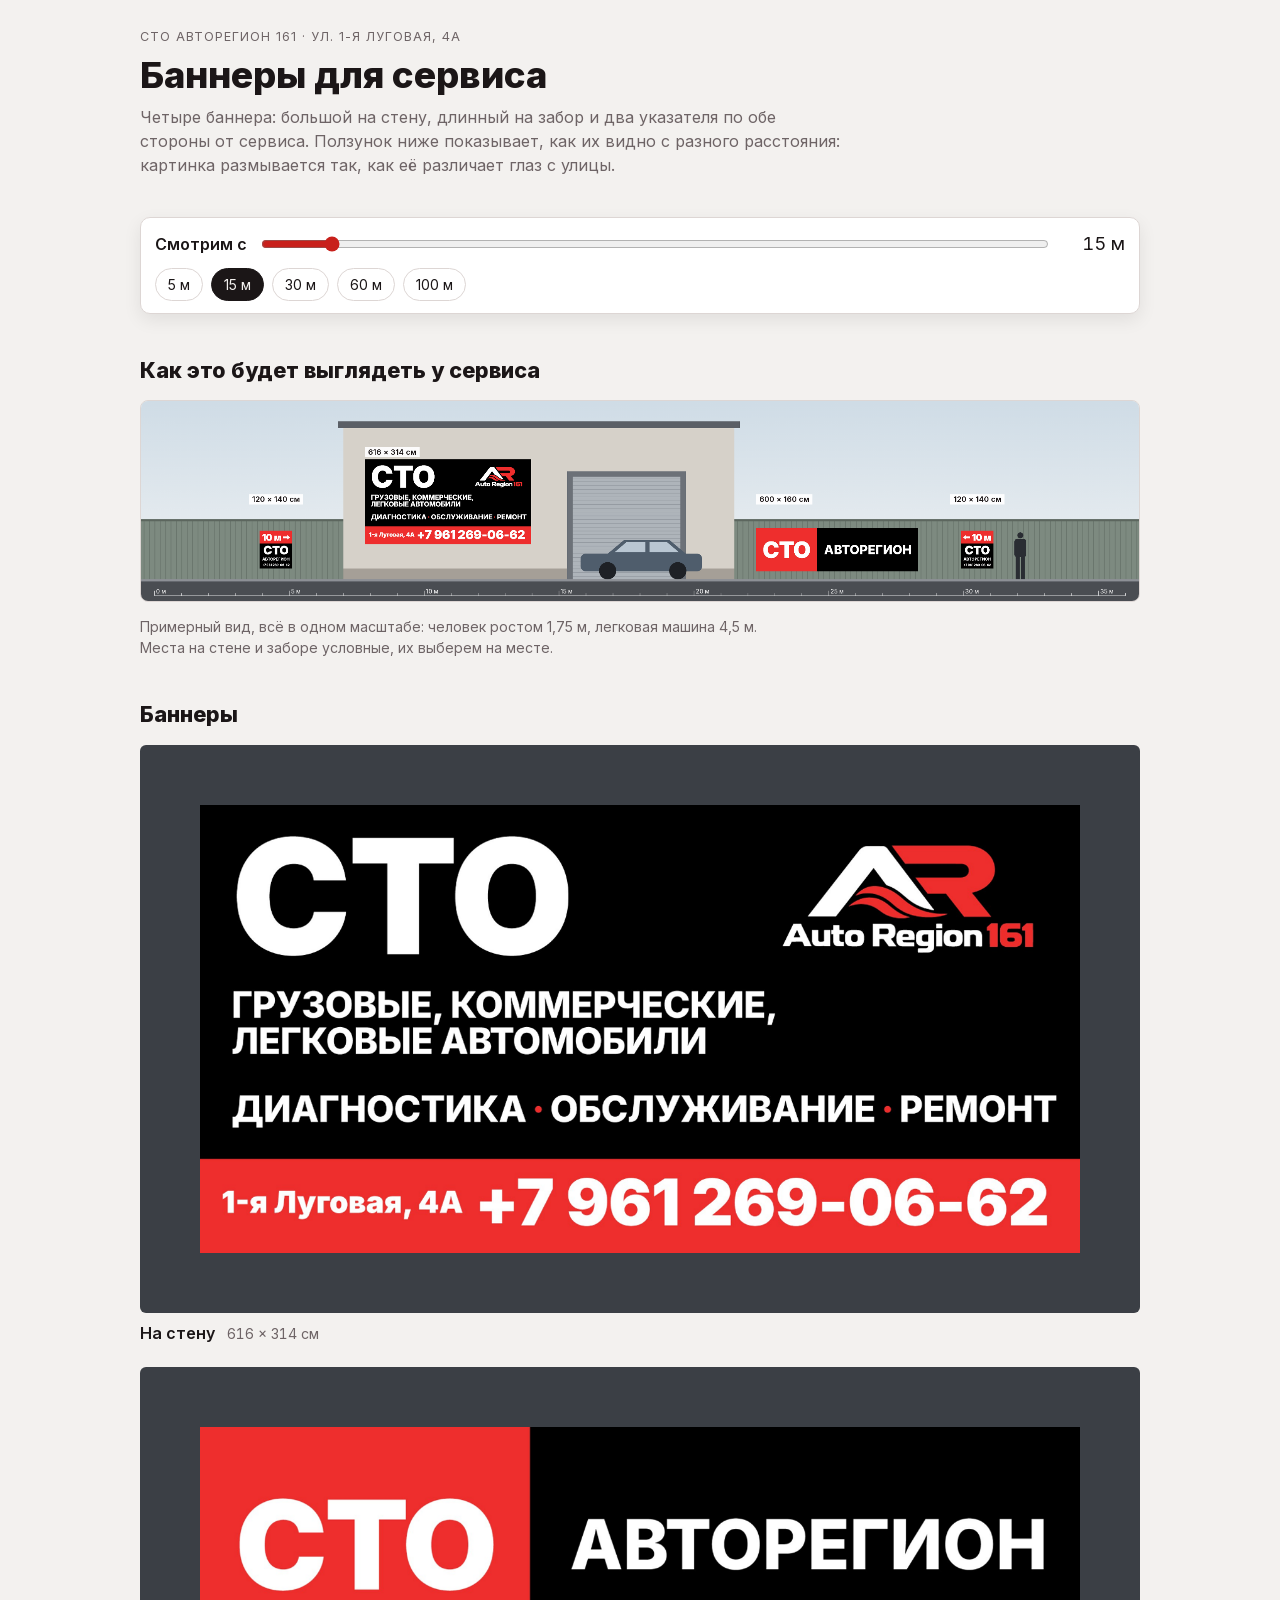
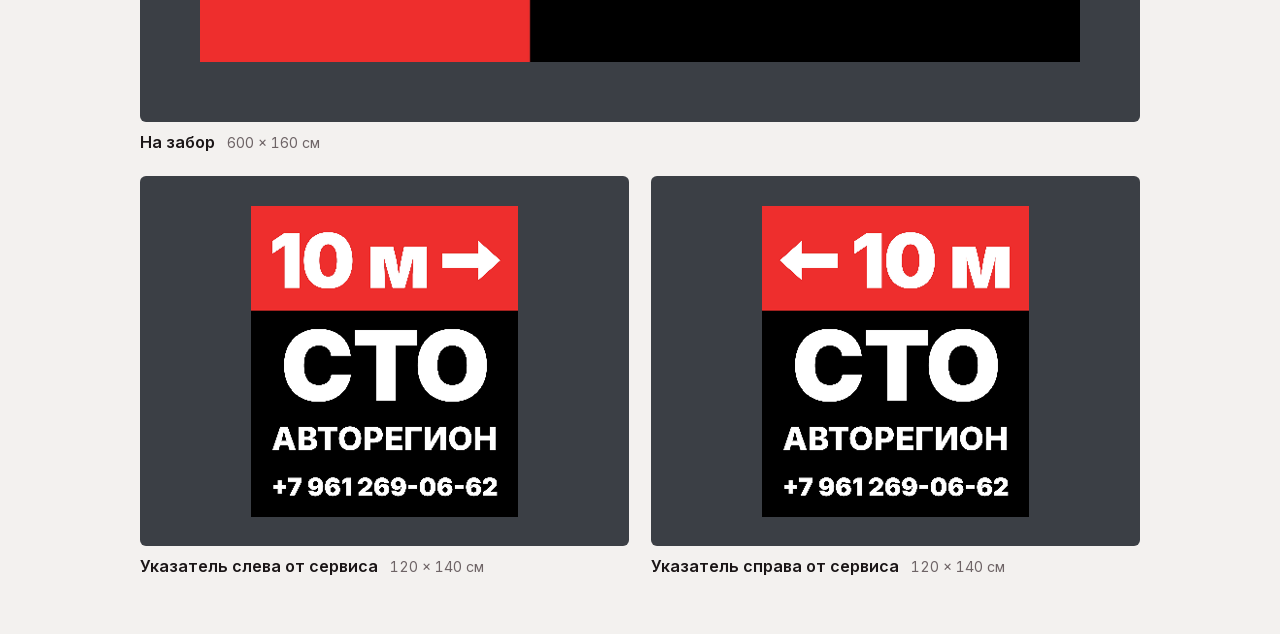
<file: bannery/index.html>
<!doctype html>
<html lang="ru">
<head>
<meta charset="utf-8">
<meta name="viewport" content="width=device-width, initial-scale=1, viewport-fit=cover">
<meta name="robots" content="noindex, nofollow">
<title>Баннеры СТО АвтоРегион</title>
<!-- Копия страницы для заказчика на github.io: открывается без VPN.
     Шрифт сайта лежит рядом, внешних запросов нет. Источник - ../zakazchiku.html. -->
<style>
@font-face { font-family: 'Inter'; font-weight: 100 900; font-display: swap; src: url(fonts/inter-cyrillic.woff2) format('woff2'); unicode-range: U+0400-045F, U+2116; }
@font-face { font-family: 'Inter'; font-weight: 100 900; font-display: swap; src: url(fonts/inter-latin.woff2) format('woff2'); unicode-range: U+0000-00FF, U+2000-206F; }
html { -webkit-text-size-adjust: 100%; }
body { margin: 0; }
img { max-width: 100%; }
</style>
<style>
/* Раскладка: одна колонка; ползунок расстояния прилипает сверху, под ним вид у сервиса в одном масштабе, ниже три баннера. */
:root {
  --bg: #f3f1ef;
  --panel: #ffffff;
  --ink: #1b1617;
  --muted: #6e6466;
  --line: #ddd6d4;
  --red: #c8201b;
  --wall: #3b3f45;
  --font: 'Inter', system-ui, -apple-system, 'Segoe UI', sans-serif;
  --mono: 'Inter', system-ui, sans-serif;
}
@media (prefers-color-scheme: dark) { :root:not([data-theme="light"]) {
  --bg: #120d0e; --panel: #1b1416; --ink: #f2eeed; --muted: #a39799; --line: #33282a;
  --red: #ff4a3f; --wall: #2c2f34; color-scheme: dark } }
:root[data-theme="dark"] {
  --bg: #120d0e; --panel: #1b1416; --ink: #f2eeed; --muted: #a39799; --line: #33282a;
  --red: #ff4a3f; --wall: #2c2f34; color-scheme: dark }

body { background: var(--bg); color: var(--ink); font-family: var(--font); font-size: 16px; line-height: 1.5; }
body::before { content: ""; position: fixed; inset: 0 0 auto; height: env(safe-area-inset-top, 0px); z-index: 10; background: var(--panel); }
.wrap { max-width: 1000px; margin: 0 auto; padding-block: 28px 56px;
  padding-left: max(16px, env(safe-area-inset-left, 0px)); padding-right: max(16px, env(safe-area-inset-right, 0px));
  display: grid; grid-template-columns: minmax(0, 1fr); gap: 40px; }
h1 { font-size: clamp(1.6rem, 4vw, 2.3rem); font-weight: 800; line-height: 1.1; text-wrap: balance; margin: 0; }
h2 { font-size: 1.35rem; font-weight: 800; margin: 0; text-wrap: balance; }
p { margin: 0; max-width: 70ch; }
.eyebrow { font-size: .78rem; letter-spacing: .08em; text-transform: uppercase; color: var(--muted); margin-bottom: 8px; }
.lead { color: var(--muted); margin-top: 10px; }
.note { font-size: .88rem; color: var(--muted); }
section { display: grid; gap: 14px; min-width: 0; }

.dial { position: sticky; top: env(safe-area-inset-top, 0px); z-index: 5; background: var(--panel); border: 1px solid var(--line);
  border-radius: 10px; padding: 12px 14px; display: grid; gap: 10px; box-shadow: 0 6px 18px rgba(0,0,0,.08); }
.ctrl { display: grid; grid-template-columns: auto 1fr auto; gap: 12px; align-items: center; }
.ctrl label { font-weight: 600; }
input[type=range] { width: 100%; accent-color: var(--red); }
.dist { font-family: var(--mono); font-size: 1.15rem; min-width: 5.5ch; text-align: right; font-variant-numeric: tabular-nums; }
.presets { display: flex; flex-wrap: wrap; gap: 8px; }
.presets button { font: inherit; font-size: .88rem; padding: 5px 12px; border-radius: 999px; border: 1px solid var(--line);
  background: transparent; color: var(--ink); cursor: pointer; }
.presets button[aria-pressed="true"] { background: var(--ink); color: var(--bg); border-color: var(--ink); }
.presets button:focus-visible, input:focus-visible { outline: 2px solid var(--red); outline-offset: 2px; }

.scene { overflow-x: auto; border-radius: 8px; border: 1px solid var(--line); }
.scene canvas { display: block; width: 100%; min-width: 760px; height: auto; }

.banners { display: grid; gap: 22px; grid-template-columns: minmax(0, 1fr); }
.pair { display: grid; gap: 22px; grid-template-columns: repeat(auto-fit, minmax(min(100%, 300px), 1fr)); align-items: start; }
figure { margin: 0; display: grid; gap: 8px; min-width: 0; }
figcaption { display: flex; flex-wrap: wrap; gap: 4px 12px; align-items: baseline; }
figcaption b { font-weight: 600; }
.size { font-family: var(--mono); font-size: .88rem; color: var(--muted); font-variant-numeric: tabular-nums; }
.wall { background: var(--wall); border-radius: 6px; padding: 6%; display: grid; place-items: center; }
.wall canvas { display: block; width: 100%; height: auto; }
.wall.tall canvas { width: 62%; }
@media (prefers-reduced-motion: reduce) { * { transition: none !important; } }
</style>
</head>

<body>
<div class="wrap">
  <header>
    <div class="eyebrow">СТО АвтоРегион 161 · ул. 1-я Луговая, 4А</div>
    <h1>Баннеры для сервиса</h1>
    <p class="lead">Четыре баннера: большой на стену, длинный на забор и два указателя по обе стороны от сервиса. Ползунок ниже показывает, как их видно с разного расстояния: картинка размывается так, как её различает глаз с улицы.</p>
  </header>

  <div class="dial" role="group" aria-label="Расстояние до баннеров">
    <div class="ctrl">
      <label for="d">Смотрим с</label>
      <input id="d" type="range" min="3" max="150" step="1" value="15">
      <span class="dist" id="dv">15 м</span>
    </div>
    <div class="presets">
      <button type="button" data-d="5">5 м</button>
      <button type="button" data-d="15">15 м</button>
      <button type="button" data-d="30">30 м</button>
      <button type="button" data-d="60">60 м</button>
      <button type="button" data-d="100">100 м</button>
    </div>
  </div>

  <section aria-labelledby="sc">
    <h2 id="sc">Как это будет выглядеть у сервиса</h2>
    <div class="scene"><canvas id="scene" aria-label="Стена сервиса с большим баннером, ворота, забор с длинным баннером и указателем; человек и машина для масштаба"></canvas></div>
    <p class="note">Примерный вид, всё в одном масштабе: человек ростом 1,75 м, легковая машина 4,5 м. Места на стене и заборе условные, их выберем на месте.</p>
  </section>

  <section aria-labelledby="bn">
    <h2 id="bn">Баннеры</h2>
    <div class="banners">
      <figure>
        <div class="wall"><canvas data-src="banner-1-616x314_prevyu.jpg" data-mm="6160" data-page="626x324" aria-label="Баннер на стену"></canvas></div>
        <figcaption><b>На стену</b><span class="size">616 × 314 см</span></figcaption>
      </figure>
      <figure>
        <div class="wall"><canvas data-src="banner-3b-600x160_prevyu.jpg" data-mm="6000" data-page="610x170" aria-label="Баннер на забор"></canvas></div>
        <figcaption><b>На забор</b><span class="size">600 × 160 см</span></figcaption>
      </figure>
      <div class="pair">
        <figure>
          <div class="wall tall"><canvas data-src="banner-2b-vpravo-120x140_prevyu.jpg" data-mm="1200" data-page="130x150" aria-label="Указатель со стрелкой вправо"></canvas></div>
          <figcaption><b>Указатель слева от сервиса</b><span class="size">120 × 140 см</span></figcaption>
        </figure>
        <figure>
          <div class="wall tall"><canvas data-src="banner-2b-120x140_prevyu.jpg" data-mm="1200" data-page="130x150" aria-label="Указатель со стрелкой влево"></canvas></div>
          <figcaption><b>Указатель справа от сервиса</b><span class="size">120 × 140 см</span></figcaption>
        </figure>
      </div>
    </div>
  </section>
</div>

<script>
(() => {
  const ARCMIN_MM_PER_M = 0.2909;   // 1 угловая минута - разрешение нормального глаза - на 1 м расстояния
  const BLEED_CM = 5;               // запас под проклейку в файлах, на готовом баннере его нет
  const range = document.getElementById('d');
  const out = document.getElementById('dv');
  const buttons = [...document.querySelectorAll('.presets button')];

  const load = src => new Promise(ok => { const i = new Image(); i.onload = () => ok(i); i.src = src; });

  // Кадр без запаса: обрезаем 5 см с каждой стороны
  function crop(img, page) {
    const [pw, ph] = page.split('x').map(Number);
    const sx = img.naturalWidth * BLEED_CM / pw, sy = img.naturalHeight * BLEED_CM / ph;
    const c = document.createElement('canvas');
    c.width = Math.round(img.naturalWidth - 2 * sx); c.height = Math.round(img.naturalHeight - 2 * sy);
    c.getContext('2d').drawImage(img, sx, sy, c.width, c.height, 0, 0, c.width, c.height);
    return c;
  }

  // Размыть картинку под глаз на расстоянии d и нарисовать в target
  function blurTo(target, src, widthMm, d) {
    const w = Math.max(6, Math.min(src.width, Math.round(widthMm / (d * ARCMIN_MM_PER_M))));
    const h = Math.max(4, Math.round(w * src.height / src.width));
    const small = document.createElement('canvas');
    small.width = w; small.height = h;
    const s = small.getContext('2d');
    s.imageSmoothingEnabled = true; s.imageSmoothingQuality = 'high';
    s.drawImage(src, 0, 0, w, h);
    const t = target.getContext('2d');
    t.imageSmoothingEnabled = true; t.imageSmoothingQuality = 'high';
    t.clearRect(0, 0, target.width, target.height);
    t.drawImage(small, 0, 0, target.width, target.height);
  }

  // ---- Вид у сервиса, всё в метрах ----
  const SCENE_W = 37, SCENE_H = 7.4, GROUND = 0.8, PX = 100;   // ширина и высота сцены, асфальт под землёй, точек на метр
  const OX = 7;                                                 // сколько метров сцены левее здания: там второй указатель
  function scene(b1, b3, b2, b2r) {
    const c = document.createElement('canvas');
    c.width = SCENE_W * PX; c.height = SCENE_H * PX;
    const g = c.getContext('2d');
    const X = m => (m + OX) * PX, Y = m => (SCENE_H - GROUND - m) * PX;   // x от угла здания, y от земли вверх
    const rect = (x, y, w, h, col) => { g.fillStyle = col; g.fillRect(X(x), Y(y + h), w * PX, h * PX); };

    const sky = g.createLinearGradient(0, 0, 0, Y(0));
    sky.addColorStop(0, '#cfdce6'); sky.addColorStop(1, '#eef1f3');
    g.fillStyle = sky; g.fillRect(0, 0, c.width, Y(0));
    rect(-OX, -GROUND, SCENE_W, GROUND, '#4a4d52');                // асфальт
    rect(-OX, -0.08, SCENE_W, 0.08, '#8d9096');                    // бордюр

    // здание сервиса
    rect(0.5, 0, 14.5, 5.6, '#d6d1c9');
    rect(0.5, 0, 14.5, 0.4, '#a59f97');
    rect(0.3, 5.6, 14.9, 0.25, '#5b5f66');
    // ворота
    rect(8.8, 0, 4.4, 4.0, '#6c7178');
    rect(9.0, 0, 4.0, 3.8, '#aeb4ba');
    g.fillStyle = '#959ba2';
    for (let y = 0.12; y < 3.8; y += 0.14) g.fillRect(X(9.0), Y(y), 4.0 * PX, 2);

    // забор из профлиста
    [[-OX, 0.5], [15, 30]].forEach(([a, b]) => {
      rect(a, 0, b - a, 2.2, '#7d8a80');
      g.fillStyle = '#6b776e';
      for (let x = a + 0.1; x < b; x += 0.2) g.fillRect(X(x), Y(2.2), 3, 2.2 * PX);
      rect(a, 2.15, b - a, 0.07, '#5c665e');
    });

    // баннеры в настоящих размерах
    const put = (img, x, y, w, h) => g.drawImage(img, X(x), Y(y + h), w * PX, h * PX);
    put(b1, 1.3, 1.3, 6.16, 3.14);
    put(b3, 15.8, 0.3, 6.0, 1.6);
    put(b2, 23.4, 0.4, 1.2, 1.4);
    put(b2r, -2.6, 0.4, 1.2, 1.4);

    // машина у ворот
    g.fillStyle = '#4f5d6c';
    g.beginPath(); g.roundRect(X(9.3), Y(0.95), 4.5 * PX, 0.65 * PX, 18); g.fill();
    g.beginPath();
    g.moveTo(X(10.3), Y(0.95)); g.lineTo(X(10.9), Y(1.45)); g.lineTo(X(12.6), Y(1.45)); g.lineTo(X(13.2), Y(0.95)); g.closePath(); g.fill();
    g.fillStyle = '#b9c6d2';
    g.beginPath(); g.moveTo(X(10.55), Y(1.0)); g.lineTo(X(11.0), Y(1.38)); g.lineTo(X(11.7), Y(1.38)); g.lineTo(X(11.7), Y(1.0)); g.closePath(); g.fill();
    g.beginPath(); g.moveTo(X(11.85), Y(1.0)); g.lineTo(X(11.85), Y(1.38)); g.lineTo(X(12.5), Y(1.38)); g.lineTo(X(12.95), Y(1.0)); g.closePath(); g.fill();
    g.fillStyle = '#1e2126';
    [10.3, 12.9].forEach(x => { g.beginPath(); g.arc(X(x), Y(0.32), 0.32 * PX, 0, Math.PI * 2); g.fill(); });

    // человек у указателя
    g.fillStyle = '#2a2d33';
    const px = 25.6;
    g.beginPath(); g.arc(X(px), Y(1.63), 0.11 * PX, 0, Math.PI * 2); g.fill();
    g.beginPath(); g.roundRect(X(px - 0.22), Y(1.5), 0.44 * PX, 0.68 * PX, 10); g.fill();
    g.fillRect(X(px - 0.17), Y(0.86), 0.15 * PX, 0.86 * PX);
    g.fillRect(X(px + 0.02), Y(0.86), 0.15 * PX, 0.86 * PX);
    return c;
  }

  // Подписи и линейка поверх размытия: они нужны чёткими на любом расстоянии
  function sceneOverlay(c) {
    const g = c.getContext('2d');
    const k = c.width / SCENE_W;
    const X = m => (m + OX) * k, Y = m => (SCENE_H - GROUND - m) * k;
    g.font = `600 ${0.28 * k}px Inter, system-ui, sans-serif`;
    g.textBaseline = 'bottom';
    const label = (txt, x, y) => {
      const w = g.measureText(txt).width + 0.24 * k;
      g.fillStyle = 'rgba(255,255,255,.92)'; g.fillRect(X(x), Y(y) - 0.4 * k, w, 0.38 * k);
      g.fillStyle = '#1b1617'; g.fillText(txt, X(x) + 0.12 * k, Y(y) - 0.06 * k);
    };
    label('616 × 314 см', 1.3, 4.5);
    label('600 × 160 см', 15.8, 2.75);
    label('120 × 140 см', 23.0, 2.75);
    label('120 × 140 см', -3.0, 2.75);
    // линейка по асфальту
    g.strokeStyle = 'rgba(255,255,255,.75)'; g.fillStyle = 'rgba(255,255,255,.85)';
    g.lineWidth = Math.max(1, 0.02 * k);
    const base = Y(-0.6);
    g.beginPath(); g.moveTo(X(0.5 - OX), base); g.lineTo(X(SCENE_W - OX - 0.5), base); g.stroke();
    g.font = `500 ${0.22 * k}px Inter, system-ui, sans-serif`;
    g.textBaseline = 'alphabetic';
    for (let m = 0; m <= SCENE_W - 1; m++) {
      const x = X(0.5 - OX + m), t = m % 5 === 0 ? 0.18 : 0.09;
      g.beginPath(); g.moveTo(x, base); g.lineTo(x, base - t * k); g.stroke();
      if (m % 5 === 0) g.fillText(m + ' м', x + 0.06 * k, base - 0.08 * k);
    }
  }

  const items = [];
  Promise.all([...document.querySelectorAll('canvas[data-src]')].map(async c => {
    const src = crop(await load(c.dataset.src), c.dataset.page);
    c.width = 1400; c.height = Math.round(1400 * src.height / src.width);
    const it = { c, src, mm: +c.dataset.mm };
    items.push(it);
    return it;
  })).then(list => {
    const sc = document.getElementById('scene');
    sc.width = 2400; sc.height = Math.round(2400 * SCENE_H / SCENE_W);
    items.push({ c: sc, src: scene(list[0].src, list[1].src, list[3].src, list[2].src), mm: SCENE_W * 1000, overlay: sceneOverlay });
    update();
  });

  function update() {
    const d = +range.value;
    out.textContent = d + ' м';
    buttons.forEach(b => b.setAttribute('aria-pressed', String(+b.dataset.d === d)));
    items.forEach(it => { blurTo(it.c, it.src, it.mm, d); it.overlay && it.overlay(it.c); });
  }

  range.addEventListener('input', update);
  buttons.forEach(b => b.addEventListener('click', () => { range.value = b.dataset.d; update(); }));
  out.textContent = range.value + ' м';
})();
</script>
</body>
</html>
</file>
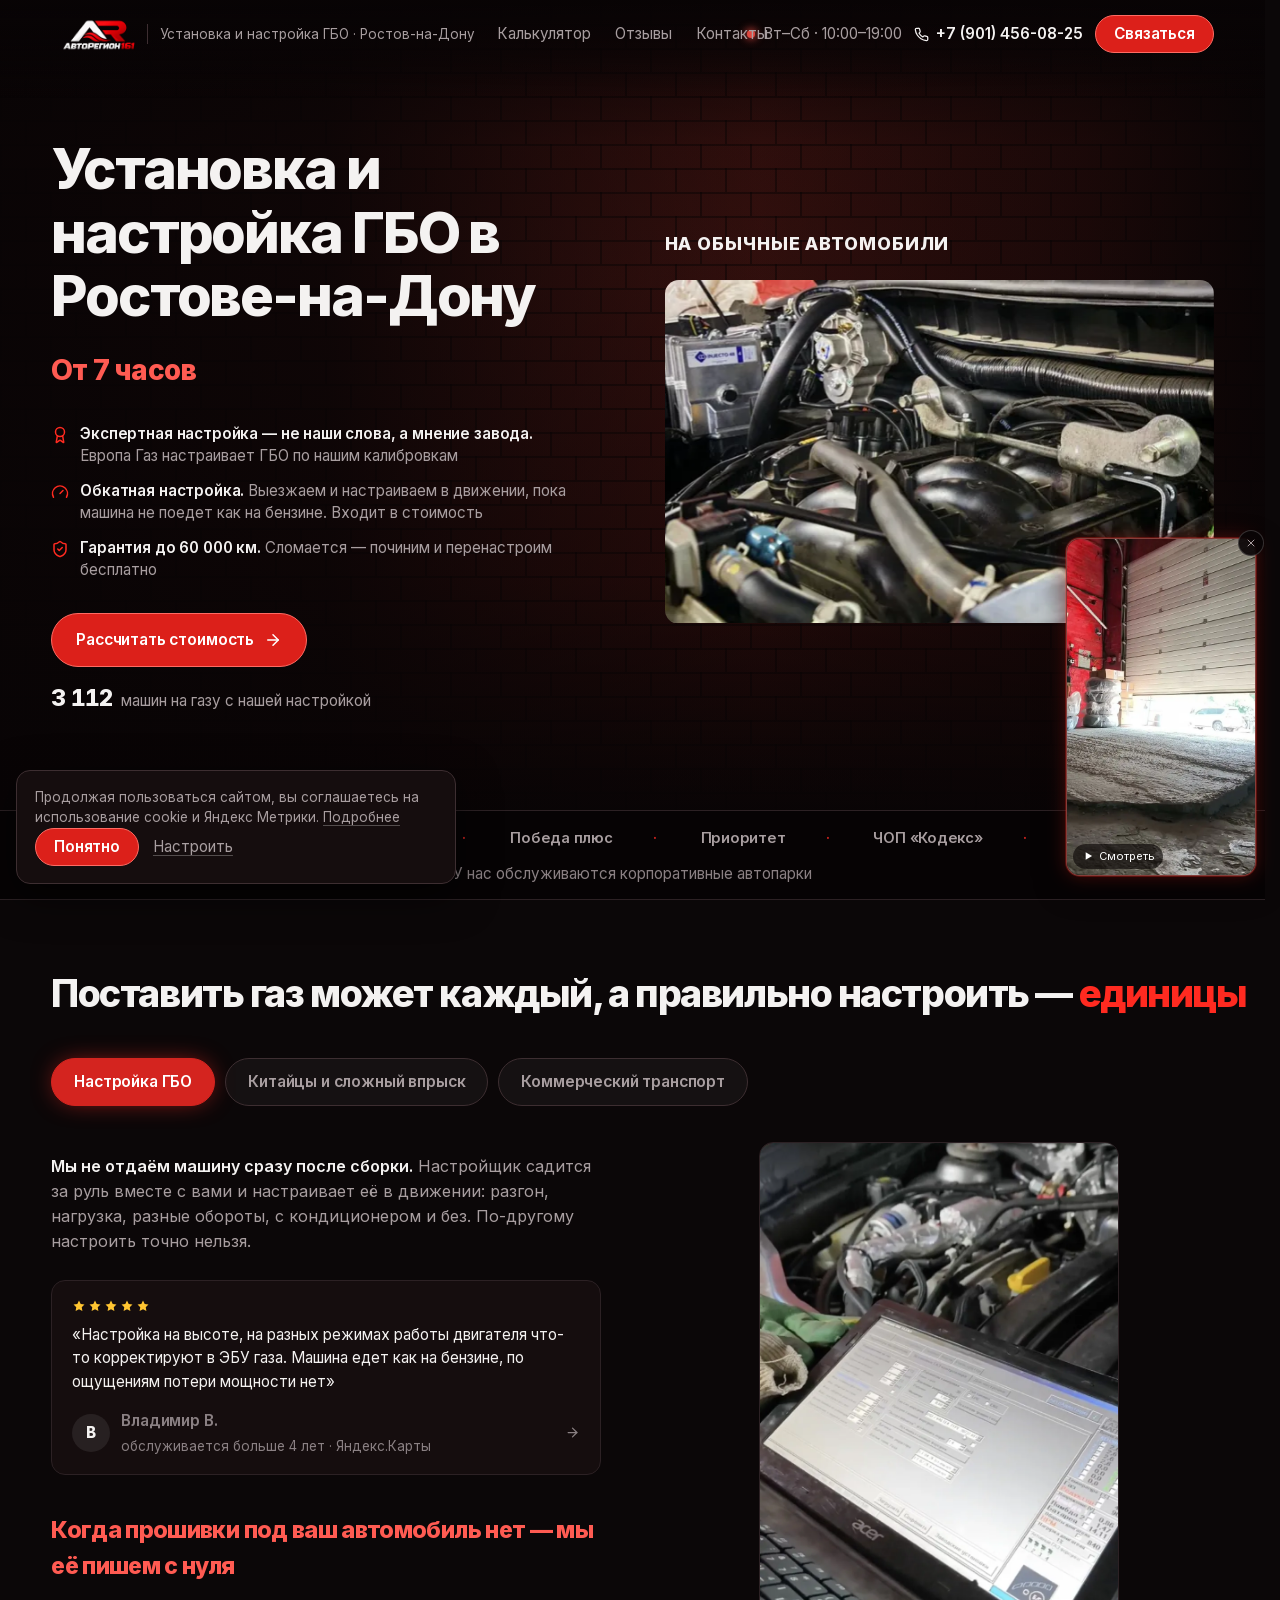
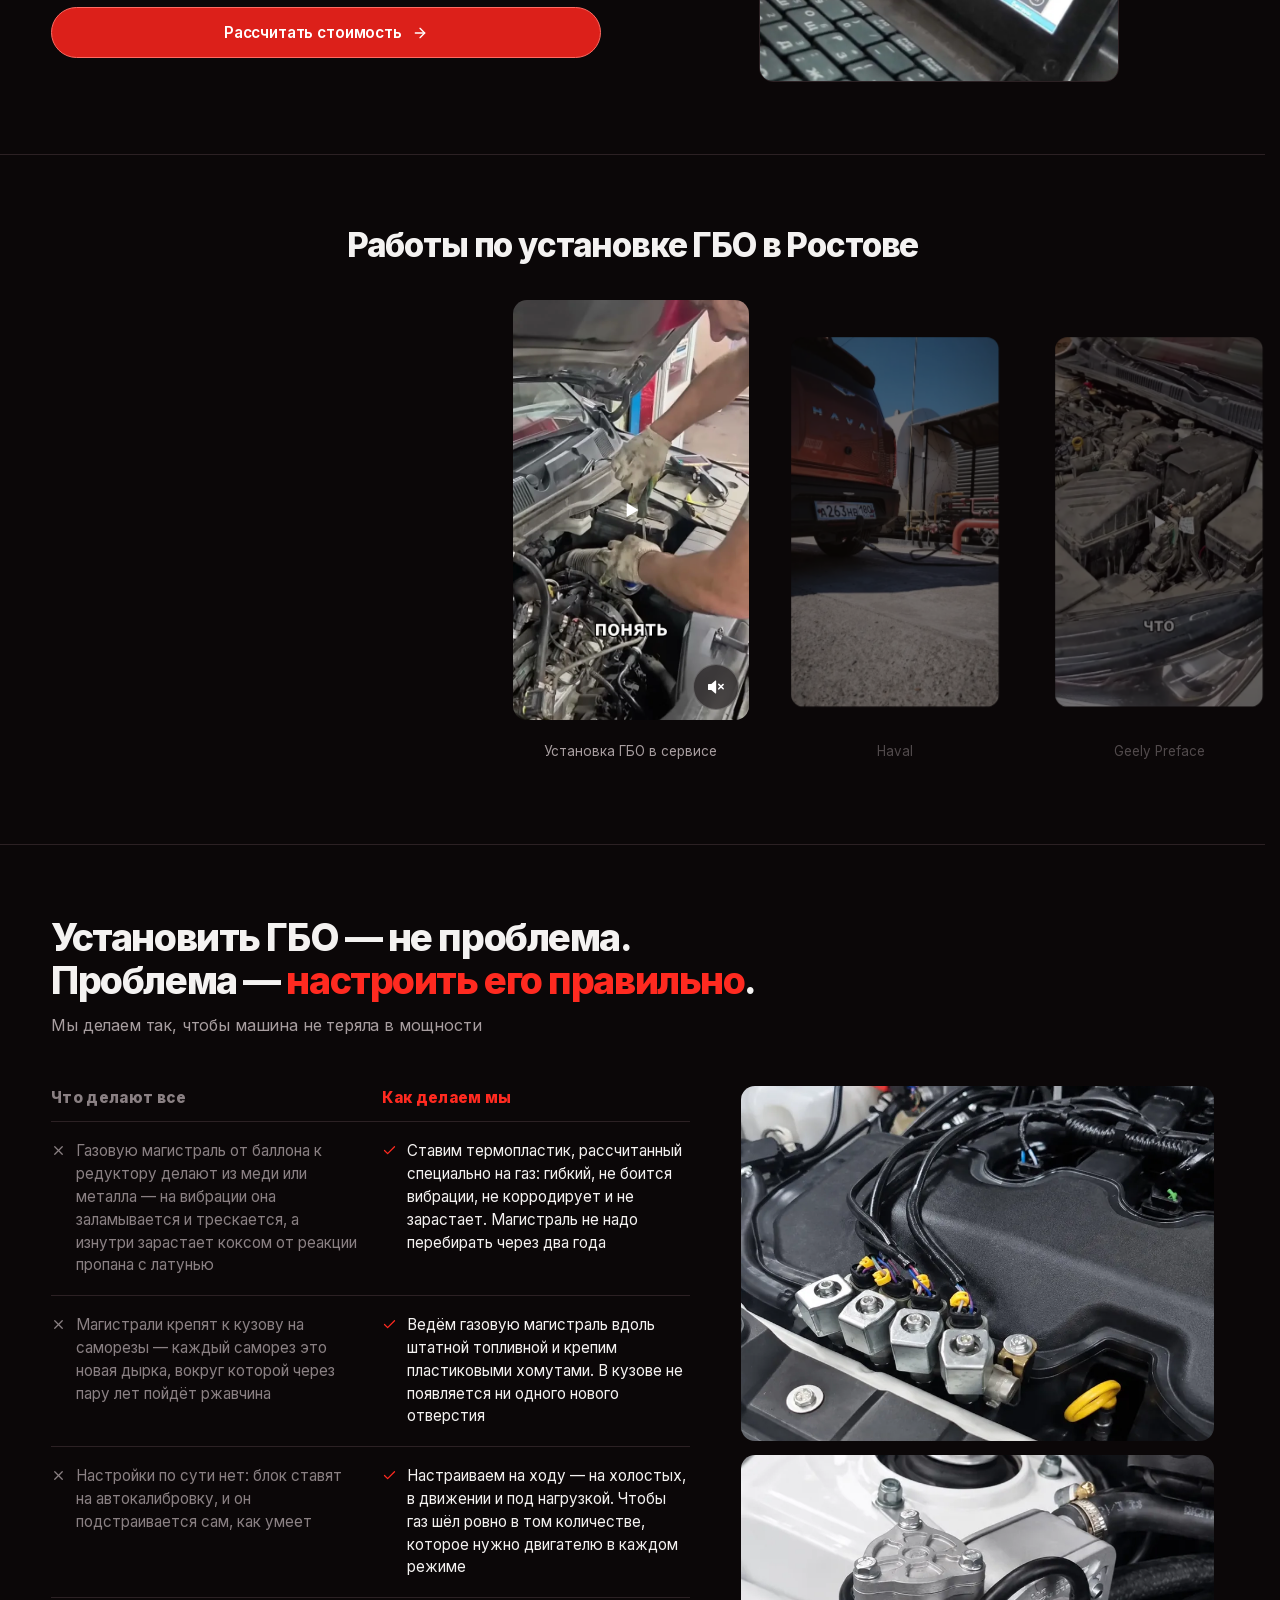
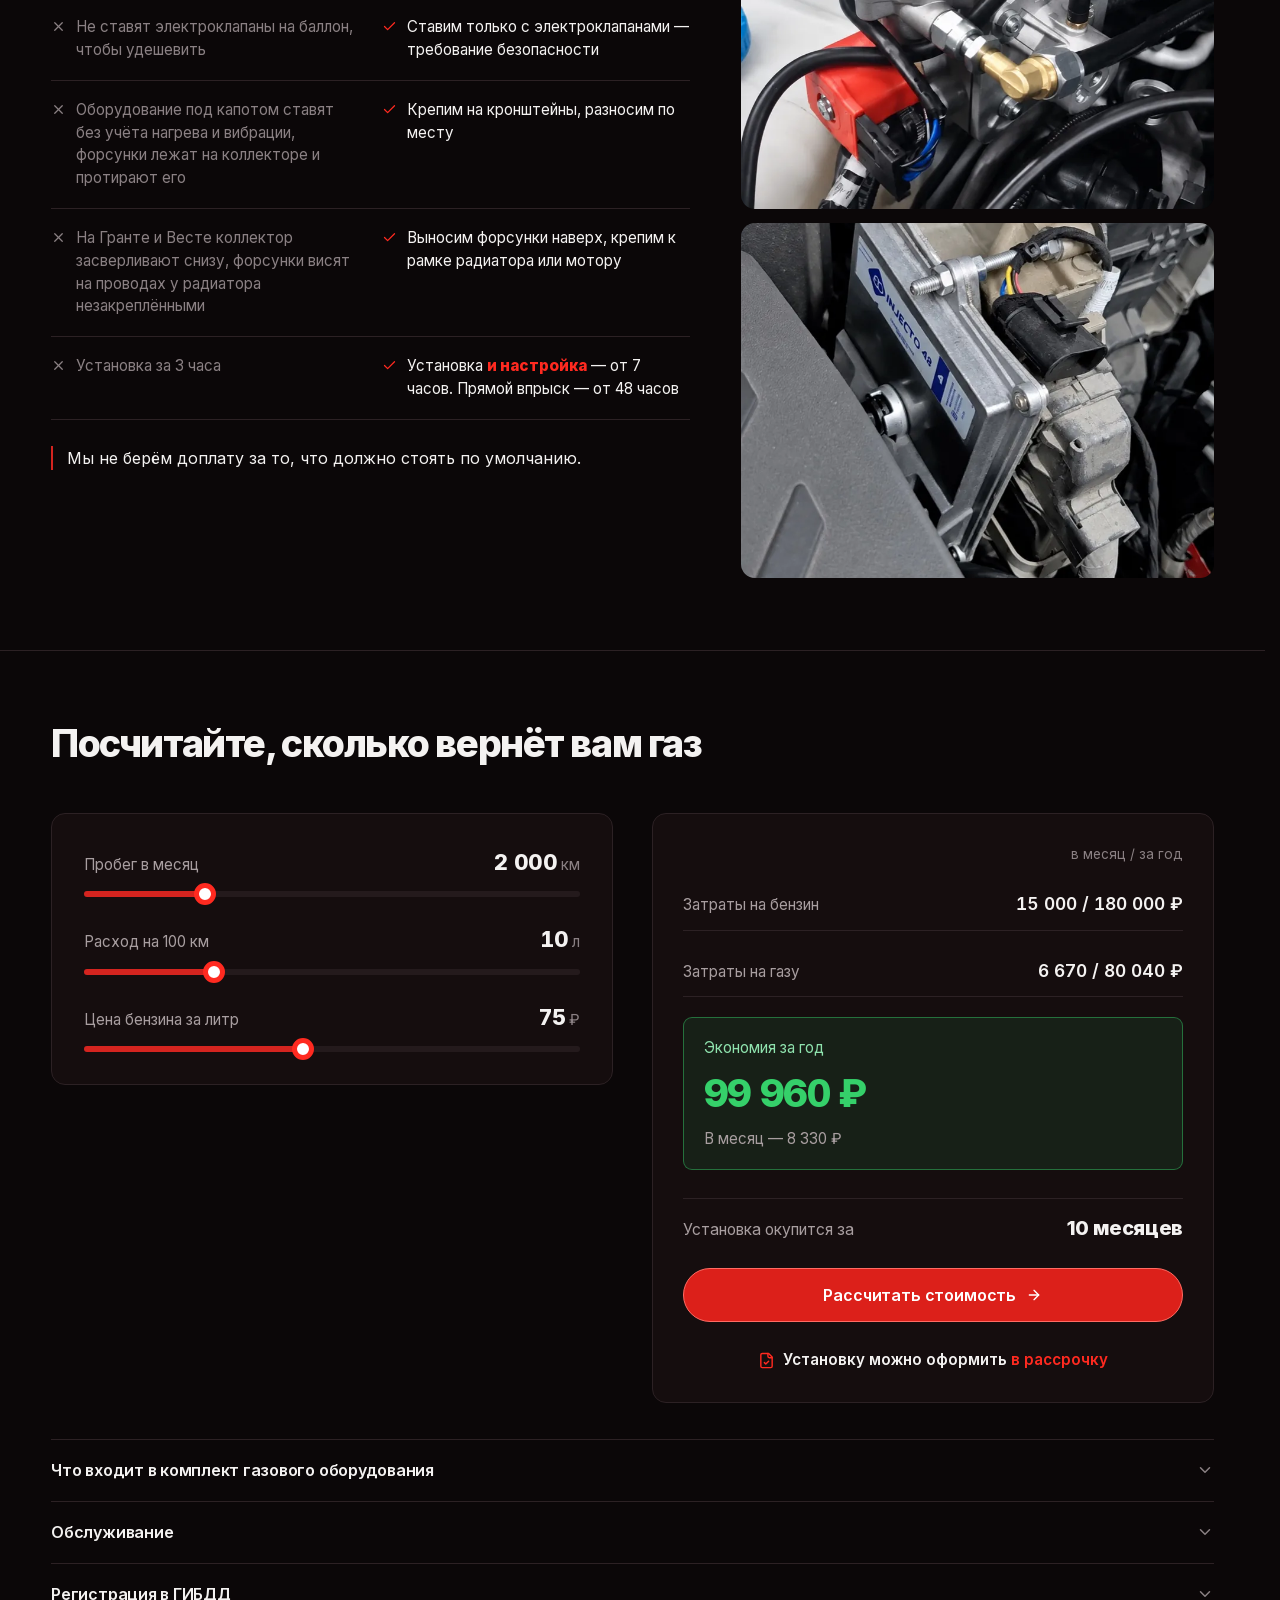
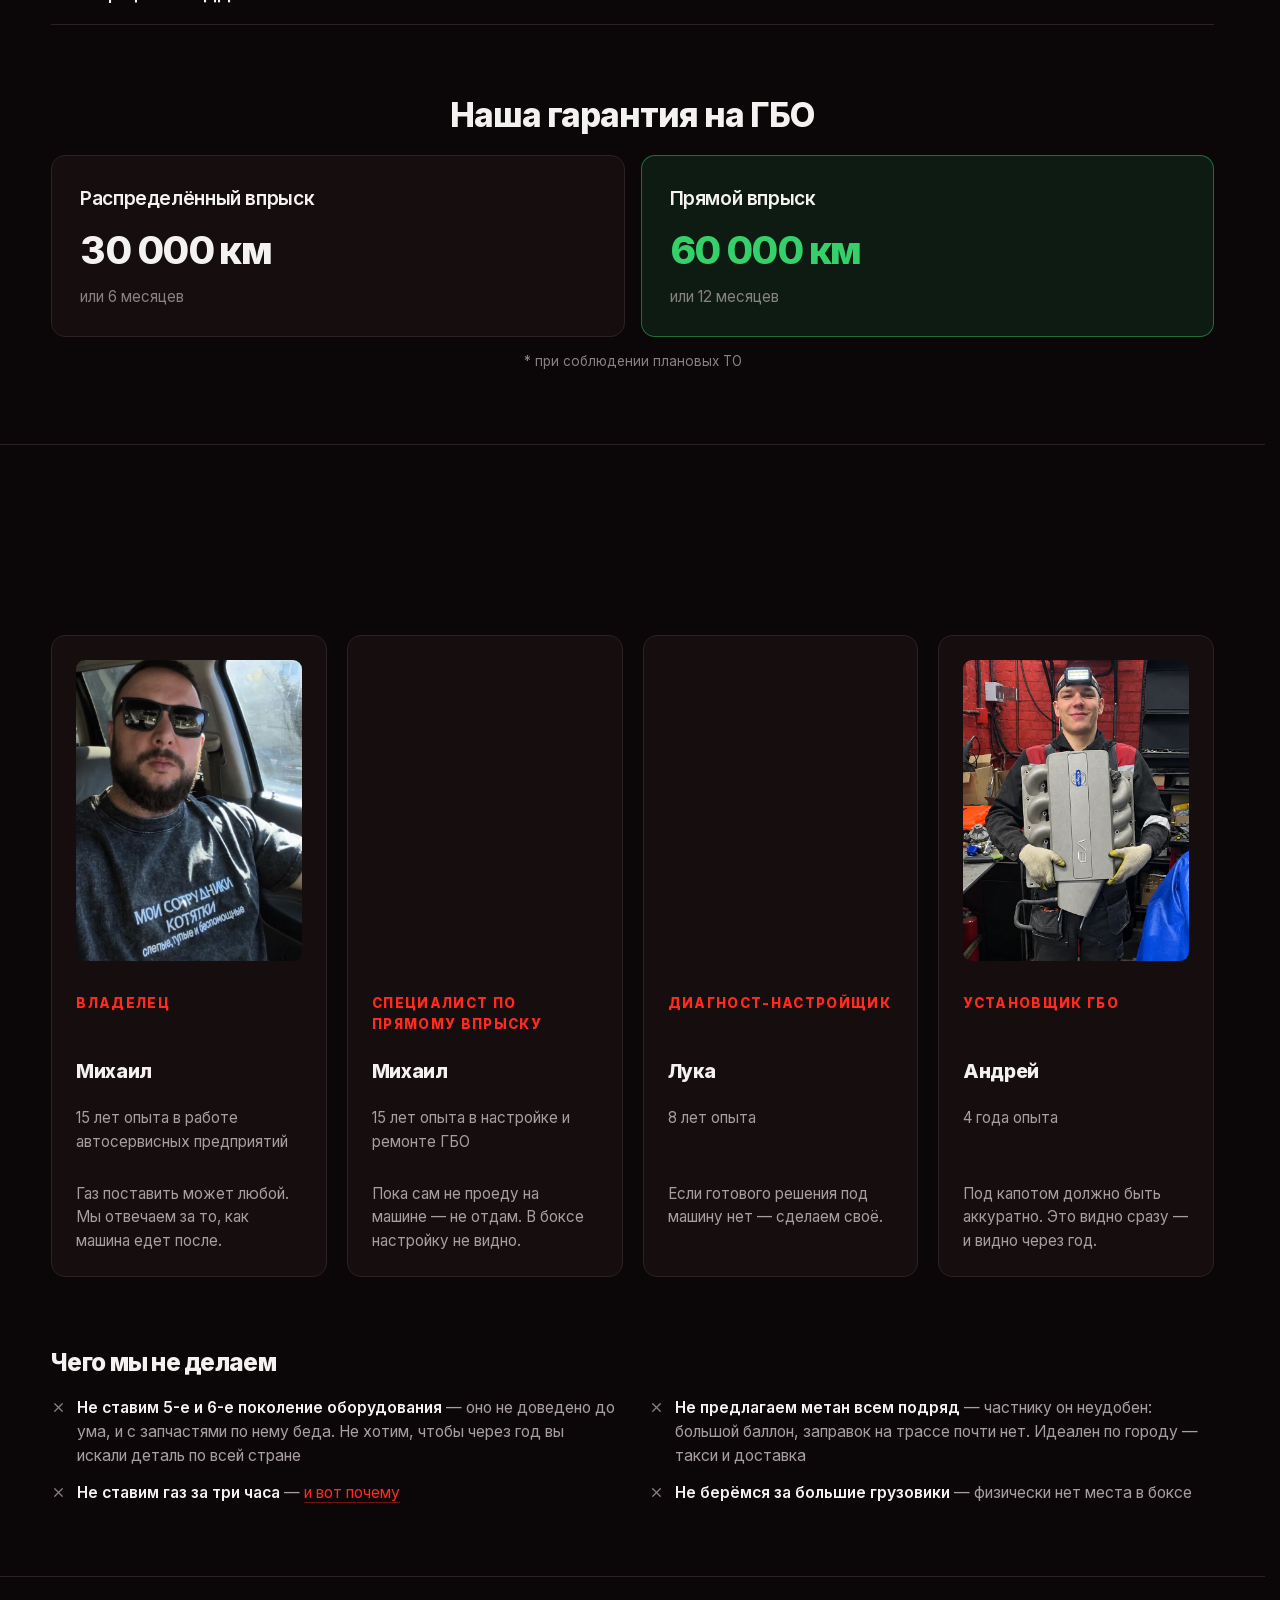
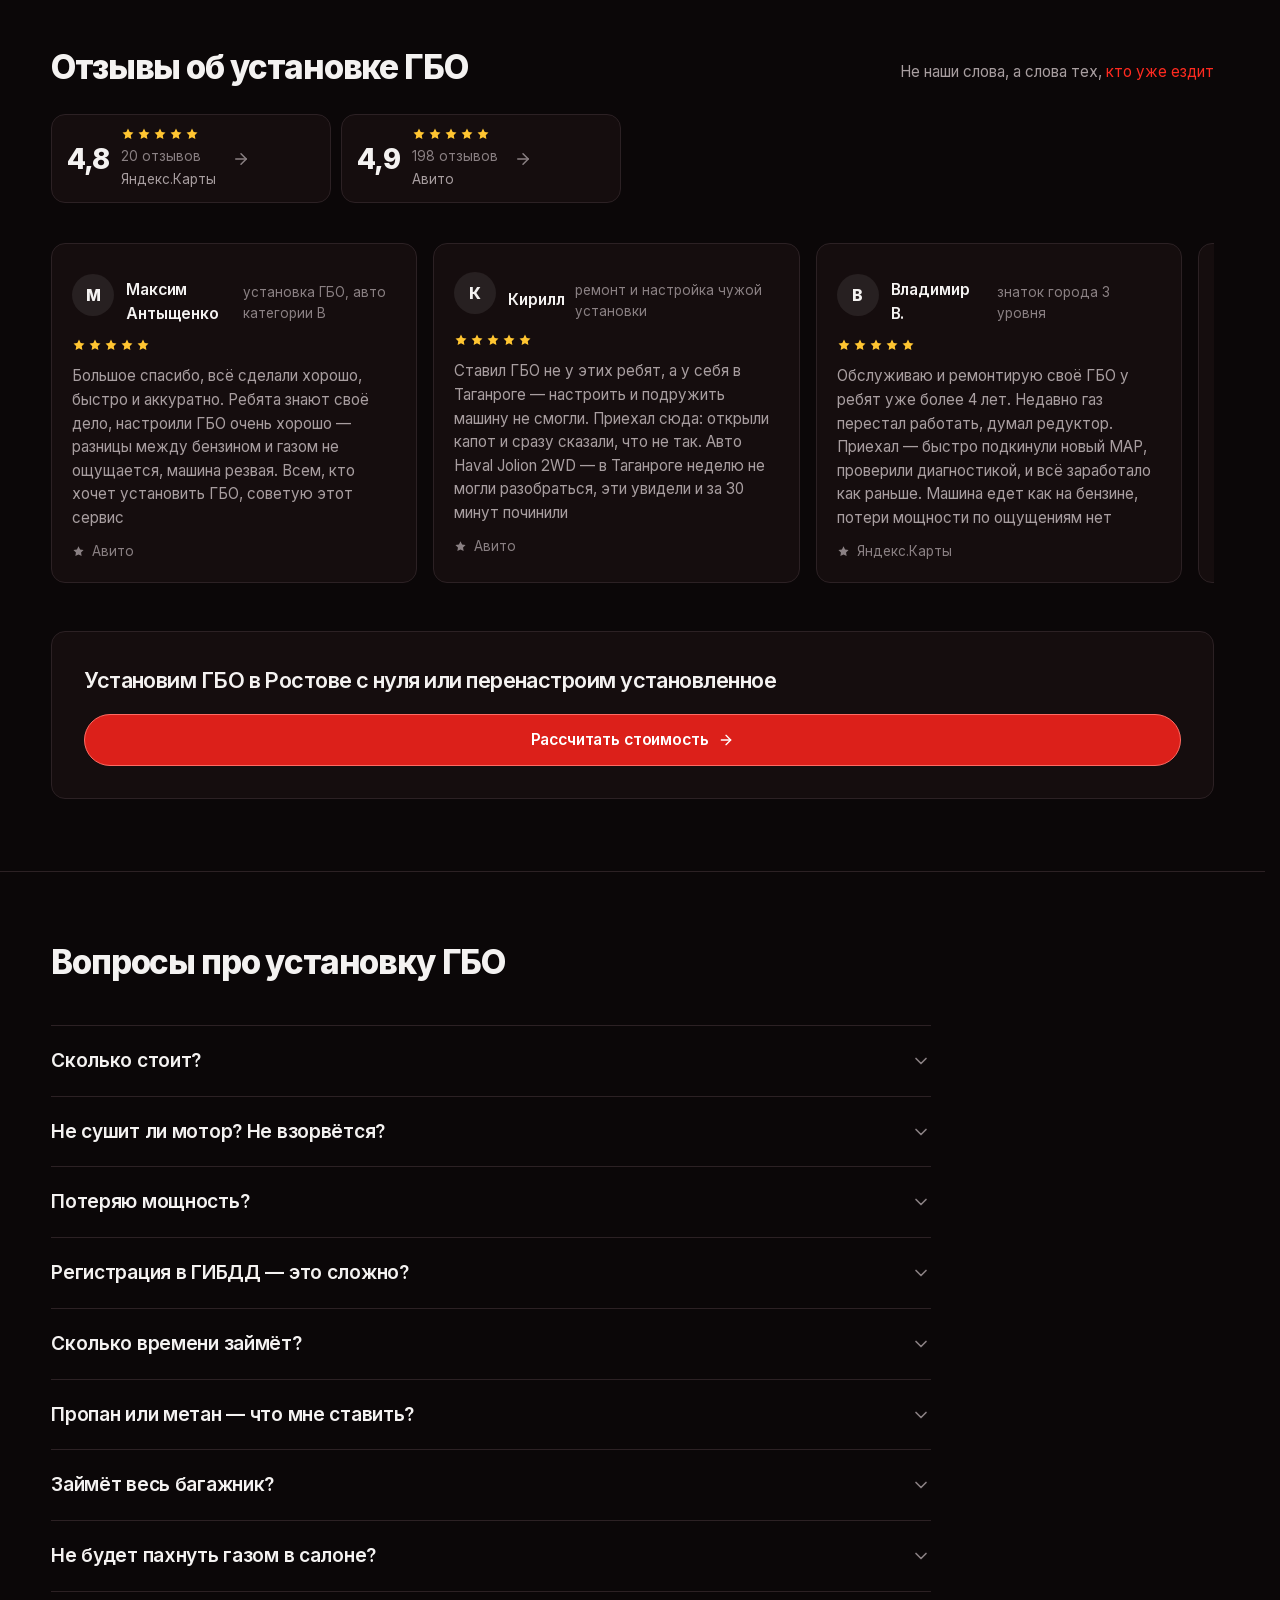
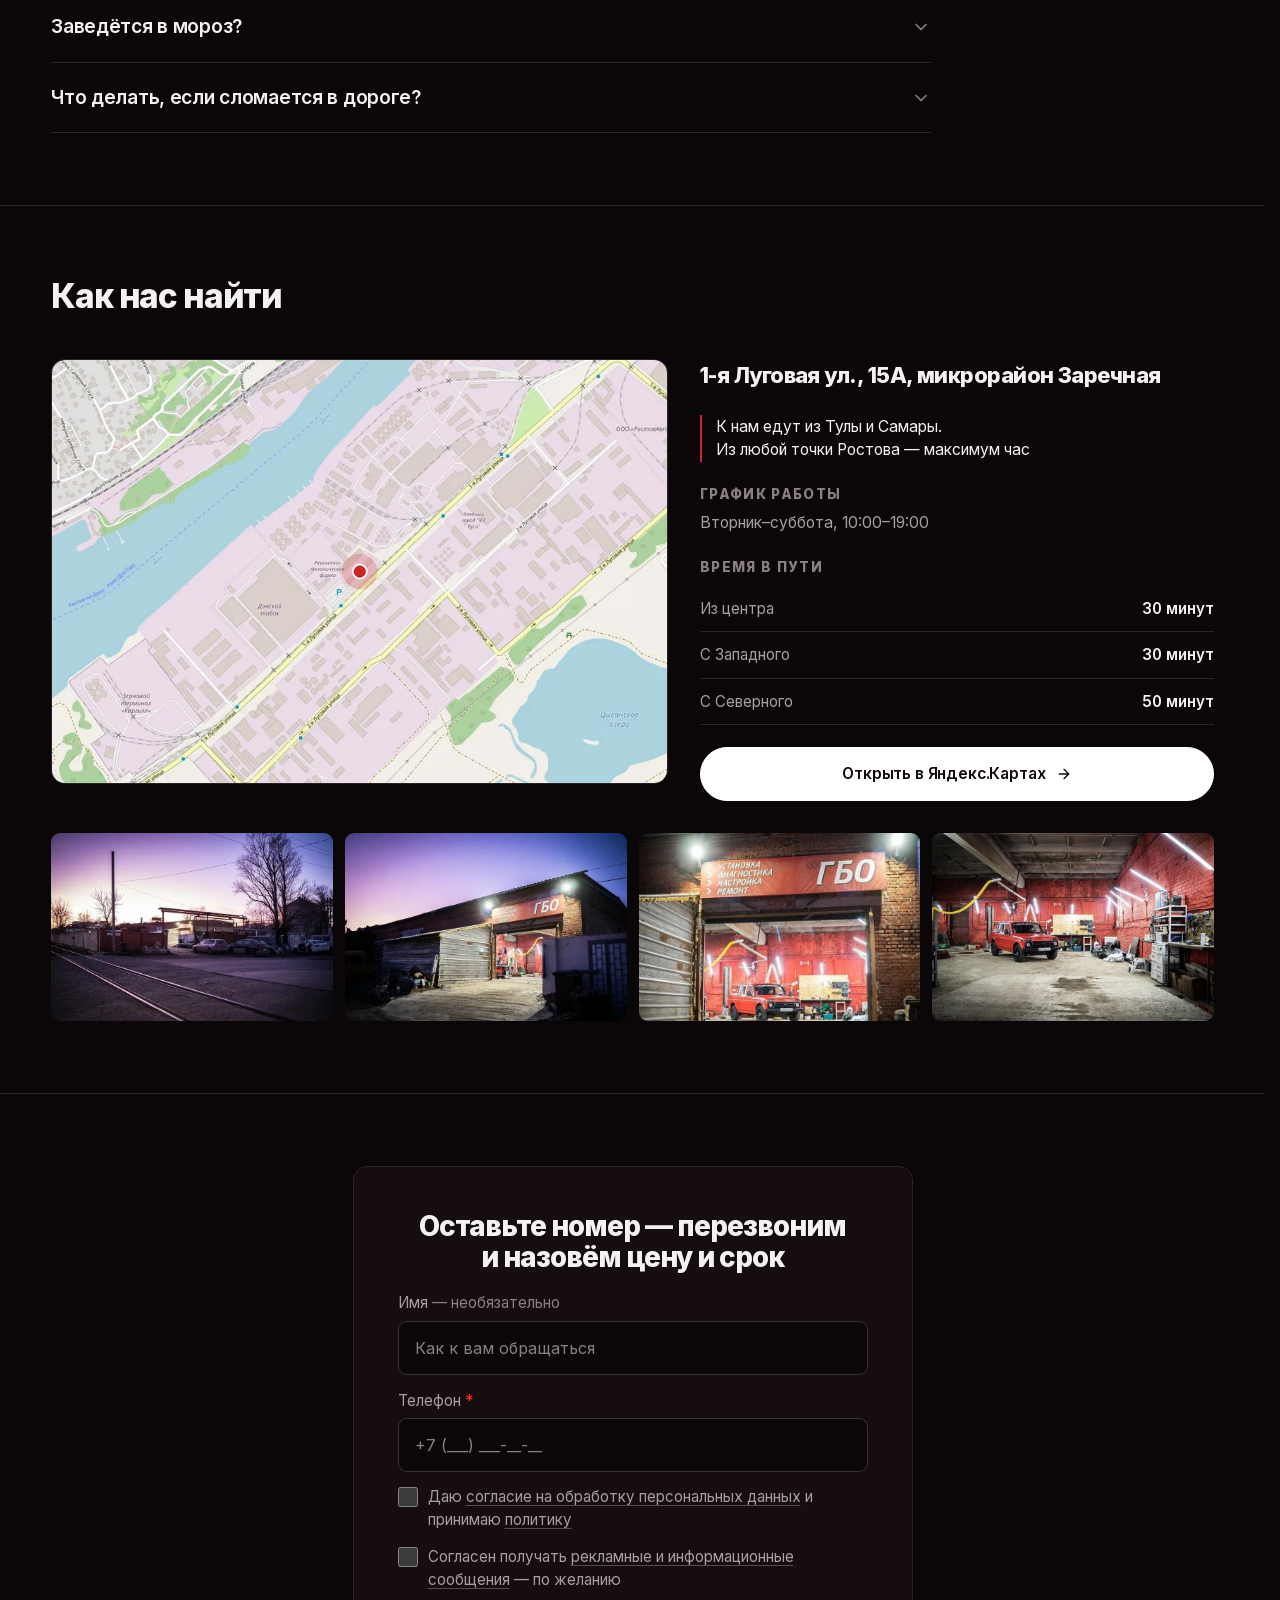
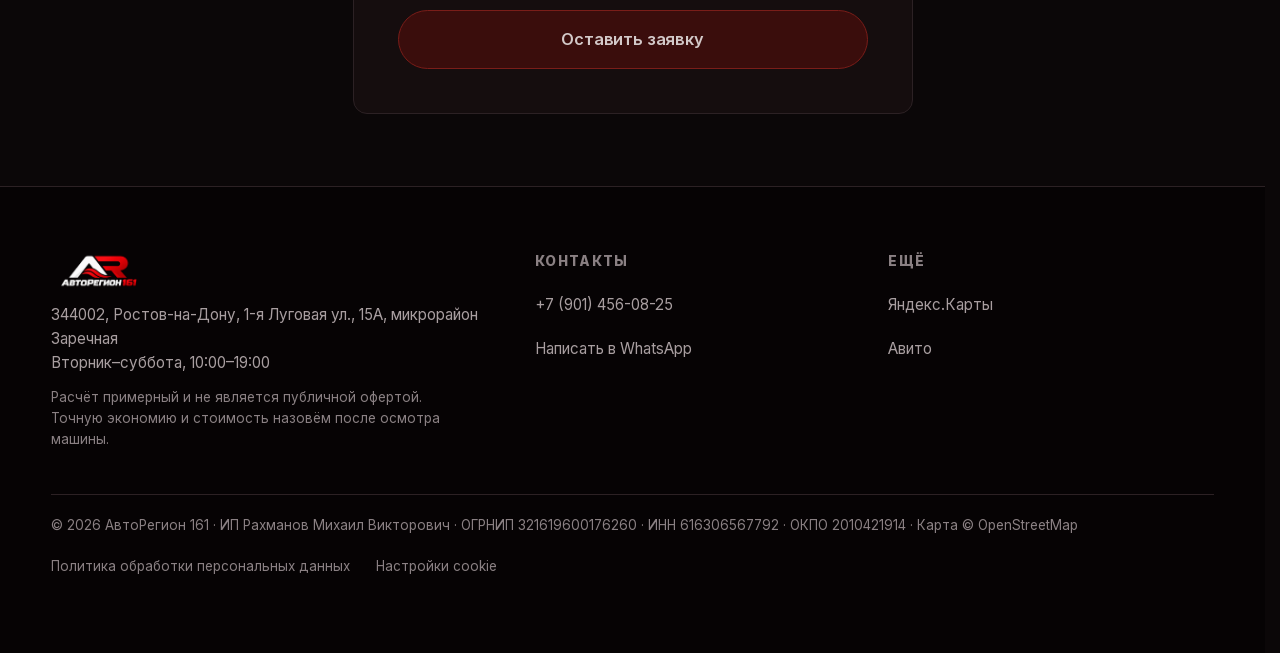
<file: maket/index.html>
<!DOCTYPE html>
<html lang="ru">
<head>
  <meta charset="UTF-8">
  <meta name="robots" content="noindex, nofollow">
  <meta name="viewport" content="width=device-width, initial-scale=1">
  <!-- Яндекс Метрика, счётчик 112780919. Код Яндекса без изменений.
       Работает сразу; не запускается у тех, кто отказался от аналитики
       в уведомлении о cookie (выбор хранится в браузере), и в снимке
       страницы для поисковиков (?prerender). -->
  <script>
    window.arMetrika = function () {
      /* Снимок для поисковиков собирает Chrome с компьютера разработчика (prerender.py).
         Настоящий счётчик записывал бы каждую сборку как визит с локального адреса
         в отчёты заказчика - здесь его закрываем, для всех способов запуска. */
      if (/[?&]prerender\b/.test(location.search)) return;
      if (window.arMetrika.done) return;
      window.arMetrika.done = true;
      (function(m,e,t,r,i,k,a){
          m[i]=m[i]||function(){(m[i].a=m[i].a||[]).push(arguments)};
          m[i].l=1*new Date();
          for (var j = 0; j < document.scripts.length; j++) {if (document.scripts[j].src === r) { return; }}
          k=e.createElement(t),a=e.getElementsByTagName(t)[0],k.async=1,k.src=r,a.parentNode.insertBefore(k,a)
      })(window, document,'script','https://mc.yandex.ru/metrika/tag.js?id=112780919', 'ym');
      ym(112780919, 'init', {ssr:true, webvisor:true, clickmap:true, ecommerce:"dataLayer", referrer: document.referrer, url: location.href, accurateTrackBounce:true, trackLinks:true});
    };
    try { if (localStorage.getItem('ar161-cookie') !== 'no') window.arMetrika(); } catch (e) { window.arMetrika(); }
  </script>
  <!-- сайт всегда тёмный, даже при светлой теме у человека -->
  <meta name="color-scheme" content="dark">
  <meta name="theme-color" content="#0b0708">

  <title>Установка ГБО в Ростове-на-Дону — газовое оборудование на авто</title>
  <meta name="description" content="Установка ГБО 4 поколения в Ростове-на-Дону: газовое оборудование на легковые авто, прямой впрыск, метан для коммерции. Цену назовём после осмотра машины. Обслуживание и ремонт ГБО, регистрация в ГИБДД.">

  <!-- превью ссылки в WhatsApp, Telegram и соцсетях -->
  <meta property="og:type" content="website">
  <meta property="og:locale" content="ru_RU">
  <meta property="og:site_name" content="АвтоРегион 161">
  <meta property="og:title" content="Установка и настройка ГБО в Ростове-на-Дону">
  <meta property="og:description" content="Настройка в движении, гарантия до 60 000 км, регистрация в ГИБДД. Прямой, комбинированный и распределённый впрыск.">
  <meta property="og:url" content="https://lab-gbo.ru/">
  <meta property="og:image" content="https://lab-gbo.ru/img/og.jpg">
  <meta property="og:image:width" content="1200">
  <meta property="og:image:height" content="630">
  <meta name="twitter:card" content="summary_large_image">
  <meta name="twitter:title" content="Установка и настройка ГБО в Ростове-на-Дону">
  <meta name="twitter:description" content="Настройка в движении, гарантия до 60 000 км, регистрация в ГИБДД.">
  <meta name="twitter:image" content="https://lab-gbo.ru/img/og.jpg">

  <!-- значок сайта -->
  <link rel="icon" href="favicon.ico" sizes="any">
  <link rel="icon" type="image/png" sizes="192x192" href="icon-192.png">
  <link rel="apple-touch-icon" href="apple-touch-icon.png">

  <!-- шрифт лежит на самом сайте; кириллицу грузим заранее — ею набран первый экран -->
  <link rel="preload" href="fonts/inter-cyrillic.woff2" as="font" type="font/woff2" crossorigin>
  <!-- движение из шаблона «Голубая тяжесть» (business/sites/shablony/golubaya-tyazhest).
       Класс dv прячет то, что должно выехать; нет скрипта - страница видна целиком. -->
  <script>document.documentElement.classList.add('dv')</script>
  <!--dvizhenie-css--><style>/* =====================================================================
   ГОЛУБАЯ ТЯЖЕСТЬ — движение. Приёмы с deepbook.tech без сторонних библиотек.
   Подключается вместе с dvizhenie.js. Каждый приём включается пометкой
   в разметке, список и примеры — в INDEX.md рядом.

   Всё, что прячется до появления, прячется только под классом .dv на
   <html>. Его ставит одна строка в <head> (см. INDEX.md). Нет скрипта или
   человек выключил анимации в системе — страница показывается целиком,
   без движения.
   ===================================================================== */
:root {
  /* «Тяжёлая» кривая: медленный старт, быстрая середина, мягкая посадка.
     У deepbook она стоит на всём по умолчанию — отсюда ощущение веса. */
  --ease-heavy: cubic-bezier(.65, 0, .35, 1);
  /* Длинный выдох: рывок и долгий дотяг. Для выезда заголовков. */
  --ease-exhale: cubic-bezier(.19, 1, .22, 1);
  /* Цвет, которым «перебирается» подпись под цифрой */
  --dv-accent: var(--accent, #1e6ef3);
}

/* --- Заголовок выезжает строками: data-reveal --- */
.dv [data-reveal]:not(.is-in) { visibility: hidden; }
.dv-w { display: inline-block; }

/* --- Дети блока появляются по очереди: data-stagger --- */
.dv [data-stagger]:not(.is-in) > * { opacity: 0; }

/* --- Цифры-барабаны: data-count --- */
.dv-reel {
  display: inline-block;
  overflow: hidden;
  vertical-align: top;
  text-align: center;
}
.dv-reel__col { display: flex; flex-direction: column; align-items: center; }
.dv-reel__col > span { display: block; }
.dv-scramble { white-space: nowrap; }
.dv-scramble > span { display: inline-block; text-align: center; }

/* --- Линия с квадратиками: data-divider --- */
/* Без скрипта квадратики стоят по краям — это и есть конечная точка */
[data-divider] {
  --size: 9px;
  position: relative;
  display: flex;
  justify-content: space-between;
  align-items: center;
  height: var(--size);
}
[data-divider]::before {
  content: "";
  position: absolute;
  left: 0;
  right: 0;
  top: 50%;
  height: 1px;
  background: currentColor;
  opacity: .2;
}
[data-divider] > i {
  position: relative;
  width: var(--size);
  height: var(--size);
  background: var(--dv-accent);
  will-change: transform;
}</style><!--/dvizhenie-css-->
  <link rel="stylesheet" href="fonts.css?v=1790852573">

  <link rel="stylesheet" href="theme.css?v=1790852573">
  <link rel="stylesheet" href="base.css?v=1790852573">
  <link rel="stylesheet" href="blocks.css?v=1790852573">

  <!-- Карточка организации для Яндекса и Google. Название, адрес, часы и телефон
       должны совпадать с тем, что на странице и в карточке Яндекс Бизнеса: менять
       их надо везде разом. Перечень услуг (hasOfferCatalog) сюда кладёт
       python3 prerender.py из content.js - руками не править.
       Рейтинга и числа отзывов в разметке нет намеренно: оценку, которую сайт
       присвоил себе сам, поисковики считают накруткой. Звёзды придут из карточки
       на Яндекс.Картах. -->
  <!--org-schema-->
  <script type="application/ld+json">
  {
    "@context": "https://schema.org",
    "@type": "AutoRepair",
    "@id": "https://lab-gbo.ru/#organization",
    "name": "АвтоРегион 161",
    "description": "Установка и настройка ГБО на прямой, комбинированный и распределённый впрыск в Ростове-на-Дону.",
    "url": "https://lab-gbo.ru/",
    "image": "https://lab-gbo.ru/img/og.jpg",
    "logo": "https://lab-gbo.ru/img/logo.png",
    "telephone": "+79014560825",
    "email": "gantz777@yandex.ru",
    "priceRange": "$$",
    "paymentAccepted": "Банковская карта (терминал в сервисе), безналичный расчёт по счёту для организаций",
    "hasMap": "https://yandex.ru/maps/org/auto_region_161/36590169441",
    "address": {
      "@type": "PostalAddress",
      "streetAddress": "1-я Луговая ул., 15А",
      "addressLocality": "Ростов-на-Дону",
      "addressRegion": "Ростовская область",
      "postalCode": "344002",
      "addressCountry": "RU"
    },
    "geo": {
      "@type": "GeoCoordinates",
      "latitude": 47.1971194,
      "longitude": 39.692322
    },
    "openingHoursSpecification": [
      {
        "@type": "OpeningHoursSpecification",
        "dayOfWeek": [
          "Tuesday",
          "Wednesday",
          "Thursday",
          "Friday",
          "Saturday"
        ],
        "opens": "10:00",
        "closes": "19:00"
      }
    ],
    "areaServed": {
      "@type": "City",
      "name": "Ростов-на-Дону"
    },
    "sameAs": [
      "https://yandex.ru/maps/org/auto_region_161/36590169441",
      "https://www.avito.ru/user/2ec8f488d6c462e51975e09f963d90b4/profile?src=sharing"
    ],
    "hasOfferCatalog": {
      "@type": "OfferCatalog",
      "name": "Услуги",
      "itemListElement": [
        {
          "@type": "Offer",
          "itemOffered": {
            "@type": "Service",
            "name": "Установка ГБО",
            "description": "Установка газобаллонного оборудования на автомобили с распределённым, прямым и комбинированным впрыском: крепление на кронштейнах, пропаянные соединения, газовая трасса на термопластике."
          },
          "priceSpecification": {
            "@type": "PriceSpecification",
            "minPrice": 80000,
            "priceCurrency": "RUB",
            "valueAddedTaxIncluded": true
          }
        },
        {
          "@type": "Offer",
          "itemOffered": {
            "@type": "Service",
            "name": "Настройка ГБО в движении",
            "description": "Настройщик садится за руль вместе с владельцем и настраивает газ в движении: разгон, нагрузка, разные обороты, с кондиционером и без. Если готовой прошивки под автомобиль нет, пишем её с нуля."
          }
        },
        {
          "@type": "Offer",
          "itemOffered": {
            "@type": "Service",
            "name": "ГБО на прямой впрыск",
            "description": "Установка и настройка ГБО на моторах с прямым впрыском (GDI, FSI, TFSI, TSI), в том числе на китайских автомобилях. Газ встраиваем в заводскую систему так, чтобы машина работала как с автосалона."
          },
          "priceSpecification": {
            "@type": "PriceSpecification",
            "minPrice": 160000,
            "priceCurrency": "RUB",
            "valueAddedTaxIncluded": true
          }
        },
        {
          "@type": "Offer",
          "itemOffered": {
            "@type": "Service",
            "name": "ГБО на комбинированный впрыск",
            "description": "Установка и настройка ГБО на моторах с двумя типами форсунок сразу: в коллекторе и в камере сгорания. Согласуем работу всех трёх типов форсунок: два заводских и газовые."
          }
        },
        {
          "@type": "Offer",
          "itemOffered": {
            "@type": "Service",
            "name": "ГБО на коммерческий транспорт",
            "description": "Установка метанового ГБО на Газели, Ducato, «Фермер» и фургоны: опрессовка, электроклапаны на баллоне, проверка каждого соединения. Работаем с юрлицами: счета на организацию, договоры."
          }
        },
        {
          "@type": "Offer",
          "itemOffered": {
            "@type": "Service",
            "name": "Обкатная настройка в движении",
            "description": "Выезжаем и донастраиваем оборудование в движении, чтобы сохранить мощность двигателя. Входит в стоимость установки."
          }
        },
        {
          "@type": "Offer",
          "itemOffered": {
            "@type": "Service",
            "name": "Регистрация ГБО в ГИБДД",
            "description": "Берём на себя лабораторию, техотдел МРЭО, оформление СБКТС и запись на фотофиксацию. Владельцу остаётся один визит в МРЭО в конце. Дополнительная услуга."
          }
        }
      ]
    }
  }
  </script>
  <!--/org-schema-->
  <!-- частые вопросы для Яндекса и Google; собирается из content.js командой python3 prerender.py -->
  <!--faq-schema-->
  <script type="application/ld+json">
  {
    "@context": "https://schema.org",
    "@type": "FAQPage",
    "mainEntity": [
      {
        "@type": "Question",
        "name": "Сколько стоит?",
        "acceptedAnswer": {
          "@type": "Answer",
          "text": "Распределённый впрыск — от 80 000 ₽, прямой впрыск — от 160 000 ₽. Цена зависит от числа цилиндров и от того, какое оборудование встанет на вашу машину. В неё уже входит настройка в движении и первое обслуживание. Точную цифру назовём после осмотра."
        }
      },
      {
        "@type": "Question",
        "name": "Не сушит ли мотор? Не взорвётся?",
        "acceptedAnswer": {
          "@type": "Answer",
          "text": "Нет, это миф. Мотор «сушит» не газ, а плохая настройка: слишком бедная смесь перегревает цилиндры. Правильно настроенный газ мотору не вредит — наоборот. У пропана октановое число 105, выше, чем у бензина: нет детонации, топливо сгорает чисто, без нагара на свечах, клапанах и поршнях. И это безопасно — заводы сами выпускают машины на газу: Volkswagen, Mercedes, Opel, KIA, Hyundai."
        }
      },
      {
        "@type": "Question",
        "name": "Потеряю мощность?",
        "acceptedAnswer": {
          "@type": "Answer",
          "text": "На пропане просадки нет — машина едет один в один как на бензине. Октановое число пропана 105, выше обычного бензина: топливо сгорает лучше. Для турбомоторов это отдельный плюс — уходит детонация."
        }
      },
      {
        "@type": "Question",
        "name": "Регистрация в ГИБДД — это сложно?",
        "acceptedAnswer": {
          "@type": "Answer",
          "text": "Сложное берём на себя: лабораторию, техотдел МРЭО, оформление СБКТС и запись на фотофиксацию. Вам остаётся один визит в МРЭО в конце — по закону машину предъявляет владелец. Это дополнительная услуга."
        }
      },
      {
        "@type": "Question",
        "name": "Сколько времени займёт?",
        "acceptedAnswer": {
          "@type": "Answer",
          "text": "От 7 часов на обычной машине, от 48 часов на прямом впрыске. Мы не просто ставим оборудование — мы выезжаем и донастраиваем его в движении, и это входит в стоимость. Именно поэтому у нас не бывает установки за три часа."
        }
      },
      {
        "@type": "Question",
        "name": "Пропан или метан — что мне ставить?",
        "acceptedAnswer": {
          "@type": "Answer",
          "text": "Легковой машине почти всегда пропан: баллон компактный, заправки на каждом углу. Метан берут для коммерции, где пробеги большие: газ дешевле, но баллоны тяжёлые и заправок меньше."
        }
      },
      {
        "@type": "Question",
        "name": "Займёт весь багажник?",
        "acceptedAnswer": {
          "@type": "Answer",
          "text": "В 90% случаев ставится тороидальный баллон вместо запасного колеса — багажник остаётся свободным."
        }
      },
      {
        "@type": "Question",
        "name": "Не будет пахнуть газом в салоне?",
        "acceptedAnswer": {
          "@type": "Answer",
          "text": "Нет. Пропан пахнет специально — чтобы утечку было слышно сразу. Если запах появился, это неисправность, и с ней надо ехать к нам. У правильно собранной системы запаха нет."
        }
      },
      {
        "@type": "Question",
        "name": "Заведётся в мороз?",
        "acceptedAnswer": {
          "@type": "Answer",
          "text": "Машина всегда заводится на бензине и переходит на газ, когда мотор прогрелся. В мороз это ничем не отличается от обычной машины."
        }
      },
      {
        "@type": "Question",
        "name": "Что делать, если сломается в дороге?",
        "acceptedAnswer": {
          "@type": "Answer",
          "text": "Машина поедет дальше на бензине — бак никуда не девается, переключение кнопкой в салоне. Дальше звоните нам."
        }
      }
    ]
  }
  </script>
  <!--/faq-schema-->
</head>
<body>
  <!-- Содержимое ниже заранее нарисовано для поисковиков (python3 prerender.py).
       Править тексты здесь бесполезно — они в content.js. -->
  <div id="app">
<header class="header" id="site-header"><div class="wrap header__inner"><a class="logo" href="#top" aria-label="АвтоРегион 161"><picture><source type="image/webp" srcset="img/logo.webp?v=2 320w, img/logo@2x.webp?v=2 640w" sizes="200px"><img class="logo__img" src="img/logo.png?v=2" alt="АвтоРегион 161" width="1673" height="840" fetchpriority="high" decoding="async"></picture><span class="logo__sub">Установка и настройка ГБО · Ростов-на-Дону</span></a><nav class="nav"><ul style="display:flex;gap:24px"><li><a href="#calc">Калькулятор</a></li><li><a href="#reviews">Отзывы</a></li><li><a href="#contacts">Контакты</a></li></ul></nav><div class="header__side"><span class="header__hours" id="work-status"><span class="header__dot"></span>Вт–Сб · 10:00–19:00</span><a class="header__phone" href="tel:+79014560825"><svg xmlns="http://www.w3.org/2000/svg" width="15" height="15" viewBox="0 0 24 24" fill="none" stroke="currentColor" stroke-width="2" stroke-linecap="round" stroke-linejoin="round" aria-hidden="true"><path d="M22 16.92v3a2 2 0 0 1-2.18 2 19.79 19.79 0 0 1-8.63-3.07 19.5 19.5 0 0 1-6-6 19.79 19.79 0 0 1-3.07-8.67A2 2 0 0 1 4.11 2h3a2 2 0 0 1 2 1.72 12.84 12.84 0 0 0 .7 2.81 2 2 0 0 1-.45 2.11L8.09 9.91a16 16 0 0 0 6 6l1.27-1.27a2 2 0 0 1 2.11-.45 12.84 12.84 0 0 0 2.81.7A2 2 0 0 1 22 16.92z"></path></svg>+7 (901) 456-08-25</a><a class="btn btn--soft btn--sm header__cta" href="#zapis" data-lead="шапка">Связаться</a><button class="burger" id="burger" aria-label="Меню" aria-expanded="false" aria-controls="mobile-menu"><svg xmlns="http://www.w3.org/2000/svg" width="20" height="20" viewBox="0 0 24 24" fill="none" stroke="currentColor" stroke-width="2" stroke-linecap="round" stroke-linejoin="round" aria-hidden="true"><line x1="4" x2="20" y1="6" y2="6"></line><line x1="4" x2="20" y1="12" y2="12"></line><line x1="4" x2="20" y1="18" y2="18"></line></svg></button></div></div><div class="mobile-menu" id="mobile-menu"><a href="#calc" data-close-menu="">Калькулятор</a><a href="#reviews" data-close-menu="">Отзывы</a><a href="#contacts" data-close-menu="">Контакты</a><a class="btn btn--cta mobile-menu__cta" href="#zapis" data-lead="меню">Рассчитать стоимость<svg xmlns="http://www.w3.org/2000/svg" width="18" height="18" viewBox="0 0 24 24" fill="none" stroke="currentColor" stroke-width="2" stroke-linecap="round" stroke-linejoin="round" aria-hidden="true"><path d="M5 12h14"></path><path d="m12 5 7 7-7 7"></path></svg></a></div></header><main><section class="hero" id="top"><div class="hero__scene" aria-hidden="true"><div class="scene__wall"></div><div class="scene__shade"></div></div><div class="wrap hero__inner"><div class="hero__text"><h1 class="hero__title" data-reveal="">Установка&nbsp;и настройка ГБО&nbsp;в Ростове-на-Дону</h1><p class="hero__term roll" id="hero-term" aria-live="polite"><span class="roll__line">От 7 часов</span></p><ul class="hero__hooks" data-stagger=""><li class="hero__hook hero__hook--split"><svg xmlns="http://www.w3.org/2000/svg" width="18" height="18" viewBox="0 0 24 24" fill="none" stroke="currentColor" stroke-width="2" stroke-linecap="round" stroke-linejoin="round" aria-hidden="true"><path d="m15.477 12.89 1.515 8.526a.5.5 0 0 1-.81.47l-3.58-2.687a1 1 0 0 0-1.197 0l-3.586 2.686a.5.5 0 0 1-.81-.469l1.514-8.526"></path><circle cx="12" cy="8" r="6"></circle></svg><p><b>Экспертная настройка — не наши слова, а мнение завода.</b> <span>Европа Газ настраивает ГБО по нашим калибровкам</span></p></li><li class="hero__hook"><svg xmlns="http://www.w3.org/2000/svg" width="18" height="18" viewBox="0 0 24 24" fill="none" stroke="currentColor" stroke-width="2" stroke-linecap="round" stroke-linejoin="round" aria-hidden="true"><path d="m12 14 4-4"></path><path d="M3.34 19a10 10 0 1 1 17.32 0"></path></svg><p><b>Обкатная настройка.</b> <span>Выезжаем и настраиваем в движении, пока машина не поедет как на бензине. Входит в стоимость</span></p></li><li class="hero__hook"><svg xmlns="http://www.w3.org/2000/svg" width="18" height="18" viewBox="0 0 24 24" fill="none" stroke="currentColor" stroke-width="2" stroke-linecap="round" stroke-linejoin="round" aria-hidden="true"><path d="M20 13c0 5-3.5 7.5-7.66 8.95a1 1 0 0 1-.67-.01C7.5 20.5 4 18 4 13V6a1 1 0 0 1 1-1c2 0 4.5-1.2 6.24-2.72a1.17 1.17 0 0 1 1.52 0C14.51 3.81 17 5 19 5a1 1 0 0 1 1 1z"></path><path d="m9 12 2 2 4-4"></path></svg><p><b>Гарантия до 60 000 км.</b> <span>Сломается — починим и перенастроим бесплатно</span></p></li></ul><div class="hero__actions"><a class="btn btn--cta" href="#zapis" data-lead="первый экран">Рассчитать стоимость<svg xmlns="http://www.w3.org/2000/svg" width="18" height="18" viewBox="0 0 24 24" fill="none" stroke="currentColor" stroke-width="2" stroke-linecap="round" stroke-linejoin="round" aria-hidden="true"><path d="M5 12h14"></path><path d="m12 5 7 7-7 7"></path></svg></a><p class="hero__counter" data-stagger=""><b id="hero-counter">3&nbsp;068</b><span>машин на газу с нашей настройкой</span></p></div></div><div class="hero__media"><div class="roll" id="hero-caption" aria-live="polite"><span class="roll__line"><span class="hero__caption-title">НА ОБЫЧНЫЕ АВТОМОБИЛИ</span><span class="hero__caption-sub"></span></span></div><figure class="hero__photo"><div class="hero__slide is-active" data-slide="simple"><picture><source type="image/webp" srcset="img/hero/simple.webp 800w, img/hero/simple@2x.webp 1600w" sizes="(max-width: 1023px) 96vw, 50vw"><img src="img/hero/simple.jpg" alt="Моторный отсек: редуктор и блок управления ГБО" width="1600" height="765" fetchpriority="high" decoding="async"></picture></div><div class="hero__slide" data-slide="china"><picture><source type="image/webp" srcset="img/hero/china.webp 800w, img/hero/china@2x.webp 1600w" sizes="(max-width: 1023px) 96vw, 50vw"><img src="img/hero/china.jpg" alt="Моторный отсек китайского кроссовера с установленным ГБО" width="1600" height="967" loading="lazy" decoding="async"></picture></div><div class="hero__slide" data-slide="commercial"><picture><source type="image/webp" srcset="img/hero/commercial.webp 800w, img/hero/commercial@2x.webp 1600w" sizes="(max-width: 1023px) 96vw, 50vw"><img src="img/hero/commercial.jpg" alt="Фургон со стойками метановых баллонов по бортам" width="1600" height="1489" loading="lazy" decoding="async"></picture></div></figure></div></div></section><section class="clients"><div class="clients__strip"><div class="clients__track" id="clients-track"><div class="clients__group"><span class="clients__item">Южный ветер</span><span class="clients__item">Форвард</span><span class="clients__item">Рио</span><span class="clients__item">Победа плюс</span><span class="clients__item">Приоритет</span><span class="clients__item">ЧОП «Кодекс»</span><span class="clients__item">Южный ветер</span><span class="clients__item">Форвард</span><span class="clients__item">Рио</span><span class="clients__item">Победа плюс</span><span class="clients__item">Приоритет</span><span class="clients__item">ЧОП «Кодекс»</span><span class="clients__item">Южный ветер</span><span class="clients__item">Форвард</span><span class="clients__item">Рио</span><span class="clients__item">Победа плюс</span><span class="clients__item">Приоритет</span><span class="clients__item">ЧОП «Кодекс»</span></div><div class="clients__group"><span class="clients__item">Южный ветер</span><span class="clients__item">Форвард</span><span class="clients__item">Рио</span><span class="clients__item">Победа плюс</span><span class="clients__item">Приоритет</span><span class="clients__item">ЧОП «Кодекс»</span><span class="clients__item">Южный ветер</span><span class="clients__item">Форвард</span><span class="clients__item">Рио</span><span class="clients__item">Победа плюс</span><span class="clients__item">Приоритет</span><span class="clients__item">ЧОП «Кодекс»</span><span class="clients__item">Южный ветер</span><span class="clients__item">Форвард</span><span class="clients__item">Рио</span><span class="clients__item">Победа плюс</span><span class="clients__item">Приоритет</span><span class="clients__item">ЧОП «Кодекс»</span></div></div></div><p class="clients__note wrap">У нас обслуживаются корпоративные автопарки</p></section><section class="tuning" id="tuning"><div class="wrap"><h2 class="tuning__title" data-reveal="">Поставить газ может каждый, а правильно настроить — <span class="text-accent">единицы</span></h2><div class="tabs" role="tablist"><button class="tab is-active" data-tab="0" id="tuning-setup">Настройка ГБО</button><button class="tab" data-tab="1" id="tuning-china">Китайцы и сложный впрыск</button><button class="tab" data-tab="2" id="tuning-commercial">Коммерческий транспорт</button></div><div class="tuning__stage"><button class="tuning__arrow tuning__arrow--prev" id="tuning-prev" aria-label="Предыдущий"><svg xmlns="http://www.w3.org/2000/svg" width="30" height="30" viewBox="0 0 24 24" fill="none" stroke="currentColor" stroke-width="2" stroke-linecap="round" stroke-linejoin="round" aria-hidden="true"><path d="m15 18-6-6 6-6"></path></svg></button><div id="tuning-panel"><div class="panel panel--shots is-active" data-panel="setup"><div class="panel__body"><div class="panel__group" data-stagger=""><p class="panel__text"><b>Мы не отдаём машину сразу после сборки.</b> Настройщик садится за руль вместе с вами и настраивает её в движении: разгон, нагрузка, разные обороты, с кондиционером и без. По-другому настроить точно нельзя.</p></div><a class="panel__review is-link" href="https://yandex.ru/maps/org/auto_region_161/36590169441/reviews/" target="_blank" rel="noopener" title="Открыть отзыв на Яндекс.Картах"><div class="review__stars"><svg xmlns="http://www.w3.org/2000/svg" width="14" height="14" viewBox="0 0 24 24" fill="currentColor" aria-hidden="true"><path d="M12 2.5l2.9 5.9 6.5.95-4.7 4.58 1.11 6.47L12 17.4l-5.81 3.06 1.11-6.47L2.6 9.35l6.5-.95z"></path></svg><svg xmlns="http://www.w3.org/2000/svg" width="14" height="14" viewBox="0 0 24 24" fill="currentColor" aria-hidden="true"><path d="M12 2.5l2.9 5.9 6.5.95-4.7 4.58 1.11 6.47L12 17.4l-5.81 3.06 1.11-6.47L2.6 9.35l6.5-.95z"></path></svg><svg xmlns="http://www.w3.org/2000/svg" width="14" height="14" viewBox="0 0 24 24" fill="currentColor" aria-hidden="true"><path d="M12 2.5l2.9 5.9 6.5.95-4.7 4.58 1.11 6.47L12 17.4l-5.81 3.06 1.11-6.47L2.6 9.35l6.5-.95z"></path></svg><svg xmlns="http://www.w3.org/2000/svg" width="14" height="14" viewBox="0 0 24 24" fill="currentColor" aria-hidden="true"><path d="M12 2.5l2.9 5.9 6.5.95-4.7 4.58 1.11 6.47L12 17.4l-5.81 3.06 1.11-6.47L2.6 9.35l6.5-.95z"></path></svg><svg xmlns="http://www.w3.org/2000/svg" width="14" height="14" viewBox="0 0 24 24" fill="currentColor" aria-hidden="true"><path d="M12 2.5l2.9 5.9 6.5.95-4.7 4.58 1.11 6.47L12 17.4l-5.81 3.06 1.11-6.47L2.6 9.35l6.5-.95z"></path></svg></div><p class="review__text">«Настройка на высоте, на разных режимах работы двигателя что-то корректируют в ЭБУ газа. Машина едет как на бензине, по ощущениям потери мощности нет»</p><div class="review__who"><span class="review__avatar">В</span><span><b class="review__name">Владимир В.</b><span class="review__meta">обслуживается больше 4 лет · Яндекс.Карты</span></span><span class="review__go"><svg xmlns="http://www.w3.org/2000/svg" width="15" height="15" viewBox="0 0 24 24" fill="none" stroke="currentColor" stroke-width="2" stroke-linecap="round" stroke-linejoin="round" aria-hidden="true"><path d="M5 12h14"></path><path d="m12 5 7 7-7 7"></path></svg></span></div></a></div><div class="panel__media"><div class="shots shots--1"><figure class="shot"><span class="shot__frame"><picture><source type="image/webp" srcset="img/tuning/nastroyka.webp"><img src="img/tuning/nastroyka.jpg" alt="Ноутбук с программой настройки ГБО у открытого капота" width="887" height="1400" loading="lazy" decoding="async"></picture></span></figure></div></div><div class="panel__foot"><p class="panel__accent">Когда прошивки под ваш автомобиль нет — мы её пишем с нуля</p><div class="panel__ctas"><a class="btn btn--cta" href="#zapis" data-lead="Вопрос: возьмётесь ли за мою машину?">Рассчитать стоимость<svg xmlns="http://www.w3.org/2000/svg" width="16" height="16" viewBox="0 0 24 24" fill="none" stroke="currentColor" stroke-width="2" stroke-linecap="round" stroke-linejoin="round" aria-hidden="true"><path d="M5 12h14"></path><path d="m12 5 7 7-7 7"></path></svg></a></div></div></div><div class="panel panel--cards panel--shots" data-panel="china"><div class="panel__cards-wrap"><span class="panel__cards-lead">Моторы GDI · FSI · TFSI · TSI</span><div class="panel__cards" data-stagger=""><div class="panel__card"><span class="panel__card-h">Прямой впрыск — почему от 48 часов</span><p class="panel__card-text">Топливо под высоким давлением идёт от <button class="term" type="button" aria-expanded="false">ТНВД <span class="term__tip" role="tooltip">Топливный насос высокого давления. Качает бензин под давлением в сотни атмосфер прямо в цилиндр, минуя впускной коллектор</span></button> прямо в камеру сгорания. Газ нельзя просто поставить — он должен встроиться в заводскую систему так, чтобы машина работала как с автосалона.</p><span class="panel__count" data-count="">Мы сделали <b data-count-num="">137</b><span data-count-text=""> таких машин</span></span></div><div class="panel__card"><span class="panel__card-h">Комбинированный впрыск</span><p class="panel__card-text">В моторе два типа форсунок сразу: в коллекторе и в камере сгорания. С газом получается <b>три типа форсунок</b>, каждая подаёт своё топливо в свой момент. <b>«Поженить» все три — самая тонкая часть работы.</b></p><span class="panel__count" data-count="">Мы сделали <b data-count-num="">117</b><span data-count-text=""> таких машин</span></span></div></div><p class="panel__cards-out">Из-за сильной сложности большинство сервисов такие машины не берёт.</p></div><div class="panel__media"><div class="shots shots--2"><figure class="shot"><span class="shot__frame"><picture><source type="image/webp" srcset="img/tuning/china-tank300.webp"><img src="img/tuning/china-tank300.jpg" alt="Моторный отсек TANK 300 с установленным ГБО" width="849" height="1400" loading="lazy" decoding="async"></picture></span><figcaption class="shot__cap">TANK 300</figcaption></figure><figure class="shot"><span class="shot__frame"><picture><source type="image/webp" srcset="img/tuning/china-geely.webp"><img src="img/tuning/china-geely.jpg" alt="Моторный отсек Geely Preface с газовыми форсунками" width="841" height="1400" loading="lazy" decoding="async"></picture></span><figcaption class="shot__cap">Geely Preface</figcaption></figure></div></div><div class="panel__foot"><div class="panel__ctas"><a class="btn btn--cta" href="#zapis" data-lead="Установка ГБО на китайский автомобиль">Рассчитать стоимость<svg xmlns="http://www.w3.org/2000/svg" width="16" height="16" viewBox="0 0 24 24" fill="none" stroke="currentColor" stroke-width="2" stroke-linecap="round" stroke-linejoin="round" aria-hidden="true"><path d="M5 12h14"></path><path d="m12 5 7 7-7 7"></path></svg></a></div></div></div><div class="panel panel--shots" data-panel="commercial"><div class="panel__body"><div class="panel__group" data-stagger=""><span class="panel__h">Метан для коммерции — Газели, Ducato, «Фермер», фургоны</span><p class="panel__text">Метан в системе держит 200 атмосфер. Делаем монтаж строго: опрессовка, электроклапаны на баллоне, проверка каждого соединения.</p></div><div class="panel__group" data-stagger=""><p class="panel__text">У нас это не «по желанию», а часть регламента.</p></div></div><div class="panel__media"><div class="shots shots--2"><figure class="shot"><span class="shot__frame"><picture><source type="image/webp" srcset="img/tuning/comm-vw.webp"><img src="img/tuning/comm-vw.jpg" alt="Газовые форсунки и магистрали на моторе Volkswagen 2.5" width="1003" height="1400" loading="lazy" decoding="async"></picture></span></figure><figure class="shot"><span class="shot__frame"><picture><source type="image/webp" srcset="img/tuning/comm-reduktor.webp"><img src="img/tuning/comm-reduktor.jpg" alt="Редуктор, манометр и блок управления ГБО в моторном отсеке" width="1001" height="1400" loading="lazy" decoding="async"></picture></span></figure></div></div><div class="panel__foot"><p class="panel__note">Сделали 756 коммерческих машин. Работаем с юрлицами официально — счета на организацию, договоры.</p><div class="panel__ctas"><a class="btn btn--cta" href="#zapis" data-lead="ГБО на коммерческий транспорт">Рассчитать стоимость<svg xmlns="http://www.w3.org/2000/svg" width="16" height="16" viewBox="0 0 24 24" fill="none" stroke="currentColor" stroke-width="2" stroke-linecap="round" stroke-linejoin="round" aria-hidden="true"><path d="M5 12h14"></path><path d="m12 5 7 7-7 7"></path></svg></a></div></div></div></div><button class="tuning__arrow tuning__arrow--next" id="tuning-next" aria-label="Следующий"><svg xmlns="http://www.w3.org/2000/svg" width="30" height="30" viewBox="0 0 24 24" fill="none" stroke="currentColor" stroke-width="2" stroke-linecap="round" stroke-linejoin="round" aria-hidden="true"><path d="m9 18 6-6-6-6"></path></svg></button></div></div></section><section class="gallery" id="gallery"><div class="wrap"><h2 class="gallery__title" data-reveal="">Работы по установке ГБО в Ростове</h2></div><div class="dock" data-dock=""><figure class="dock__item dock__item--video"><div class="dock__card" style="aspect-ratio:9/16;background-image:url('video/reel-2.webp');"><video class="dock__video" muted="" loop="" playsinline="" preload="none" aria-label="Ролик сервиса"></video><button class="dock__sound" type="button" data-dock-sound="" aria-label="Включить звук"><svg xmlns="http://www.w3.org/2000/svg" width="18" height="18" viewBox="0 0 24 24" fill="currentColor" aria-hidden="true"><path d="M11.2 4.3 6.4 8.3H3.2a.8.8 0 0 0-.8.8v5.8c0 .44.36.8.8.8h3.2l4.8 4a.6.6 0 0 0 1-.46V4.76a.6.6 0 0 0-1-.46"></path><path d="M21.3 9.5a.9.9 0 0 0-1.27-1.27L18 10.26l-2.03-2.03a.9.9 0 1 0-1.27 1.27l2.03 2.03-2.03 2.03a.9.9 0 1 0 1.27 1.27L18 12.8l2.03 2.03a.9.9 0 0 0 1.27-1.27l-2.03-2.03z"></path></svg></button><span class="dock__play" aria-hidden="true"><svg xmlns="http://www.w3.org/2000/svg" width="26" height="26" viewBox="0 0 24 24" fill="currentColor" aria-hidden="true"><path d="M8 5.5v13l11-6.5z"></path></svg></span></div><figcaption class="dock__cap">Установка ГБО в сервисе</figcaption></figure><figure class="dock__item"><div class="dock__card" style="aspect-ratio:788/1400;"><picture><source type="image/webp" srcset="img/gallery/g01.webp"><img src="img/gallery/g01.jpg" alt="Haval - установка ГБО в Ростове-на-Дону" width="788" height="1400" loading="lazy" decoding="async"></picture></div><figcaption class="dock__cap">Haval</figcaption></figure><figure class="dock__item dock__item--video"><div class="dock__card" style="aspect-ratio:9/16;background-image:url('video/reel-3.webp');"><video class="dock__video" muted="" loop="" playsinline="" preload="none" aria-label="Ролик сервиса"></video><button class="dock__sound" type="button" data-dock-sound="" aria-label="Включить звук"><svg xmlns="http://www.w3.org/2000/svg" width="18" height="18" viewBox="0 0 24 24" fill="currentColor" aria-hidden="true"><path d="M11.2 4.3 6.4 8.3H3.2a.8.8 0 0 0-.8.8v5.8c0 .44.36.8.8.8h3.2l4.8 4a.6.6 0 0 0 1-.46V4.76a.6.6 0 0 0-1-.46"></path><path d="M21.3 9.5a.9.9 0 0 0-1.27-1.27L18 10.26l-2.03-2.03a.9.9 0 1 0-1.27 1.27l2.03 2.03-2.03 2.03a.9.9 0 1 0 1.27 1.27L18 12.8l2.03 2.03a.9.9 0 0 0 1.27-1.27l-2.03-2.03z"></path></svg></button><span class="dock__play" aria-hidden="true"><svg xmlns="http://www.w3.org/2000/svg" width="26" height="26" viewBox="0 0 24 24" fill="currentColor" aria-hidden="true"><path d="M8 5.5v13l11-6.5z"></path></svg></span></div><figcaption class="dock__cap">Geely Preface</figcaption></figure><figure class="dock__item"><div class="dock__card" style="aspect-ratio:1400/645;"><picture><source type="image/webp" srcset="img/gallery/g02.webp"><img src="img/gallery/g02.jpg" alt="Porsche, мотор V8 - установка ГБО в Ростове-на-Дону" width="1400" height="645" loading="lazy" decoding="async"></picture></div><figcaption class="dock__cap">Porsche, мотор V8</figcaption></figure><figure class="dock__item dock__item--video"><div class="dock__card" style="aspect-ratio:9/16;background-image:url('video/reel-1.webp');"><video class="dock__video" muted="" loop="" playsinline="" preload="none" aria-label="Ролик сервиса"></video><button class="dock__sound" type="button" data-dock-sound="" aria-label="Включить звук"><svg xmlns="http://www.w3.org/2000/svg" width="18" height="18" viewBox="0 0 24 24" fill="currentColor" aria-hidden="true"><path d="M11.2 4.3 6.4 8.3H3.2a.8.8 0 0 0-.8.8v5.8c0 .44.36.8.8.8h3.2l4.8 4a.6.6 0 0 0 1-.46V4.76a.6.6 0 0 0-1-.46"></path><path d="M21.3 9.5a.9.9 0 0 0-1.27-1.27L18 10.26l-2.03-2.03a.9.9 0 1 0-1.27 1.27l2.03 2.03-2.03 2.03a.9.9 0 1 0 1.27 1.27L18 12.8l2.03 2.03a.9.9 0 0 0 1.27-1.27l-2.03-2.03z"></path></svg></button><span class="dock__play" aria-hidden="true"><svg xmlns="http://www.w3.org/2000/svg" width="26" height="26" viewBox="0 0 24 24" fill="currentColor" aria-hidden="true"><path d="M8 5.5v13l11-6.5z"></path></svg></span></div><figcaption class="dock__cap">Михаил - настройка ГБО</figcaption></figure><figure class="dock__item"><div class="dock__card" style="aspect-ratio:1400/1052;"><picture><source type="image/webp" srcset="img/gallery/g03.webp"><img src="img/gallery/g03.jpg" alt="Subaru с турбомотором - установка ГБО в Ростове-на-Дону" width="1400" height="1052" loading="lazy" decoding="async"></picture></div><figcaption class="dock__cap">Subaru с турбомотором</figcaption></figure><figure class="dock__item"><div class="dock__card" style="aspect-ratio:1400/642;"><picture><source type="image/webp" srcset="img/gallery/g04.webp"><img src="img/gallery/g04.jpg" alt="Система ГБО - установка ГБО в Ростове-на-Дону" width="1400" height="642" loading="lazy" decoding="async"></picture></div><figcaption class="dock__cap">Система ГБО</figcaption></figure><figure class="dock__item"><div class="dock__card" style="aspect-ratio:952/1400;"><picture><source type="image/webp" srcset="img/gallery/g05.webp"><img src="img/gallery/g05.jpg" alt="Audi, мотор V6 3.2 - установка ГБО в Ростове-на-Дону" width="952" height="1400" loading="lazy" decoding="async"></picture></div><figcaption class="dock__cap">Audi, мотор V6 3.2</figcaption></figure><figure class="dock__item"><div class="dock__card" style="aspect-ratio:788/1400;"><picture><source type="image/webp" srcset="img/gallery/g06.webp"><img src="img/gallery/g06.jpg" alt="Geely Monjaro - установка ГБО в Ростове-на-Дону" width="788" height="1400" loading="lazy" decoding="async"></picture></div><figcaption class="dock__cap">Geely Monjaro</figcaption></figure><figure class="dock__item"><div class="dock__card" style="aspect-ratio:1400/643;"><picture><source type="image/webp" srcset="img/gallery/g07.webp"><img src="img/gallery/g07.jpg" alt="Lexus LX 470 - установка ГБО в Ростове-на-Дону" width="1400" height="643" loading="lazy" decoding="async"></picture></div><figcaption class="dock__cap">Lexus LX 470</figcaption></figure><figure class="dock__item"><div class="dock__card" style="aspect-ratio:788/1400;"><picture><source type="image/webp" srcset="img/gallery/g08.webp"><img src="img/gallery/g08.jpg" alt="EXEED TXL, вид сзади - установка ГБО в Ростове-на-Дону" width="788" height="1400" loading="lazy" decoding="async"></picture></div><figcaption class="dock__cap">EXEED TXL</figcaption></figure><figure class="dock__item"><div class="dock__card" style="aspect-ratio:1400/917;"><picture><source type="image/webp" srcset="img/gallery/g09.webp"><img src="img/gallery/g09.jpg" alt="Lexus GS - установка ГБО в Ростове-на-Дону" width="1400" height="917" loading="lazy" decoding="async"></picture></div><figcaption class="dock__cap">Lexus GS</figcaption></figure><figure class="dock__item"><div class="dock__card" style="aspect-ratio:1400/644;"><picture><source type="image/webp" srcset="img/gallery/g10.webp"><img src="img/gallery/g10.jpg" alt="Mercedes-Benz, мотор V6 - установка ГБО в Ростове-на-Дону" width="1400" height="644" loading="lazy" decoding="async"></picture></div><figcaption class="dock__cap">Mercedes-Benz, мотор V6</figcaption></figure><figure class="dock__item"><div class="dock__card" style="aspect-ratio:788/1400;"><picture><source type="image/webp" srcset="img/gallery/g11.webp"><img src="img/gallery/g11.jpg" alt="Tank 300 - установка ГБО в Ростове-на-Дону" width="788" height="1400" loading="lazy" decoding="async"></picture></div><figcaption class="dock__cap">Tank 300</figcaption></figure><figure class="dock__item"><div class="dock__card" style="aspect-ratio:1400/644;"><picture><source type="image/webp" srcset="img/gallery/g12.webp"><img src="img/gallery/g12.jpg" alt="Редуктор и газовая рампа - установка ГБО в Ростове-на-Дону" width="1400" height="644" loading="lazy" decoding="async"></picture></div><figcaption class="dock__cap">Редуктор и газовая рампа</figcaption></figure><figure class="dock__item"><div class="dock__card" style="aspect-ratio:788/1400;"><picture><source type="image/webp" srcset="img/gallery/g13.webp"><img src="img/gallery/g13.jpg" alt="Mercedes-Benz W220 - установка ГБО в Ростове-на-Дону" width="788" height="1400" loading="lazy" decoding="async"></picture></div><figcaption class="dock__cap">Mercedes-Benz W220</figcaption></figure><figure class="dock__item"><div class="dock__card" style="aspect-ratio:853/1400;"><picture><source type="image/webp" srcset="img/gallery/g14.webp"><img src="img/gallery/g14.jpg" alt="Chery Tiggo 8 Pro - установка ГБО в Ростове-на-Дону" width="853" height="1400" loading="lazy" decoding="async"></picture></div><figcaption class="dock__cap">Chery Tiggo 8 Pro</figcaption></figure><figure class="dock__item"><div class="dock__card" style="aspect-ratio:1400/634;"><picture><source type="image/webp" srcset="img/gallery/g15.webp"><img src="img/gallery/g15.jpg" alt="ГБО в моторном отсеке - установка ГБО в Ростове-на-Дону" width="1400" height="634" loading="lazy" decoding="async"></picture></div><figcaption class="dock__cap">ГБО в моторном отсеке</figcaption></figure><figure class="dock__item"><div class="dock__card" style="aspect-ratio:788/1400;"><picture><source type="image/webp" srcset="img/gallery/g16.webp"><img src="img/gallery/g16.jpg" alt="EXEED TXL, вид спереди - установка ГБО в Ростове-на-Дону" width="788" height="1400" loading="lazy" decoding="async"></picture></div><figcaption class="dock__cap">EXEED TXL</figcaption></figure><figure class="dock__item"><div class="dock__card" style="aspect-ratio:1009/1400;"><picture><source type="image/webp" srcset="img/gallery/g17.webp"><img src="img/gallery/g17.jpg" alt="Honda Accord - установка ГБО в Ростове-на-Дону" width="1009" height="1400" loading="lazy" decoding="async"></picture></div><figcaption class="dock__cap">Honda Accord</figcaption></figure><figure class="dock__item"><div class="dock__card" style="aspect-ratio:788/1400;"><picture><source type="image/webp" srcset="img/gallery/g18.webp"><img src="img/gallery/g18.jpg" alt="Infiniti FX - установка ГБО в Ростове-на-Дону" width="788" height="1400" loading="lazy" decoding="async"></picture></div><figcaption class="dock__cap">Infiniti FX</figcaption></figure><figure class="dock__item"><div class="dock__card" style="aspect-ratio:635/1400;"><picture><source type="image/webp" srcset="img/gallery/g19.webp"><img src="img/gallery/g19.jpg" alt="Nissan Elgrand - установка ГБО в Ростове-на-Дону" width="635" height="1400" loading="lazy" decoding="async"></picture></div><figcaption class="dock__cap">Nissan Elgrand</figcaption></figure><figure class="dock__item"><div class="dock__card" style="aspect-ratio:1166/653;"><picture><source type="image/webp" srcset="img/gallery/g25.webp"><img src="img/gallery/g25.jpg" alt="Infiniti QX80 - установка ГБО в Ростове-на-Дону" width="1166" height="653" loading="lazy" decoding="async"></picture></div><figcaption class="dock__cap">Infiniti QX80</figcaption></figure><figure class="dock__item"><div class="dock__card" style="aspect-ratio:720/1280;"><picture><source type="image/webp" srcset="img/gallery/g20.webp"><img src="img/gallery/g20.jpg" alt="ГАЗель - установка ГБО в Ростове-на-Дону" width="720" height="1280" loading="lazy" decoding="async"></picture></div><figcaption class="dock__cap">ГАЗель</figcaption></figure><figure class="dock__item"><div class="dock__card" style="aspect-ratio:1021/1400;"><picture><source type="image/webp" srcset="img/gallery/g21.webp"><img src="img/gallery/g21.jpg" alt="Lada Granta - установка ГБО в Ростове-на-Дону" width="1021" height="1400" loading="lazy" decoding="async"></picture></div><figcaption class="dock__cap">Lada Granta</figcaption></figure><figure class="dock__item"><div class="dock__card" style="aspect-ratio:645/1400;"><picture><source type="image/webp" srcset="img/gallery/g22.webp"><img src="img/gallery/g22.jpg" alt="Hyundai Accent - установка ГБО в Ростове-на-Дону" width="645" height="1400" loading="lazy" decoding="async"></picture></div><figcaption class="dock__cap">Hyundai Accent</figcaption></figure><figure class="dock__item"><div class="dock__card" style="aspect-ratio:720/1280;"><picture><source type="image/webp" srcset="img/gallery/g23.webp"><img src="img/gallery/g23.jpg" alt="Volkswagen Golf - установка ГБО в Ростове-на-Дону" width="720" height="1280" loading="lazy" decoding="async"></picture></div><figcaption class="dock__cap">Volkswagen Golf</figcaption></figure><figure class="dock__item"><div class="dock__card" style="aspect-ratio:720/1280;"><picture><source type="image/webp" srcset="img/gallery/g24.webp"><img src="img/gallery/g24.jpg" alt="Volkswagen Golf Plus - установка ГБО в Ростове-на-Дону" width="720" height="1280" loading="lazy" decoding="async"></picture></div><figcaption class="dock__cap">Volkswagen Golf Plus</figcaption></figure></div></section><section class="compare" id="compare"><div class="wrap"><h2 class="compare__title" data-reveal="">Установить ГБО — не проблема. Проблема — <span class="text-accent">настроить его правильно</span>.</h2><p class="compare__sub">Мы делаем так, чтобы машина не теряла в мощности</p><div class="compare__grid"><div class="compare__table" data-stagger=""><div class="compare__head"><span>Что делают все</span><span>Как делаем мы</span></div><div class="compare__row"><span class="compare__them" data-label="Что делают все"><svg xmlns="http://www.w3.org/2000/svg" width="15" height="15" viewBox="0 0 24 24" fill="none" stroke="currentColor" stroke-width="2" stroke-linecap="round" stroke-linejoin="round" aria-hidden="true"><path d="M18 6 6 18"></path><path d="m6 6 12 12"></path></svg><span>Газовую магистраль от баллона к редуктору делают из меди или металла — на вибрации она заламывается и трескается, а изнутри зарастает коксом от реакции пропана с латунью</span></span><span class="compare__us" data-label="Как делаем мы"><svg xmlns="http://www.w3.org/2000/svg" width="15" height="15" viewBox="0 0 24 24" fill="none" stroke="currentColor" stroke-width="2" stroke-linecap="round" stroke-linejoin="round" aria-hidden="true"><path d="M20 6 9 17l-5-5"></path></svg><span>Ставим термопластик, рассчитанный специально на газ: гибкий, не боится вибрации, не корродирует и не зарастает. Магистраль не надо перебирать через два года</span></span></div><div class="compare__row"><span class="compare__them" data-label="Что делают все"><svg xmlns="http://www.w3.org/2000/svg" width="15" height="15" viewBox="0 0 24 24" fill="none" stroke="currentColor" stroke-width="2" stroke-linecap="round" stroke-linejoin="round" aria-hidden="true"><path d="M18 6 6 18"></path><path d="m6 6 12 12"></path></svg><span>Магистрали крепят к кузову на саморезы — каждый саморез это новая дырка, вокруг которой через пару лет пойдёт ржавчина</span></span><span class="compare__us" data-label="Как делаем мы"><svg xmlns="http://www.w3.org/2000/svg" width="15" height="15" viewBox="0 0 24 24" fill="none" stroke="currentColor" stroke-width="2" stroke-linecap="round" stroke-linejoin="round" aria-hidden="true"><path d="M20 6 9 17l-5-5"></path></svg><span>Ведём газовую магистраль вдоль штатной топливной и крепим пластиковыми хомутами. В кузове не появляется ни одного нового отверстия</span></span></div><div class="compare__row"><span class="compare__them" data-label="Что делают все"><svg xmlns="http://www.w3.org/2000/svg" width="15" height="15" viewBox="0 0 24 24" fill="none" stroke="currentColor" stroke-width="2" stroke-linecap="round" stroke-linejoin="round" aria-hidden="true"><path d="M18 6 6 18"></path><path d="m6 6 12 12"></path></svg><span>Настройки по сути нет: блок ставят на автокалибровку, и он подстраивается сам, как умеет</span></span><span class="compare__us" data-label="Как делаем мы"><svg xmlns="http://www.w3.org/2000/svg" width="15" height="15" viewBox="0 0 24 24" fill="none" stroke="currentColor" stroke-width="2" stroke-linecap="round" stroke-linejoin="round" aria-hidden="true"><path d="M20 6 9 17l-5-5"></path></svg><span>Настраиваем на ходу — на холостых, в движении и под нагрузкой. Чтобы газ шёл ровно в том количестве, которое нужно двигателю в каждом режиме</span></span></div><div class="compare__row"><span class="compare__them" data-label="Что делают все"><svg xmlns="http://www.w3.org/2000/svg" width="15" height="15" viewBox="0 0 24 24" fill="none" stroke="currentColor" stroke-width="2" stroke-linecap="round" stroke-linejoin="round" aria-hidden="true"><path d="M18 6 6 18"></path><path d="m6 6 12 12"></path></svg><span>Не ставят электроклапаны на баллон, чтобы удешевить</span></span><span class="compare__us" data-label="Как делаем мы"><svg xmlns="http://www.w3.org/2000/svg" width="15" height="15" viewBox="0 0 24 24" fill="none" stroke="currentColor" stroke-width="2" stroke-linecap="round" stroke-linejoin="round" aria-hidden="true"><path d="M20 6 9 17l-5-5"></path></svg><span>Ставим только с электроклапанами — требование безопасности</span></span></div><div class="compare__row"><span class="compare__them" data-label="Что делают все"><svg xmlns="http://www.w3.org/2000/svg" width="15" height="15" viewBox="0 0 24 24" fill="none" stroke="currentColor" stroke-width="2" stroke-linecap="round" stroke-linejoin="round" aria-hidden="true"><path d="M18 6 6 18"></path><path d="m6 6 12 12"></path></svg><span>Оборудование под капотом ставят без учёта нагрева и вибрации, форсунки лежат на коллекторе и протирают его</span></span><span class="compare__us" data-label="Как делаем мы"><svg xmlns="http://www.w3.org/2000/svg" width="15" height="15" viewBox="0 0 24 24" fill="none" stroke="currentColor" stroke-width="2" stroke-linecap="round" stroke-linejoin="round" aria-hidden="true"><path d="M20 6 9 17l-5-5"></path></svg><span>Крепим на кронштейны, разносим по месту</span></span></div><div class="compare__row"><span class="compare__them" data-label="Что делают все"><svg xmlns="http://www.w3.org/2000/svg" width="15" height="15" viewBox="0 0 24 24" fill="none" stroke="currentColor" stroke-width="2" stroke-linecap="round" stroke-linejoin="round" aria-hidden="true"><path d="M18 6 6 18"></path><path d="m6 6 12 12"></path></svg><span>На Гранте и Весте коллектор засверливают снизу, форсунки висят на проводах у радиатора незакреплёнными</span></span><span class="compare__us" data-label="Как делаем мы"><svg xmlns="http://www.w3.org/2000/svg" width="15" height="15" viewBox="0 0 24 24" fill="none" stroke="currentColor" stroke-width="2" stroke-linecap="round" stroke-linejoin="round" aria-hidden="true"><path d="M20 6 9 17l-5-5"></path></svg><span>Выносим форсунки наверх, крепим к рамке радиатора или мотору</span></span></div><div class="compare__row"><span class="compare__them" data-label="Что делают все"><svg xmlns="http://www.w3.org/2000/svg" width="15" height="15" viewBox="0 0 24 24" fill="none" stroke="currentColor" stroke-width="2" stroke-linecap="round" stroke-linejoin="round" aria-hidden="true"><path d="M18 6 6 18"></path><path d="m6 6 12 12"></path></svg><span>Установка за 3 часа</span></span><span class="compare__us" data-label="Как делаем мы"><svg xmlns="http://www.w3.org/2000/svg" width="15" height="15" viewBox="0 0 24 24" fill="none" stroke="currentColor" stroke-width="2" stroke-linecap="round" stroke-linejoin="round" aria-hidden="true"><path d="M20 6 9 17l-5-5"></path></svg><span>Установка <b>и настройка</b> — от 7 часов. Прямой впрыск — от 48 часов</span></span></div><p class="compare__closing">Мы не берём доплату за то, что должно стоять по умолчанию.</p></div><div class="compare__photos"><figure class="compare__figure"><picture><source type="image/webp" srcset="img/compare/razvodka.webp"><img src="img/compare/razvodka.jpg" alt="Разводка и пропаянные соединения проводки" width="1400" height="1317" loading="lazy" decoding="async"></picture></figure><figure class="compare__figure"><picture><source type="image/webp" srcset="img/compare/forsunki.webp"><img src="img/compare/forsunki.jpg" alt="Газовые форсунки на кронштейне, магистрали вдоль штатных" width="839" height="1400" loading="lazy" decoding="async"></picture></figure><figure class="compare__figure"><picture><source type="image/webp" srcset="img/compare/reduktor.webp"><img src="img/compare/reduktor.jpg" alt="Редуктор и электроклапан, закреплённые на кузове" width="841" height="1400" loading="lazy" decoding="async"></picture></figure></div></div></div></section><section class="calc" id="calc"><div class="wrap"><h2 class="calc__title" data-reveal="">Посчитайте, сколько вернёт вам газ</h2><div class="calc__grid"><div class="calc__inputs"><div class="slider"><div class="slider__top"><span class="slider__label">Пробег в месяц</span><span class="slider__value"><b id="calc-km-val">2&nbsp;000</b> км</span></div><input id="calc-km" class="range" type="range" min="200" max="8000" step="100" value="2000" aria-label="Пробег в месяц"></div><div class="slider"><div class="slider__top"><span class="slider__label">Расход на 100 км</span><span class="slider__value"><b id="calc-cons-val">10</b> л</span></div><input id="calc-cons" class="range" type="range" min="5" max="25" step="0.5" value="10" aria-label="Расход на 100 км"></div><div class="slider"><div class="slider__top"><span class="slider__label">Цена бензина за литр</span><span class="slider__value"><b id="calc-petrol-val">75</b> ₽</span></div><input id="calc-petrol" class="range" type="range" min="40" max="120" step="1" value="75" aria-label="Цена бензина за литр"></div></div><div class="calc__side"><div class="calc__out" id="calc-out"></div></div></div><div class="acc" data-stagger=""><div class="acc__item" data-acc="0"><button class="acc__head" aria-expanded="false">Что входит в комплект газового оборудования<svg xmlns="http://www.w3.org/2000/svg" width="18" height="18" viewBox="0 0 24 24" fill="none" stroke="currentColor" stroke-width="2" stroke-linecap="round" stroke-linejoin="round" aria-hidden="true"><path d="m6 9 6 6 6-6"></path></svg></button><div class="acc__panel"><div class="acc__inner"><ul class="acc__list"><li><svg xmlns="http://www.w3.org/2000/svg" width="15" height="15" viewBox="0 0 24 24" fill="none" stroke="currentColor" stroke-width="2" stroke-linecap="round" stroke-linejoin="round" aria-hidden="true"><path d="M20 6 9 17l-5-5"></path></svg><span><b>Оборудование 4 поколения</b> — распределённый впрыск газа: проверено временем, запчасти есть в любом городе</span></li><li><svg xmlns="http://www.w3.org/2000/svg" width="15" height="15" viewBox="0 0 24 24" fill="none" stroke="currentColor" stroke-width="2" stroke-linecap="round" stroke-linejoin="round" aria-hidden="true"><path d="M20 6 9 17l-5-5"></path></svg><span><b>Редуктор</b></span></li><li><svg xmlns="http://www.w3.org/2000/svg" width="15" height="15" viewBox="0 0 24 24" fill="none" stroke="currentColor" stroke-width="2" stroke-linecap="round" stroke-linejoin="round" aria-hidden="true"><path d="M20 6 9 17l-5-5"></path></svg><span><b>Форсунки</b></span></li><li><svg xmlns="http://www.w3.org/2000/svg" width="15" height="15" viewBox="0 0 24 24" fill="none" stroke="currentColor" stroke-width="2" stroke-linecap="round" stroke-linejoin="round" aria-hidden="true"><path d="M20 6 9 17l-5-5"></path></svg><span><b>Блок управления с проводкой</b></span></li><li><svg xmlns="http://www.w3.org/2000/svg" width="15" height="15" viewBox="0 0 24 24" fill="none" stroke="currentColor" stroke-width="2" stroke-linecap="round" stroke-linejoin="round" aria-hidden="true"><path d="M20 6 9 17l-5-5"></path></svg><span><b>Баллон с мультиклапаном и электроклапаном</b> — электроклапан обязателен по требованиям безопасности, без него не ставим</span></li><li><svg xmlns="http://www.w3.org/2000/svg" width="15" height="15" viewBox="0 0 24 24" fill="none" stroke="currentColor" stroke-width="2" stroke-linecap="round" stroke-linejoin="round" aria-hidden="true"><path d="M20 6 9 17l-5-5"></path></svg><span><b>Заправочный лючок</b></span></li><li><svg xmlns="http://www.w3.org/2000/svg" width="15" height="15" viewBox="0 0 24 24" fill="none" stroke="currentColor" stroke-width="2" stroke-linecap="round" stroke-linejoin="round" aria-hidden="true"><path d="M20 6 9 17l-5-5"></path></svg><span><b>Вся топливная трасса на термопластике</b> — металл принципиально не используем: не гниёт, не перегибается, не перетирается</span></li></ul><p class="acc__price">Комплект с установкой и настройкой — от 80 000 ₽</p><p class="acc__closing">Никаких скрытых позиций. Если хотите другой редуктор или другие форсунки — поменяем, с доплатой и заранее оговорённой ценой.</p></div></div></div><div class="acc__item" data-acc="1"><button class="acc__head" aria-expanded="false">Обслуживание<svg xmlns="http://www.w3.org/2000/svg" width="18" height="18" viewBox="0 0 24 24" fill="none" stroke="currentColor" stroke-width="2" stroke-linecap="round" stroke-linejoin="round" aria-hidden="true"><path d="m6 9 6 6 6-6"></path></svg></button><div class="acc__panel"><div class="acc__inner"><p class="acc__text">Нулевое ТО через 1500–2000 км — мы не исчезаем после оплаты: первая корректировка делается по факту того, как машина реально поехала.</p><p class="acc__text">Дальше каждые 10 000 км: фильтры, корректировка блока, опрессовка, проверка соединений и РТИ, крепление баллона.</p></div></div></div><div class="acc__item" data-acc="2"><button class="acc__head" aria-expanded="false">Регистрация в ГИБДД<svg xmlns="http://www.w3.org/2000/svg" width="18" height="18" viewBox="0 0 24 24" fill="none" stroke="currentColor" stroke-width="2" stroke-linecap="round" stroke-linejoin="round" aria-hidden="true"><path d="m6 9 6 6 6-6"></path></svg></button><div class="acc__panel"><div class="acc__inner"><p class="acc__text">Берём на себя лабораторию, техотдел МРЭО, оформление СБКТС и запись на фотофиксацию. Регистрация в ГИБДД — это дополнительная услуга.</p><p class="acc__text">Вам остаётся один визит в МРЭО в конце — по закону машину предъявляет владелец.</p></div></div></div></div><div class="warranty"><h3 class="warranty__title">Наша гарантия на ГБО</h3><div class="warranty__cards" data-stagger=""><div class="warranty__card" data-count=""><span class="warranty__type" data-count-text="">Распределённый впрыск</span><span class="warranty__km" data-count-num="">30 000 км</span><span class="warranty__or">или 6 месяцев</span></div><div class="warranty__card is-good" data-count=""><span class="warranty__type" data-count-text="">Прямой впрыск</span><span class="warranty__km" data-count-num="">60 000 км</span><span class="warranty__or">или 12 месяцев</span></div></div><p class="warranty__note">* при соблюдении плановых ТО</p></div></div></section><section class="team" id="team"><div class="wrap"><h2 class="team__title" data-reveal="">Сервису три года.<br>У четырёх мастеров <span class="text-accent">42 года опыта</span> на всех</h2><div class="team__grid" data-stagger=""><article class="person"><figure class="person__figure"><picture><source type="image/webp" srcset="img/team/1-mihail.webp"><img src="img/team/1-mihail.jpg" alt="Михаил, владелец сервиса" width="720" height="1200" loading="lazy" decoding="async"></picture></figure><div><span class="person__role">Владелец</span><b class="person__name">Михаил</b><span class="person__years">15 лет опыта в работе автосервисных предприятий</span><p class="person__quote">Газ поставить может любой. Мы отвечаем за то, как машина едет после.</p></div></article><article class="person"><figure class="person__figure"><picture><source type="image/webp" srcset="img/team/2-diagnost.webp"><img src="img/team/2-diagnost.jpg" alt="Михаил, специалист по прямому впрыску" width="720" height="1200" loading="lazy" decoding="async"></picture></figure><div><span class="person__role">Специалист по прямому впрыску</span><b class="person__name">Михаил</b><span class="person__years">15 лет опыта в настройке и ремонте ГБО</span><p class="person__quote">Пока сам не проеду на машине — не отдам. В боксе настройку не видно.</p></div></article><article class="person"><figure class="person__figure"><picture><source type="image/webp" srcset="img/team/3-nestandart.webp"><img src="img/team/3-nestandart.jpg" alt="Лука, диагност-настройщик" width="991" height="1200" loading="lazy" decoding="async"></picture></figure><div><span class="person__role">Диагност-настройщик</span><b class="person__name">Лука</b><span class="person__years">8 лет опыта</span><p class="person__quote">Если готового решения под машину нет — сделаем своё.</p></div></article><article class="person"><figure class="person__figure"><picture><source type="image/webp" srcset="img/team/4-andrey.webp"><img src="img/team/4-andrey.jpg" alt="Андрей, установщик ГБО" width="722" height="1002" loading="lazy" decoding="async"></picture></figure><div><span class="person__role">Установщик ГБО</span><b class="person__name">Андрей</b><span class="person__years">4 года опыта</span><p class="person__quote">Под капотом должно быть аккуратно. Это видно сразу — и видно через год.</p></div></article></div><div class="not"><h3 class="not__title">Чего мы не делаем</h3><ul class="not__list"><li class="not__item"><svg xmlns="http://www.w3.org/2000/svg" width="15" height="15" viewBox="0 0 24 24" fill="none" stroke="currentColor" stroke-width="2" stroke-linecap="round" stroke-linejoin="round" aria-hidden="true"><path d="M18 6 6 18"></path><path d="m6 6 12 12"></path></svg><span><b>Не ставим 5-е и 6-е поколение оборудования</b> — оно не доведено до ума, и с запчастями по нему беда. Не хотим, чтобы через год вы искали деталь по всей стране</span></li><li class="not__item"><svg xmlns="http://www.w3.org/2000/svg" width="15" height="15" viewBox="0 0 24 24" fill="none" stroke="currentColor" stroke-width="2" stroke-linecap="round" stroke-linejoin="round" aria-hidden="true"><path d="M18 6 6 18"></path><path d="m6 6 12 12"></path></svg><span><b>Не предлагаем метан всем подряд</b> — частнику он неудобен: большой баллон, заправок на трассе почти нет. Идеален по городу — такси и доставка</span></li><li class="not__item"><svg xmlns="http://www.w3.org/2000/svg" width="15" height="15" viewBox="0 0 24 24" fill="none" stroke="currentColor" stroke-width="2" stroke-linecap="round" stroke-linejoin="round" aria-hidden="true"><path d="M18 6 6 18"></path><path d="m6 6 12 12"></path></svg><span><b>Не ставим газ за три часа</b> — <a href="#compare">и вот почему</a></span></li><li class="not__item"><svg xmlns="http://www.w3.org/2000/svg" width="15" height="15" viewBox="0 0 24 24" fill="none" stroke="currentColor" stroke-width="2" stroke-linecap="round" stroke-linejoin="round" aria-hidden="true"><path d="M18 6 6 18"></path><path d="m6 6 12 12"></path></svg><span><b>Не берёмся за большие грузовики</b> — физически нет места в боксе</span></li></ul></div></div></section><section class="reviews" id="reviews"><div class="wrap"><div class="reviews__head"><h2 class="reviews__lead" data-reveal="">Отзывы об установке ГБО</h2><p class="reviews__sub">Не наши слова, а слова тех, <span class="text-accent">кто уже ездит</span></p><div class="reviews__ratings"><a class="rating" href="https://yandex.ru/maps/org/auto_region_161/36590169441" target="_blank" rel="noopener"><span class="rating__value">4,8</span><span><span class="rating__stars"><svg xmlns="http://www.w3.org/2000/svg" width="14" height="14" viewBox="0 0 24 24" fill="currentColor" aria-hidden="true"><path d="M12 2.5l2.9 5.9 6.5.95-4.7 4.58 1.11 6.47L12 17.4l-5.81 3.06 1.11-6.47L2.6 9.35l6.5-.95z"></path></svg><svg xmlns="http://www.w3.org/2000/svg" width="14" height="14" viewBox="0 0 24 24" fill="currentColor" aria-hidden="true"><path d="M12 2.5l2.9 5.9 6.5.95-4.7 4.58 1.11 6.47L12 17.4l-5.81 3.06 1.11-6.47L2.6 9.35l6.5-.95z"></path></svg><svg xmlns="http://www.w3.org/2000/svg" width="14" height="14" viewBox="0 0 24 24" fill="currentColor" aria-hidden="true"><path d="M12 2.5l2.9 5.9 6.5.95-4.7 4.58 1.11 6.47L12 17.4l-5.81 3.06 1.11-6.47L2.6 9.35l6.5-.95z"></path></svg><svg xmlns="http://www.w3.org/2000/svg" width="14" height="14" viewBox="0 0 24 24" fill="currentColor" aria-hidden="true"><path d="M12 2.5l2.9 5.9 6.5.95-4.7 4.58 1.11 6.47L12 17.4l-5.81 3.06 1.11-6.47L2.6 9.35l6.5-.95z"></path></svg><svg xmlns="http://www.w3.org/2000/svg" width="14" height="14" viewBox="0 0 24 24" fill="currentColor" aria-hidden="true"><path d="M12 2.5l2.9 5.9 6.5.95-4.7 4.58 1.11 6.47L12 17.4l-5.81 3.06 1.11-6.47L2.6 9.35l6.5-.95z"></path></svg></span><span class="rating__counts">20 отзывов</span><span class="rating__src">Яндекс.Карты</span></span><span class="rating__go"><svg xmlns="http://www.w3.org/2000/svg" width="18" height="18" viewBox="0 0 24 24" fill="none" stroke="currentColor" stroke-width="2" stroke-linecap="round" stroke-linejoin="round" aria-hidden="true"><path d="M5 12h14"></path><path d="m12 5 7 7-7 7"></path></svg></span></a><a class="rating" href="https://www.avito.ru/user/2ec8f488d6c462e51975e09f963d90b4/profile?src=sharing" target="_blank" rel="noopener"><span class="rating__value">4,9</span><span><span class="rating__stars"><svg xmlns="http://www.w3.org/2000/svg" width="14" height="14" viewBox="0 0 24 24" fill="currentColor" aria-hidden="true"><path d="M12 2.5l2.9 5.9 6.5.95-4.7 4.58 1.11 6.47L12 17.4l-5.81 3.06 1.11-6.47L2.6 9.35l6.5-.95z"></path></svg><svg xmlns="http://www.w3.org/2000/svg" width="14" height="14" viewBox="0 0 24 24" fill="currentColor" aria-hidden="true"><path d="M12 2.5l2.9 5.9 6.5.95-4.7 4.58 1.11 6.47L12 17.4l-5.81 3.06 1.11-6.47L2.6 9.35l6.5-.95z"></path></svg><svg xmlns="http://www.w3.org/2000/svg" width="14" height="14" viewBox="0 0 24 24" fill="currentColor" aria-hidden="true"><path d="M12 2.5l2.9 5.9 6.5.95-4.7 4.58 1.11 6.47L12 17.4l-5.81 3.06 1.11-6.47L2.6 9.35l6.5-.95z"></path></svg><svg xmlns="http://www.w3.org/2000/svg" width="14" height="14" viewBox="0 0 24 24" fill="currentColor" aria-hidden="true"><path d="M12 2.5l2.9 5.9 6.5.95-4.7 4.58 1.11 6.47L12 17.4l-5.81 3.06 1.11-6.47L2.6 9.35l6.5-.95z"></path></svg><svg xmlns="http://www.w3.org/2000/svg" width="14" height="14" viewBox="0 0 24 24" fill="currentColor" aria-hidden="true"><path d="M12 2.5l2.9 5.9 6.5.95-4.7 4.58 1.11 6.47L12 17.4l-5.81 3.06 1.11-6.47L2.6 9.35l6.5-.95z"></path></svg></span><span class="rating__counts">198 отзывов</span><span class="rating__src">Авито</span></span><span class="rating__go"><svg xmlns="http://www.w3.org/2000/svg" width="18" height="18" viewBox="0 0 24 24" fill="none" stroke="currentColor" stroke-width="2" stroke-linecap="round" stroke-linejoin="round" aria-hidden="true"><path d="M5 12h14"></path><path d="m12 5 7 7-7 7"></path></svg></span></a></div></div><div class="reviews__grid" data-lenta=""><a class="review" href="https://www.avito.ru/user/2ec8f488d6c462e51975e09f963d90b4/profile?src=sharing" target="_blank" rel="noopener" title="Открыть отзыв на Авито"><span class="review__top"><span class="review__ava">М</span><span class="review__who"><b>Максим Антыщенко</b><span>установка ГБО, авто категории B</span></span></span><span class="rating__stars"><svg xmlns="http://www.w3.org/2000/svg" width="14" height="14" viewBox="0 0 24 24" fill="currentColor" aria-hidden="true"><path d="M12 2.5l2.9 5.9 6.5.95-4.7 4.58 1.11 6.47L12 17.4l-5.81 3.06 1.11-6.47L2.6 9.35l6.5-.95z"></path></svg><svg xmlns="http://www.w3.org/2000/svg" width="14" height="14" viewBox="0 0 24 24" fill="currentColor" aria-hidden="true"><path d="M12 2.5l2.9 5.9 6.5.95-4.7 4.58 1.11 6.47L12 17.4l-5.81 3.06 1.11-6.47L2.6 9.35l6.5-.95z"></path></svg><svg xmlns="http://www.w3.org/2000/svg" width="14" height="14" viewBox="0 0 24 24" fill="currentColor" aria-hidden="true"><path d="M12 2.5l2.9 5.9 6.5.95-4.7 4.58 1.11 6.47L12 17.4l-5.81 3.06 1.11-6.47L2.6 9.35l6.5-.95z"></path></svg><svg xmlns="http://www.w3.org/2000/svg" width="14" height="14" viewBox="0 0 24 24" fill="currentColor" aria-hidden="true"><path d="M12 2.5l2.9 5.9 6.5.95-4.7 4.58 1.11 6.47L12 17.4l-5.81 3.06 1.11-6.47L2.6 9.35l6.5-.95z"></path></svg><svg xmlns="http://www.w3.org/2000/svg" width="14" height="14" viewBox="0 0 24 24" fill="currentColor" aria-hidden="true"><path d="M12 2.5l2.9 5.9 6.5.95-4.7 4.58 1.11 6.47L12 17.4l-5.81 3.06 1.11-6.47L2.6 9.35l6.5-.95z"></path></svg></span><span class="review__body">Большое спасибо, всё сделали хорошо, быстро и аккуратно. Ребята знают своё дело, настроили ГБО очень хорошо — разницы между бензином и газом не ощущается, машина резвая. Всем, кто хочет установить ГБО, советую этот сервис</span><span class="review__foot"><svg xmlns="http://www.w3.org/2000/svg" width="13" height="13" viewBox="0 0 24 24" fill="currentColor" aria-hidden="true"><path d="M12 2.5l2.9 5.9 6.5.95-4.7 4.58 1.11 6.47L12 17.4l-5.81 3.06 1.11-6.47L2.6 9.35l6.5-.95z"></path></svg>Авито</span></a><a class="review" href="https://www.avito.ru/user/2ec8f488d6c462e51975e09f963d90b4/profile?src=sharing" target="_blank" rel="noopener" title="Открыть отзыв на Авито"><span class="review__top"><span class="review__ava">К</span><span class="review__who"><b>Кирилл</b><span>ремонт и настройка чужой установки</span></span></span><span class="rating__stars"><svg xmlns="http://www.w3.org/2000/svg" width="14" height="14" viewBox="0 0 24 24" fill="currentColor" aria-hidden="true"><path d="M12 2.5l2.9 5.9 6.5.95-4.7 4.58 1.11 6.47L12 17.4l-5.81 3.06 1.11-6.47L2.6 9.35l6.5-.95z"></path></svg><svg xmlns="http://www.w3.org/2000/svg" width="14" height="14" viewBox="0 0 24 24" fill="currentColor" aria-hidden="true"><path d="M12 2.5l2.9 5.9 6.5.95-4.7 4.58 1.11 6.47L12 17.4l-5.81 3.06 1.11-6.47L2.6 9.35l6.5-.95z"></path></svg><svg xmlns="http://www.w3.org/2000/svg" width="14" height="14" viewBox="0 0 24 24" fill="currentColor" aria-hidden="true"><path d="M12 2.5l2.9 5.9 6.5.95-4.7 4.58 1.11 6.47L12 17.4l-5.81 3.06 1.11-6.47L2.6 9.35l6.5-.95z"></path></svg><svg xmlns="http://www.w3.org/2000/svg" width="14" height="14" viewBox="0 0 24 24" fill="currentColor" aria-hidden="true"><path d="M12 2.5l2.9 5.9 6.5.95-4.7 4.58 1.11 6.47L12 17.4l-5.81 3.06 1.11-6.47L2.6 9.35l6.5-.95z"></path></svg><svg xmlns="http://www.w3.org/2000/svg" width="14" height="14" viewBox="0 0 24 24" fill="currentColor" aria-hidden="true"><path d="M12 2.5l2.9 5.9 6.5.95-4.7 4.58 1.11 6.47L12 17.4l-5.81 3.06 1.11-6.47L2.6 9.35l6.5-.95z"></path></svg></span><span class="review__body">Ставил ГБО не у этих ребят, а у себя в Таганроге — настроить и подружить машину не смогли. Приехал сюда: открыли капот и сразу сказали, что не так. Авто Haval Jolion 2WD — в Таганроге неделю не могли разобраться, эти увидели и за 30 минут починили</span><span class="review__foot"><svg xmlns="http://www.w3.org/2000/svg" width="13" height="13" viewBox="0 0 24 24" fill="currentColor" aria-hidden="true"><path d="M12 2.5l2.9 5.9 6.5.95-4.7 4.58 1.11 6.47L12 17.4l-5.81 3.06 1.11-6.47L2.6 9.35l6.5-.95z"></path></svg>Авито</span></a><a class="review" href="https://yandex.ru/maps/org/auto_region_161/36590169441/reviews/" target="_blank" rel="noopener" title="Открыть отзыв на Яндекс.Карты"><span class="review__top"><span class="review__ava">В</span><span class="review__who"><b>Владимир В.</b><span>знаток города 3 уровня</span></span></span><span class="rating__stars"><svg xmlns="http://www.w3.org/2000/svg" width="14" height="14" viewBox="0 0 24 24" fill="currentColor" aria-hidden="true"><path d="M12 2.5l2.9 5.9 6.5.95-4.7 4.58 1.11 6.47L12 17.4l-5.81 3.06 1.11-6.47L2.6 9.35l6.5-.95z"></path></svg><svg xmlns="http://www.w3.org/2000/svg" width="14" height="14" viewBox="0 0 24 24" fill="currentColor" aria-hidden="true"><path d="M12 2.5l2.9 5.9 6.5.95-4.7 4.58 1.11 6.47L12 17.4l-5.81 3.06 1.11-6.47L2.6 9.35l6.5-.95z"></path></svg><svg xmlns="http://www.w3.org/2000/svg" width="14" height="14" viewBox="0 0 24 24" fill="currentColor" aria-hidden="true"><path d="M12 2.5l2.9 5.9 6.5.95-4.7 4.58 1.11 6.47L12 17.4l-5.81 3.06 1.11-6.47L2.6 9.35l6.5-.95z"></path></svg><svg xmlns="http://www.w3.org/2000/svg" width="14" height="14" viewBox="0 0 24 24" fill="currentColor" aria-hidden="true"><path d="M12 2.5l2.9 5.9 6.5.95-4.7 4.58 1.11 6.47L12 17.4l-5.81 3.06 1.11-6.47L2.6 9.35l6.5-.95z"></path></svg><svg xmlns="http://www.w3.org/2000/svg" width="14" height="14" viewBox="0 0 24 24" fill="currentColor" aria-hidden="true"><path d="M12 2.5l2.9 5.9 6.5.95-4.7 4.58 1.11 6.47L12 17.4l-5.81 3.06 1.11-6.47L2.6 9.35l6.5-.95z"></path></svg></span><span class="review__body">Обслуживаю и ремонтирую своё ГБО у ребят уже более 4 лет. Недавно газ перестал работать, думал редуктор. Приехал — быстро подкинули новый МАР, проверили диагностикой, и всё заработало как раньше. Машина едет как на бензине, потери мощности по ощущениям нет</span><span class="review__foot"><svg xmlns="http://www.w3.org/2000/svg" width="13" height="13" viewBox="0 0 24 24" fill="currentColor" aria-hidden="true"><path d="M12 2.5l2.9 5.9 6.5.95-4.7 4.58 1.11 6.47L12 17.4l-5.81 3.06 1.11-6.47L2.6 9.35l6.5-.95z"></path></svg>Яндекс.Карты</span></a><a class="review" href="https://www.avito.ru/user/2ec8f488d6c462e51975e09f963d90b4/profile?src=sharing" target="_blank" rel="noopener" title="Открыть отзыв на Авито"><span class="review__top"><span class="review__ava">Р</span><span class="review__who"><b>Руслан Абачараев</b><span>установка ГБО на китайский автомобиль</span></span></span><span class="rating__stars"><svg xmlns="http://www.w3.org/2000/svg" width="14" height="14" viewBox="0 0 24 24" fill="currentColor" aria-hidden="true"><path d="M12 2.5l2.9 5.9 6.5.95-4.7 4.58 1.11 6.47L12 17.4l-5.81 3.06 1.11-6.47L2.6 9.35l6.5-.95z"></path></svg><svg xmlns="http://www.w3.org/2000/svg" width="14" height="14" viewBox="0 0 24 24" fill="currentColor" aria-hidden="true"><path d="M12 2.5l2.9 5.9 6.5.95-4.7 4.58 1.11 6.47L12 17.4l-5.81 3.06 1.11-6.47L2.6 9.35l6.5-.95z"></path></svg><svg xmlns="http://www.w3.org/2000/svg" width="14" height="14" viewBox="0 0 24 24" fill="currentColor" aria-hidden="true"><path d="M12 2.5l2.9 5.9 6.5.95-4.7 4.58 1.11 6.47L12 17.4l-5.81 3.06 1.11-6.47L2.6 9.35l6.5-.95z"></path></svg><svg xmlns="http://www.w3.org/2000/svg" width="14" height="14" viewBox="0 0 24 24" fill="currentColor" aria-hidden="true"><path d="M12 2.5l2.9 5.9 6.5.95-4.7 4.58 1.11 6.47L12 17.4l-5.81 3.06 1.11-6.47L2.6 9.35l6.5-.95z"></path></svg><svg xmlns="http://www.w3.org/2000/svg" width="14" height="14" viewBox="0 0 24 24" fill="currentColor" aria-hidden="true"><path d="M12 2.5l2.9 5.9 6.5.95-4.7 4.58 1.11 6.47L12 17.4l-5.81 3.06 1.11-6.47L2.6 9.35l6.5-.95z"></path></svg></span><span class="review__body">Лада Гранта 106 л.с. Всё сделано хорошо, сказали через 2000 км приехать — на регулировку и посмотреть, что как. Исполнитель ответственный, профессионалы</span><span class="review__foot"><svg xmlns="http://www.w3.org/2000/svg" width="13" height="13" viewBox="0 0 24 24" fill="currentColor" aria-hidden="true"><path d="M12 2.5l2.9 5.9 6.5.95-4.7 4.58 1.11 6.47L12 17.4l-5.81 3.06 1.11-6.47L2.6 9.35l6.5-.95z"></path></svg>Авито</span></a><a class="review" href="https://yandex.ru/maps/org/auto_region_161/36590169441/reviews/" target="_blank" rel="noopener" title="Открыть отзыв на Яндекс.Карты"><span class="review__top"><span class="review__ava">М</span><span class="review__who"><b>Мхитар Григорян</b><span>знаток города 4 уровня</span></span></span><span class="rating__stars"><svg xmlns="http://www.w3.org/2000/svg" width="14" height="14" viewBox="0 0 24 24" fill="currentColor" aria-hidden="true"><path d="M12 2.5l2.9 5.9 6.5.95-4.7 4.58 1.11 6.47L12 17.4l-5.81 3.06 1.11-6.47L2.6 9.35l6.5-.95z"></path></svg><svg xmlns="http://www.w3.org/2000/svg" width="14" height="14" viewBox="0 0 24 24" fill="currentColor" aria-hidden="true"><path d="M12 2.5l2.9 5.9 6.5.95-4.7 4.58 1.11 6.47L12 17.4l-5.81 3.06 1.11-6.47L2.6 9.35l6.5-.95z"></path></svg><svg xmlns="http://www.w3.org/2000/svg" width="14" height="14" viewBox="0 0 24 24" fill="currentColor" aria-hidden="true"><path d="M12 2.5l2.9 5.9 6.5.95-4.7 4.58 1.11 6.47L12 17.4l-5.81 3.06 1.11-6.47L2.6 9.35l6.5-.95z"></path></svg><svg xmlns="http://www.w3.org/2000/svg" width="14" height="14" viewBox="0 0 24 24" fill="currentColor" aria-hidden="true"><path d="M12 2.5l2.9 5.9 6.5.95-4.7 4.58 1.11 6.47L12 17.4l-5.81 3.06 1.11-6.47L2.6 9.35l6.5-.95z"></path></svg><svg xmlns="http://www.w3.org/2000/svg" width="14" height="14" viewBox="0 0 24 24" fill="currentColor" aria-hidden="true"><path d="M12 2.5l2.9 5.9 6.5.95-4.7 4.58 1.11 6.47L12 17.4l-5.81 3.06 1.11-6.47L2.6 9.35l6.5-.95z"></path></svg></span><span class="review__body">Устранили проблему с ГБО на моём Датсуне, при том что по всему городу никто не мог найти и решить её. Люди знают толк в своём деле, теперь машина едет лучше, чем на бензине</span><span class="review__foot"><svg xmlns="http://www.w3.org/2000/svg" width="13" height="13" viewBox="0 0 24 24" fill="currentColor" aria-hidden="true"><path d="M12 2.5l2.9 5.9 6.5.95-4.7 4.58 1.11 6.47L12 17.4l-5.81 3.06 1.11-6.47L2.6 9.35l6.5-.95z"></path></svg>Яндекс.Карты</span></a><a class="review" href="https://yandex.ru/maps/org/auto_region_161/36590169441/reviews/" target="_blank" rel="noopener" title="Открыть отзыв на Яндекс.Карты"><span class="review__top"><span class="review__ava">A</span><span class="review__who"><b>Alexander J.</b><span>знаток города 8 уровня</span></span></span><span class="rating__stars"><svg xmlns="http://www.w3.org/2000/svg" width="14" height="14" viewBox="0 0 24 24" fill="currentColor" aria-hidden="true"><path d="M12 2.5l2.9 5.9 6.5.95-4.7 4.58 1.11 6.47L12 17.4l-5.81 3.06 1.11-6.47L2.6 9.35l6.5-.95z"></path></svg><svg xmlns="http://www.w3.org/2000/svg" width="14" height="14" viewBox="0 0 24 24" fill="currentColor" aria-hidden="true"><path d="M12 2.5l2.9 5.9 6.5.95-4.7 4.58 1.11 6.47L12 17.4l-5.81 3.06 1.11-6.47L2.6 9.35l6.5-.95z"></path></svg><svg xmlns="http://www.w3.org/2000/svg" width="14" height="14" viewBox="0 0 24 24" fill="currentColor" aria-hidden="true"><path d="M12 2.5l2.9 5.9 6.5.95-4.7 4.58 1.11 6.47L12 17.4l-5.81 3.06 1.11-6.47L2.6 9.35l6.5-.95z"></path></svg><svg xmlns="http://www.w3.org/2000/svg" width="14" height="14" viewBox="0 0 24 24" fill="currentColor" aria-hidden="true"><path d="M12 2.5l2.9 5.9 6.5.95-4.7 4.58 1.11 6.47L12 17.4l-5.81 3.06 1.11-6.47L2.6 9.35l6.5-.95z"></path></svg><svg xmlns="http://www.w3.org/2000/svg" width="14" height="14" viewBox="0 0 24 24" fill="currentColor" aria-hidden="true"><path d="M12 2.5l2.9 5.9 6.5.95-4.7 4.58 1.11 6.47L12 17.4l-5.81 3.06 1.11-6.47L2.6 9.35l6.5-.95z"></path></svg></span><span class="review__body">Отличные специалисты. Помогли настроить ГБО на моей старушке. В другом месте люди просто тыкали пальцем в небо. А тут реально попытались помочь. Видно, что спецы хорошие</span><span class="review__foot"><svg xmlns="http://www.w3.org/2000/svg" width="13" height="13" viewBox="0 0 24 24" fill="currentColor" aria-hidden="true"><path d="M12 2.5l2.9 5.9 6.5.95-4.7 4.58 1.11 6.47L12 17.4l-5.81 3.06 1.11-6.47L2.6 9.35l6.5-.95z"></path></svg>Яндекс.Карты</span></a><a class="review" href="https://yandex.ru/maps/org/auto_region_161/36590169441/reviews/" target="_blank" rel="noopener" title="Открыть отзыв на Яндекс.Карты"><span class="review__top"><span class="review__ava">А</span><span class="review__who"><b>Андрей Стрыгин</b><span>знаток города 4 уровня</span></span></span><span class="rating__stars"><svg xmlns="http://www.w3.org/2000/svg" width="14" height="14" viewBox="0 0 24 24" fill="currentColor" aria-hidden="true"><path d="M12 2.5l2.9 5.9 6.5.95-4.7 4.58 1.11 6.47L12 17.4l-5.81 3.06 1.11-6.47L2.6 9.35l6.5-.95z"></path></svg><svg xmlns="http://www.w3.org/2000/svg" width="14" height="14" viewBox="0 0 24 24" fill="currentColor" aria-hidden="true"><path d="M12 2.5l2.9 5.9 6.5.95-4.7 4.58 1.11 6.47L12 17.4l-5.81 3.06 1.11-6.47L2.6 9.35l6.5-.95z"></path></svg><svg xmlns="http://www.w3.org/2000/svg" width="14" height="14" viewBox="0 0 24 24" fill="currentColor" aria-hidden="true"><path d="M12 2.5l2.9 5.9 6.5.95-4.7 4.58 1.11 6.47L12 17.4l-5.81 3.06 1.11-6.47L2.6 9.35l6.5-.95z"></path></svg><svg xmlns="http://www.w3.org/2000/svg" width="14" height="14" viewBox="0 0 24 24" fill="currentColor" aria-hidden="true"><path d="M12 2.5l2.9 5.9 6.5.95-4.7 4.58 1.11 6.47L12 17.4l-5.81 3.06 1.11-6.47L2.6 9.35l6.5-.95z"></path></svg><svg xmlns="http://www.w3.org/2000/svg" width="14" height="14" viewBox="0 0 24 24" fill="currentColor" aria-hidden="true"><path d="M12 2.5l2.9 5.9 6.5.95-4.7 4.58 1.11 6.47L12 17.4l-5.81 3.06 1.11-6.47L2.6 9.35l6.5-.95z"></path></svg></span><span class="review__body">Хороший сервис с грамотными и весёлыми людьми, знающими своё дело. Больше удивила их слаженность и то, что понимают друг друга с полуслова. Довольно быстро, а самое главное качественно выполняют свою работу, по демократичным ценам</span><span class="review__foot"><svg xmlns="http://www.w3.org/2000/svg" width="13" height="13" viewBox="0 0 24 24" fill="currentColor" aria-hidden="true"><path d="M12 2.5l2.9 5.9 6.5.95-4.7 4.58 1.11 6.47L12 17.4l-5.81 3.06 1.11-6.47L2.6 9.35l6.5-.95z"></path></svg>Яндекс.Карты</span></a><a class="review" href="https://yandex.ru/maps/org/auto_region_161/36590169441/reviews/" target="_blank" rel="noopener" title="Открыть отзыв на Яндекс.Карты"><span class="review__top"><span class="review__ava">М</span><span class="review__who"><b>Михаил Лунгул</b><span>знаток города 4 уровня</span></span></span><span class="rating__stars"><svg xmlns="http://www.w3.org/2000/svg" width="14" height="14" viewBox="0 0 24 24" fill="currentColor" aria-hidden="true"><path d="M12 2.5l2.9 5.9 6.5.95-4.7 4.58 1.11 6.47L12 17.4l-5.81 3.06 1.11-6.47L2.6 9.35l6.5-.95z"></path></svg><svg xmlns="http://www.w3.org/2000/svg" width="14" height="14" viewBox="0 0 24 24" fill="currentColor" aria-hidden="true"><path d="M12 2.5l2.9 5.9 6.5.95-4.7 4.58 1.11 6.47L12 17.4l-5.81 3.06 1.11-6.47L2.6 9.35l6.5-.95z"></path></svg><svg xmlns="http://www.w3.org/2000/svg" width="14" height="14" viewBox="0 0 24 24" fill="currentColor" aria-hidden="true"><path d="M12 2.5l2.9 5.9 6.5.95-4.7 4.58 1.11 6.47L12 17.4l-5.81 3.06 1.11-6.47L2.6 9.35l6.5-.95z"></path></svg><svg xmlns="http://www.w3.org/2000/svg" width="14" height="14" viewBox="0 0 24 24" fill="currentColor" aria-hidden="true"><path d="M12 2.5l2.9 5.9 6.5.95-4.7 4.58 1.11 6.47L12 17.4l-5.81 3.06 1.11-6.47L2.6 9.35l6.5-.95z"></path></svg><svg xmlns="http://www.w3.org/2000/svg" width="14" height="14" viewBox="0 0 24 24" fill="currentColor" aria-hidden="true"><path d="M12 2.5l2.9 5.9 6.5.95-4.7 4.58 1.11 6.47L12 17.4l-5.81 3.06 1.11-6.47L2.6 9.35l6.5-.95z"></path></svg></span><span class="review__body">Ребята чётко знают своё дело! Качественно и быстро выполняют работу, а главное — в сроки. Можно довериться и быть уверенным, что останешься доволен проделанной работой. Ребят однозначно можно рекомендовать</span><span class="review__foot"><svg xmlns="http://www.w3.org/2000/svg" width="13" height="13" viewBox="0 0 24 24" fill="currentColor" aria-hidden="true"><path d="M12 2.5l2.9 5.9 6.5.95-4.7 4.58 1.11 6.47L12 17.4l-5.81 3.06 1.11-6.47L2.6 9.35l6.5-.95z"></path></svg>Яндекс.Карты</span></a><a class="review" href="https://yandex.ru/maps/org/auto_region_161/36590169441/reviews/" target="_blank" rel="noopener" title="Открыть отзыв на Яндекс.Карты"><span class="review__top"><span class="review__ava">С</span><span class="review__who"><b>Сергей</b><span>знаток города 17 уровня</span></span></span><span class="rating__stars"><svg xmlns="http://www.w3.org/2000/svg" width="14" height="14" viewBox="0 0 24 24" fill="currentColor" aria-hidden="true"><path d="M12 2.5l2.9 5.9 6.5.95-4.7 4.58 1.11 6.47L12 17.4l-5.81 3.06 1.11-6.47L2.6 9.35l6.5-.95z"></path></svg><svg xmlns="http://www.w3.org/2000/svg" width="14" height="14" viewBox="0 0 24 24" fill="currentColor" aria-hidden="true"><path d="M12 2.5l2.9 5.9 6.5.95-4.7 4.58 1.11 6.47L12 17.4l-5.81 3.06 1.11-6.47L2.6 9.35l6.5-.95z"></path></svg><svg xmlns="http://www.w3.org/2000/svg" width="14" height="14" viewBox="0 0 24 24" fill="currentColor" aria-hidden="true"><path d="M12 2.5l2.9 5.9 6.5.95-4.7 4.58 1.11 6.47L12 17.4l-5.81 3.06 1.11-6.47L2.6 9.35l6.5-.95z"></path></svg><svg xmlns="http://www.w3.org/2000/svg" width="14" height="14" viewBox="0 0 24 24" fill="currentColor" aria-hidden="true"><path d="M12 2.5l2.9 5.9 6.5.95-4.7 4.58 1.11 6.47L12 17.4l-5.81 3.06 1.11-6.47L2.6 9.35l6.5-.95z"></path></svg><svg xmlns="http://www.w3.org/2000/svg" width="14" height="14" viewBox="0 0 24 24" fill="currentColor" aria-hidden="true"><path d="M12 2.5l2.9 5.9 6.5.95-4.7 4.58 1.11 6.47L12 17.4l-5.81 3.06 1.11-6.47L2.6 9.35l6.5-.95z"></path></svg></span><span class="review__body">Лучшие газовики Ростова, чуть неудобная локация, но работают ответственные ребята — всё по делу и с гарантией</span><span class="review__foot"><svg xmlns="http://www.w3.org/2000/svg" width="13" height="13" viewBox="0 0 24 24" fill="currentColor" aria-hidden="true"><path d="M12 2.5l2.9 5.9 6.5.95-4.7 4.58 1.11 6.47L12 17.4l-5.81 3.06 1.11-6.47L2.6 9.35l6.5-.95z"></path></svg>Яндекс.Карты</span></a><a class="review" href="https://yandex.ru/maps/org/auto_region_161/36590169441/reviews/" target="_blank" rel="noopener" title="Открыть отзыв на Яндекс.Карты"><span class="review__top"><span class="review__ava">В</span><span class="review__who"><b>Владимир Гурьев</b><span>знаток города 6 уровня</span></span></span><span class="rating__stars"><svg xmlns="http://www.w3.org/2000/svg" width="14" height="14" viewBox="0 0 24 24" fill="currentColor" aria-hidden="true"><path d="M12 2.5l2.9 5.9 6.5.95-4.7 4.58 1.11 6.47L12 17.4l-5.81 3.06 1.11-6.47L2.6 9.35l6.5-.95z"></path></svg><svg xmlns="http://www.w3.org/2000/svg" width="14" height="14" viewBox="0 0 24 24" fill="currentColor" aria-hidden="true"><path d="M12 2.5l2.9 5.9 6.5.95-4.7 4.58 1.11 6.47L12 17.4l-5.81 3.06 1.11-6.47L2.6 9.35l6.5-.95z"></path></svg><svg xmlns="http://www.w3.org/2000/svg" width="14" height="14" viewBox="0 0 24 24" fill="currentColor" aria-hidden="true"><path d="M12 2.5l2.9 5.9 6.5.95-4.7 4.58 1.11 6.47L12 17.4l-5.81 3.06 1.11-6.47L2.6 9.35l6.5-.95z"></path></svg><svg xmlns="http://www.w3.org/2000/svg" width="14" height="14" viewBox="0 0 24 24" fill="currentColor" aria-hidden="true"><path d="M12 2.5l2.9 5.9 6.5.95-4.7 4.58 1.11 6.47L12 17.4l-5.81 3.06 1.11-6.47L2.6 9.35l6.5-.95z"></path></svg><svg xmlns="http://www.w3.org/2000/svg" width="14" height="14" viewBox="0 0 24 24" fill="currentColor" aria-hidden="true"><path d="M12 2.5l2.9 5.9 6.5.95-4.7 4.58 1.11 6.47L12 17.4l-5.81 3.06 1.11-6.47L2.6 9.35l6.5-.95z"></path></svg></span><span class="review__body">Отличный сервис, всё быстро установили. Спасибо Мише за правильную консультацию и грамотный подход — кайфую, езжу и вспоминаю добрым словом</span><span class="review__foot"><svg xmlns="http://www.w3.org/2000/svg" width="13" height="13" viewBox="0 0 24 24" fill="currentColor" aria-hidden="true"><path d="M12 2.5l2.9 5.9 6.5.95-4.7 4.58 1.11 6.47L12 17.4l-5.81 3.06 1.11-6.47L2.6 9.35l6.5-.95z"></path></svg>Яндекс.Карты</span></a><a class="review" href="https://yandex.ru/maps/org/auto_region_161/36590169441/reviews/" target="_blank" rel="noopener" title="Открыть отзыв на Яндекс.Карты"><span class="review__top"><span class="review__ava">И</span><span class="review__who"><b>Игорь А.</b><span>знаток города 5 уровня</span></span></span><span class="rating__stars"><svg xmlns="http://www.w3.org/2000/svg" width="14" height="14" viewBox="0 0 24 24" fill="currentColor" aria-hidden="true"><path d="M12 2.5l2.9 5.9 6.5.95-4.7 4.58 1.11 6.47L12 17.4l-5.81 3.06 1.11-6.47L2.6 9.35l6.5-.95z"></path></svg><svg xmlns="http://www.w3.org/2000/svg" width="14" height="14" viewBox="0 0 24 24" fill="currentColor" aria-hidden="true"><path d="M12 2.5l2.9 5.9 6.5.95-4.7 4.58 1.11 6.47L12 17.4l-5.81 3.06 1.11-6.47L2.6 9.35l6.5-.95z"></path></svg><svg xmlns="http://www.w3.org/2000/svg" width="14" height="14" viewBox="0 0 24 24" fill="currentColor" aria-hidden="true"><path d="M12 2.5l2.9 5.9 6.5.95-4.7 4.58 1.11 6.47L12 17.4l-5.81 3.06 1.11-6.47L2.6 9.35l6.5-.95z"></path></svg><svg xmlns="http://www.w3.org/2000/svg" width="14" height="14" viewBox="0 0 24 24" fill="currentColor" aria-hidden="true"><path d="M12 2.5l2.9 5.9 6.5.95-4.7 4.58 1.11 6.47L12 17.4l-5.81 3.06 1.11-6.47L2.6 9.35l6.5-.95z"></path></svg><svg xmlns="http://www.w3.org/2000/svg" width="14" height="14" viewBox="0 0 24 24" fill="currentColor" aria-hidden="true"><path d="M12 2.5l2.9 5.9 6.5.95-4.7 4.58 1.11 6.47L12 17.4l-5.81 3.06 1.11-6.47L2.6 9.35l6.5-.95z"></path></svg></span><span class="review__body">Пунктуально, быстро, квалифицированно. Очень точная и профессиональная настройка ГБО. Цены адекватные</span><span class="review__foot"><svg xmlns="http://www.w3.org/2000/svg" width="13" height="13" viewBox="0 0 24 24" fill="currentColor" aria-hidden="true"><path d="M12 2.5l2.9 5.9 6.5.95-4.7 4.58 1.11 6.47L12 17.4l-5.81 3.06 1.11-6.47L2.6 9.35l6.5-.95z"></path></svg>Яндекс.Карты</span></a><a class="review" href="https://yandex.ru/maps/org/auto_region_161/36590169441/reviews/" target="_blank" rel="noopener" title="Открыть отзыв на Яндекс.Карты"><span class="review__top"><span class="review__ava">И</span><span class="review__who"><b>Инкогнито 0342</b><span>знаток города 3 уровня</span></span></span><span class="rating__stars"><svg xmlns="http://www.w3.org/2000/svg" width="14" height="14" viewBox="0 0 24 24" fill="currentColor" aria-hidden="true"><path d="M12 2.5l2.9 5.9 6.5.95-4.7 4.58 1.11 6.47L12 17.4l-5.81 3.06 1.11-6.47L2.6 9.35l6.5-.95z"></path></svg><svg xmlns="http://www.w3.org/2000/svg" width="14" height="14" viewBox="0 0 24 24" fill="currentColor" aria-hidden="true"><path d="M12 2.5l2.9 5.9 6.5.95-4.7 4.58 1.11 6.47L12 17.4l-5.81 3.06 1.11-6.47L2.6 9.35l6.5-.95z"></path></svg><svg xmlns="http://www.w3.org/2000/svg" width="14" height="14" viewBox="0 0 24 24" fill="currentColor" aria-hidden="true"><path d="M12 2.5l2.9 5.9 6.5.95-4.7 4.58 1.11 6.47L12 17.4l-5.81 3.06 1.11-6.47L2.6 9.35l6.5-.95z"></path></svg><svg xmlns="http://www.w3.org/2000/svg" width="14" height="14" viewBox="0 0 24 24" fill="currentColor" aria-hidden="true"><path d="M12 2.5l2.9 5.9 6.5.95-4.7 4.58 1.11 6.47L12 17.4l-5.81 3.06 1.11-6.47L2.6 9.35l6.5-.95z"></path></svg><svg xmlns="http://www.w3.org/2000/svg" width="14" height="14" viewBox="0 0 24 24" fill="currentColor" aria-hidden="true"><path d="M12 2.5l2.9 5.9 6.5.95-4.7 4.58 1.11 6.47L12 17.4l-5.81 3.06 1.11-6.47L2.6 9.35l6.5-.95z"></path></svg></span><span class="review__body">Отличное место. Всё сделали быстро и качественно. ГБО позволяет значительно сократить расходы на топливо. Всем доволен, рекомендую</span><span class="review__foot"><svg xmlns="http://www.w3.org/2000/svg" width="13" height="13" viewBox="0 0 24 24" fill="currentColor" aria-hidden="true"><path d="M12 2.5l2.9 5.9 6.5.95-4.7 4.58 1.11 6.47L12 17.4l-5.81 3.06 1.11-6.47L2.6 9.35l6.5-.95z"></path></svg>Яндекс.Карты</span></a><a class="review" href="https://yandex.ru/maps/org/auto_region_161/36590169441/reviews/" target="_blank" rel="noopener" title="Открыть отзыв на Яндекс.Карты"><span class="review__top"><span class="review__ava">V</span><span class="review__who"><b>Vicetorian</b><span>знаток города 4 уровня</span></span></span><span class="rating__stars"><svg xmlns="http://www.w3.org/2000/svg" width="14" height="14" viewBox="0 0 24 24" fill="currentColor" aria-hidden="true"><path d="M12 2.5l2.9 5.9 6.5.95-4.7 4.58 1.11 6.47L12 17.4l-5.81 3.06 1.11-6.47L2.6 9.35l6.5-.95z"></path></svg><svg xmlns="http://www.w3.org/2000/svg" width="14" height="14" viewBox="0 0 24 24" fill="currentColor" aria-hidden="true"><path d="M12 2.5l2.9 5.9 6.5.95-4.7 4.58 1.11 6.47L12 17.4l-5.81 3.06 1.11-6.47L2.6 9.35l6.5-.95z"></path></svg><svg xmlns="http://www.w3.org/2000/svg" width="14" height="14" viewBox="0 0 24 24" fill="currentColor" aria-hidden="true"><path d="M12 2.5l2.9 5.9 6.5.95-4.7 4.58 1.11 6.47L12 17.4l-5.81 3.06 1.11-6.47L2.6 9.35l6.5-.95z"></path></svg><svg xmlns="http://www.w3.org/2000/svg" width="14" height="14" viewBox="0 0 24 24" fill="currentColor" aria-hidden="true"><path d="M12 2.5l2.9 5.9 6.5.95-4.7 4.58 1.11 6.47L12 17.4l-5.81 3.06 1.11-6.47L2.6 9.35l6.5-.95z"></path></svg><svg xmlns="http://www.w3.org/2000/svg" width="14" height="14" viewBox="0 0 24 24" fill="currentColor" aria-hidden="true"><path d="M12 2.5l2.9 5.9 6.5.95-4.7 4.58 1.11 6.47L12 17.4l-5.81 3.06 1.11-6.47L2.6 9.35l6.5-.95z"></path></svg></span><span class="review__body">Был во всех сервисах по установке газа. В АвтоРегион 161 — лучшие специалисты. Успехов и процветания</span><span class="review__foot"><svg xmlns="http://www.w3.org/2000/svg" width="13" height="13" viewBox="0 0 24 24" fill="currentColor" aria-hidden="true"><path d="M12 2.5l2.9 5.9 6.5.95-4.7 4.58 1.11 6.47L12 17.4l-5.81 3.06 1.11-6.47L2.6 9.35l6.5-.95z"></path></svg>Яндекс.Карты</span></a><a class="review" href="https://yandex.ru/maps/org/auto_region_161/36590169441/reviews/" target="_blank" rel="noopener" title="Открыть отзыв на Яндекс.Карты"><span class="review__top"><span class="review__ava">А</span><span class="review__who"><b>Алексей Гладков</b><span>знаток города 12 уровня</span></span></span><span class="rating__stars"><svg xmlns="http://www.w3.org/2000/svg" width="14" height="14" viewBox="0 0 24 24" fill="currentColor" aria-hidden="true"><path d="M12 2.5l2.9 5.9 6.5.95-4.7 4.58 1.11 6.47L12 17.4l-5.81 3.06 1.11-6.47L2.6 9.35l6.5-.95z"></path></svg><svg xmlns="http://www.w3.org/2000/svg" width="14" height="14" viewBox="0 0 24 24" fill="currentColor" aria-hidden="true"><path d="M12 2.5l2.9 5.9 6.5.95-4.7 4.58 1.11 6.47L12 17.4l-5.81 3.06 1.11-6.47L2.6 9.35l6.5-.95z"></path></svg><svg xmlns="http://www.w3.org/2000/svg" width="14" height="14" viewBox="0 0 24 24" fill="currentColor" aria-hidden="true"><path d="M12 2.5l2.9 5.9 6.5.95-4.7 4.58 1.11 6.47L12 17.4l-5.81 3.06 1.11-6.47L2.6 9.35l6.5-.95z"></path></svg><svg xmlns="http://www.w3.org/2000/svg" width="14" height="14" viewBox="0 0 24 24" fill="currentColor" aria-hidden="true"><path d="M12 2.5l2.9 5.9 6.5.95-4.7 4.58 1.11 6.47L12 17.4l-5.81 3.06 1.11-6.47L2.6 9.35l6.5-.95z"></path></svg><svg xmlns="http://www.w3.org/2000/svg" width="14" height="14" viewBox="0 0 24 24" fill="currentColor" aria-hidden="true"><path d="M12 2.5l2.9 5.9 6.5.95-4.7 4.58 1.11 6.47L12 17.4l-5.81 3.06 1.11-6.47L2.6 9.35l6.5-.95z"></path></svg></span><span class="review__body">Работу свою знают, делают профессионально. Рекомендую ГБО ставить здесь</span><span class="review__foot"><svg xmlns="http://www.w3.org/2000/svg" width="13" height="13" viewBox="0 0 24 24" fill="currentColor" aria-hidden="true"><path d="M12 2.5l2.9 5.9 6.5.95-4.7 4.58 1.11 6.47L12 17.4l-5.81 3.06 1.11-6.47L2.6 9.35l6.5-.95z"></path></svg>Яндекс.Карты</span></a><a class="review" href="https://yandex.ru/maps/org/auto_region_161/36590169441/reviews/" target="_blank" rel="noopener" title="Открыть отзыв на Яндекс.Карты"><span class="review__top"><span class="review__ava">К</span><span class="review__who"><b>Камран</b><span>знаток города 6 уровня</span></span></span><span class="rating__stars"><svg xmlns="http://www.w3.org/2000/svg" width="14" height="14" viewBox="0 0 24 24" fill="currentColor" aria-hidden="true"><path d="M12 2.5l2.9 5.9 6.5.95-4.7 4.58 1.11 6.47L12 17.4l-5.81 3.06 1.11-6.47L2.6 9.35l6.5-.95z"></path></svg><svg xmlns="http://www.w3.org/2000/svg" width="14" height="14" viewBox="0 0 24 24" fill="currentColor" aria-hidden="true"><path d="M12 2.5l2.9 5.9 6.5.95-4.7 4.58 1.11 6.47L12 17.4l-5.81 3.06 1.11-6.47L2.6 9.35l6.5-.95z"></path></svg><svg xmlns="http://www.w3.org/2000/svg" width="14" height="14" viewBox="0 0 24 24" fill="currentColor" aria-hidden="true"><path d="M12 2.5l2.9 5.9 6.5.95-4.7 4.58 1.11 6.47L12 17.4l-5.81 3.06 1.11-6.47L2.6 9.35l6.5-.95z"></path></svg><svg xmlns="http://www.w3.org/2000/svg" width="14" height="14" viewBox="0 0 24 24" fill="currentColor" aria-hidden="true"><path d="M12 2.5l2.9 5.9 6.5.95-4.7 4.58 1.11 6.47L12 17.4l-5.81 3.06 1.11-6.47L2.6 9.35l6.5-.95z"></path></svg><svg xmlns="http://www.w3.org/2000/svg" width="14" height="14" viewBox="0 0 24 24" fill="currentColor" aria-hidden="true"><path d="M12 2.5l2.9 5.9 6.5.95-4.7 4.58 1.11 6.47L12 17.4l-5.81 3.06 1.11-6.47L2.6 9.35l6.5-.95z"></path></svg></span><span class="review__body">Хороший сервис и обслуживание! Ребята молодцы, стараются</span><span class="review__foot"><svg xmlns="http://www.w3.org/2000/svg" width="13" height="13" viewBox="0 0 24 24" fill="currentColor" aria-hidden="true"><path d="M12 2.5l2.9 5.9 6.5.95-4.7 4.58 1.11 6.47L12 17.4l-5.81 3.06 1.11-6.47L2.6 9.35l6.5-.95z"></path></svg>Яндекс.Карты</span></a><a class="review" href="https://yandex.ru/maps/org/auto_region_161/36590169441/reviews/" target="_blank" rel="noopener" title="Открыть отзыв на Яндекс.Карты"><span class="review__top"><span class="review__ava">А</span><span class="review__who"><b>Александр</b><span>знаток города 15 уровня</span></span></span><span class="rating__stars"><svg xmlns="http://www.w3.org/2000/svg" width="14" height="14" viewBox="0 0 24 24" fill="currentColor" aria-hidden="true"><path d="M12 2.5l2.9 5.9 6.5.95-4.7 4.58 1.11 6.47L12 17.4l-5.81 3.06 1.11-6.47L2.6 9.35l6.5-.95z"></path></svg><svg xmlns="http://www.w3.org/2000/svg" width="14" height="14" viewBox="0 0 24 24" fill="currentColor" aria-hidden="true"><path d="M12 2.5l2.9 5.9 6.5.95-4.7 4.58 1.11 6.47L12 17.4l-5.81 3.06 1.11-6.47L2.6 9.35l6.5-.95z"></path></svg><svg xmlns="http://www.w3.org/2000/svg" width="14" height="14" viewBox="0 0 24 24" fill="currentColor" aria-hidden="true"><path d="M12 2.5l2.9 5.9 6.5.95-4.7 4.58 1.11 6.47L12 17.4l-5.81 3.06 1.11-6.47L2.6 9.35l6.5-.95z"></path></svg><svg xmlns="http://www.w3.org/2000/svg" width="14" height="14" viewBox="0 0 24 24" fill="currentColor" aria-hidden="true"><path d="M12 2.5l2.9 5.9 6.5.95-4.7 4.58 1.11 6.47L12 17.4l-5.81 3.06 1.11-6.47L2.6 9.35l6.5-.95z"></path></svg><svg xmlns="http://www.w3.org/2000/svg" width="14" height="14" viewBox="0 0 24 24" fill="currentColor" aria-hidden="true"><path d="M12 2.5l2.9 5.9 6.5.95-4.7 4.58 1.11 6.47L12 17.4l-5.81 3.06 1.11-6.47L2.6 9.35l6.5-.95z"></path></svg></span><span class="review__body">Устанавливал ГБО — сделали грамотно, мастера знают своё дело</span><span class="review__foot"><svg xmlns="http://www.w3.org/2000/svg" width="13" height="13" viewBox="0 0 24 24" fill="currentColor" aria-hidden="true"><path d="M12 2.5l2.9 5.9 6.5.95-4.7 4.58 1.11 6.47L12 17.4l-5.81 3.06 1.11-6.47L2.6 9.35l6.5-.95z"></path></svg>Яндекс.Карты</span></a><a class="review" href="https://yandex.ru/maps/org/auto_region_161/36590169441/reviews/" target="_blank" rel="noopener" title="Открыть отзыв на Яндекс.Карты"><span class="review__top"><span class="review__ava">С</span><span class="review__who"><b>Сергей П.</b><span>знаток города 8 уровня</span></span></span><span class="rating__stars"><svg xmlns="http://www.w3.org/2000/svg" width="14" height="14" viewBox="0 0 24 24" fill="currentColor" aria-hidden="true"><path d="M12 2.5l2.9 5.9 6.5.95-4.7 4.58 1.11 6.47L12 17.4l-5.81 3.06 1.11-6.47L2.6 9.35l6.5-.95z"></path></svg><svg xmlns="http://www.w3.org/2000/svg" width="14" height="14" viewBox="0 0 24 24" fill="currentColor" aria-hidden="true"><path d="M12 2.5l2.9 5.9 6.5.95-4.7 4.58 1.11 6.47L12 17.4l-5.81 3.06 1.11-6.47L2.6 9.35l6.5-.95z"></path></svg><svg xmlns="http://www.w3.org/2000/svg" width="14" height="14" viewBox="0 0 24 24" fill="currentColor" aria-hidden="true"><path d="M12 2.5l2.9 5.9 6.5.95-4.7 4.58 1.11 6.47L12 17.4l-5.81 3.06 1.11-6.47L2.6 9.35l6.5-.95z"></path></svg><svg xmlns="http://www.w3.org/2000/svg" width="14" height="14" viewBox="0 0 24 24" fill="currentColor" aria-hidden="true"><path d="M12 2.5l2.9 5.9 6.5.95-4.7 4.58 1.11 6.47L12 17.4l-5.81 3.06 1.11-6.47L2.6 9.35l6.5-.95z"></path></svg><svg xmlns="http://www.w3.org/2000/svg" width="14" height="14" viewBox="0 0 24 24" fill="currentColor" aria-hidden="true"><path d="M12 2.5l2.9 5.9 6.5.95-4.7 4.58 1.11 6.47L12 17.4l-5.81 3.06 1.11-6.47L2.6 9.35l6.5-.95z"></path></svg></span><span class="review__body">Устанавливал ГБО, всё прекрасно работает — теперь экономлю</span><span class="review__foot"><svg xmlns="http://www.w3.org/2000/svg" width="13" height="13" viewBox="0 0 24 24" fill="currentColor" aria-hidden="true"><path d="M12 2.5l2.9 5.9 6.5.95-4.7 4.58 1.11 6.47L12 17.4l-5.81 3.06 1.11-6.47L2.6 9.35l6.5-.95z"></path></svg>Яндекс.Карты</span></a><a class="review" href="https://yandex.ru/maps/org/auto_region_161/36590169441/reviews/" target="_blank" rel="noopener" title="Открыть отзыв на Яндекс.Карты"><span class="review__top"><span class="review__ava">Е</span><span class="review__who"><b>Егор Курочкин</b><span>знаток города 5 уровня</span></span></span><span class="rating__stars"><svg xmlns="http://www.w3.org/2000/svg" width="14" height="14" viewBox="0 0 24 24" fill="currentColor" aria-hidden="true"><path d="M12 2.5l2.9 5.9 6.5.95-4.7 4.58 1.11 6.47L12 17.4l-5.81 3.06 1.11-6.47L2.6 9.35l6.5-.95z"></path></svg><svg xmlns="http://www.w3.org/2000/svg" width="14" height="14" viewBox="0 0 24 24" fill="currentColor" aria-hidden="true"><path d="M12 2.5l2.9 5.9 6.5.95-4.7 4.58 1.11 6.47L12 17.4l-5.81 3.06 1.11-6.47L2.6 9.35l6.5-.95z"></path></svg><svg xmlns="http://www.w3.org/2000/svg" width="14" height="14" viewBox="0 0 24 24" fill="currentColor" aria-hidden="true"><path d="M12 2.5l2.9 5.9 6.5.95-4.7 4.58 1.11 6.47L12 17.4l-5.81 3.06 1.11-6.47L2.6 9.35l6.5-.95z"></path></svg><svg xmlns="http://www.w3.org/2000/svg" width="14" height="14" viewBox="0 0 24 24" fill="currentColor" aria-hidden="true"><path d="M12 2.5l2.9 5.9 6.5.95-4.7 4.58 1.11 6.47L12 17.4l-5.81 3.06 1.11-6.47L2.6 9.35l6.5-.95z"></path></svg><svg xmlns="http://www.w3.org/2000/svg" width="14" height="14" viewBox="0 0 24 24" fill="currentColor" aria-hidden="true"><path d="M12 2.5l2.9 5.9 6.5.95-4.7 4.58 1.11 6.47L12 17.4l-5.81 3.06 1.11-6.47L2.6 9.35l6.5-.95z"></path></svg></span><span class="review__body">Хороший сервис: цена, качество, профессионализм специалистов</span><span class="review__foot"><svg xmlns="http://www.w3.org/2000/svg" width="13" height="13" viewBox="0 0 24 24" fill="currentColor" aria-hidden="true"><path d="M12 2.5l2.9 5.9 6.5.95-4.7 4.58 1.11 6.47L12 17.4l-5.81 3.06 1.11-6.47L2.6 9.35l6.5-.95z"></path></svg>Яндекс.Карты</span></a><a class="review" href="https://yandex.ru/maps/org/auto_region_161/36590169441/reviews/" target="_blank" rel="noopener" title="Открыть отзыв на Яндекс.Карты"><span class="review__top"><span class="review__ava">Д</span><span class="review__who"><b>Довнар Владимир</b><span>знаток города 7 уровня</span></span></span><span class="rating__stars"><svg xmlns="http://www.w3.org/2000/svg" width="14" height="14" viewBox="0 0 24 24" fill="currentColor" aria-hidden="true"><path d="M12 2.5l2.9 5.9 6.5.95-4.7 4.58 1.11 6.47L12 17.4l-5.81 3.06 1.11-6.47L2.6 9.35l6.5-.95z"></path></svg><svg xmlns="http://www.w3.org/2000/svg" width="14" height="14" viewBox="0 0 24 24" fill="currentColor" aria-hidden="true"><path d="M12 2.5l2.9 5.9 6.5.95-4.7 4.58 1.11 6.47L12 17.4l-5.81 3.06 1.11-6.47L2.6 9.35l6.5-.95z"></path></svg><svg xmlns="http://www.w3.org/2000/svg" width="14" height="14" viewBox="0 0 24 24" fill="currentColor" aria-hidden="true"><path d="M12 2.5l2.9 5.9 6.5.95-4.7 4.58 1.11 6.47L12 17.4l-5.81 3.06 1.11-6.47L2.6 9.35l6.5-.95z"></path></svg><svg xmlns="http://www.w3.org/2000/svg" width="14" height="14" viewBox="0 0 24 24" fill="currentColor" aria-hidden="true"><path d="M12 2.5l2.9 5.9 6.5.95-4.7 4.58 1.11 6.47L12 17.4l-5.81 3.06 1.11-6.47L2.6 9.35l6.5-.95z"></path></svg><svg xmlns="http://www.w3.org/2000/svg" width="14" height="14" viewBox="0 0 24 24" fill="currentColor" aria-hidden="true"><path d="M12 2.5l2.9 5.9 6.5.95-4.7 4.58 1.11 6.47L12 17.4l-5.81 3.06 1.11-6.47L2.6 9.35l6.5-.95z"></path></svg></span><span class="review__body">Лучшие в своей работе! Очень грамотная настройка ГБО</span><span class="review__foot"><svg xmlns="http://www.w3.org/2000/svg" width="13" height="13" viewBox="0 0 24 24" fill="currentColor" aria-hidden="true"><path d="M12 2.5l2.9 5.9 6.5.95-4.7 4.58 1.11 6.47L12 17.4l-5.81 3.06 1.11-6.47L2.6 9.35l6.5-.95z"></path></svg>Яндекс.Карты</span></a><a class="review" href="https://yandex.ru/maps/org/auto_region_161/36590169441/reviews/" target="_blank" rel="noopener" title="Открыть отзыв на Яндекс.Карты"><span class="review__top"><span class="review__ava">а</span><span class="review__who"><b>алексей п.</b><span>знаток города 6 уровня</span></span></span><span class="rating__stars"><svg xmlns="http://www.w3.org/2000/svg" width="14" height="14" viewBox="0 0 24 24" fill="currentColor" aria-hidden="true"><path d="M12 2.5l2.9 5.9 6.5.95-4.7 4.58 1.11 6.47L12 17.4l-5.81 3.06 1.11-6.47L2.6 9.35l6.5-.95z"></path></svg><svg xmlns="http://www.w3.org/2000/svg" width="14" height="14" viewBox="0 0 24 24" fill="currentColor" aria-hidden="true"><path d="M12 2.5l2.9 5.9 6.5.95-4.7 4.58 1.11 6.47L12 17.4l-5.81 3.06 1.11-6.47L2.6 9.35l6.5-.95z"></path></svg><svg xmlns="http://www.w3.org/2000/svg" width="14" height="14" viewBox="0 0 24 24" fill="currentColor" aria-hidden="true"><path d="M12 2.5l2.9 5.9 6.5.95-4.7 4.58 1.11 6.47L12 17.4l-5.81 3.06 1.11-6.47L2.6 9.35l6.5-.95z"></path></svg><svg xmlns="http://www.w3.org/2000/svg" width="14" height="14" viewBox="0 0 24 24" fill="currentColor" aria-hidden="true"><path d="M12 2.5l2.9 5.9 6.5.95-4.7 4.58 1.11 6.47L12 17.4l-5.81 3.06 1.11-6.47L2.6 9.35l6.5-.95z"></path></svg><svg xmlns="http://www.w3.org/2000/svg" width="14" height="14" viewBox="0 0 24 24" fill="currentColor" aria-hidden="true"><path d="M12 2.5l2.9 5.9 6.5.95-4.7 4.58 1.11 6.47L12 17.4l-5.81 3.06 1.11-6.47L2.6 9.35l6.5-.95z"></path></svg></span><span class="review__body">Ставил ГБО на Фольксваген — всё идеально</span><span class="review__foot"><svg xmlns="http://www.w3.org/2000/svg" width="13" height="13" viewBox="0 0 24 24" fill="currentColor" aria-hidden="true"><path d="M12 2.5l2.9 5.9 6.5.95-4.7 4.58 1.11 6.47L12 17.4l-5.81 3.06 1.11-6.47L2.6 9.35l6.5-.95z"></path></svg>Яндекс.Карты</span></a><a class="review" href="https://yandex.ru/maps/org/auto_region_161/36590169441/reviews/" target="_blank" rel="noopener" title="Открыть отзыв на Яндекс.Карты"><span class="review__top"><span class="review__ava">C</span><span class="review__who"><b>Car_Temple detailing</b><span>знаток города 3 уровня</span></span></span><span class="rating__stars"><svg xmlns="http://www.w3.org/2000/svg" width="14" height="14" viewBox="0 0 24 24" fill="currentColor" aria-hidden="true"><path d="M12 2.5l2.9 5.9 6.5.95-4.7 4.58 1.11 6.47L12 17.4l-5.81 3.06 1.11-6.47L2.6 9.35l6.5-.95z"></path></svg><svg xmlns="http://www.w3.org/2000/svg" width="14" height="14" viewBox="0 0 24 24" fill="currentColor" aria-hidden="true"><path d="M12 2.5l2.9 5.9 6.5.95-4.7 4.58 1.11 6.47L12 17.4l-5.81 3.06 1.11-6.47L2.6 9.35l6.5-.95z"></path></svg><svg xmlns="http://www.w3.org/2000/svg" width="14" height="14" viewBox="0 0 24 24" fill="currentColor" aria-hidden="true"><path d="M12 2.5l2.9 5.9 6.5.95-4.7 4.58 1.11 6.47L12 17.4l-5.81 3.06 1.11-6.47L2.6 9.35l6.5-.95z"></path></svg><svg xmlns="http://www.w3.org/2000/svg" width="14" height="14" viewBox="0 0 24 24" fill="currentColor" aria-hidden="true"><path d="M12 2.5l2.9 5.9 6.5.95-4.7 4.58 1.11 6.47L12 17.4l-5.81 3.06 1.11-6.47L2.6 9.35l6.5-.95z"></path></svg><svg xmlns="http://www.w3.org/2000/svg" width="14" height="14" viewBox="0 0 24 24" fill="currentColor" aria-hidden="true"><path d="M12 2.5l2.9 5.9 6.5.95-4.7 4.58 1.11 6.47L12 17.4l-5.81 3.06 1.11-6.47L2.6 9.35l6.5-.95z"></path></svg></span><span class="review__body">Всё просто на высшем уровне! Ещё раз спасибо</span><span class="review__foot"><svg xmlns="http://www.w3.org/2000/svg" width="13" height="13" viewBox="0 0 24 24" fill="currentColor" aria-hidden="true"><path d="M12 2.5l2.9 5.9 6.5.95-4.7 4.58 1.11 6.47L12 17.4l-5.81 3.06 1.11-6.47L2.6 9.35l6.5-.95z"></path></svg>Яндекс.Карты</span></a></div><div class="reviews__cta"><p>Установим ГБО в Ростове с нуля или перенастроим установленное</p><div class="reviews__buttons"><a class="btn btn--cta" href="#zapis" data-lead="Запись на установку ГБО">Рассчитать стоимость<svg xmlns="http://www.w3.org/2000/svg" width="16" height="16" viewBox="0 0 24 24" fill="none" stroke="currentColor" stroke-width="2" stroke-linecap="round" stroke-linejoin="round" aria-hidden="true"><path d="M5 12h14"></path><path d="m12 5 7 7-7 7"></path></svg></a></div></div></div></section><section class="faq" id="faq"><div class="wrap"><h2 class="faq__lead" data-reveal="">Вопросы про установку ГБО</h2><div class="acc faq__acc" data-stagger=""><div class="acc__item" data-acc="faq-0"><button class="acc__head" type="button" aria-expanded="false"><span>Сколько стоит?</span><svg xmlns="http://www.w3.org/2000/svg" width="20" height="20" viewBox="0 0 24 24" fill="none" stroke="currentColor" stroke-width="2" stroke-linecap="round" stroke-linejoin="round" aria-hidden="true"><path d="m6 9 6 6 6-6"></path></svg></button><div class="acc__panel"><div class="acc__inner"><p class="acc__text">Распределённый впрыск — от 80 000 ₽, прямой впрыск — от 160 000 ₽. Цена зависит от числа цилиндров и от того, какое оборудование встанет на вашу машину. В неё уже входит настройка в движении и первое обслуживание. Точную цифру назовём после осмотра.</p></div></div></div><div class="acc__item" data-acc="faq-1"><button class="acc__head" type="button" aria-expanded="false"><span>Не сушит ли мотор? Не взорвётся?</span><svg xmlns="http://www.w3.org/2000/svg" width="20" height="20" viewBox="0 0 24 24" fill="none" stroke="currentColor" stroke-width="2" stroke-linecap="round" stroke-linejoin="round" aria-hidden="true"><path d="m6 9 6 6 6-6"></path></svg></button><div class="acc__panel"><div class="acc__inner"><p class="acc__text">Нет, это миф. Мотор «сушит» не газ, а плохая настройка: слишком бедная смесь перегревает цилиндры. Правильно настроенный газ мотору не вредит — наоборот. У пропана октановое число 105, выше, чем у бензина: нет детонации, топливо сгорает чисто, без нагара на свечах, клапанах и поршнях. И это безопасно — заводы сами выпускают машины на газу: Volkswagen, Mercedes, Opel, KIA, Hyundai.</p></div></div></div><div class="acc__item" data-acc="faq-2"><button class="acc__head" type="button" aria-expanded="false"><span>Потеряю мощность?</span><svg xmlns="http://www.w3.org/2000/svg" width="20" height="20" viewBox="0 0 24 24" fill="none" stroke="currentColor" stroke-width="2" stroke-linecap="round" stroke-linejoin="round" aria-hidden="true"><path d="m6 9 6 6 6-6"></path></svg></button><div class="acc__panel"><div class="acc__inner"><p class="acc__text">На пропане просадки нет — машина едет один в один как на бензине. Октановое число пропана 105, выше обычного бензина: топливо сгорает лучше. Для турбомоторов это отдельный плюс — уходит детонация.</p></div></div></div><div class="acc__item" data-acc="faq-3"><button class="acc__head" type="button" aria-expanded="false"><span>Регистрация в ГИБДД — это сложно?</span><svg xmlns="http://www.w3.org/2000/svg" width="20" height="20" viewBox="0 0 24 24" fill="none" stroke="currentColor" stroke-width="2" stroke-linecap="round" stroke-linejoin="round" aria-hidden="true"><path d="m6 9 6 6 6-6"></path></svg></button><div class="acc__panel"><div class="acc__inner"><p class="acc__text">Сложное берём на себя: лабораторию, техотдел МРЭО, оформление СБКТС и запись на фотофиксацию. Вам остаётся один визит в МРЭО в конце — по закону машину предъявляет владелец. Это дополнительная услуга.</p></div></div></div><div class="acc__item" data-acc="faq-4"><button class="acc__head" type="button" aria-expanded="false"><span>Сколько времени займёт?</span><svg xmlns="http://www.w3.org/2000/svg" width="20" height="20" viewBox="0 0 24 24" fill="none" stroke="currentColor" stroke-width="2" stroke-linecap="round" stroke-linejoin="round" aria-hidden="true"><path d="m6 9 6 6 6-6"></path></svg></button><div class="acc__panel"><div class="acc__inner"><p class="acc__text">От 7 часов на обычной машине, от 48 часов на прямом впрыске. Мы не просто ставим оборудование — мы выезжаем и донастраиваем его в движении, и это входит в стоимость. Именно поэтому у нас не бывает установки за три часа.</p></div></div></div><div class="acc__item" data-acc="faq-5"><button class="acc__head" type="button" aria-expanded="false"><span>Пропан или метан — что мне ставить?</span><svg xmlns="http://www.w3.org/2000/svg" width="20" height="20" viewBox="0 0 24 24" fill="none" stroke="currentColor" stroke-width="2" stroke-linecap="round" stroke-linejoin="round" aria-hidden="true"><path d="m6 9 6 6 6-6"></path></svg></button><div class="acc__panel"><div class="acc__inner"><p class="acc__text">Легковой машине почти всегда пропан: баллон компактный, заправки на каждом углу. Метан берут для коммерции, где пробеги большие: газ дешевле, но баллоны тяжёлые и заправок меньше.</p></div></div></div><div class="acc__item" data-acc="faq-6"><button class="acc__head" type="button" aria-expanded="false"><span>Займёт весь багажник?</span><svg xmlns="http://www.w3.org/2000/svg" width="20" height="20" viewBox="0 0 24 24" fill="none" stroke="currentColor" stroke-width="2" stroke-linecap="round" stroke-linejoin="round" aria-hidden="true"><path d="m6 9 6 6 6-6"></path></svg></button><div class="acc__panel"><div class="acc__inner"><p class="acc__text">В 90% случаев ставится тороидальный баллон вместо запасного колеса — багажник остаётся свободным.</p><div class="strip strip--faq" data-strip=""><button class="strip__nav strip__nav--prev" type="button" aria-label="Предыдущее фото" hidden=""><svg xmlns="http://www.w3.org/2000/svg" width="20" height="20" viewBox="0 0 24 24" fill="none" stroke="currentColor" stroke-width="2" stroke-linecap="round" stroke-linejoin="round" aria-hidden="true"><path d="m15 18-6-6 6-6"></path></svg></button><div class="strip__track"><figure class="strip__item"><picture><source type="image/webp" srcset="img/ball1.webp"><img src="img/ball1.jpg" alt="Баллон ГБО в машине — пример 1" width="850" height="1400" loading="lazy" decoding="async"></picture></figure><figure class="strip__item"><picture><source type="image/webp" srcset="img/ball2.webp"><img src="img/ball2.jpg" alt="Баллон ГБО в машине — пример 2" width="851" height="1400" loading="lazy" decoding="async"></picture></figure><figure class="strip__item"><picture><source type="image/webp" srcset="img/ball2.1.webp"><img src="img/ball2.1.jpg" alt="Баллон ГБО в машине — пример 3" width="850" height="1400" loading="lazy" decoding="async"></picture></figure><figure class="strip__item"><picture><source type="image/webp" srcset="img/ball4.webp"><img src="img/ball4.jpg" alt="Баллон ГБО в машине — пример 4" width="883" height="1400" loading="lazy" decoding="async"></picture></figure></div><button class="strip__nav strip__nav--next" type="button" aria-label="Следующее фото" hidden=""><svg xmlns="http://www.w3.org/2000/svg" width="20" height="20" viewBox="0 0 24 24" fill="none" stroke="currentColor" stroke-width="2" stroke-linecap="round" stroke-linejoin="round" aria-hidden="true"><path d="m9 18 6-6-6-6"></path></svg></button></div></div></div></div><div class="acc__item" data-acc="faq-7"><button class="acc__head" type="button" aria-expanded="false"><span>Не будет пахнуть газом в салоне?</span><svg xmlns="http://www.w3.org/2000/svg" width="20" height="20" viewBox="0 0 24 24" fill="none" stroke="currentColor" stroke-width="2" stroke-linecap="round" stroke-linejoin="round" aria-hidden="true"><path d="m6 9 6 6 6-6"></path></svg></button><div class="acc__panel"><div class="acc__inner"><p class="acc__text">Нет. Пропан пахнет специально — чтобы утечку было слышно сразу. Если запах появился, это неисправность, и с ней надо ехать к нам. У правильно собранной системы запаха нет.</p></div></div></div><div class="acc__item" data-acc="faq-8"><button class="acc__head" type="button" aria-expanded="false"><span>Заведётся в мороз?</span><svg xmlns="http://www.w3.org/2000/svg" width="20" height="20" viewBox="0 0 24 24" fill="none" stroke="currentColor" stroke-width="2" stroke-linecap="round" stroke-linejoin="round" aria-hidden="true"><path d="m6 9 6 6 6-6"></path></svg></button><div class="acc__panel"><div class="acc__inner"><p class="acc__text">Машина всегда заводится на бензине и переходит на газ, когда мотор прогрелся. В мороз это ничем не отличается от обычной машины.</p></div></div></div><div class="acc__item" data-acc="faq-9"><button class="acc__head" type="button" aria-expanded="false"><span>Что делать, если сломается в дороге?</span><svg xmlns="http://www.w3.org/2000/svg" width="20" height="20" viewBox="0 0 24 24" fill="none" stroke="currentColor" stroke-width="2" stroke-linecap="round" stroke-linejoin="round" aria-hidden="true"><path d="m6 9 6 6 6-6"></path></svg></button><div class="acc__panel"><div class="acc__inner"><p class="acc__text">Машина поедет дальше на бензине — бак никуда не девается, переключение кнопкой в салоне. Дальше звоните нам.</p></div></div></div></div></div></section><section class="loc" id="contacts"><div class="wrap"><h2 class="loc__lead" data-reveal="">Как нас найти</h2><div class="loc__grid"><div><a class="loc__map" href="https://yandex.ru/maps/org/auto_region_161/36590169441" target="_blank" rel="noopener" aria-label="Открыть в Яндекс.Картах"><picture><source type="image/webp" srcset="img/map.webp"><img class="loc__map-img" src="img/map.jpg" alt="Карта: 1-я Луговая ул., 15А, микрорайон Заречная" loading="lazy" decoding="async" width="1200" height="825"></picture></a></div><div class="loc__info"><p class="loc__addr">1-я Луговая ул., 15А, микрорайон Заречная</p><p class="loc__note">К нам едут из Тулы и Самары.
Из любой точки Ростова — максимум час</p><div class="loc__block"><b>График работы</b><p class="loc__hours">Вторник–суббота, 10:00–19:00</p></div><div class="loc__block"><b>Время в пути</b><div class="loc__routes" data-stagger=""><div class="loc__route"><span>Из центра</span><span>30 минут</span></div><div class="loc__route"><span>С Западного</span><span>30 минут</span></div><div class="loc__route"><span>С Северного</span><span>50 минут</span></div></div></div><a class="btn btn--map" href="https://yandex.ru/maps/org/auto_region_161/36590169441" target="_blank" rel="noopener">Открыть в Яндекс.Картах<svg xmlns="http://www.w3.org/2000/svg" width="16" height="16" viewBox="0 0 24 24" fill="none" stroke="currentColor" stroke-width="2" stroke-linecap="round" stroke-linejoin="round" aria-hidden="true"><path d="M5 12h14"></path><path d="m12 5 7 7-7 7"></path></svg></a></div></div><div class="loc__gallery"><figure class="loc__shot"><picture><source type="image/webp" srcset="img/garage1.webp"><img src="img/garage1.jpg" alt="Гараж АвтоРегион 161 — снаружи" width="1024" height="684" loading="lazy" decoding="async"></picture></figure><figure class="loc__shot"><picture><source type="image/webp" srcset="img/garage2.webp"><img src="img/garage2.jpg" alt="Гараж АвтоРегион 161 — въезд" width="1024" height="684" loading="lazy" decoding="async"></picture></figure><figure class="loc__shot"><picture><source type="image/webp" srcset="img/garage3.webp"><img src="img/garage3.jpg" alt="Гараж АвтоРегион 161 — ворота" width="684" height="1024" loading="lazy" decoding="async"></picture></figure><figure class="loc__shot"><picture><source type="image/webp" srcset="img/garage4.webp"><img src="img/garage4.jpg" alt="Гараж АвтоРегион 161 — бокс" width="1600" height="1069" loading="lazy" decoding="async"></picture></figure></div></div></section><section class="form" id="zapis"><div class="wrap"><div class="form__card"><h2 class="form__lead" data-reveal="">Оставьте номер&nbsp;— перезвоним<br>и назовём цену и срок</h2><form class="lead" data-lead-form="низ страницы" novalidate=""><label class="lead__field"><span>Имя <i>— необязательно</i></span><input class="ym-disable-keys" type="text" name="name" autocomplete="name" maxlength="60" placeholder="Как к вам обращаться"></label><label class="lead__field"><span>Телефон <i class="lead__req">*</i></span><input class="ym-disable-keys" type="tel" name="phone" autocomplete="tel" inputmode="tel" placeholder="+7 (___) ___-__-__" required=""></label><em class="lead__err" data-err="phone" hidden="">Введите номер телефона — 11 цифр</em><label class="lead__check"><input type="checkbox" name="pd" required=""><span>Даю <a href="consent-pd.html" target="_blank" rel="noopener">согласие на обработку персональных данных</a> и принимаю <a href="policy.html" target="_blank" rel="noopener">политику</a></span></label><em class="lead__err" data-err="pd" hidden="">Отметьте согласие на обработку персональных данных</em><input class="lead__trap" type="text" name="company" tabindex="-1" autocomplete="off" aria-hidden="true"><label class="lead__check"><input type="checkbox" name="ads"><span>Согласен получать <a href="consent-ads.html" target="_blank" rel="noopener">рекламные и информационные сообщения</a> — по желанию</span></label><div class="lead__action"><button type="submit" class="btn lead__submit"><span class="lead__label">Оставить заявку</span><span class="lead__tick"><svg xmlns="http://www.w3.org/2000/svg" width="26" height="26" viewBox="0 0 24 24" fill="none" stroke="currentColor" stroke-width="2" stroke-linecap="round" stroke-linejoin="round" aria-hidden="true"><path d="M20 6 9 17l-5-5"></path></svg></span></button></div><div class="lead__after" hidden=""><a class="btn lead__wa" data-lead-wa="" href="https://wa.me/79014560825?text=%D0%97%D0%B4%D1%80%D0%B0%D0%B2%D1%81%D1%82%D0%B2%D1%83%D0%B9%D1%82%D0%B5!%20%D0%AF%20%D0%BE%D1%81%D1%82%D0%B0%D0%B2%D0%B8%D0%BB%20%D0%B7%D0%B0%D1%8F%D0%B2%D0%BA%D1%83%20%D0%BD%D0%B0%20%D1%81%D0%B0%D0%B9%D1%82%D0%B5%2C%20%D1%85%D0%BE%D1%87%D1%83%20%D1%83%D0%B7%D0%BD%D0%B0%D1%82%D1%8C%20%D0%BF%D1%80%D0%BE%20%D1%83%D1%81%D1%82%D0%B0%D0%BD%D0%BE%D0%B2%D0%BA%D1%83%20%D0%93%D0%91%D0%9E." target="_blank" rel="noopener"><svg xmlns="http://www.w3.org/2000/svg" width="18" height="18" viewBox="0 0 24 24" fill="currentColor" aria-hidden="true"><path d="M17.472 14.382c-.297-.149-1.758-.867-2.03-.967-.273-.099-.471-.148-.67.15-.197.297-.767.966-.94 1.164-.174.199-.347.223-.644.075-.297-.15-1.255-.463-2.39-1.475-.883-.788-1.48-1.761-1.653-2.059-.173-.297-.018-.458.13-.606.134-.133.298-.347.446-.52.149-.174.198-.298.297-.497.1-.198.05-.371-.025-.52-.075-.149-.669-1.612-.916-2.207-.242-.579-.487-.5-.669-.51l-.57-.01c-.198 0-.52.074-.792.372-.272.297-1.04 1.016-1.04 2.479 0 1.462 1.065 2.875 1.213 3.074.149.198 2.096 3.2 5.077 4.487.709.306 1.262.489 1.694.625.712.227 1.36.195 1.872.118.571-.085 1.758-.719 2.006-1.413.248-.694.248-1.289.173-1.413-.074-.124-.272-.198-.57-.347m-5.421 7.403h-.004a9.87 9.87 0 0 1-5.031-1.378l-.361-.214-3.741.982.998-3.648-.235-.374a9.86 9.86 0 0 1-1.51-5.26c.001-5.45 4.436-9.884 9.888-9.884a9.82 9.82 0 0 1 6.988 2.896 9.825 9.825 0 0 1 2.893 6.994c-.003 5.45-4.437 9.885-9.885 9.885M20.52 3.449C18.24 1.245 15.24 0 12.045 0 5.463 0 .104 5.36.101 11.944c0 2.096.547 4.142 1.588 5.945L0 24l6.335-1.652a11.9 11.9 0 0 0 5.71 1.454h.005c6.585 0 11.946-5.36 11.949-11.945a11.9 11.9 0 0 0-3.479-8.408"></path></svg>Написать в WhatsApp</a></div></form></div></div></section></main><footer class="footer"><div class="wrap"><div class="footer__grid"><div><div class="footer__brand"><picture><source type="image/webp" srcset="img/logo.webp?v=2"><img class="footer__logo" src="img/logo.png?v=2" alt="АвтоРегион 161" width="1673" height="840" loading="lazy" decoding="async"></picture></div><p class="footer__addr">344002, Ростов-на-Дону, 1-я Луговая ул., 15А, микрорайон Заречная<br>Вторник–суббота, 10:00–19:00</p><p class="footer__disc">Расчёт примерный и не является публичной офертой. Точную экономию и стоимость назовём после осмотра машины.</p></div><div class="footer__col"><b>Контакты</b><a href="tel:+79014560825">+7 (901) 456-08-25</a><a href="#zapis" data-lead="подвал: WhatsApp">Написать в WhatsApp</a></div><div class="footer__col"><b>Ещё</b><a href="https://yandex.ru/maps/org/auto_region_161/36590169441" target="_blank" rel="noopener">Яндекс.Карты</a><a href="https://www.avito.ru/user/2ec8f488d6c462e51975e09f963d90b4/profile?src=sharing" target="_blank" rel="noopener">Авито</a></div></div><div class="footer__bottom"><span>© 2026 АвтоРегион 161 · ИП Рахманов Михаил Викторович · ОГРНИП 321619600176260 · ИНН 616306567792 · ОКПО 2010421914 · Карта © OpenStreetMap</span><span class="footer__links"><a href="policy.html">Политика обработки персональных данных</a><button type="button" class="footer__cookie" data-cookie-settings="" hidden="">Настройки cookie</button></span></div></div></footer><div class="modal" id="lead-modal" hidden=""><div class="modal__backdrop" data-close=""></div><div class="modal__card" role="dialog" aria-modal="true" aria-labelledby="lead-modal-title"><button type="button" class="modal__close" data-close="" aria-label="Закрыть"><svg xmlns="http://www.w3.org/2000/svg" width="20" height="20" viewBox="0 0 24 24" fill="none" stroke="currentColor" stroke-width="2" stroke-linecap="round" stroke-linejoin="round" aria-hidden="true"><path d="M18 6 6 18"></path><path d="m6 6 12 12"></path></svg></button><h2 class="modal__title" id="lead-modal-title">Оставить заявку</h2><p class="modal__sub">Перезвоним через 15 минут в&nbsp;рабочее&nbsp;время</p><form class="lead" data-lead-form="окно" novalidate=""><label class="lead__field"><span>Имя <i>— необязательно</i></span><input class="ym-disable-keys" type="text" name="name" autocomplete="name" maxlength="60" placeholder="Как к вам обращаться"></label><label class="lead__field"><span>Телефон <i class="lead__req">*</i></span><input class="ym-disable-keys" type="tel" name="phone" autocomplete="tel" inputmode="tel" placeholder="+7 (___) ___-__-__" required=""></label><em class="lead__err" data-err="phone" hidden="">Введите номер телефона — 11 цифр</em><label class="lead__check"><input type="checkbox" name="pd" required=""><span>Даю <a href="consent-pd.html" target="_blank" rel="noopener">согласие на обработку персональных данных</a> и принимаю <a href="policy.html" target="_blank" rel="noopener">политику</a></span></label><em class="lead__err" data-err="pd" hidden="">Отметьте согласие на обработку персональных данных</em><input class="lead__trap" type="text" name="company" tabindex="-1" autocomplete="off" aria-hidden="true"><label class="lead__check"><input type="checkbox" name="ads"><span>Согласен получать <a href="consent-ads.html" target="_blank" rel="noopener">рекламные и информационные сообщения</a> — по желанию</span></label><div class="lead__action"><button type="submit" class="btn lead__submit"><span class="lead__label">Оставить заявку</span><span class="lead__tick"><svg xmlns="http://www.w3.org/2000/svg" width="26" height="26" viewBox="0 0 24 24" fill="none" stroke="currentColor" stroke-width="2" stroke-linecap="round" stroke-linejoin="round" aria-hidden="true"><path d="M20 6 9 17l-5-5"></path></svg></span></button></div><div class="lead__after" hidden=""><a class="btn lead__wa" data-lead-wa="" href="https://wa.me/79014560825?text=%D0%97%D0%B4%D1%80%D0%B0%D0%B2%D1%81%D1%82%D0%B2%D1%83%D0%B9%D1%82%D0%B5!%20%D0%AF%20%D0%BE%D1%81%D1%82%D0%B0%D0%B2%D0%B8%D0%BB%20%D0%B7%D0%B0%D1%8F%D0%B2%D0%BA%D1%83%20%D0%BD%D0%B0%20%D1%81%D0%B0%D0%B9%D1%82%D0%B5%2C%20%D1%85%D0%BE%D1%87%D1%83%20%D1%83%D0%B7%D0%BD%D0%B0%D1%82%D1%8C%20%D0%BF%D1%80%D0%BE%20%D1%83%D1%81%D1%82%D0%B0%D0%BD%D0%BE%D0%B2%D0%BA%D1%83%20%D0%93%D0%91%D0%9E." target="_blank" rel="noopener"><svg xmlns="http://www.w3.org/2000/svg" width="18" height="18" viewBox="0 0 24 24" fill="currentColor" aria-hidden="true"><path d="M17.472 14.382c-.297-.149-1.758-.867-2.03-.967-.273-.099-.471-.148-.67.15-.197.297-.767.966-.94 1.164-.174.199-.347.223-.644.075-.297-.15-1.255-.463-2.39-1.475-.883-.788-1.48-1.761-1.653-2.059-.173-.297-.018-.458.13-.606.134-.133.298-.347.446-.52.149-.174.198-.298.297-.497.1-.198.05-.371-.025-.52-.075-.149-.669-1.612-.916-2.207-.242-.579-.487-.5-.669-.51l-.57-.01c-.198 0-.52.074-.792.372-.272.297-1.04 1.016-1.04 2.479 0 1.462 1.065 2.875 1.213 3.074.149.198 2.096 3.2 5.077 4.487.709.306 1.262.489 1.694.625.712.227 1.36.195 1.872.118.571-.085 1.758-.719 2.006-1.413.248-.694.248-1.289.173-1.413-.074-.124-.272-.198-.57-.347m-5.421 7.403h-.004a9.87 9.87 0 0 1-5.031-1.378l-.361-.214-3.741.982.998-3.648-.235-.374a9.86 9.86 0 0 1-1.51-5.26c.001-5.45 4.436-9.884 9.888-9.884a9.82 9.82 0 0 1 6.988 2.896 9.825 9.825 0 0 1 2.893 6.994c-.003 5.45-4.437 9.885-9.885 9.885M20.52 3.449C18.24 1.245 15.24 0 12.045 0 5.463 0 .104 5.36.101 11.944c0 2.096.547 4.142 1.588 5.945L0 24l6.335-1.652a11.9 11.9 0 0 0 5.71 1.454h.005c6.585 0 11.946-5.36 11.949-11.945a11.9 11.9 0 0 0-3.479-8.408"></path></svg>Написать в WhatsApp</a></div></form></div></div><a class="wa-float" href="#zapis" data-lead="кнопка WhatsApp" aria-label="Написать в WhatsApp"><svg xmlns="http://www.w3.org/2000/svg" width="26" height="26" viewBox="0 0 24 24" fill="currentColor" aria-hidden="true"><path d="M17.472 14.382c-.297-.149-1.758-.867-2.03-.967-.273-.099-.471-.148-.67.15-.197.297-.767.966-.94 1.164-.174.199-.347.223-.644.075-.297-.15-1.255-.463-2.39-1.475-.883-.788-1.48-1.761-1.653-2.059-.173-.297-.018-.458.13-.606.134-.133.298-.347.446-.52.149-.174.198-.298.297-.497.1-.198.05-.371-.025-.52-.075-.149-.669-1.612-.916-2.207-.242-.579-.487-.5-.669-.51l-.57-.01c-.198 0-.52.074-.792.372-.272.297-1.04 1.016-1.04 2.479 0 1.462 1.065 2.875 1.213 3.074.149.198 2.096 3.2 5.077 4.487.709.306 1.262.489 1.694.625.712.227 1.36.195 1.872.118.571-.085 1.758-.719 2.006-1.413.248-.694.248-1.289.173-1.413-.074-.124-.272-.198-.57-.347m-5.421 7.403h-.004a9.87 9.87 0 0 1-5.031-1.378l-.361-.214-3.741.982.998-3.648-.235-.374a9.86 9.86 0 0 1-1.51-5.26c.001-5.45 4.436-9.884 9.888-9.884a9.82 9.82 0 0 1 6.988 2.896 9.825 9.825 0 0 1 2.893 6.994c-.003 5.45-4.437 9.885-9.885 9.885M20.52 3.449C18.24 1.245 15.24 0 12.045 0 5.463 0 .104 5.36.101 11.944c0 2.096.547 4.142 1.588 5.945L0 24l6.335-1.652a11.9 11.9 0 0 0 5.71 1.454h.005c6.585 0 11.946-5.36 11.949-11.945a11.9 11.9 0 0 0-3.479-8.408"></path></svg></a>
  </div>


  <script src="config.js?v=1790852573"></script>
  <script src="content.js?v=1790852573"></script>
  <script src="icons.js?v=1790852573"></script>
  <script src="app.js?v=1790852573"></script>
</body>
</html>
</file>
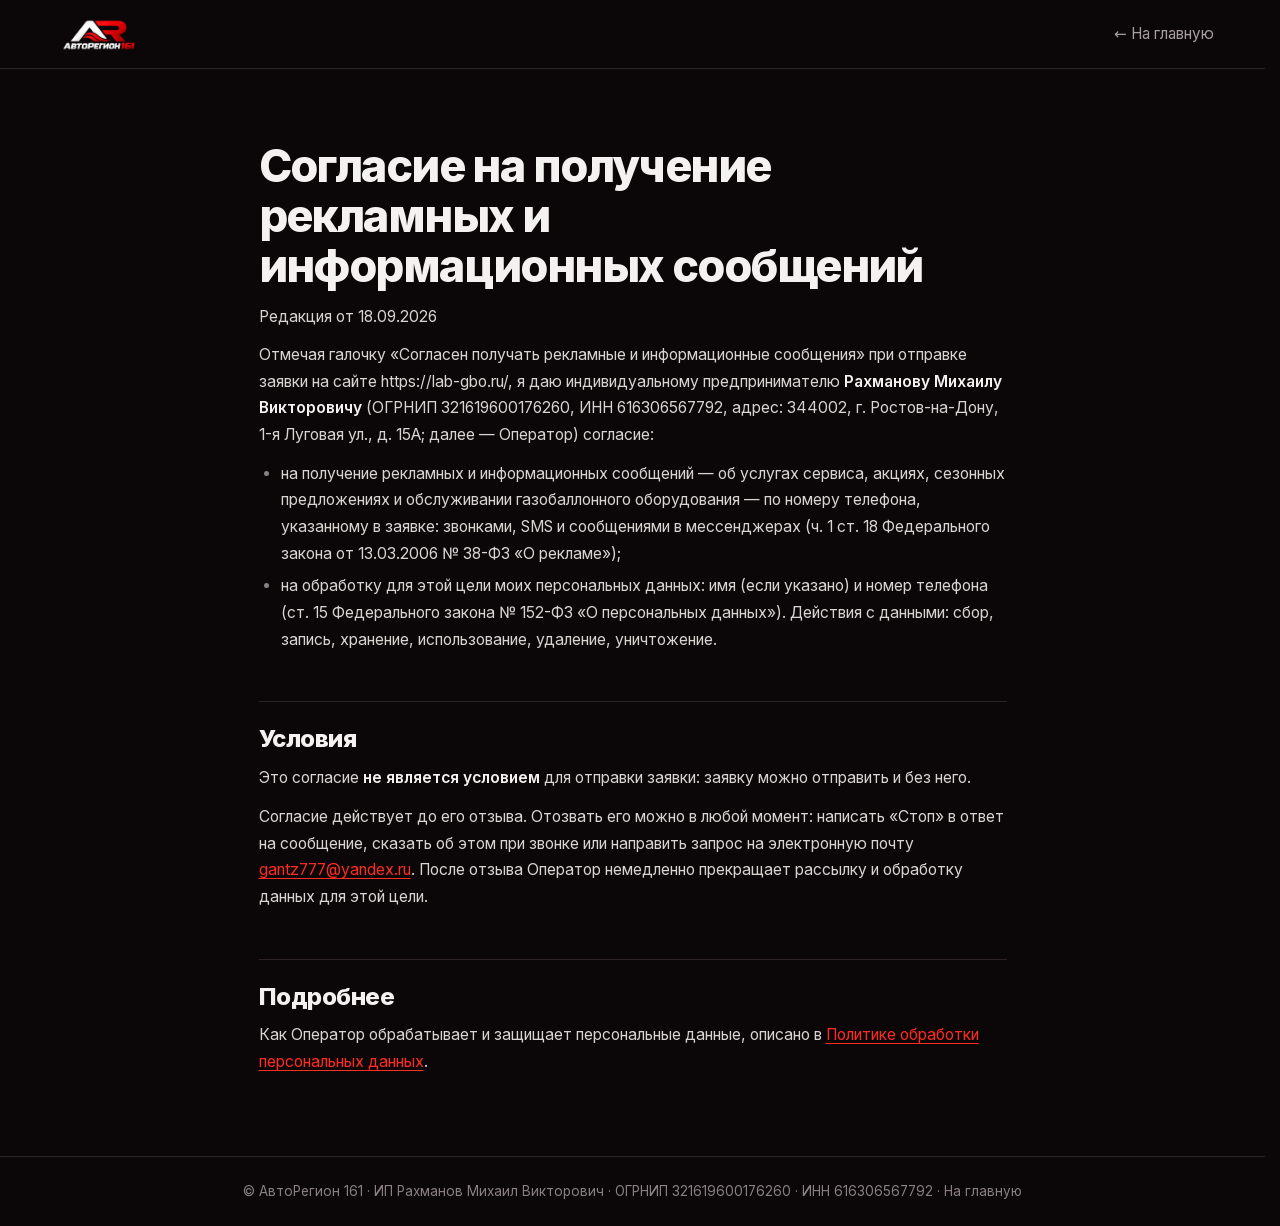
<file: maket/consent-ads.html>
<!DOCTYPE html>
<html lang="ru">
<head>
  <meta charset="UTF-8">
  <meta name="robots" content="noindex, nofollow">
  <meta name="viewport" content="width=device-width, initial-scale=1">
  <!-- Яндекс Метрика, счётчик 112780919. Код Яндекса без изменений.
       Работает сразу; не запускается у тех, кто отказался от аналитики
       в уведомлении о cookie (выбор хранится в браузере). -->
  <script>
    window.arMetrika = function () {
      if (window.arMetrika.done) return;
      window.arMetrika.done = true;
      (function(m,e,t,r,i,k,a){
          m[i]=m[i]||function(){(m[i].a=m[i].a||[]).push(arguments)};
          m[i].l=1*new Date();
          for (var j = 0; j < document.scripts.length; j++) {if (document.scripts[j].src === r) { return; }}
          k=e.createElement(t),a=e.getElementsByTagName(t)[0],k.async=1,k.src=r,a.parentNode.insertBefore(k,a)
      })(window, document,'script','https://mc.yandex.ru/metrika/tag.js?id=112780919', 'ym');
      ym(112780919, 'init', {ssr:true, webvisor:true, clickmap:true, ecommerce:"dataLayer", referrer: document.referrer, url: location.href, accurateTrackBounce:true, trackLinks:true});
    };
    try { if (localStorage.getItem('ar161-cookie') !== 'no') window.arMetrika(); } catch (e) { window.arMetrika(); }
  </script>
  <meta name="color-scheme" content="dark">
  <meta name="theme-color" content="#0b0708">
  <title>Согласие на рекламные сообщения — АвтоРегион 161</title>
  <meta name="description" content="Согласие на получение рекламных и информационных сообщений от АвтоРегион 161.">
  <link rel="icon" href="favicon.ico" sizes="any">
  <link rel="apple-touch-icon" href="apple-touch-icon.png">
  <link rel="preload" href="fonts/inter-cyrillic.woff2" as="font" type="font/woff2" crossorigin>
  <link rel="stylesheet" href="fonts.css?v=1790852573">
  <link rel="stylesheet" href="theme.css?v=1790852573">
  <link rel="stylesheet" href="base.css?v=1790852573">
  <style>
    /* Страница-документ: только текст, без блоков лендинга */
    .doc-header { border-bottom: 1px solid var(--line); }
    .doc-header::before { inset: 0; background: var(--bg); }   /* текст документа не просвечивает сквозь шапку */
    .doc-header .header__inner { justify-content: space-between; }
    .doc-back { font-size: var(--fs-sm); color: var(--text-muted); transition: color .15s; }
    .doc-back:hover { color: var(--text); }

    .doc { max-width: 780px; margin: 0 auto; padding: clamp(32px, 6vw, 72px) 16px 80px; }
    .doc h1 { font-size: clamp(1.8rem, 4vw, 2.8rem); letter-spacing: -0.035em; text-wrap: balance; }
    .doc__meta { margin-top: 14px; font-size: var(--fs-sm); color: var(--text-muted); }
    .doc h2 {
      margin-top: 48px; padding-top: 24px; border-top: 1px solid var(--line);
      font-size: clamp(1.2rem, 2.2vw, 1.5rem); letter-spacing: -0.02em;
    }
    .doc h3 { margin-top: 26px; font-size: 1.05rem; letter-spacing: -0.01em; }
    .doc p, .doc li { font-size: var(--fs-body); line-height: 1.7; color: #d9d3d2; }
    .doc p { margin-top: 12px; }
    .doc ol, .doc ul { margin-top: 12px; padding-left: 22px; }
    .doc ol { list-style: decimal; }
    .doc ul { list-style: disc; }
    .doc li { margin-top: 6px; }
    .doc li::marker { color: var(--text-dim); }
    .doc b { color: var(--text); font-weight: 600; }
    .doc a { color: var(--accent-hot); text-decoration: underline; text-underline-offset: 3px; }

    .doc-card {
      margin-top: 18px; padding: 18px 20px;
      background: var(--bg-elevated); border: 1px solid var(--line); border-radius: var(--radius);
    }
    .doc-card dl { display: grid; grid-template-columns: max-content 1fr; gap: 8px 18px; }
    .doc-card dt { font-size: var(--fs-sm); color: var(--text-muted); }
    .doc-card dd { margin: 0; font-size: var(--fs-sm); color: var(--text); overflow-wrap: anywhere; }
    @media (max-width: 520px) {
      .doc-card dl { grid-template-columns: 1fr; gap: 2px; }
      .doc-card dd { margin-bottom: 10px; }
    }

    .doc-table { width: 100%; margin-top: 16px; border-collapse: collapse; font-size: var(--fs-sm); }
    .doc-table th, .doc-table td { padding: 12px 10px; border-top: 1px solid var(--line); text-align: left; vertical-align: top; line-height: 1.55; }
    .doc-table th { color: var(--text-muted); font-weight: 600; }
    .doc-table td { color: #d9d3d2; }
    @media (max-width: 640px) {
      .doc-table thead { display: none; }
      .doc-table tr { display: block; padding: 14px 0; border-top: 1px solid var(--line); }
      .doc-table td { display: block; padding: 3px 0; border: 0; }
      .doc-table td::before { content: attr(data-label); display: block; font-size: var(--fs-xs); color: var(--text-dim); }
    }

    /* Задание заказчику: что вписать. Убрать рамку, когда данные придут. */
    .todo {
      padding: 1px 6px; border: 1px dashed var(--accent-hot); border-radius: 6px;
      color: #ff8a82; font-style: normal; white-space: normal;
    }
    .doc-footer { border-top: 1px solid var(--line); padding: 24px 16px; text-align: center; font-size: var(--fs-xs); color: var(--text-dim); }
  </style>
</head>
<body>

<header class="header doc-header">
  <div class="wrap header__inner">
    <a class="logo" href="./" aria-label="АвтоРегион 161 — на главную">
      <picture>
        <source type="image/webp" srcset="img/logo.webp?v=2 320w, img/logo@2x.webp?v=2 640w" sizes="200px">
        <img class="logo__img" src="img/logo.png?v=2" alt="АвтоРегион 161" width="1673" height="840">
      </picture>
    </a>
    <a class="doc-back" href="./">← На главную</a>
  </div>
</header>

<main class="doc">
  <h1>Согласие на получение рекламных и информационных сообщений</h1>
  <p class="doc__meta">Редакция от 18.09.2026</p>

  <p>Отмечая галочку «Согласен получать рекламные и информационные сообщения» при отправке заявки на сайте https://lab-gbo.ru/, я даю индивидуальному предпринимателю <b>Рахманову Михаилу Викторовичу</b> (ОГРНИП 321619600176260, ИНН 616306567792, адрес: 344002, г. Ростов-на-Дону, 1-я Луговая ул., д. 15А; далее — Оператор) согласие:</p>
  <ul>
    <li>на получение рекламных и информационных сообщений — об услугах сервиса, акциях, сезонных предложениях и обслуживании газобаллонного оборудования — по номеру телефона, указанному в заявке: звонками, SMS и сообщениями в мессенджерах (ч. 1 ст. 18 Федерального закона от 13.03.2006 № 38-ФЗ «О рекламе»);</li>
    <li>на обработку для этой цели моих персональных данных: имя (если указано) и номер телефона (ст. 15 Федерального закона № 152-ФЗ «О персональных данных»). Действия с данными: сбор, запись, хранение, использование, удаление, уничтожение.</li>
  </ul>

  <h2>Условия</h2>
  <p>Это согласие <b>не является условием</b> для отправки заявки: заявку можно отправить и без него.</p>
  <p>Согласие действует до его отзыва. Отозвать его можно в любой момент: написать «Стоп» в ответ на сообщение, сказать об этом при звонке или направить запрос на электронную почту <a href="mailto:gantz777@yandex.ru">gantz777@yandex.ru</a>. После отзыва Оператор немедленно прекращает рассылку и обработку данных для этой цели.</p>

  <h2>Подробнее</h2>
  <p>Как Оператор обрабатывает и защищает персональные данные, описано в <a href="policy.html">Политике обработки персональных данных</a>.</p>
</main>

<footer class="doc-footer">
  © АвтоРегион 161 · ИП Рахманов Михаил Викторович · ОГРНИП 321619600176260 · ИНН 616306567792 · <a href="./" style="color:inherit">На главную</a>
</footer>

</body>
</html>
</file>
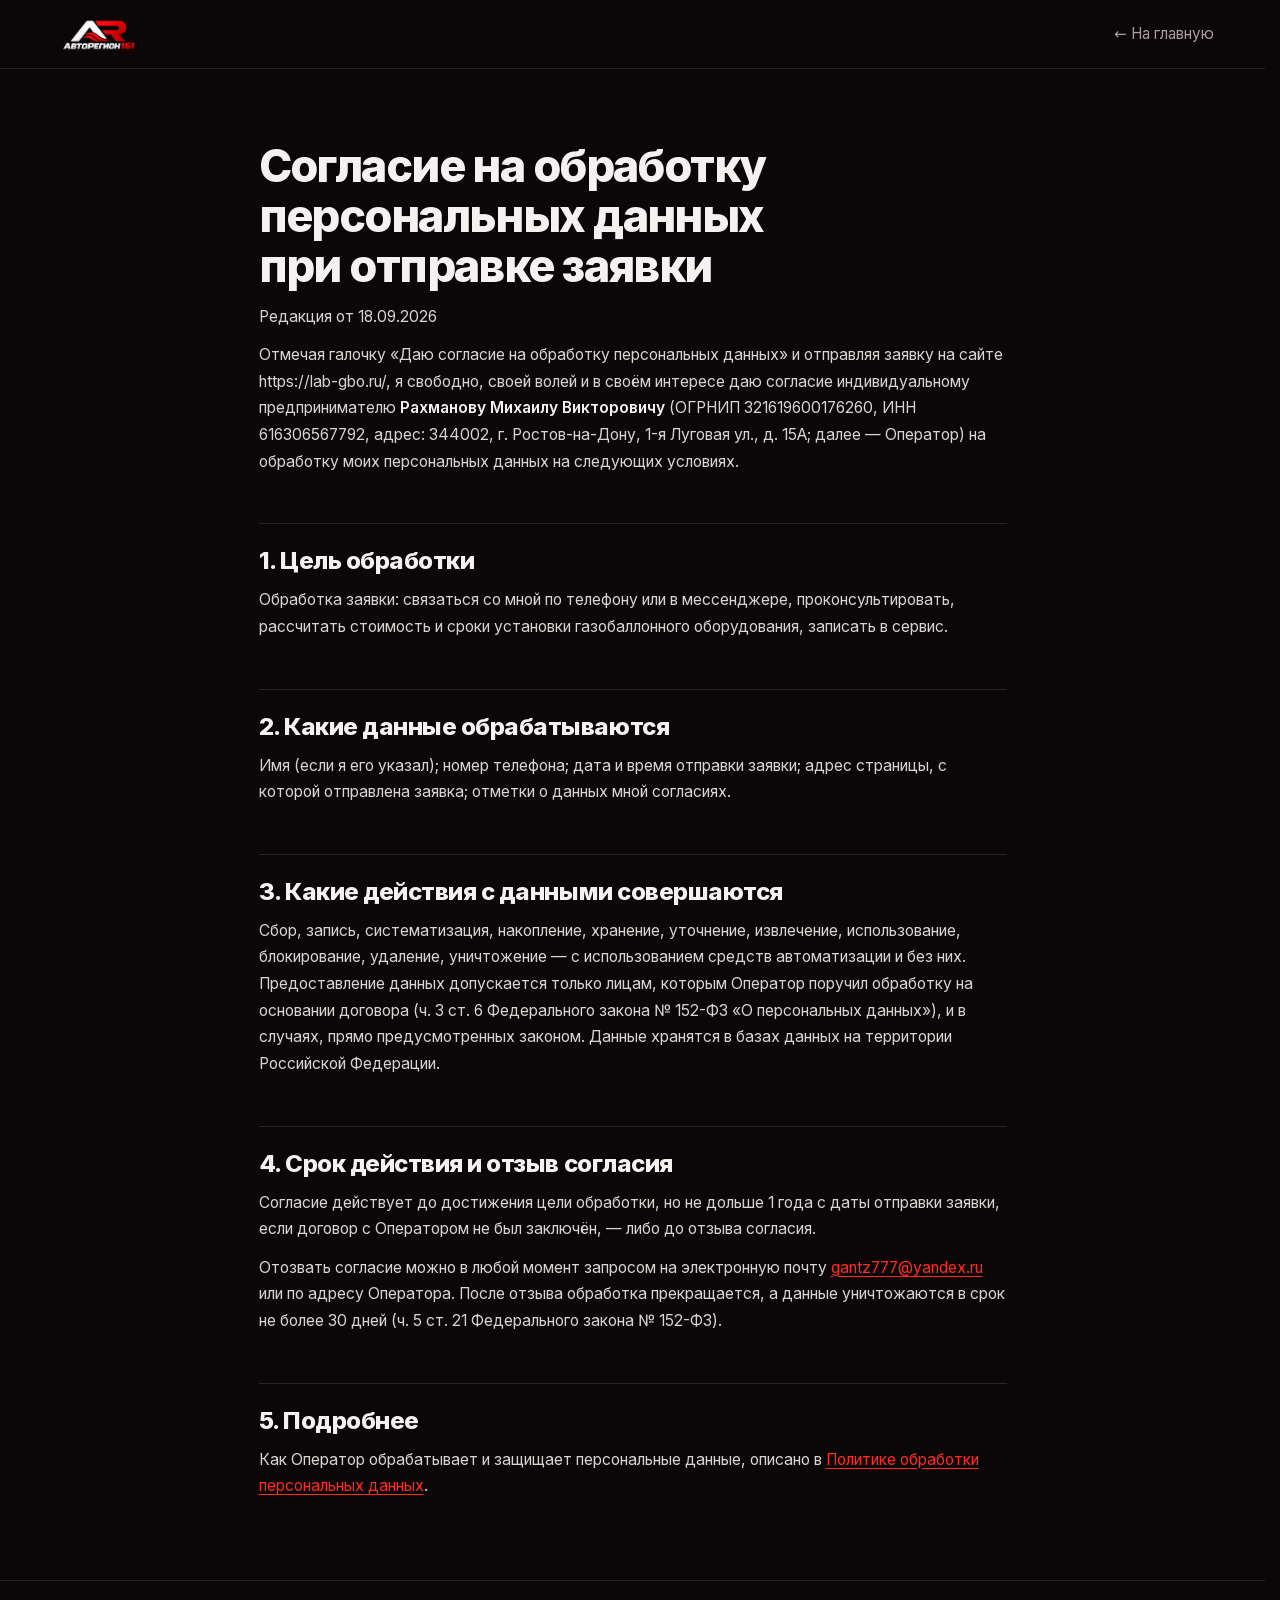
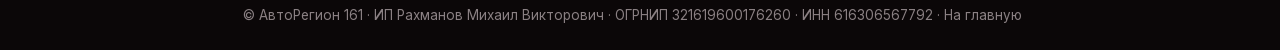
<file: maket/consent-pd.html>
<!DOCTYPE html>
<html lang="ru">
<head>
  <meta charset="UTF-8">
  <meta name="robots" content="noindex, nofollow">
  <meta name="viewport" content="width=device-width, initial-scale=1">
  <!-- Яндекс Метрика, счётчик 112780919. Код Яндекса без изменений.
       Работает сразу; не запускается у тех, кто отказался от аналитики
       в уведомлении о cookie (выбор хранится в браузере). -->
  <script>
    window.arMetrika = function () {
      if (window.arMetrika.done) return;
      window.arMetrika.done = true;
      (function(m,e,t,r,i,k,a){
          m[i]=m[i]||function(){(m[i].a=m[i].a||[]).push(arguments)};
          m[i].l=1*new Date();
          for (var j = 0; j < document.scripts.length; j++) {if (document.scripts[j].src === r) { return; }}
          k=e.createElement(t),a=e.getElementsByTagName(t)[0],k.async=1,k.src=r,a.parentNode.insertBefore(k,a)
      })(window, document,'script','https://mc.yandex.ru/metrika/tag.js?id=112780919', 'ym');
      ym(112780919, 'init', {ssr:true, webvisor:true, clickmap:true, ecommerce:"dataLayer", referrer: document.referrer, url: location.href, accurateTrackBounce:true, trackLinks:true});
    };
    try { if (localStorage.getItem('ar161-cookie') !== 'no') window.arMetrika(); } catch (e) { window.arMetrika(); }
  </script>
  <meta name="color-scheme" content="dark">
  <meta name="theme-color" content="#0b0708">
  <title>Согласие на обработку данных из заявки — АвтоРегион 161</title>
  <meta name="description" content="Согласие на обработку персональных данных при отправке заявки на сайте АвтоРегион 161.">
  <link rel="icon" href="favicon.ico" sizes="any">
  <link rel="apple-touch-icon" href="apple-touch-icon.png">
  <link rel="preload" href="fonts/inter-cyrillic.woff2" as="font" type="font/woff2" crossorigin>
  <link rel="stylesheet" href="fonts.css?v=1790852573">
  <link rel="stylesheet" href="theme.css?v=1790852573">
  <link rel="stylesheet" href="base.css?v=1790852573">
  <style>
    /* Страница-документ: только текст, без блоков лендинга */
    .doc-header { border-bottom: 1px solid var(--line); }
    .doc-header::before { inset: 0; background: var(--bg); }   /* текст документа не просвечивает сквозь шапку */
    .doc-header .header__inner { justify-content: space-between; }
    .doc-back { font-size: var(--fs-sm); color: var(--text-muted); transition: color .15s; }
    .doc-back:hover { color: var(--text); }

    .doc { max-width: 780px; margin: 0 auto; padding: clamp(32px, 6vw, 72px) 16px 80px; }
    .doc h1 { font-size: clamp(1.8rem, 4vw, 2.8rem); letter-spacing: -0.035em; text-wrap: balance; }
    .doc__meta { margin-top: 14px; font-size: var(--fs-sm); color: var(--text-muted); }
    .doc h2 {
      margin-top: 48px; padding-top: 24px; border-top: 1px solid var(--line);
      font-size: clamp(1.2rem, 2.2vw, 1.5rem); letter-spacing: -0.02em;
    }
    .doc h3 { margin-top: 26px; font-size: 1.05rem; letter-spacing: -0.01em; }
    .doc p, .doc li { font-size: var(--fs-body); line-height: 1.7; color: #d9d3d2; }
    .doc p { margin-top: 12px; }
    .doc ol, .doc ul { margin-top: 12px; padding-left: 22px; }
    .doc ol { list-style: decimal; }
    .doc ul { list-style: disc; }
    .doc li { margin-top: 6px; }
    .doc li::marker { color: var(--text-dim); }
    .doc b { color: var(--text); font-weight: 600; }
    .doc a { color: var(--accent-hot); text-decoration: underline; text-underline-offset: 3px; }

    .doc-card {
      margin-top: 18px; padding: 18px 20px;
      background: var(--bg-elevated); border: 1px solid var(--line); border-radius: var(--radius);
    }
    .doc-card dl { display: grid; grid-template-columns: max-content 1fr; gap: 8px 18px; }
    .doc-card dt { font-size: var(--fs-sm); color: var(--text-muted); }
    .doc-card dd { margin: 0; font-size: var(--fs-sm); color: var(--text); overflow-wrap: anywhere; }
    @media (max-width: 520px) {
      .doc-card dl { grid-template-columns: 1fr; gap: 2px; }
      .doc-card dd { margin-bottom: 10px; }
    }

    .doc-table { width: 100%; margin-top: 16px; border-collapse: collapse; font-size: var(--fs-sm); }
    .doc-table th, .doc-table td { padding: 12px 10px; border-top: 1px solid var(--line); text-align: left; vertical-align: top; line-height: 1.55; }
    .doc-table th { color: var(--text-muted); font-weight: 600; }
    .doc-table td { color: #d9d3d2; }
    @media (max-width: 640px) {
      .doc-table thead { display: none; }
      .doc-table tr { display: block; padding: 14px 0; border-top: 1px solid var(--line); }
      .doc-table td { display: block; padding: 3px 0; border: 0; }
      .doc-table td::before { content: attr(data-label); display: block; font-size: var(--fs-xs); color: var(--text-dim); }
    }

    /* Задание заказчику: что вписать. Убрать рамку, когда данные придут. */
    .todo {
      padding: 1px 6px; border: 1px dashed var(--accent-hot); border-radius: 6px;
      color: #ff8a82; font-style: normal; white-space: normal;
    }
    .doc-footer { border-top: 1px solid var(--line); padding: 24px 16px; text-align: center; font-size: var(--fs-xs); color: var(--text-dim); }
  </style>
</head>
<body>

<header class="header doc-header">
  <div class="wrap header__inner">
    <a class="logo" href="./" aria-label="АвтоРегион 161 — на главную">
      <picture>
        <source type="image/webp" srcset="img/logo.webp?v=2 320w, img/logo@2x.webp?v=2 640w" sizes="200px">
        <img class="logo__img" src="img/logo.png?v=2" alt="АвтоРегион 161" width="1673" height="840">
      </picture>
    </a>
    <a class="doc-back" href="./">← На главную</a>
  </div>
</header>

<main class="doc">
  <h1>Согласие на обработку персональных данных при отправке заявки</h1>
  <p class="doc__meta">Редакция от 18.09.2026</p>

  <p>Отмечая галочку «Даю согласие на обработку персональных данных» и отправляя заявку на сайте https://lab-gbo.ru/, я свободно, своей волей и в своём интересе даю согласие индивидуальному предпринимателю <b>Рахманову Михаилу Викторовичу</b> (ОГРНИП 321619600176260, ИНН 616306567792, адрес: 344002, г. Ростов-на-Дону, 1-я Луговая ул., д. 15А; далее — Оператор) на обработку моих персональных данных на следующих условиях.</p>

  <h2>1. Цель обработки</h2>
  <p>Обработка заявки: связаться со мной по телефону или в мессенджере, проконсультировать, рассчитать стоимость и сроки установки газобаллонного оборудования, записать в сервис.</p>

  <h2>2. Какие данные обрабатываются</h2>
  <p>Имя (если я его указал); номер телефона; дата и время отправки заявки; адрес страницы, с которой отправлена заявка; отметки о данных мной согласиях.</p>

  <h2>3. Какие действия с данными совершаются</h2>
  <p>Сбор, запись, систематизация, накопление, хранение, уточнение, извлечение, использование, блокирование, удаление, уничтожение — с использованием средств автоматизации и без них. Предоставление данных допускается только лицам, которым Оператор поручил обработку на основании договора (ч. 3 ст. 6 Федерального закона № 152-ФЗ «О персональных данных»), и в случаях, прямо предусмотренных законом. Данные хранятся в базах данных на территории Российской Федерации.</p>

  <h2>4. Срок действия и отзыв согласия</h2>
  <p>Согласие действует до достижения цели обработки, но не дольше 1 года с даты отправки заявки, если договор с Оператором не был заключён, — либо до отзыва согласия.</p>
  <p>Отозвать согласие можно в любой момент запросом на электронную почту <a href="mailto:gantz777@yandex.ru">gantz777@yandex.ru</a> или по адресу Оператора. После отзыва обработка прекращается, а данные уничтожаются в срок не более 30 дней (ч. 5 ст. 21 Федерального закона № 152-ФЗ).</p>

  <h2>5. Подробнее</h2>
  <p>Как Оператор обрабатывает и защищает персональные данные, описано в <a href="policy.html">Политике обработки персональных данных</a>.</p>
</main>

<footer class="doc-footer">
  © АвтоРегион 161 · ИП Рахманов Михаил Викторович · ОГРНИП 321619600176260 · ИНН 616306567792 · <a href="./" style="color:inherit">На главную</a>
</footer>

</body>
</html>
</file>
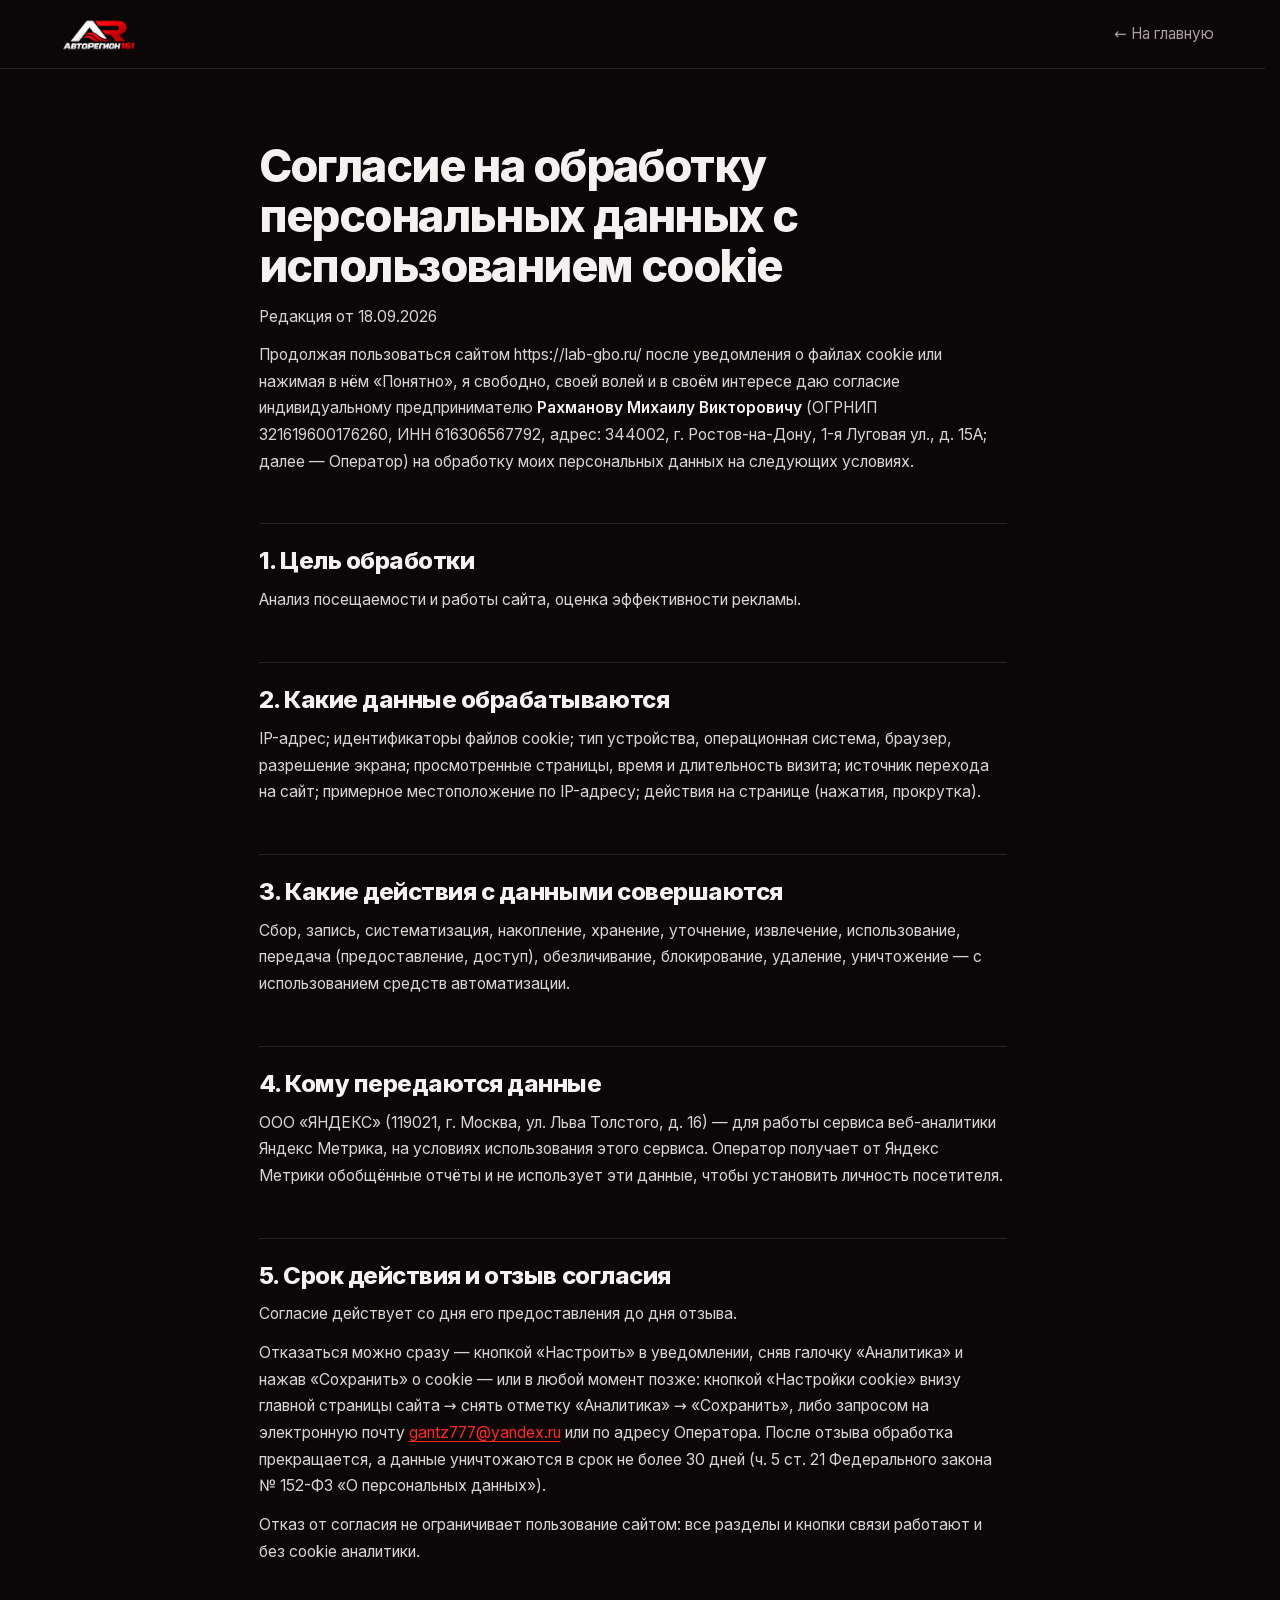
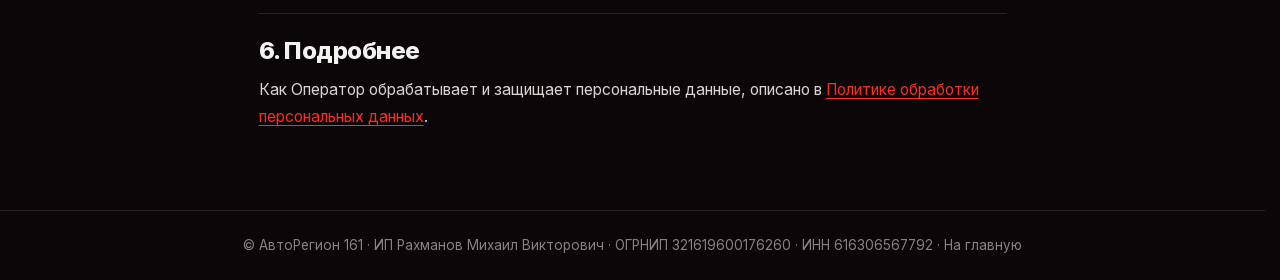
<file: maket/consent.html>
<!DOCTYPE html>
<html lang="ru">
<head>
  <meta charset="UTF-8">
  <meta name="robots" content="noindex, nofollow">
  <meta name="viewport" content="width=device-width, initial-scale=1">
  <!-- Яндекс Метрика, счётчик 112780919. Код Яндекса без изменений.
       Работает сразу; не запускается у тех, кто отказался от аналитики
       в уведомлении о cookie (выбор хранится в браузере). -->
  <script>
    window.arMetrika = function () {
      if (window.arMetrika.done) return;
      window.arMetrika.done = true;
      (function(m,e,t,r,i,k,a){
          m[i]=m[i]||function(){(m[i].a=m[i].a||[]).push(arguments)};
          m[i].l=1*new Date();
          for (var j = 0; j < document.scripts.length; j++) {if (document.scripts[j].src === r) { return; }}
          k=e.createElement(t),a=e.getElementsByTagName(t)[0],k.async=1,k.src=r,a.parentNode.insertBefore(k,a)
      })(window, document,'script','https://mc.yandex.ru/metrika/tag.js?id=112780919', 'ym');
      ym(112780919, 'init', {ssr:true, webvisor:true, clickmap:true, ecommerce:"dataLayer", referrer: document.referrer, url: location.href, accurateTrackBounce:true, trackLinks:true});
    };
    try { if (localStorage.getItem('ar161-cookie') !== 'no') window.arMetrika(); } catch (e) { window.arMetrika(); }
  </script>
  <meta name="color-scheme" content="dark">
  <meta name="theme-color" content="#0b0708">
  <title>Согласие на обработку данных (cookie) — АвтоРегион 161</title>
  <meta name="description" content="Согласие на обработку персональных данных с использованием cookie и Яндекс Метрики на сайте АвтоРегион 161.">
  <link rel="icon" href="favicon.ico" sizes="any">
  <link rel="apple-touch-icon" href="apple-touch-icon.png">
  <link rel="preload" href="fonts/inter-cyrillic.woff2" as="font" type="font/woff2" crossorigin>
  <link rel="stylesheet" href="fonts.css?v=1790852573">
  <link rel="stylesheet" href="theme.css?v=1790852573">
  <link rel="stylesheet" href="base.css?v=1790852573">
  <style>
    /* Страница-документ: только текст, без блоков лендинга */
    .doc-header { border-bottom: 1px solid var(--line); }
    .doc-header::before { inset: 0; background: var(--bg); }   /* текст документа не просвечивает сквозь шапку */
    .doc-header .header__inner { justify-content: space-between; }
    .doc-back { font-size: var(--fs-sm); color: var(--text-muted); transition: color .15s; }
    .doc-back:hover { color: var(--text); }

    .doc { max-width: 780px; margin: 0 auto; padding: clamp(32px, 6vw, 72px) 16px 80px; }
    .doc h1 { font-size: clamp(1.8rem, 4vw, 2.8rem); letter-spacing: -0.035em; text-wrap: balance; }
    .doc__meta { margin-top: 14px; font-size: var(--fs-sm); color: var(--text-muted); }
    .doc h2 {
      margin-top: 48px; padding-top: 24px; border-top: 1px solid var(--line);
      font-size: clamp(1.2rem, 2.2vw, 1.5rem); letter-spacing: -0.02em;
    }
    .doc h3 { margin-top: 26px; font-size: 1.05rem; letter-spacing: -0.01em; }
    .doc p, .doc li { font-size: var(--fs-body); line-height: 1.7; color: #d9d3d2; }
    .doc p { margin-top: 12px; }
    .doc ol, .doc ul { margin-top: 12px; padding-left: 22px; }
    .doc ol { list-style: decimal; }
    .doc ul { list-style: disc; }
    .doc li { margin-top: 6px; }
    .doc li::marker { color: var(--text-dim); }
    .doc b { color: var(--text); font-weight: 600; }
    .doc a { color: var(--accent-hot); text-decoration: underline; text-underline-offset: 3px; }

    .doc-card {
      margin-top: 18px; padding: 18px 20px;
      background: var(--bg-elevated); border: 1px solid var(--line); border-radius: var(--radius);
    }
    .doc-card dl { display: grid; grid-template-columns: max-content 1fr; gap: 8px 18px; }
    .doc-card dt { font-size: var(--fs-sm); color: var(--text-muted); }
    .doc-card dd { margin: 0; font-size: var(--fs-sm); color: var(--text); overflow-wrap: anywhere; }
    @media (max-width: 520px) {
      .doc-card dl { grid-template-columns: 1fr; gap: 2px; }
      .doc-card dd { margin-bottom: 10px; }
    }

    .doc-table { width: 100%; margin-top: 16px; border-collapse: collapse; font-size: var(--fs-sm); }
    .doc-table th, .doc-table td { padding: 12px 10px; border-top: 1px solid var(--line); text-align: left; vertical-align: top; line-height: 1.55; }
    .doc-table th { color: var(--text-muted); font-weight: 600; }
    .doc-table td { color: #d9d3d2; }
    @media (max-width: 640px) {
      .doc-table thead { display: none; }
      .doc-table tr { display: block; padding: 14px 0; border-top: 1px solid var(--line); }
      .doc-table td { display: block; padding: 3px 0; border: 0; }
      .doc-table td::before { content: attr(data-label); display: block; font-size: var(--fs-xs); color: var(--text-dim); }
    }

    /* Задание заказчику: что вписать. Убрать рамку, когда данные придут. */
    .todo {
      padding: 1px 6px; border: 1px dashed var(--accent-hot); border-radius: 6px;
      color: #ff8a82; font-style: normal; white-space: normal;
    }
    .doc-footer { border-top: 1px solid var(--line); padding: 24px 16px; text-align: center; font-size: var(--fs-xs); color: var(--text-dim); }
  </style>
</head>
<body>

<header class="header doc-header">
  <div class="wrap header__inner">
    <a class="logo" href="./" aria-label="АвтоРегион 161 — на главную">
      <picture>
        <source type="image/webp" srcset="img/logo.webp?v=2 320w, img/logo@2x.webp?v=2 640w" sizes="200px">
        <img class="logo__img" src="img/logo.png?v=2" alt="АвтоРегион 161" width="1673" height="840">
      </picture>
    </a>
    <a class="doc-back" href="./">← На главную</a>
  </div>
</header>

<main class="doc">
  <h1>Согласие на обработку персональных данных с использованием cookie</h1>
  <p class="doc__meta">Редакция от 18.09.2026</p>

  <p>Продолжая пользоваться сайтом https://lab-gbo.ru/ после уведомления о файлах cookie или нажимая в нём «Понятно», я свободно, своей волей и в своём интересе даю согласие индивидуальному предпринимателю <b>Рахманову Михаилу Викторовичу</b> (ОГРНИП 321619600176260, ИНН 616306567792, адрес: 344002, г. Ростов-на-Дону, 1-я Луговая ул., д. 15А; далее — Оператор) на обработку моих персональных данных на следующих условиях.</p>

  <h2>1. Цель обработки</h2>
  <p>Анализ посещаемости и работы сайта, оценка эффективности рекламы.</p>

  <h2>2. Какие данные обрабатываются</h2>
  <p>IP-адрес; идентификаторы файлов cookie; тип устройства, операционная система, браузер, разрешение экрана; просмотренные страницы, время и длительность визита; источник перехода на сайт; примерное местоположение по IP-адресу; действия на странице (нажатия, прокрутка).</p>

  <h2>3. Какие действия с данными совершаются</h2>
  <p>Сбор, запись, систематизация, накопление, хранение, уточнение, извлечение, использование, передача (предоставление, доступ), обезличивание, блокирование, удаление, уничтожение — с использованием средств автоматизации.</p>

  <h2>4. Кому передаются данные</h2>
  <p>ООО «ЯНДЕКС» (119021, г. Москва, ул. Льва Толстого, д. 16) — для работы сервиса веб-аналитики Яндекс Метрика, на условиях использования этого сервиса. Оператор получает от Яндекс Метрики обобщённые отчёты и не использует эти данные, чтобы установить личность посетителя.</p>

  <h2>5. Срок действия и отзыв согласия</h2>
  <p>Согласие действует со дня его предоставления до дня отзыва.</p>
  <p>Отказаться можно сразу — кнопкой «Настроить» в уведомлении, сняв галочку «Аналитика» и нажав «Сохранить» о cookie — или в любой момент позже: кнопкой «Настройки cookie» внизу главной страницы сайта → снять отметку «Аналитика» → «Сохранить», либо запросом на электронную почту <a href="mailto:gantz777@yandex.ru">gantz777@yandex.ru</a> или по адресу Оператора. После отзыва обработка прекращается, а данные уничтожаются в срок не более 30 дней (ч. 5 ст. 21 Федерального закона № 152-ФЗ «О персональных данных»).</p>
  <p>Отказ от согласия не ограничивает пользование сайтом: все разделы и кнопки связи работают и без cookie аналитики.</p>

  <h2>6. Подробнее</h2>
  <p>Как Оператор обрабатывает и защищает персональные данные, описано в <a href="policy.html">Политике обработки персональных данных</a>.</p>
</main>

<footer class="doc-footer">
  © АвтоРегион 161 · ИП Рахманов Михаил Викторович · ОГРНИП 321619600176260 · ИНН 616306567792 · <a href="./" style="color:inherit">На главную</a>
</footer>

</body>
</html>
</file>
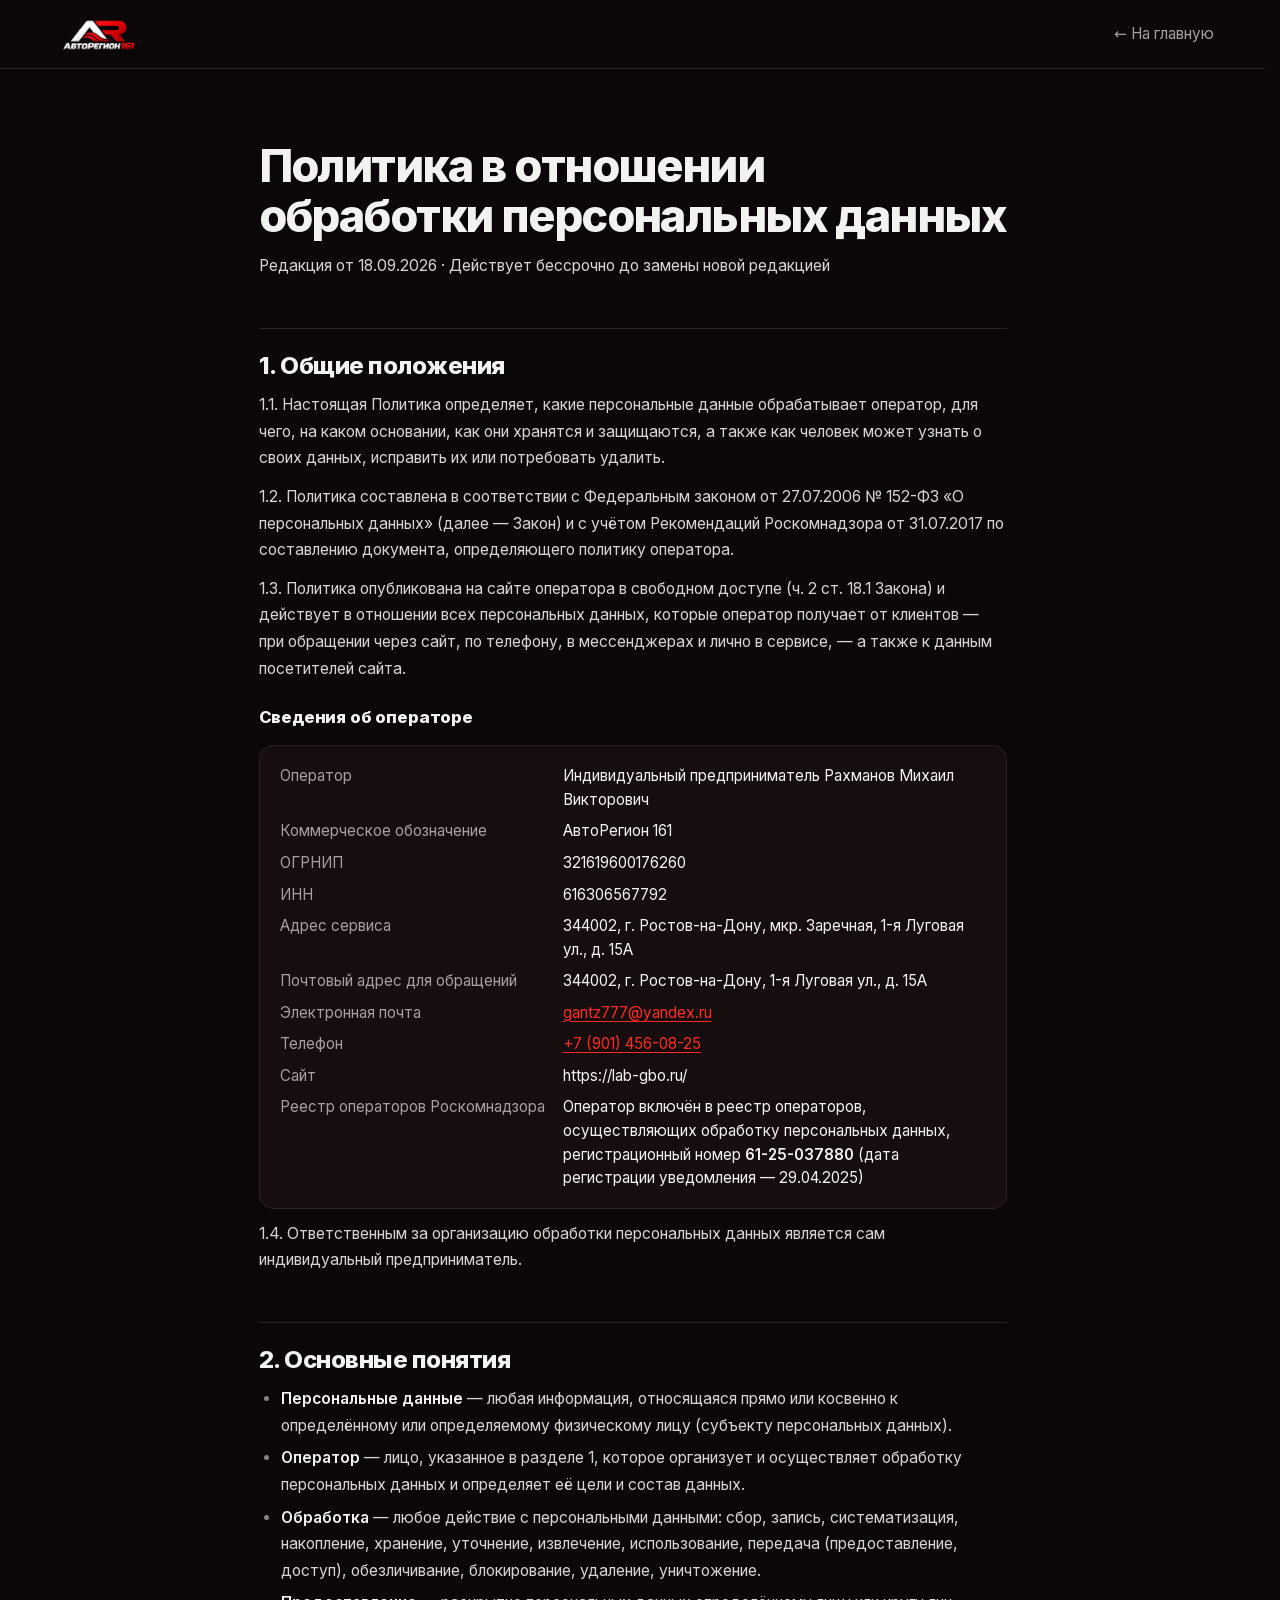
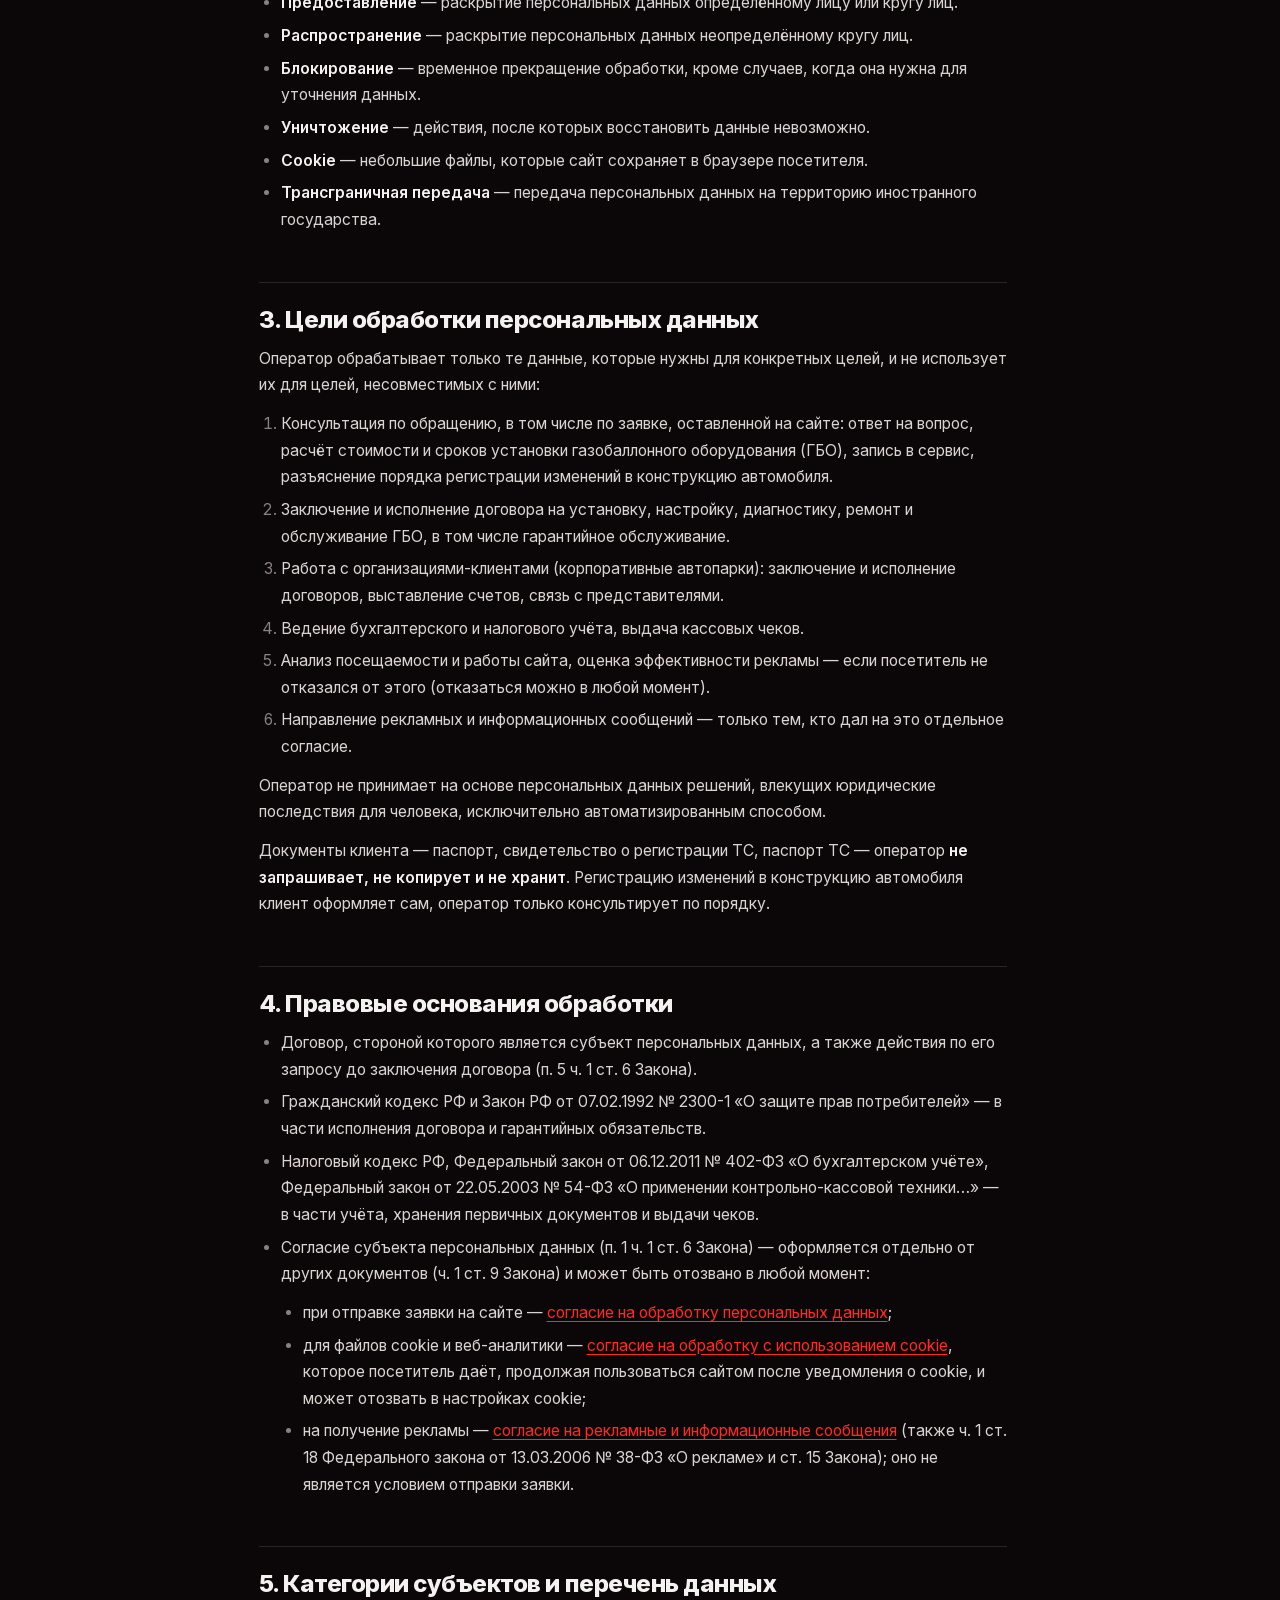
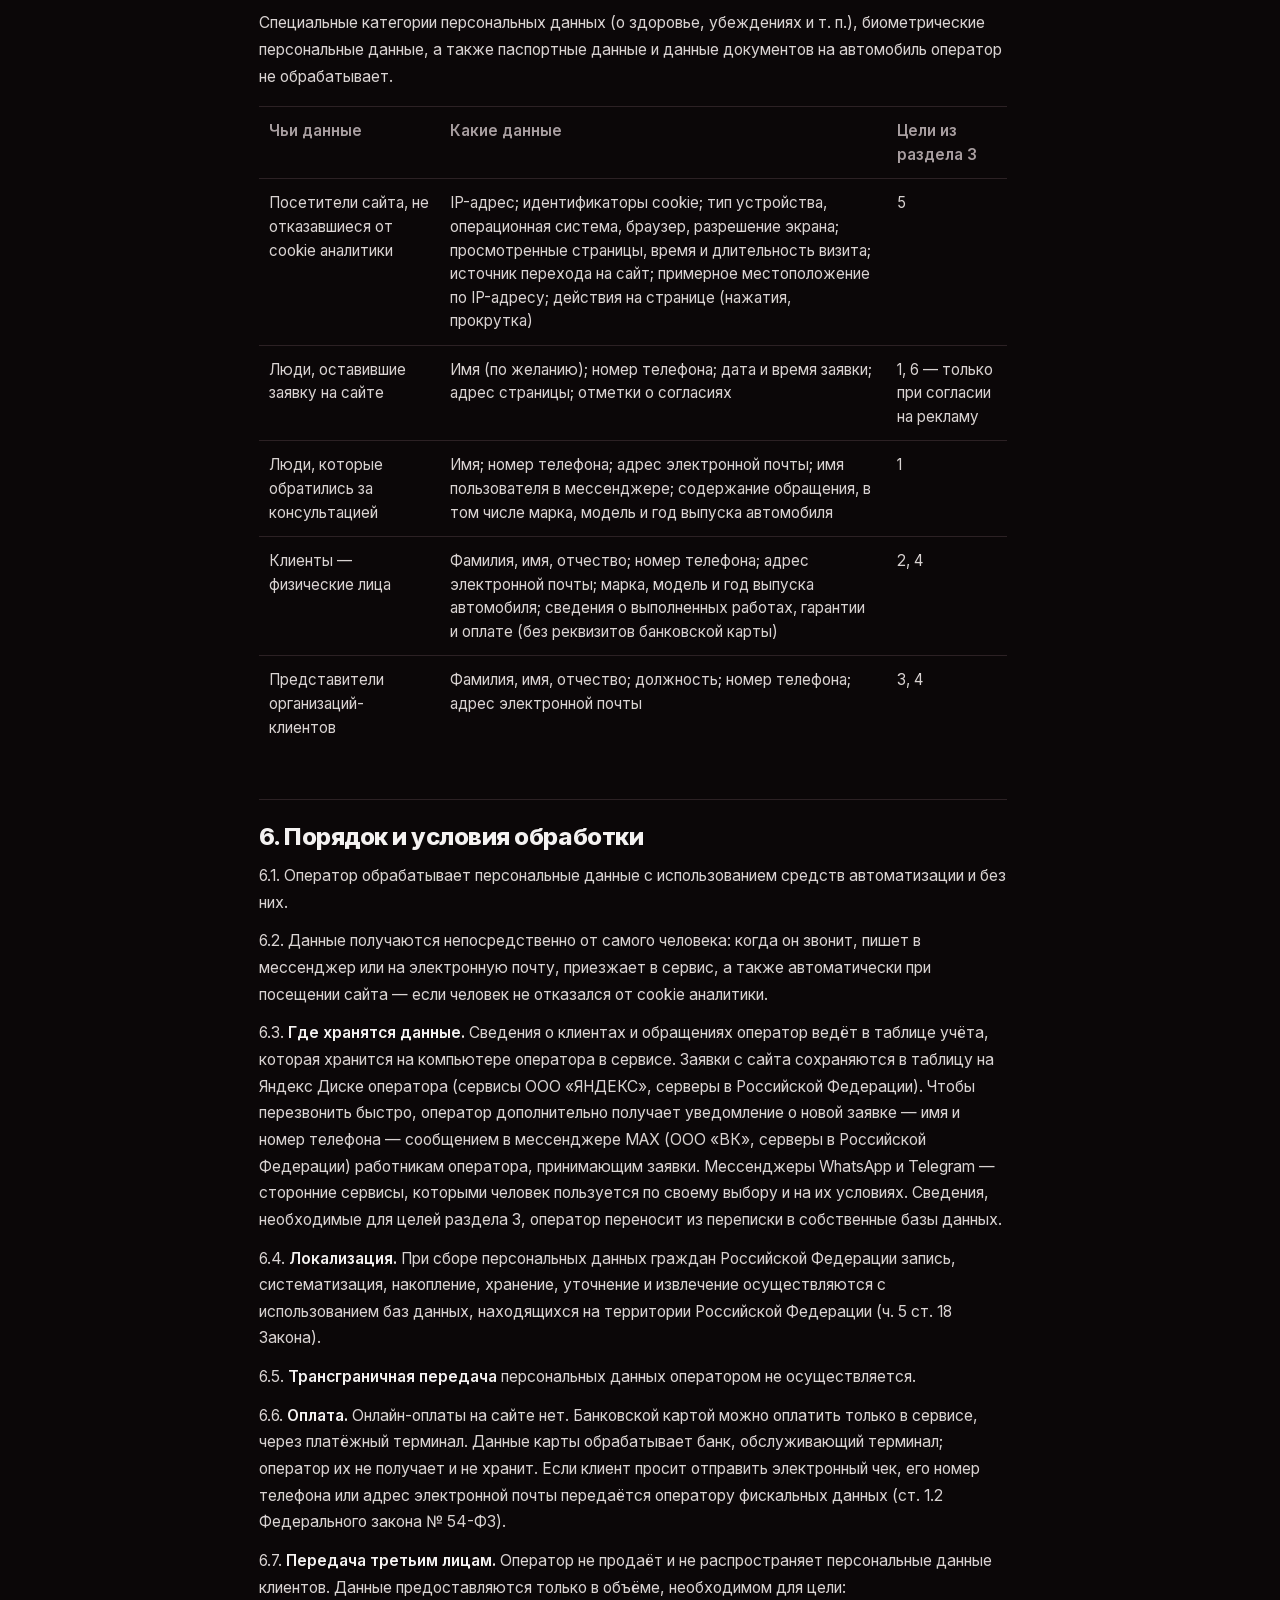
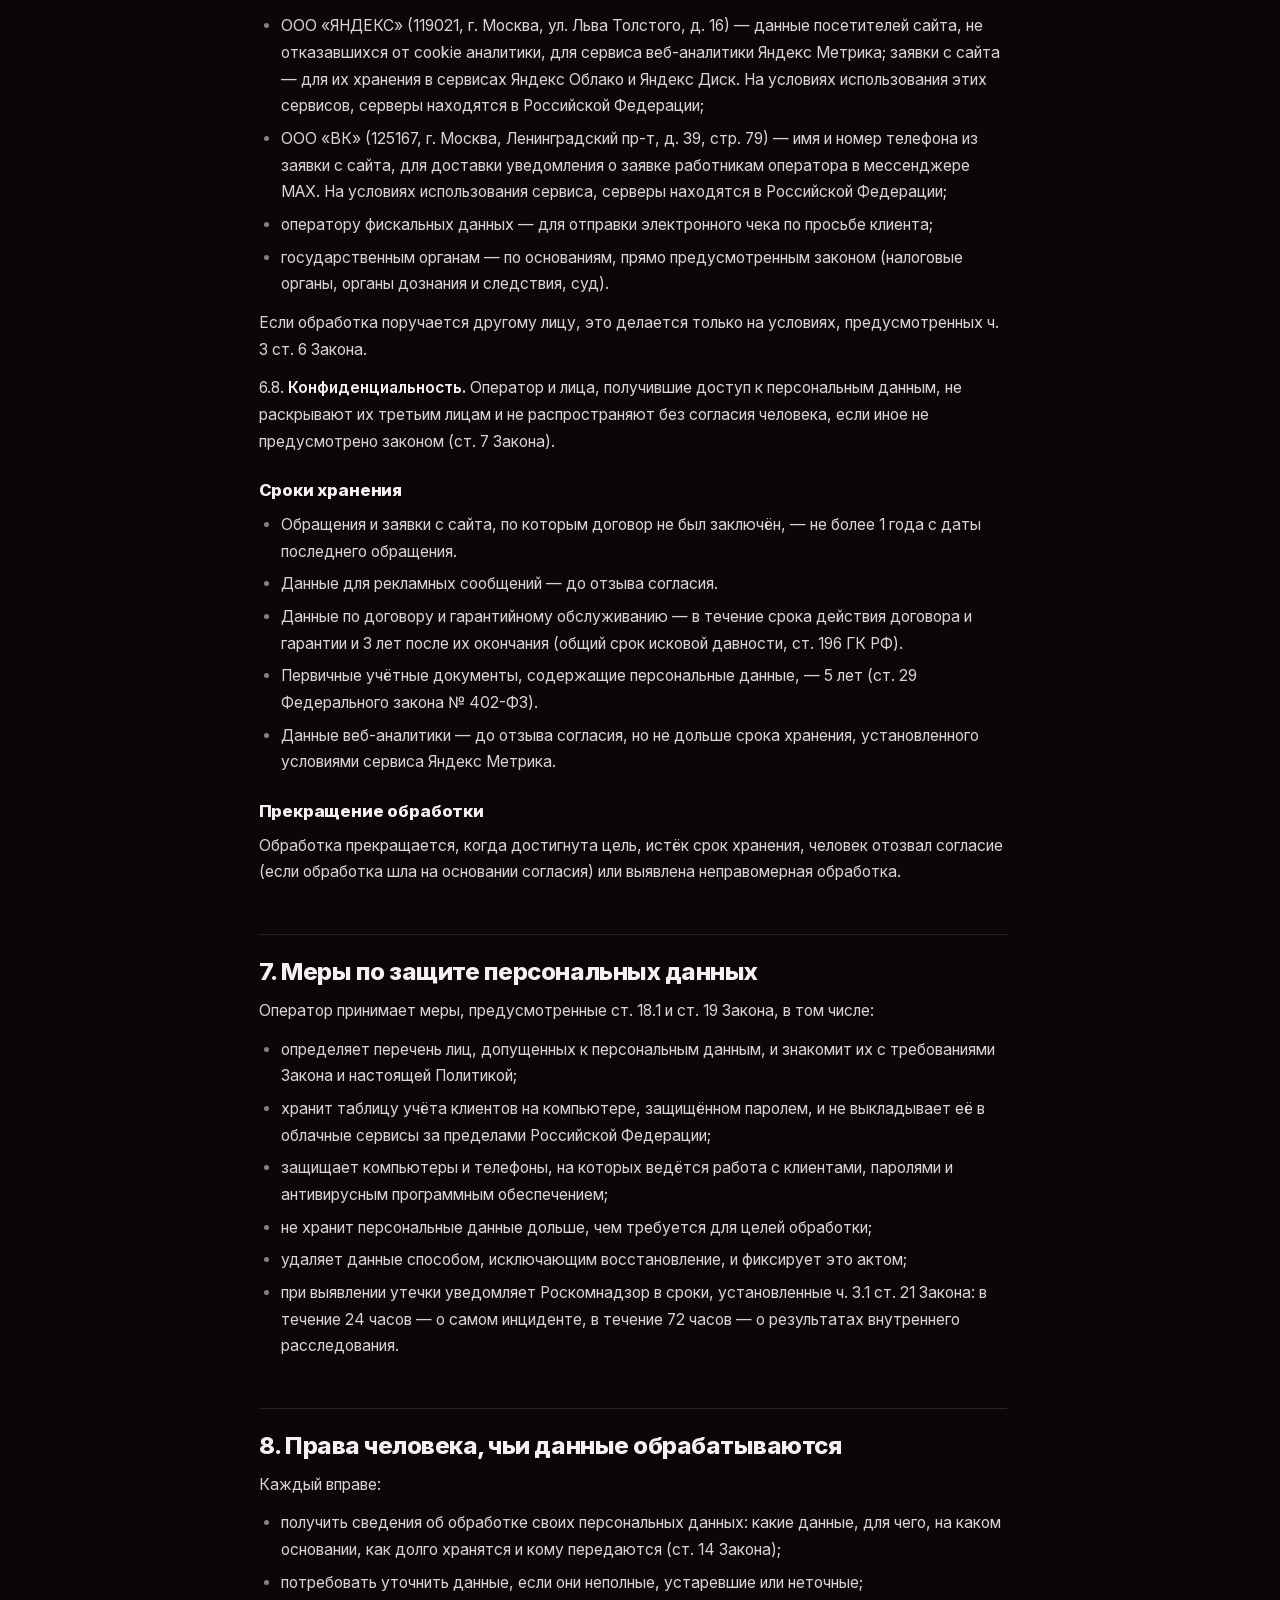
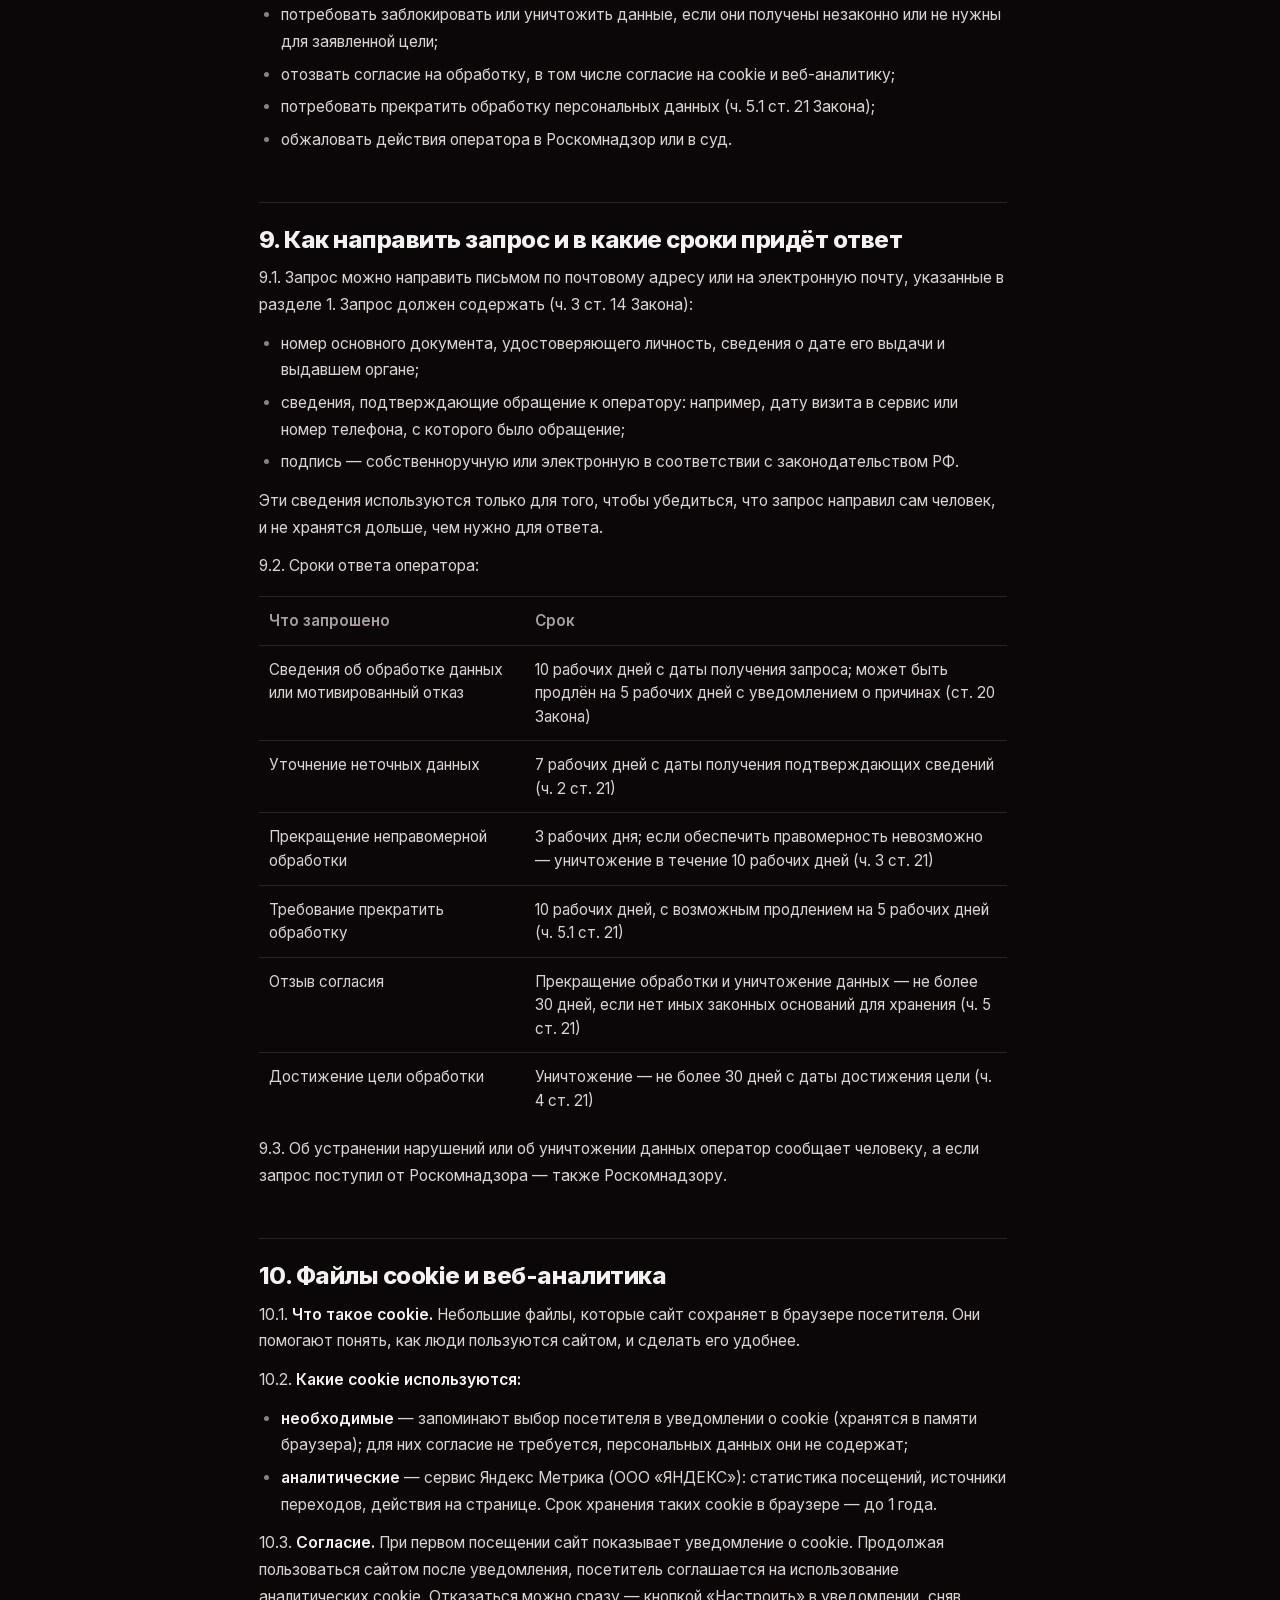
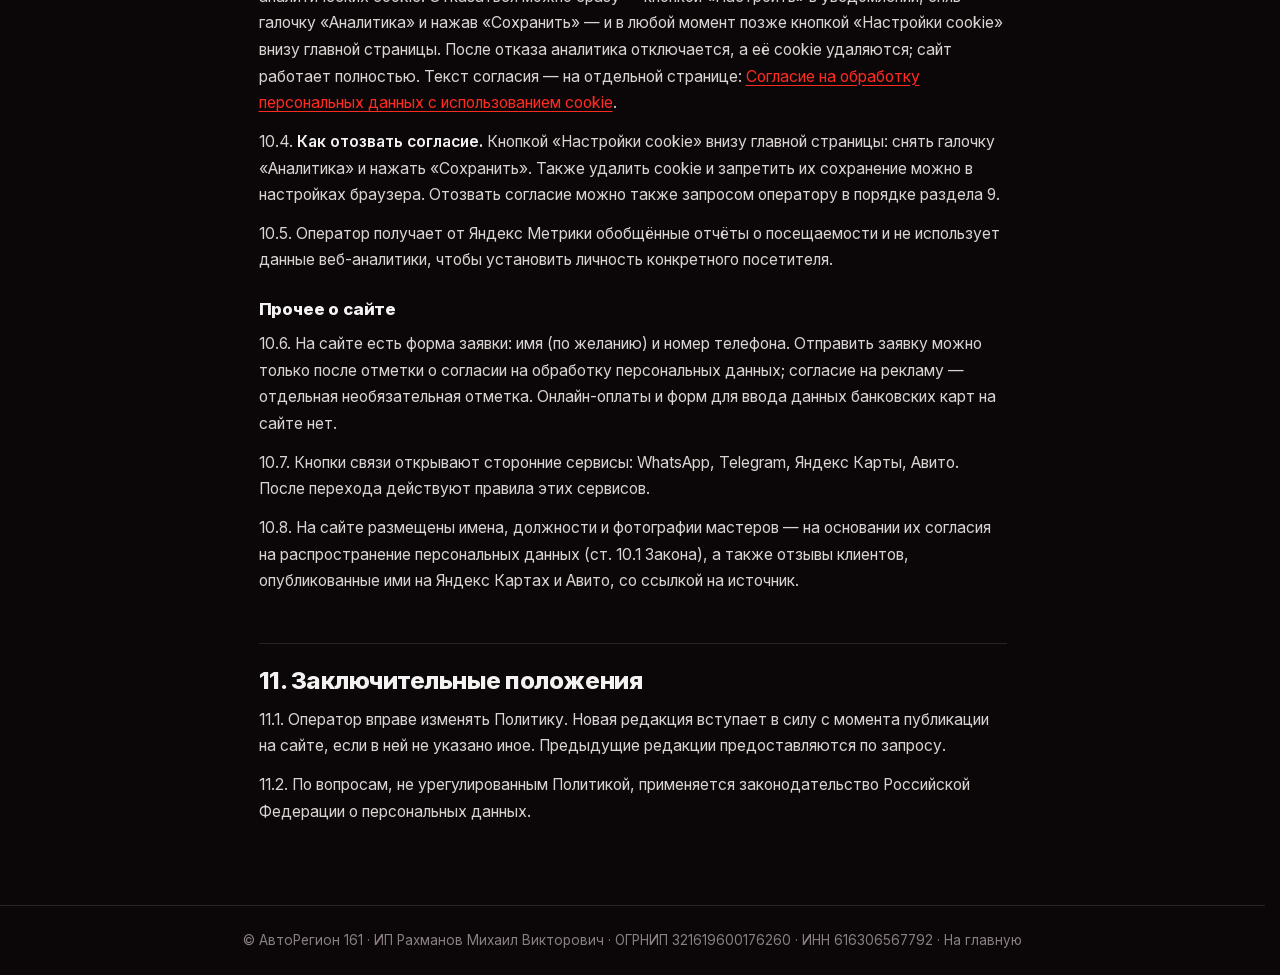
<file: maket/policy.html>
<!DOCTYPE html>
<html lang="ru">
<head>
  <meta charset="UTF-8">
  <meta name="robots" content="noindex, nofollow">
  <meta name="viewport" content="width=device-width, initial-scale=1">
  <!-- Яндекс Метрика, счётчик 112780919. Код Яндекса без изменений.
       Работает сразу; не запускается у тех, кто отказался от аналитики
       в уведомлении о cookie (выбор хранится в браузере). -->
  <script>
    window.arMetrika = function () {
      if (window.arMetrika.done) return;
      window.arMetrika.done = true;
      (function(m,e,t,r,i,k,a){
          m[i]=m[i]||function(){(m[i].a=m[i].a||[]).push(arguments)};
          m[i].l=1*new Date();
          for (var j = 0; j < document.scripts.length; j++) {if (document.scripts[j].src === r) { return; }}
          k=e.createElement(t),a=e.getElementsByTagName(t)[0],k.async=1,k.src=r,a.parentNode.insertBefore(k,a)
      })(window, document,'script','https://mc.yandex.ru/metrika/tag.js?id=112780919', 'ym');
      ym(112780919, 'init', {ssr:true, webvisor:true, clickmap:true, ecommerce:"dataLayer", referrer: document.referrer, url: location.href, accurateTrackBounce:true, trackLinks:true});
    };
    try { if (localStorage.getItem('ar161-cookie') !== 'no') window.arMetrika(); } catch (e) { window.arMetrika(); }
  </script>
  <meta name="color-scheme" content="dark">
  <meta name="theme-color" content="#0b0708">
  <title>Политика обработки персональных данных — АвтоРегион 161</title>
  <meta name="description" content="Политика АвтоРегион 161 в отношении обработки персональных данных по 152-ФЗ: какие данные собираем, зачем, как храним, cookie и аналитика, как удалить данные.">
  <link rel="icon" href="favicon.ico" sizes="any">
  <link rel="apple-touch-icon" href="apple-touch-icon.png">
  <link rel="preload" href="fonts/inter-cyrillic.woff2" as="font" type="font/woff2" crossorigin>
  <link rel="stylesheet" href="fonts.css?v=1790852573">
  <link rel="stylesheet" href="theme.css?v=1790852573">
  <link rel="stylesheet" href="base.css?v=1790852573">
  <style>
    /* Страница-документ: только текст, без блоков лендинга */
    .doc-header { border-bottom: 1px solid var(--line); }
    .doc-header::before { inset: 0; background: var(--bg); }   /* текст документа не просвечивает сквозь шапку */
    .doc-header .header__inner { justify-content: space-between; }
    .doc-back { font-size: var(--fs-sm); color: var(--text-muted); transition: color .15s; }
    .doc-back:hover { color: var(--text); }

    .doc { max-width: 780px; margin: 0 auto; padding: clamp(32px, 6vw, 72px) 16px 80px; }
    .doc h1 { font-size: clamp(1.8rem, 4vw, 2.8rem); letter-spacing: -0.035em; text-wrap: balance; }
    .doc__meta { margin-top: 14px; font-size: var(--fs-sm); color: var(--text-muted); }
    .doc h2 {
      margin-top: 48px; padding-top: 24px; border-top: 1px solid var(--line);
      font-size: clamp(1.2rem, 2.2vw, 1.5rem); letter-spacing: -0.02em;
    }
    .doc h3 { margin-top: 26px; font-size: 1.05rem; letter-spacing: -0.01em; }
    .doc p, .doc li { font-size: var(--fs-body); line-height: 1.7; color: #d9d3d2; }
    .doc p { margin-top: 12px; }
    .doc ol, .doc ul { margin-top: 12px; padding-left: 22px; }
    .doc ol { list-style: decimal; }
    .doc ul { list-style: disc; }
    .doc li { margin-top: 6px; }
    .doc li::marker { color: var(--text-dim); }
    .doc b { color: var(--text); font-weight: 600; }
    .doc a { color: var(--accent-hot); text-decoration: underline; text-underline-offset: 3px; }

    .doc-card {
      margin-top: 18px; padding: 18px 20px;
      background: var(--bg-elevated); border: 1px solid var(--line); border-radius: var(--radius);
    }
    .doc-card dl { display: grid; grid-template-columns: max-content 1fr; gap: 8px 18px; }
    .doc-card dt { font-size: var(--fs-sm); color: var(--text-muted); }
    .doc-card dd { margin: 0; font-size: var(--fs-sm); color: var(--text); overflow-wrap: anywhere; }
    @media (max-width: 520px) {
      .doc-card dl { grid-template-columns: 1fr; gap: 2px; }
      .doc-card dd { margin-bottom: 10px; }
    }

    .doc-table { width: 100%; margin-top: 16px; border-collapse: collapse; font-size: var(--fs-sm); }
    .doc-table th, .doc-table td { padding: 12px 10px; border-top: 1px solid var(--line); text-align: left; vertical-align: top; line-height: 1.55; }
    .doc-table th { color: var(--text-muted); font-weight: 600; }
    .doc-table td { color: #d9d3d2; }
    @media (max-width: 640px) {
      .doc-table thead { display: none; }
      .doc-table tr { display: block; padding: 14px 0; border-top: 1px solid var(--line); }
      .doc-table td { display: block; padding: 3px 0; border: 0; }
      .doc-table td::before { content: attr(data-label); display: block; font-size: var(--fs-xs); color: var(--text-dim); }
    }

    /* Задание заказчику: что вписать. Убрать рамку, когда данные придут. */
    .todo {
      padding: 1px 6px; border: 1px dashed var(--accent-hot); border-radius: 6px;
      color: #ff8a82; font-style: normal; white-space: normal;
    }
    .doc-footer { border-top: 1px solid var(--line); padding: 24px 16px; text-align: center; font-size: var(--fs-xs); color: var(--text-dim); }
  </style>
</head>
<body>

<header class="header doc-header">
  <div class="wrap header__inner">
    <a class="logo" href="./" aria-label="АвтоРегион 161 — на главную">
      <picture>
        <source type="image/webp" srcset="img/logo.webp?v=2 320w, img/logo@2x.webp?v=2 640w" sizes="200px">
        <img class="logo__img" src="img/logo.png?v=2" alt="АвтоРегион 161" width="1673" height="840">
      </picture>
    </a>
    <a class="doc-back" href="./">← На главную</a>
  </div>
</header>

<main class="doc">
  <h1>Политика в отношении обработки персональных данных</h1>
  <p class="doc__meta">Редакция от 18.09.2026 · Действует бессрочно до замены новой редакцией</p>

  <!-- ============================================================ -->
  <h2>1. Общие положения</h2>
  <p>1.1. Настоящая Политика определяет, какие персональные данные обрабатывает оператор, для чего, на каком основании, как они хранятся и защищаются, а также как человек может узнать о своих данных, исправить их или потребовать удалить.</p>
  <p>1.2. Политика составлена в соответствии с Федеральным законом от 27.07.2006 № 152-ФЗ «О персональных данных» (далее — Закон) и с учётом Рекомендаций Роскомнадзора от 31.07.2017 по составлению документа, определяющего политику оператора.</p>
  <p>1.3. Политика опубликована на сайте оператора в свободном доступе (ч. 2 ст. 18.1 Закона) и действует в отношении всех персональных данных, которые оператор получает от клиентов — при обращении через сайт, по телефону, в мессенджерах и лично в сервисе, — а также к данным посетителей сайта.</p>

  <h3>Сведения об операторе</h3>
  <div class="doc-card">
    <dl>
      <dt>Оператор</dt>
      <dd>Индивидуальный предприниматель Рахманов Михаил Викторович</dd>
      <dt>Коммерческое обозначение</dt>
      <dd>АвтоРегион 161</dd>
      <dt>ОГРНИП</dt>
      <dd>321619600176260</dd>
      <dt>ИНН</dt>
      <dd>616306567792</dd>
      <dt>Адрес сервиса</dt>
      <dd>344002, г. Ростов-на-Дону, мкр. Заречная, 1-я Луговая ул., д. 15А</dd>
      <dt>Почтовый адрес для обращений</dt>
      <dd>344002, г. Ростов-на-Дону, 1-я Луговая ул., д. 15А</dd>
      <dt>Электронная почта</dt>
      <dd><a href="mailto:gantz777@yandex.ru">gantz777@yandex.ru</a></dd>
      <dt>Телефон</dt>
      <dd><a href="tel:+79014560825">+7 (901) 456-08-25</a></dd>
      <dt>Сайт</dt>
      <dd>https://lab-gbo.ru/</dd>
      <dt>Реестр операторов Роскомнадзора</dt>
      <dd>Оператор включён в реестр операторов, осуществляющих обработку персональных данных, регистрационный номер <b>61-25-037880</b> (дата регистрации уведомления — 29.04.2025)</dd>
    </dl>
  </div>
  <p>1.4. Ответственным за организацию обработки персональных данных является сам индивидуальный предприниматель.</p>

  <!-- ============================================================ -->
  <h2>2. Основные понятия</h2>
  <ul>
    <li><b>Персональные данные</b> — любая информация, относящаяся прямо или косвенно к определённому или определяемому физическому лицу (субъекту персональных данных).</li>
    <li><b>Оператор</b> — лицо, указанное в разделе 1, которое организует и осуществляет обработку персональных данных и определяет её цели и состав данных.</li>
    <li><b>Обработка</b> — любое действие с персональными данными: сбор, запись, систематизация, накопление, хранение, уточнение, извлечение, использование, передача (предоставление, доступ), обезличивание, блокирование, удаление, уничтожение.</li>
    <li><b>Предоставление</b> — раскрытие персональных данных определённому лицу или кругу лиц.</li>
    <li><b>Распространение</b> — раскрытие персональных данных неопределённому кругу лиц.</li>
    <li><b>Блокирование</b> — временное прекращение обработки, кроме случаев, когда она нужна для уточнения данных.</li>
    <li><b>Уничтожение</b> — действия, после которых восстановить данные невозможно.</li>
    <li><b>Cookie</b> — небольшие файлы, которые сайт сохраняет в браузере посетителя.</li>
    <li><b>Трансграничная передача</b> — передача персональных данных на территорию иностранного государства.</li>
  </ul>

  <!-- ============================================================ -->
  <h2>3. Цели обработки персональных данных</h2>
  <p>Оператор обрабатывает только те данные, которые нужны для конкретных целей, и не использует их для целей, несовместимых с ними:</p>
  <ol>
    <li>Консультация по обращению, в том числе по заявке, оставленной на сайте: ответ на вопрос, расчёт стоимости и сроков установки газобаллонного оборудования (ГБО), запись в сервис, разъяснение порядка регистрации изменений в конструкцию автомобиля.</li>
    <li>Заключение и исполнение договора на установку, настройку, диагностику, ремонт и обслуживание ГБО, в том числе гарантийное обслуживание.</li>
    <li>Работа с организациями-клиентами (корпоративные автопарки): заключение и исполнение договоров, выставление счетов, связь с представителями.</li>
    <li>Ведение бухгалтерского и налогового учёта, выдача кассовых чеков.</li>
    <li>Анализ посещаемости и работы сайта, оценка эффективности рекламы — если посетитель не отказался от этого (отказаться можно в любой момент).</li>
    <li>Направление рекламных и информационных сообщений — только тем, кто дал на это отдельное согласие.</li>
  </ol>
  <p>Оператор не принимает на основе персональных данных решений, влекущих юридические последствия для человека, исключительно автоматизированным способом.</p>

  <p>Документы клиента — паспорт, свидетельство о регистрации ТС, паспорт ТС — оператор <b>не запрашивает, не копирует и не хранит</b>. Регистрацию изменений в конструкцию автомобиля клиент оформляет сам, оператор только консультирует по порядку.</p>

  <!-- ============================================================ -->
  <h2>4. Правовые основания обработки</h2>
  <ul>
    <li>Договор, стороной которого является субъект персональных данных, а также действия по его запросу до заключения договора (п. 5 ч. 1 ст. 6 Закона).</li>
    <li>Гражданский кодекс РФ и Закон РФ от 07.02.1992 № 2300-1 «О защите прав потребителей» — в части исполнения договора и гарантийных обязательств.</li>
    <li>Налоговый кодекс РФ, Федеральный закон от 06.12.2011 № 402-ФЗ «О бухгалтерском учёте», Федеральный закон от 22.05.2003 № 54-ФЗ «О применении контрольно-кассовой техники…» — в части учёта, хранения первичных документов и выдачи чеков.</li>
    <li>Согласие субъекта персональных данных (п. 1 ч. 1 ст. 6 Закона) — оформляется отдельно от других документов (ч. 1 ст. 9 Закона) и может быть отозвано в любой момент:
      <ul>
        <li>при отправке заявки на сайте — <a href="consent-pd.html">согласие на обработку персональных данных</a>;</li>
        <li>для файлов cookie и веб-аналитики — <a href="consent.html">согласие на обработку с использованием cookie</a>, которое посетитель даёт, продолжая пользоваться сайтом после уведомления о cookie, и может отозвать в настройках cookie;</li>
        <li>на получение рекламы — <a href="consent-ads.html">согласие на рекламные и информационные сообщения</a> (также ч. 1 ст. 18 Федерального закона от 13.03.2006 № 38-ФЗ «О рекламе» и ст. 15 Закона); оно не является условием отправки заявки.</li>
      </ul>
    </li>
  </ul>

  <!-- ============================================================ -->
  <h2>5. Категории субъектов и перечень данных</h2>
  <p>Специальные категории персональных данных (о здоровье, убеждениях и т. п.), биометрические персональные данные, а также паспортные данные и данные документов на автомобиль оператор не обрабатывает.</p>
  <table class="doc-table">
    <thead>
      <tr><th>Чьи данные</th><th>Какие данные</th><th>Цели из раздела 3</th></tr>
    </thead>
    <tbody>
      <tr>
        <td data-label="Чьи данные">Посетители сайта, не отказавшиеся от cookie аналитики</td>
        <td data-label="Какие данные">IP-адрес; идентификаторы cookie; тип устройства, операционная система, браузер, разрешение экрана; просмотренные страницы, время и длительность визита; источник перехода на сайт; примерное местоположение по IP-адресу; действия на странице (нажатия, прокрутка)</td>
        <td data-label="Цели">5</td>
      </tr>
      <tr>
        <td data-label="Чьи данные">Люди, оставившие заявку на сайте</td>
        <td data-label="Какие данные">Имя (по желанию); номер телефона; дата и время заявки; адрес страницы; отметки о согласиях</td>
        <td data-label="Цели">1, 6 — только при согласии на рекламу</td>
      </tr>
      <tr>
        <td data-label="Чьи данные">Люди, которые обратились за консультацией</td>
        <td data-label="Какие данные">Имя; номер телефона; адрес электронной почты; имя пользователя в мессенджере; содержание обращения, в том числе марка, модель и год выпуска автомобиля</td>
        <td data-label="Цели">1</td>
      </tr>
      <tr>
        <td data-label="Чьи данные">Клиенты — физические лица</td>
        <td data-label="Какие данные">Фамилия, имя, отчество; номер телефона; адрес электронной почты; марка, модель и год выпуска автомобиля; сведения о выполненных работах, гарантии и оплате (без реквизитов банковской карты)</td>
        <td data-label="Цели">2, 4</td>
      </tr>
      <tr>
        <td data-label="Чьи данные">Представители организаций-клиентов</td>
        <td data-label="Какие данные">Фамилия, имя, отчество; должность; номер телефона; адрес электронной почты</td>
        <td data-label="Цели">3, 4</td>
      </tr>
    </tbody>
  </table>

  <!-- ============================================================ -->
  <h2>6. Порядок и условия обработки</h2>
  <p>6.1. Оператор обрабатывает персональные данные с использованием средств автоматизации и без них.</p>
  <p>6.2. Данные получаются непосредственно от самого человека: когда он звонит, пишет в мессенджер или на электронную почту, приезжает в сервис, а также автоматически при посещении сайта — если человек не отказался от cookie аналитики.</p>
  <p>6.3. <b>Где хранятся данные.</b> Сведения о клиентах и обращениях оператор ведёт в таблице учёта, которая хранится на компьютере оператора в сервисе. Заявки с сайта сохраняются в таблицу на Яндекс Диске оператора (сервисы ООО «ЯНДЕКС», серверы в Российской Федерации). Чтобы перезвонить быстро, оператор дополнительно получает уведомление о новой заявке — имя и номер телефона — сообщением в мессенджере MAX (ООО «ВК», серверы в Российской Федерации) работникам оператора, принимающим заявки. Мессенджеры WhatsApp и Telegram — сторонние сервисы, которыми человек пользуется по своему выбору и на их условиях. Сведения, необходимые для целей раздела 3, оператор переносит из переписки в собственные базы данных.</p>
  <p>6.4. <b>Локализация.</b> При сборе персональных данных граждан Российской Федерации запись, систематизация, накопление, хранение, уточнение и извлечение осуществляются с использованием баз данных, находящихся на территории Российской Федерации (ч. 5 ст. 18 Закона).</p>
  <p>6.5. <b>Трансграничная передача</b> персональных данных оператором не осуществляется.</p>
  <p>6.6. <b>Оплата.</b> Онлайн-оплаты на сайте нет. Банковской картой можно оплатить только в сервисе, через платёжный терминал. Данные карты обрабатывает банк, обслуживающий терминал; оператор их не получает и не хранит. Если клиент просит отправить электронный чек, его номер телефона или адрес электронной почты передаётся оператору фискальных данных (ст. 1.2 Федерального закона № 54-ФЗ).</p>
  <p>6.7. <b>Передача третьим лицам.</b> Оператор не продаёт и не распространяет персональные данные клиентов. Данные предоставляются только в объёме, необходимом для цели:</p>
  <ul>
    <li>ООО «ЯНДЕКС» (119021, г. Москва, ул. Льва Толстого, д. 16) — данные посетителей сайта, не отказавшихся от cookie аналитики, для сервиса веб-аналитики Яндекс Метрика; заявки с сайта — для их хранения в сервисах Яндекс Облако и Яндекс Диск. На условиях использования этих сервисов, серверы находятся в Российской Федерации;</li>
    <li>ООО «ВК» (125167, г. Москва, Ленинградский пр-т, д. 39, стр. 79) — имя и номер телефона из заявки с сайта, для доставки уведомления о заявке работникам оператора в мессенджере MAX. На условиях использования сервиса, серверы находятся в Российской Федерации;</li>
    <li>оператору фискальных данных — для отправки электронного чека по просьбе клиента;</li>
    <li>государственным органам — по основаниям, прямо предусмотренным законом (налоговые органы, органы дознания и следствия, суд).</li>
  </ul>
  <p>Если обработка поручается другому лицу, это делается только на условиях, предусмотренных ч. 3 ст. 6 Закона.</p>
  <p>6.8. <b>Конфиденциальность.</b> Оператор и лица, получившие доступ к персональным данным, не раскрывают их третьим лицам и не распространяют без согласия человека, если иное не предусмотрено законом (ст. 7 Закона).</p>

  <h3>Сроки хранения</h3>
  <ul>
    <li>Обращения и заявки с сайта, по которым договор не был заключён, — не более 1 года с даты последнего обращения.</li>
    <li>Данные для рекламных сообщений — до отзыва согласия.</li>
    <li>Данные по договору и гарантийному обслуживанию — в течение срока действия договора и гарантии и 3 лет после их окончания (общий срок исковой давности, ст. 196 ГК РФ).</li>
    <li>Первичные учётные документы, содержащие персональные данные, — 5 лет (ст. 29 Федерального закона № 402-ФЗ).</li>
    <li>Данные веб-аналитики — до отзыва согласия, но не дольше срока хранения, установленного условиями сервиса Яндекс Метрика.</li>
  </ul>

  <h3>Прекращение обработки</h3>
  <p>Обработка прекращается, когда достигнута цель, истёк срок хранения, человек отозвал согласие (если обработка шла на основании согласия) или выявлена неправомерная обработка.</p>

  <!-- ============================================================ -->
  <h2>7. Меры по защите персональных данных</h2>
  <p>Оператор принимает меры, предусмотренные ст. 18.1 и ст. 19 Закона, в том числе:</p>
  <ul>
    <li>определяет перечень лиц, допущенных к персональным данным, и знакомит их с требованиями Закона и настоящей Политикой;</li>
    <li>хранит таблицу учёта клиентов на компьютере, защищённом паролем, и не выкладывает её в облачные сервисы за пределами Российской Федерации;</li>
    <li>защищает компьютеры и телефоны, на которых ведётся работа с клиентами, паролями и антивирусным программным обеспечением;</li>
    <li>не хранит персональные данные дольше, чем требуется для целей обработки;</li>
    <li>удаляет данные способом, исключающим восстановление, и фиксирует это актом;</li>
    <li>при выявлении утечки уведомляет Роскомнадзор в сроки, установленные ч. 3.1 ст. 21 Закона: в течение 24 часов — о самом инциденте, в течение 72 часов — о результатах внутреннего расследования.</li>
  </ul>

  <!-- ============================================================ -->
  <h2>8. Права человека, чьи данные обрабатываются</h2>
  <p>Каждый вправе:</p>
  <ul>
    <li>получить сведения об обработке своих персональных данных: какие данные, для чего, на каком основании, как долго хранятся и кому передаются (ст. 14 Закона);</li>
    <li>потребовать уточнить данные, если они неполные, устаревшие или неточные;</li>
    <li>потребовать заблокировать или уничтожить данные, если они получены незаконно или не нужны для заявленной цели;</li>
    <li>отозвать согласие на обработку, в том числе согласие на cookie и веб-аналитику;</li>
    <li>потребовать прекратить обработку персональных данных (ч. 5.1 ст. 21 Закона);</li>
    <li>обжаловать действия оператора в Роскомнадзор или в суд.</li>
  </ul>

  <!-- ============================================================ -->
  <h2>9. Как направить запрос и в какие сроки придёт ответ</h2>
  <p>9.1. Запрос можно направить письмом по почтовому адресу или на электронную почту, указанные в разделе 1. Запрос должен содержать (ч. 3 ст. 14 Закона):</p>
  <ul>
    <li>номер основного документа, удостоверяющего личность, сведения о дате его выдачи и выдавшем органе;</li>
    <li>сведения, подтверждающие обращение к оператору: например, дату визита в сервис или номер телефона, с которого было обращение;</li>
    <li>подпись — собственноручную или электронную в соответствии с законодательством РФ.</li>
  </ul>
  <p>Эти сведения используются только для того, чтобы убедиться, что запрос направил сам человек, и не хранятся дольше, чем нужно для ответа.</p>
  <p>9.2. Сроки ответа оператора:</p>
  <table class="doc-table">
    <thead><tr><th>Что запрошено</th><th>Срок</th></tr></thead>
    <tbody>
      <tr><td data-label="Что запрошено">Сведения об обработке данных или мотивированный отказ</td><td data-label="Срок">10 рабочих дней с даты получения запроса; может быть продлён на 5 рабочих дней с уведомлением о причинах (ст. 20 Закона)</td></tr>
      <tr><td data-label="Что запрошено">Уточнение неточных данных</td><td data-label="Срок">7 рабочих дней с даты получения подтверждающих сведений (ч. 2 ст. 21)</td></tr>
      <tr><td data-label="Что запрошено">Прекращение неправомерной обработки</td><td data-label="Срок">3 рабочих дня; если обеспечить правомерность невозможно — уничтожение в течение 10 рабочих дней (ч. 3 ст. 21)</td></tr>
      <tr><td data-label="Что запрошено">Требование прекратить обработку</td><td data-label="Срок">10 рабочих дней, с возможным продлением на 5 рабочих дней (ч. 5.1 ст. 21)</td></tr>
      <tr><td data-label="Что запрошено">Отзыв согласия</td><td data-label="Срок">Прекращение обработки и уничтожение данных — не более 30 дней, если нет иных законных оснований для хранения (ч. 5 ст. 21)</td></tr>
      <tr><td data-label="Что запрошено">Достижение цели обработки</td><td data-label="Срок">Уничтожение — не более 30 дней с даты достижения цели (ч. 4 ст. 21)</td></tr>
    </tbody>
  </table>
  <p>9.3. Об устранении нарушений или об уничтожении данных оператор сообщает человеку, а если запрос поступил от Роскомнадзора — также Роскомнадзору.</p>

  <!-- ============================================================ -->
  <h2>10. Файлы cookie и веб-аналитика</h2>
  <p>10.1. <b>Что такое cookie.</b> Небольшие файлы, которые сайт сохраняет в браузере посетителя. Они помогают понять, как люди пользуются сайтом, и сделать его удобнее.</p>
  <p>10.2. <b>Какие cookie используются:</b></p>
  <ul>
    <li><b>необходимые</b> — запоминают выбор посетителя в уведомлении о cookie (хранятся в памяти браузера); для них согласие не требуется, персональных данных они не содержат;</li>
    <li><b>аналитические</b> — сервис Яндекс Метрика (ООО «ЯНДЕКС»): статистика посещений, источники переходов, действия на странице. Срок хранения таких cookie в браузере — до 1 года.</li>
  </ul>
  <p>10.3. <b>Согласие.</b> При первом посещении сайт показывает уведомление о cookie. Продолжая пользоваться сайтом после уведомления, посетитель соглашается на использование аналитических cookie. Отказаться можно сразу — кнопкой «Настроить» в уведомлении, сняв галочку «Аналитика» и нажав «Сохранить» — и в любой момент позже кнопкой «Настройки cookie» внизу главной страницы. После отказа аналитика отключается, а её cookie удаляются; сайт работает полностью. Текст согласия — на отдельной странице: <a href="consent.html">Согласие на обработку персональных данных с использованием cookie</a>.</p>
  <p>10.4. <b>Как отозвать согласие.</b> Кнопкой «Настройки cookie» внизу главной страницы: снять галочку «Аналитика» и нажать «Сохранить». Также удалить cookie и запретить их сохранение можно в настройках браузера. Отозвать согласие можно также запросом оператору в порядке раздела 9.</p>
  <p>10.5. Оператор получает от Яндекс Метрики обобщённые отчёты о посещаемости и не использует данные веб-аналитики, чтобы установить личность конкретного посетителя.</p>

  <h3>Прочее о сайте</h3>
  <p>10.6. На сайте есть форма заявки: имя (по желанию) и номер телефона. Отправить заявку можно только после отметки о согласии на обработку персональных данных; согласие на рекламу — отдельная необязательная отметка. Онлайн-оплаты и форм для ввода данных банковских карт на сайте нет.</p>
  <p>10.7. Кнопки связи открывают сторонние сервисы: WhatsApp, Telegram, Яндекс Карты, Авито. После перехода действуют правила этих сервисов.</p>
  <p>10.8. На сайте размещены имена, должности и фотографии мастеров — на основании их согласия на распространение персональных данных (ст. 10.1 Закона), а также отзывы клиентов, опубликованные ими на Яндекс Картах и Авито, со ссылкой на источник.</p>

  <!-- ============================================================ -->
  <h2>11. Заключительные положения</h2>
  <p>11.1. Оператор вправе изменять Политику. Новая редакция вступает в силу с момента публикации на сайте, если в ней не указано иное. Предыдущие редакции предоставляются по запросу.</p>
  <p>11.2. По вопросам, не урегулированным Политикой, применяется законодательство Российской Федерации о персональных данных.</p>
</main>

<footer class="doc-footer">
  © АвтоРегион 161 · ИП Рахманов Михаил Викторович · ОГРНИП 321619600176260 · ИНН 616306567792 · <a href="./" style="color:inherit">На главную</a>
</footer>

</body>
</html>
</file>
<file: maket/fonts.css>
/* Шрифт Inter лежит на самом сайте, а не на серверах Google:
   так данные посетителей не уходят за границу и страница грузится быстрее.
   Только кириллица и латиница. Лицензия SIL Open Font License.

   Расширенная латиница (inter-latin-ext.woff2, 85 КБ) с сайта убрана: из всего
   её набора на странице встречался один символ — знак рубля ₽, и ради него
   каждый посетитель качал 85 КБ. Вместо неё лежит inter-rubl.woff2 (1,2 КБ) —
   тот же шрифт, обрезанный до одного знака. Если на сайте появятся буквы с
   диакритикой (ā, ę, ž) или другие валюты, их нарисует системный шрифт —
   тогда файл надо нарезать заново, с нужными символами. */

/* cyrillic-ext */
@font-face {
  font-family: 'Inter';
  font-style: normal;
  font-weight: 400;
  font-display: swap;
  src: url(fonts/inter-cyrillic-ext.woff2) format('woff2');
  unicode-range: U+0460-052F, U+1C80-1C8A, U+20B4, U+2DE0-2DFF, U+A640-A69F, U+FE2E-FE2F;
}

/* cyrillic */
@font-face {
  font-family: 'Inter';
  font-style: normal;
  font-weight: 400;
  font-display: swap;
  src: url(fonts/inter-cyrillic.woff2) format('woff2');
  unicode-range: U+0301, U+0400-045F, U+0490-0491, U+04B0-04B1, U+2116;
}

/* latin-ext */
@font-face {
  font-family: 'Inter';
  font-style: normal;
  font-weight: 400;
  font-display: swap;
  src: url(fonts/inter-rubl.woff2) format('woff2');
  unicode-range: U+20BD;   /* только знак рубля — см. комментарий выше */
}

/* latin */
@font-face {
  font-family: 'Inter';
  font-style: normal;
  font-weight: 400;
  font-display: swap;
  src: url(fonts/inter-latin.woff2) format('woff2');
  unicode-range: U+0000-00FF, U+0131, U+0152-0153, U+02BB-02BC, U+02C6, U+02DA, U+02DC, U+0304, U+0308, U+0329, U+2000-206F, U+20AC, U+2122, U+2191, U+2193, U+2212, U+2215, U+FEFF, U+FFFD;
}

/* cyrillic-ext */
@font-face {
  font-family: 'Inter';
  font-style: normal;
  font-weight: 600;
  font-display: swap;
  src: url(fonts/inter-cyrillic-ext.woff2) format('woff2');
  unicode-range: U+0460-052F, U+1C80-1C8A, U+20B4, U+2DE0-2DFF, U+A640-A69F, U+FE2E-FE2F;
}

/* cyrillic */
@font-face {
  font-family: 'Inter';
  font-style: normal;
  font-weight: 600;
  font-display: swap;
  src: url(fonts/inter-cyrillic.woff2) format('woff2');
  unicode-range: U+0301, U+0400-045F, U+0490-0491, U+04B0-04B1, U+2116;
}

/* latin-ext */
@font-face {
  font-family: 'Inter';
  font-style: normal;
  font-weight: 600;
  font-display: swap;
  src: url(fonts/inter-rubl.woff2) format('woff2');
  unicode-range: U+20BD;   /* только знак рубля — см. комментарий выше */
}

/* latin */
@font-face {
  font-family: 'Inter';
  font-style: normal;
  font-weight: 600;
  font-display: swap;
  src: url(fonts/inter-latin.woff2) format('woff2');
  unicode-range: U+0000-00FF, U+0131, U+0152-0153, U+02BB-02BC, U+02C6, U+02DA, U+02DC, U+0304, U+0308, U+0329, U+2000-206F, U+20AC, U+2122, U+2191, U+2193, U+2212, U+2215, U+FEFF, U+FFFD;
}

/* cyrillic-ext */
@font-face {
  font-family: 'Inter';
  font-style: normal;
  font-weight: 800;
  font-display: swap;
  src: url(fonts/inter-cyrillic-ext.woff2) format('woff2');
  unicode-range: U+0460-052F, U+1C80-1C8A, U+20B4, U+2DE0-2DFF, U+A640-A69F, U+FE2E-FE2F;
}

/* cyrillic */
@font-face {
  font-family: 'Inter';
  font-style: normal;
  font-weight: 800;
  font-display: swap;
  src: url(fonts/inter-cyrillic.woff2) format('woff2');
  unicode-range: U+0301, U+0400-045F, U+0490-0491, U+04B0-04B1, U+2116;
}

/* latin-ext */
@font-face {
  font-family: 'Inter';
  font-style: normal;
  font-weight: 800;
  font-display: swap;
  src: url(fonts/inter-rubl.woff2) format('woff2');
  unicode-range: U+20BD;   /* только знак рубля — см. комментарий выше */
}

/* latin */
@font-face {
  font-family: 'Inter';
  font-style: normal;
  font-weight: 800;
  font-display: swap;
  src: url(fonts/inter-latin.woff2) format('woff2');
  unicode-range: U+0000-00FF, U+0131, U+0152-0153, U+02BB-02BC, U+02C6, U+02DA, U+02DC, U+0304, U+0308, U+0329, U+2000-206F, U+20AC, U+2122, U+2191, U+2193, U+2212, U+2215, U+FEFF, U+FFFD;
}
</file>
<file: maket/theme.css>
/* =====================================================================
   ТЕМА — цвета, типографика, размеры.
   Правится только этот файл, если нужно поменять оформление целиком.
   ===================================================================== */
:root {
  /* Сайт всегда тёмный — даже если у человека в телефоне светлая тема.
     Логотип бело-красный, на белом фоне он бы потерялся. Это же
     заставляет браузер рисовать тёмными полосу прокрутки, поля ввода
     и ползунок калькулятора. */
  color-scheme: dark;

  /* --- Поверхности --- */
  --bg:            #0b0708;   /* фон страницы */
  --bg-elevated:   #150d0e;   /* карточки, панели */
  --line:          #2c2124;   /* линии и рамки */
  --line-strong:   #3d2e31;

  /* --- Текст --- */
  --text:          #f4f2f1;   /* основной */
  --text-muted:    #a89ea0;   /* второстепенный */
  --text-dim:      #8a8083;   /* сноски; светлее, чем было, — контраст 5:1 на фоне */

  /* --- Акцент --- */
  --accent:        #d4241f;   /* фирменный красный */
  --accent-hot:    #ff2a20;   /* ярко-красный: акцентный текст, рамка фокуса */
  --accent-btn:    #dc201a;   /* красный заливки кнопок: белый текст на нём читается (контраст 4,9) */
  --accent-deep:   #3a0d0c;   /* тёмно-красный: кнопка в покое */
  --on-accent:     #ffffff;

  /* --- Зелёный: выгода и гарантия --- */
  --green:      #35d06a;
  --green-soft: rgba(53, 208, 106, .1);
  --green-line: rgba(53, 208, 106, .45);
  --green-dim:  #8fe3ae;

  /* --- Индикатор графика работы --- */
  --open:          #35d06a;
  --closed:        #e0483f;

  /* --- WhatsApp --- */
  --wa:            #25d366;
  --wa-hover:      #1fb855;

  /* --- Кирпичная стена гаража --- */
  --brick:         #571a15;   /* цвет кладки */
  --brick-deep:    #2a0c0a;   /* кладка в тени */

  /* --- Типографика --- */
  --font: 'Inter', system-ui, -apple-system, 'Segoe UI', Roboto, sans-serif;

  --fs-display: clamp(2.3rem, 4.4vw, 4.2rem);   /* h1 */
  --fs-lead:    clamp(1rem, 1.2vw, 1.18rem);
  --fs-body:    0.98rem;
  --fs-sm:      0.95rem;
  --fs-xs:      0.84rem;

  /* --- Ритм --- */
  --pad:       clamp(16px, 4vw, 64px);   /* отступ от края экрана, «резиновый» */
  --radius:    14px;
  --radius-sm: 9px;
  --radius-pill: 999px;

  --header-h: 68px;
}
</file>
<file: maket/base.css>
/* =====================================================================
   БАЗА — сброс, типографика, кнопки, шапка, плавающая кнопка WhatsApp.
   Стили блоков — в blocks.css
   Никаких blur, blend и бесконечных анимаций: страница должна летать
   на телефоне.
   ===================================================================== */

/* ---------- сброс ---------- */
*, *::before, *::after { box-sizing: border-box; }
* { margin: 0; }
html {
  -webkit-text-size-adjust: 100%;
  scroll-behavior: smooth;
  scroll-padding-top: calc(var(--header-h) + 12px);
  /* место под полосу прокрутки держим всегда: когда окно заявки запрещает
     прокрутку, ширина страницы не меняется и текст не перескакивает */
  scrollbar-gutter: stable;
}
@media (prefers-reduced-motion: reduce) { html { scroll-behavior: auto; } }

body {
  background: var(--bg);
  color: var(--text);
  font-family: var(--font);
  font-size: var(--fs-body);
  line-height: 1.55;
  -webkit-font-smoothing: antialiased;
  -moz-osx-font-smoothing: grayscale;
  overflow-x: hidden;
}

img, svg, video { display: block; max-width: 100%; }
/* <picture> не должен создавать свою коробку: тогда вся вёрстка,
   написанная под <img>, продолжает работать без правок */
picture { display: contents; }
img { height: auto; }
button, input, select, textarea { font: inherit; color: inherit; }
button { background: none; border: 0; cursor: pointer; }
a { color: inherit; text-decoration: none; }
ul, ol { list-style: none; padding: 0; }
h1, h2, h3, h4 { font-weight: 700; line-height: 1.12; letter-spacing: -0.03em; }

:focus-visible { outline: 2px solid var(--accent-hot); outline-offset: 3px; border-radius: 4px; }

/* ---------- «резиновая» полоса на всю ширину экрана ---------- */
.wrap { width: 100%; padding-inline: var(--pad); }

/* ---------- кнопки ---------- */
.btn {
  display: inline-flex;
  align-items: center;
  justify-content: center;
  gap: 10px;
  height: 54px;
  padding-inline: 30px;
  border-radius: var(--radius-pill);
  font-size: var(--fs-body);
  font-weight: 600;
  letter-spacing: -0.01em;
  max-width: 100%;
  transition: background-color .2s ease, border-color .2s ease,
              box-shadow .2s ease, color .2s ease, transform .12s ease;
}
.btn:active { transform: translateY(1px); }
.btn svg { transition: transform .2s ease; }

/* Главная кнопка: в покое сдержанная тёмно-красная,
   на ховере заливается ярким красным. */
.btn--cta {
  background: var(--accent-btn);
  color: #fff;
  border: 1px solid #ff6b63;
}
.btn--cta:hover,
.btn--cta:focus-visible {
  background: var(--accent-hot);
  border-color: #ffb3ae;
  color: #fff;
  text-shadow: 0 0 16px rgba(255, 255, 255, .85), 0 0 34px rgba(255, 255, 255, .4);
  box-shadow: 0 0 26px -4px rgba(255, 42, 32, .75);
}
.btn--cta:hover svg,
.btn--cta:focus-visible svg {
  transform: translateX(3px);
  filter: drop-shadow(0 0 6px rgba(255, 255, 255, .8));
}

.btn--sm { height: 38px; padding-inline: 18px; font-size: var(--fs-sm); }

/* Кнопка в шапке: тот же красный, что у остальных, при наведении ярче. */
.btn--soft {
  background: var(--accent-btn);
  border: 1px solid #ff6b63;
  color: #fff;
}
.btn--soft:hover,
.btn--soft:focus-visible {
  background: var(--accent-hot);
  border-color: #ffb3ae;
  color: #fff;
  text-shadow: 0 0 14px rgba(255, 255, 255, .8);
  box-shadow: 0 0 22px -4px rgba(255, 42, 32, .8);
}

/* Ссылка без номера телефона: выглядит как обычная кнопка,
   просто никуда не ведёт. Номер появится в config.js. */
a[data-no-phone] { cursor: default; }


/* ---------- белая кнопка (в стилистике Яндекс.Карт) ---------- */
.btn--map {
  background: #fff;
  color: #12090a;
  border: 1px solid #fff;
  font-weight: 600;
}
.btn--map svg { color: #12090a; }
.btn--map:hover,
.btn--map:focus-visible {
  background: #e9e6e4;
  border-color: #e9e6e4;
  color: #12090a;
}

/* ---------- телефон: кнопки записи всегда «горят» ----------
   На ПК подсветка появляется при наведении; на телефоне наводить нечем,
   поэтому там она включена постоянно. Только для сенсорных экранов. */
@media (hover: none), (pointer: coarse) {
  .btn--cta {
    background: var(--accent-btn);
    border-color: #ff7a72;
    color: #fff;
    text-shadow: 0 0 16px rgba(255, 255, 255, .85), 0 0 34px rgba(255, 255, 255, .4);
    box-shadow: 0 0 26px -4px rgba(255, 42, 32, .75);
  }
  .btn--cta svg { filter: drop-shadow(0 0 6px rgba(255, 255, 255, .8)); }
  .btn--soft {
    background: var(--accent-btn);
    border-color: #ff7a72;
    color: #fff;
    text-shadow: 0 0 14px rgba(255, 255, 255, .8);
    box-shadow: 0 0 22px -4px rgba(255, 42, 32, .8);
  }
  /* белая кнопка карты подсветку не получает */
  .btn--map, .btn--map:hover { background: #fff; color: #12090a; border-color: #fff; box-shadow: none; text-shadow: none; }
  .btn--map svg { filter: none; }
}

/* ---------- шапка ----------
   Висит поверх первого экрана. Своего фона нет — только мягкая
   растушёвка, чтобы не читалась отдельной панелью. Без backdrop-filter. */
.header {
  position: sticky;
  top: 0;
  z-index: 50;
  background: transparent;
}
.header::before {
  content: '';
  position: absolute;
  inset: 0 0 -30px 0;
  z-index: -1;
  pointer-events: none;
  background: linear-gradient(180deg, rgba(8,4,5,.88) 0%, rgba(8,4,5,.55) 48%, transparent 100%);
  transition: background .25s ease;
}
.header.is-scrolled::before {
  background: linear-gradient(180deg, rgba(8,4,5,.97) 0%, rgba(8,4,5,.9) 60%, rgba(8,4,5,.3) 100%);
}

.header__inner {
  position: relative;
  display: flex;
  align-items: center;
  gap: 14px;
  height: var(--header-h);
}
@media (min-width: 1080px) { .header__inner { gap: 30px; } }

/* Логотип — картинка по своей форме, без рамок и подложек.
   Высота подобрана под прежний значок, чтобы шапка не выросла. */
.logo { display: flex; align-items: center; gap: 12px; min-width: 0; }
.logo__img {
  width: auto;
  height: 32px;
  flex-shrink: 0;
}
@media (min-width: 560px) { .logo__img { height: 36px; } }
.logo__sub {
  display: none;
  padding-left: 12px;
  border-left: 1px solid var(--line-strong);
  font-size: var(--fs-xs);
  color: var(--text-muted);
  white-space: nowrap;
}
@media (min-width: 760px) { .logo__sub { display: block; } }

/* меню строго по центру шапки, независимо от ширины лого и правого блока */
.nav {
  display: none;
  align-items: center;
  gap: 26px;
  position: absolute;
  left: 50%;
  transform: translateX(-50%);
}
.nav a { font-size: var(--fs-sm); font-weight: 500; color: var(--text-muted); transition: color .15s; }
.nav a:hover { color: var(--text); }

.header__side { display: flex; align-items: center; gap: 12px; margin-left: auto; flex-shrink: 0; }

.header__hours { display: none; align-items: center; gap: 8px; font-size: var(--fs-sm); color: var(--text-muted); }
.header__dot {
  width: 8px; height: 8px; border-radius: 50%;
  background: var(--closed); box-shadow: 0 0 9px 1px var(--closed);
  transition: background-color .3s, box-shadow .3s;
}
.header__hours.is-open .header__dot { background: var(--open); box-shadow: 0 0 9px 1px var(--open); }

.header__phone { display: none; align-items: center; gap: 7px; font-size: var(--fs-sm); font-weight: 600; }
.header__cta { display: none; }

.burger {
  display: grid; place-items: center; flex-shrink: 0;
  width: 44px; height: 44px;
  border: 1px solid var(--line-strong);
  border-radius: var(--radius-sm);
  color: var(--text);
}

@media (min-width: 700px)  { .header__phone { display: flex; } }
@media (min-width: 900px)  { .header__hours { display: flex; } .header__cta { display: inline-flex; } }
@media (min-width: 1080px) { .nav { display: flex; } .burger { display: none; } }

/* мобильное меню — раскрывается плавно, а не появляется рывком */
.mobile-menu {
  display: block;
  overflow: hidden;
  max-height: 0;
  opacity: 0;
  transform: translateY(-6px);
  border-top: 0 solid var(--line);
  background: var(--bg);
  padding: 0 var(--pad);
  transition: max-height .24s cubic-bezier(.22,.61,.36,1),
              padding .24s cubic-bezier(.22,.61,.36,1),
              opacity .16s ease,
              transform .24s cubic-bezier(.22,.61,.36,1);
}
.mobile-menu.is-open {
  max-height: 360px;
  opacity: 1;
  transform: translateY(0);
  border-top-width: 1px;
  padding: 12px var(--pad) 20px;
}
@media (min-width: 1080px) { .mobile-menu { display: none; } }
@media (prefers-reduced-motion: reduce) {
  .mobile-menu { transition: opacity .12s ease; transform: none; }
}
/* обычные пункты меню; кнопка записи сюда не попадает — у неё свой стиль */
.mobile-menu a:not(.btn) {
  display: block;
  padding: 11px 12px;
  border-radius: var(--radius-sm);
  font-size: var(--fs-body);
  font-weight: 500;
  color: var(--text-muted);
}
.mobile-menu a:not(.btn):hover { background: var(--bg-elevated); color: var(--text); }
.mobile-menu__cta { margin-top: 12px; width: 100%; }
/* В меню кнопка записи — главное действие, поэтому горит всегда:
   и на телефоне, и в узком окне на компьютере. */
.mobile-menu .mobile-menu__cta {
  background: var(--accent-btn);
  border-color: #ff7a72;
  color: #fff;
  text-shadow: 0 0 16px rgba(255, 255, 255, .85), 0 0 34px rgba(255, 255, 255, .4);
  box-shadow: 0 0 26px -4px rgba(255, 42, 32, .75);
}
.mobile-menu .mobile-menu__cta svg { filter: drop-shadow(0 0 6px rgba(255, 255, 255, .8)); }

/* ---------- плавающая кнопка WhatsApp (моб.) — ТЗ §3.4 ---------- */
.wa-float {
  position: fixed;
  right: 16px; bottom: 16px;
  z-index: 60;
  display: grid; place-items: center;
  width: 56px; height: 56px;
  border-radius: 50%;
  background: var(--wa);
  color: #fff;
  box-shadow: 0 8px 26px rgba(0,0,0,.5);
  transition: background-color .18s ease, transform .18s ease;
}
/* наведение только там, где есть мышь: на телефоне после тапа кнопка
   оставалась увеличенной, пока человек не ткнёт в другое место */
@media (hover: hover) and (pointer: fine) {
  .wa-float:hover { background: var(--wa-hover); transform: scale(1.05); }
}
@media (min-width: 900px) { .wa-float { display: none; } }

.text-accent { color: var(--accent-hot); }

/* ---------- уведомление о cookie ----------
   Скромная карточка внизу: не крупнее кнопок рядом, над кнопкой WhatsApp. */
.cookie {
  position: fixed; left: 16px; right: 16px; bottom: 16px; z-index: 70;
  display: grid; gap: 12px;
  padding: 16px 18px;
  background: var(--bg-elevated);
  border: 1px solid var(--line-strong);
  border-radius: var(--radius);
  box-shadow: 0 12px 40px rgba(0, 0, 0, .55);
}
.cookie[hidden] { display: none; }
@media (min-width: 640px) { .cookie { right: auto; max-width: 440px; } }
.cookie__text { font-size: var(--fs-xs); line-height: 1.5; color: var(--text-muted); }
/* см. то же в .lead__check a: ссылка не должна быть ярче самой плашки */
.cookie__text a {
  color: var(--text-muted);
  text-decoration: underline;
  text-decoration-thickness: 1px;
  text-decoration-color: rgba(244, 242, 241, .28);
  text-underline-offset: 3px;
}
.cookie__text a:hover { color: var(--text); text-decoration-color: rgba(244, 242, 241, .5); }
.cookie__actions { display: flex; flex-wrap: wrap; align-items: center; gap: 10px; }
.cookie__ghost { border: 1px solid var(--line-strong); color: var(--text-muted); }
.cookie__ghost:hover { color: var(--text); border-color: var(--text-dim); }
.cookie__link {
  padding: 8px 4px; font-size: var(--fs-sm); color: var(--text-muted);
  /* черта такая же тонкая и приглушённая, как у ссылок в тексте плашки */
  text-decoration: underline; text-decoration-thickness: 1px;
  text-decoration-color: rgba(244, 242, 241, .28); text-underline-offset: 3px;
}
.cookie__link:hover { color: var(--text); }
/* второй экран уведомления — выбор по видам cookie */
.cookie__settings { display: none; gap: 12px; }
.cookie.is-settings .cookie__main { display: none; }
.cookie.is-settings .cookie__settings { display: grid; }
.cookie__title { font-size: var(--fs-sm); font-weight: 600; color: var(--text); }
.cookie__opt { display: flex; gap: 10px; align-items: flex-start; cursor: pointer; }
.cookie__opt input { width: 18px; height: 18px; margin-top: 2px; flex-shrink: 0; accent-color: var(--accent-btn); }
.cookie__opt input:disabled { opacity: .6; }
.cookie__opt span { font-size: var(--fs-xs); line-height: 1.45; color: var(--text-muted); }
.cookie__opt b { display: block; font-size: var(--fs-sm); font-weight: 600; color: var(--text); }

/* ---------- утилиты ---------- */
.visually-hidden {
  position: absolute; width: 1px; height: 1px;
  padding: 0; margin: -1px; overflow: hidden;
  clip: rect(0 0 0 0); white-space: nowrap; border: 0;
}
</file>
<file: maket/blocks.css>
/* =====================================================================
   БЛОКИ. Растёт по мере согласования блоков ТЗ.
   ===================================================================== */

/* =====================================================================
   БЛОК 1 — Первый экран.
   Два слоя: сцена (кирпичная стена гаража) и контент.
   Света нет — только кладка и затемнение по краям.
   ===================================================================== */
.hero {
  position: relative;
  overflow: hidden;
  display: flex;
  align-items: center;
  min-height: 620px;
  margin-top: calc(-1 * var(--header-h));            /* сцена уходит под шапку */
  padding-block: calc(var(--header-h) + 32px) 56px;
}
@media (min-width: 1024px) {
  .hero { min-height: 90vh; padding-block: calc(var(--header-h) + 24px) 48px; }
}

/* ---------- сцена: кирпичная стена ----------
   Кладка — один тайл-SVG в data-URI: браузер размножает его сам,
   это один слой вместо четырёх градиентов с масками. */
.hero__scene { position: absolute; inset: 0; z-index: 0; pointer-events: none; }

.scene__wall {
  position: absolute;
  inset: 0;
  background-color: var(--brick-deep);
  background-image:
    url("data:image/svg+xml,%3Csvg xmlns='http://www.w3.org/2000/svg' width='100' height='48'%3E%3Cg fill='%23000' fill-opacity='0.42'%3E%3Crect width='100' height='2'/%3E%3Crect y='24' width='100' height='2'/%3E%3Crect width='2' height='24'/%3E%3Crect x='50' width='2' height='24'/%3E%3Crect x='25' y='24' width='2' height='24'/%3E%3Crect x='75' y='24' width='2' height='24'/%3E%3C/g%3E%3C/svg%3E"),
    radial-gradient(120% 90% at 50% 34%, var(--brick) 0%, #3d110e 46%, var(--brick-deep) 100%);
}

/* затемнение по краям — чтобы белый текст читался */
.scene__shade {
  position: absolute;
  inset: 0;
  background:
    linear-gradient(90deg, rgba(8,4,5,.96) 0%, rgba(8,4,5,.88) 26%, rgba(8,4,5,.55) 44%, rgba(8,4,5,.3) 60%, rgba(8,4,5,.62) 86%, rgba(8,4,5,.95) 100%),
    linear-gradient(180deg, rgba(8,4,5,.88) 0%, rgba(8,4,5,.2) 18%, rgba(8,4,5,.28) 72%, rgba(8,4,5,.96) 100%);
}

/* ---------- контент: две симметричные колонки ---------- */
.hero__inner {
  position: relative;
  z-index: 1;
  width: 100%;
  display: grid;
  gap: 40px;
  align-items: center;
}
@media (min-width: 1024px) {
  .hero__inner { grid-template-columns: 1fr 1fr; gap: clamp(32px, 5vw, 88px); }
}

/* Телефон и планшет: текстовая часть занимает высоту окна, поэтому нижняя
   граница экрана приходится на счётчик «машин на газу», а фотография уходит
   ниже - её человек видит, когда листает. Так первый экран не перегружен.
   Решение Eugene, 30.09.2026. Вычитаем шапку (она накладывается сверху) и
   72 px: 32 - верхний отступ самого экрана, 40 - воздух под счётчиком.
   100svh - высота окна без адресной строки браузера; старым браузерам
   остаётся строка с vh выше. */
@media (max-width: 1023px) {
  .hero__text {
    display: flex;
    flex-direction: column;
    justify-content: center;
    min-height: calc(100vh - var(--header-h) - 72px);
    min-height: calc(100svh - var(--header-h) - 72px);
  }
}

/* ---------- левая колонка ---------- */
.hero__title { font-size: var(--fs-display); letter-spacing: -0.038em; }
/* Самые узкие телефоны (320 px): строки, которые обычно стоят в одну
   линию, здесь переносятся — иначе страница уезжала вбок. От 360 px всё как было. */
@media (max-width: 350px) {
  .hero__title { font-size: 2rem; }
  .hero__engines, .hero__counter span { white-space: normal; }
  .hero__engines { font-size: .8rem; }
  .hero__counter { flex-wrap: wrap; justify-content: center; }
  .hero__inner > * { min-width: 0; }
  .calc__out { grid-template-columns: minmax(0, 1fr); }
  .calc__go { white-space: normal; }
}
.hero__engines {
  display: block;
  margin-top: 16px;
  font-size: var(--fs-lead);
  font-weight: 500;
  letter-spacing: -0.01em;
  color: var(--text-muted);
}

/* Телефон: всё по центру, кроме списка хуков — он остаётся слева,
   иначе строки с иконками разъезжаются и читать неудобно. */
@media (max-width: 1023px) {
  .hero__title,
  .hero__engines,
  .hero__term,
  .hero__caption-title,
  .hero__caption-sub { text-align: center; }
  .hero__engines {
    white-space: nowrap;
    font-size: clamp(0.66rem, 3.05vw, 1.05rem);
  }
  /* кнопка и счётчик — по центру и на одном уровне */
  .hero__actions { justify-content: center; }
  .hero__counter { justify-content: center; }
}

/* плашка срока — переключается «роликом» */
.hero__term {
  margin-top: 22px;
  font-size: clamp(1.4rem, 2.2vw, 2rem);
  font-weight: 700;
  letter-spacing: -0.028em;
  color: #ff5b52;
}
.hero__term a { color: inherit; border-bottom: 1px solid rgba(255, 91, 82, .42); }
.hero__term a:hover { border-bottom-color: #ff5b52; }

/* мини-хуки */
.hero__hooks { display: grid; gap: 13px; margin-top: 30px; }
.hero__hook { display: flex; gap: 11px; align-items: flex-start; }
.hero__hook svg { flex-shrink: 0; margin-top: 3px; color: var(--accent-hot); }
.hero__hook b { font-weight: 600; letter-spacing: -0.01em; }
.hero__hook span { color: var(--text-muted); }
.hero__hook p { font-size: var(--fs-sm); line-height: 1.45; }
/* Хук с длинной первой фразой: на компьютере серый хвост уходит
   на свою строку, чтобы не рвался посередине. */
@media (min-width: 1024px) { .hero__hook--split span { display: block; } }

/* кнопка и счётчик — в одну строку */
.hero__actions {
  display: flex;
  flex-wrap: wrap;
  align-items: center;
  gap: 14px 20px;
  margin-top: 32px;
}
.hero__actions .btn--cta { padding-inline: 24px; }
.hero__counter { display: flex; align-items: baseline; gap: 9px; flex-wrap: nowrap; }
.hero__counter b {
  font-size: clamp(1.4rem, 1.8vw, 1.7rem);
  font-weight: 800;
  letter-spacing: -0.035em;
  font-variant-numeric: tabular-nums;
}
.hero__counter span { font-size: var(--fs-sm); color: var(--text-muted); white-space: nowrap; }

/* ---------- правая колонка: надпись + фото одним блоком ---------- */
.hero__media { display: grid; gap: 16px; }

.hero__caption-title {
  display: block;
  font-size: clamp(1rem, 1.4vw, 1.22rem);
  font-weight: 800;
  letter-spacing: .05em;
  text-transform: uppercase;
}
.hero__caption-sub { display: block; margin-top: 6px; font-size: var(--fs-sm); color: var(--text-muted); }

.hero__photo {
  position: relative;
  aspect-ratio: 16 / 10;
  border-radius: var(--radius);
  overflow: hidden;
}
/* Переход между кадрами: растворение с микрозумом. Приходящий кадр
   чуть наезжает и успокаивается, уходящий чуть раздаётся и тает.
   Двигаются только opacity и transform — идёт на видеокарте. */
.hero__slide {
  position: absolute; inset: 0;
  opacity: 0;
  transform: scale(1.05);
  transition: opacity .55s ease, transform .9s cubic-bezier(.22, .61, .36, 1);
  will-change: opacity, transform;
}
.hero__slide.is-active { opacity: 1; transform: scale(1); }
.hero__slide img { width: 100%; height: 100%; object-fit: cover; }

/* заглушка вместо реального фото (ТЗ §3.1) */
.photo-stub {
  display: grid;
  place-items: center;
  align-content: center;
  gap: 8px;
  width: 100%; height: 100%;
  padding: 24px;
  border: 1px dashed rgba(255, 190, 180, .34);
  border-radius: var(--radius);
  background: rgba(10, 5, 6, .42);
  text-align: center;
}
.photo-stub__tag {
  font-size: var(--fs-xs); font-weight: 700; letter-spacing: .14em;
  text-transform: uppercase; color: rgba(255, 140, 130, .85);
}
.photo-stub__text { font-size: var(--fs-sm); line-height: 1.4; max-width: 30ch; color: var(--text-muted); }

/* =====================================================================
   Смена текста «роликом»: старая строка уезжает вверх, новая приходит
   снизу. Обе строки в одной ячейке grid — вёрстка не дёргается.
   Двигаем только transform и opacity: работает на композиторе.
   ===================================================================== */
.roll { display: grid; position: relative; overflow: hidden; }
.roll__line {
  grid-area: 1 / 1;
  display: block;
  transition: transform .55s cubic-bezier(.22,.61,.36,1), opacity .42s ease;
}
.roll__line--enter { transform: translateY(108%); opacity: 0; }
.roll__line--leave { transform: translateY(-108%); opacity: 0; }

@media (prefers-reduced-motion: reduce) {
  .roll__line, .hero__slide { transition: none; }
  .hero__slide { transform: none; }
}

/* =====================================================================
   БЛОК 2 — Бегущая строка: корпоративные клиенты
   Едет через transform: это идёт на видеокарте и почти ничего не стоит.
   За экраном и при выключенных анимациях останавливается.
   ===================================================================== */
.clients {
  border-block: 1px solid var(--line);
  padding-block: 16px 14px;
  background: #060304;
}
.clients__strip {
  width: 100%;
  max-width: 1180px;
  margin-inline: auto;
  overflow: hidden;
  -webkit-mask-image: linear-gradient(90deg, transparent, #000 10%, #000 90%, transparent);
  mask-image: linear-gradient(90deg, transparent, #000 10%, #000 90%, transparent);
}
.clients__track {
  display: flex;
  width: max-content;
  animation: clients-run 54s linear infinite;
}
/* Две одинаковые группы. Сдвиг на -50% = ровно одна группа,
   поэтому лента идёт по кругу без разрыва и пустоты. */
.clients__group { display: flex; align-items: center; gap: 44px; padding-right: 44px; }
.clients__strip:hover .clients__track,
.clients__track.is-paused,
.clients__track.is-held { animation-play-state: paused; }   /* is-held — остановили нажатием */
.clients__item {
  display: flex; align-items: center; gap: 40px;
  font-size: clamp(0.9rem, 1.15vw, 1.05rem);
  font-weight: 600;
  letter-spacing: -0.015em;
  color: var(--text-muted);
  white-space: nowrap;
}
.clients__item::after { content: '·'; color: var(--accent); }
.clients__note {
  margin-top: 12px;
  text-align: center;
  font-size: var(--fs-sm);
  color: var(--text-dim);
}
@keyframes clients-run { to { transform: translateX(-50%); } }
@media (prefers-reduced-motion: reduce) { .clients__track { animation: none; } }

/* =====================================================================
   БЛОК 3 — Настройка ГБО. Три переключаемых подблока.
   Фон чёрный, без кирпича.
   ===================================================================== */
.tuning { background: var(--bg); padding-block: clamp(44px, 5.6vw, 76px); }

.tuning__title {
  font-size: clamp(1.5rem, 2.95vw, 3.4rem);
  letter-spacing: -0.038em;
  text-wrap: balance;
}
@media (min-width: 1024px) { .tuning__title { white-space: nowrap; } }
/* на телефоне заголовок должен ложиться в две строки, а не в три */
@media (max-width: 600px) {
  .tuning__title { font-size: clamp(1.15rem, 5.4vw, 1.5rem); line-height: 1.2; text-wrap: pretty; }
}

/* ---------- плашки-переключатели ---------- */
.tabs { display: flex; flex-wrap: wrap; gap: 10px; margin-top: clamp(28px, 4vw, 44px); }
.tab {
  height: 48px;
  padding-inline: 22px;
  border: 1px solid var(--line-strong);
  border-radius: var(--radius-pill);
  background: rgba(255,255,255,.04);
  color: var(--text-muted);
  font-size: var(--fs-body);
  font-weight: 600;
  letter-spacing: -0.01em;
  transition: background-color .2s, color .2s, border-color .2s, box-shadow .2s;
}
.tab:hover { color: var(--text); border-color: var(--text-dim); }
.tab.is-active {
  background: var(--accent);
  border-color: var(--accent);
  color: #fff;
  box-shadow: 0 0 24px -6px rgba(212,36,31,.85);
}

/* ---------- сцена подблока ---------- */
.tuning__stage { position: relative; margin-top: clamp(24px, 3vw, 36px); }

.tuning__arrow {
  position: absolute;
  top: 50%;
  translate: 0 -50%;
  z-index: 2;
  display: none;
  place-items: center;
  width: 40px; height: 56px;
  color: var(--text-muted);
  opacity: .4;
  transition: opacity .2s, color .2s, transform .2s;
}
.tuning__arrow svg { stroke-width: 1.5; }
.tuning__arrow:hover { opacity: 1; color: var(--text); }
@media (hover: hover) and (pointer: fine) {
  .tuning__arrow--prev:hover { transform: translateX(-3px); }
  .tuning__arrow--next:hover { transform: translateX(3px); }
}
.tuning__arrow--prev { left: calc(-1 * var(--pad) + 4px); }
.tuning__arrow--next { right: calc(-1 * var(--pad) + 4px); }
@media (min-width: 1320px) { .tuning__arrow { display: grid; } }

/* ---------- содержимое подблока: слева текст, справа фото ---------- */
.panel { display: grid; row-gap: 26px; column-gap: clamp(32px, 5vw, 88px); align-items: start; }
/* без этого содержимое колонок вылезает за край подблока: у элемента сетки
   минимальная ширина по умолчанию равна ширине содержимого, а не нулю */
.panel > * { min-width: 0; }
@media (min-width: 1024px) {
  .panel { grid-template-columns: 1fr 1fr; align-items: center; }
  /* строка-вывод и сноска идут во всю ширину — чтобы влезали в одну строку */
  .panel__foot { grid-column: 1 / -1; }
  /* подблок с панелями: слева плашки с текстом, справа фото */
  .panel--cards .panel__cards-wrap { grid-column: 1; grid-row: 1; }
  .panel--cards .panel__media      { grid-column: 2; grid-row: 1; }

  /* Подблоки с фото (не с панелями): вывод и кнопка остаются в левой
     колонке, на уровне с фотографией. Раньше они уходили во всю ширину
     под высокое фото — слева зиял пустой кусок, страница растягивалась. */
  .panel--shots .panel__body { grid-column: 1; grid-row: 1; }
  .panel--shots .panel__foot { grid-column: 1; grid-row: 2; align-self: start; }
  /* фото занимает обе строки правой колонки: раньше под ним зияла пустая
     половина экрана, а текст с отзывом жались слева */
  .panel--shots .panel__media { grid-column: 2; grid-row: 1 / span 2; align-self: center; }
  /* фото стоит по центру своей колонки, не прижимаясь ни к тексту, ни к краю.
     Центрируем саму ленту, а не колонку: justify-self схлопывал колонку
     до ширины содержимого, и кадры сжимались почти в ноль. */
  .panel--shots .panel__media { justify-self: stretch; }
}

.panel__heading {
  font-size: clamp(1.3rem, 2vw, 1.75rem);
  letter-spacing: -0.03em;
  margin-bottom: 22px;
}
.panel__group + .panel__group { margin-top: 24px; }
.panel__h {
  display: block;
  font-size: clamp(1.1rem, 1.6vw, 1.35rem);
  font-weight: 700;
  letter-spacing: -0.025em;
  margin-bottom: 8px;
}
/* приглушённый текст, ключевая мысль — белым */
.panel__text { font-size: var(--fs-lead); line-height: 1.55; color: var(--text-muted); }
.panel__text b { font-weight: 600; color: var(--text); }

/* ---------- две панели «тип впрыска» вместо сплошных абзацев ---------- */
.panel__cards-wrap { display: grid; gap: 16px; }
.panel__cards-lead {
  font-size: var(--fs-xs);
  font-weight: 700;
  letter-spacing: .12em;
  text-transform: uppercase;
  color: var(--text-dim);
}
.panel__cards { display: grid; gap: 14px; align-items: start; }
/* одна под другой — так задал заказчик */

.panel__card {
  display: grid;
  gap: 8px;
  align-content: start;
  padding: clamp(18px, 2.4vw, 24px);
  border: 1px solid var(--line);
  border-radius: var(--radius);
  background: var(--bg-elevated);
}
.panel__card-h {
  font-size: clamp(1rem, 1.35vw, 1.15rem);
  font-weight: 700;
  letter-spacing: -0.02em;
  color: var(--text);
}
.panel__card-sub {
  font-size: var(--fs-xs);
  font-weight: 600;
  letter-spacing: .04em;
  color: var(--accent-hot);
}
.panel__card-text { font-size: var(--fs-sm); line-height: 1.6; color: var(--text-muted); }
.panel__card-text b { font-weight: 600; color: var(--text); }
.panel__card-note { font-size: var(--fs-xs); line-height: 1.5; color: var(--text); }
.panel__count {
  margin-top: 4px;
  padding-top: 12px;
  border-top: 1px solid var(--line);
  font-size: var(--fs-sm);
  font-weight: 700;
  letter-spacing: -0.015em;
  color: var(--text);
}
.panel__cards-out {
  font-size: var(--fs-sm);
  font-style: italic;
  line-height: 1.5;
  color: var(--text-muted);
}

/* ---------- термин со всплывающей подсказкой ----------
   На компьютере открывается наведением, на телефоне — тапом (класс is-open).
   Никаких модалок и библиотек: одна плашка на CSS. */
.term {
  position: relative;
  display: inline;
  padding: 0;
  font: inherit;
  color: var(--text);
  font-weight: 600;
  border-bottom: 1px dashed var(--accent-hot);
  cursor: help;
}
.term__tip {
  position: absolute;
  left: 0;
  bottom: calc(100% + 10px);
  z-index: 20;
  width: max-content;
  max-width: min(280px, 78vw);
  padding: 11px 14px;
  border: 1px solid var(--line-strong);
  border-radius: var(--radius-sm);
  background: #150d0e;
  box-shadow: 0 14px 34px rgba(0, 0, 0, .55);
  font-size: var(--fs-xs);
  font-weight: 400;
  line-height: 1.45;
  text-align: left;
  white-space: normal;
  color: var(--text-muted);
  opacity: 0;
  visibility: hidden;
  transform: translateY(4px);
  transition: opacity .16s ease, transform .16s ease, visibility .16s;
}
.term.is-open .term__tip,
.term:focus-visible .term__tip { opacity: 1; visibility: visible; transform: translateY(0); }
@media (hover: hover) and (pointer: fine) {
  .term:hover .term__tip { opacity: 1; visibility: visible; transform: translateY(0); }
}
@media (prefers-reduced-motion: reduce) { .term__tip { transition: none; } }


.panel__note {
  margin-top: 0;
  padding-left: 14px;
  border-left: 2px solid var(--accent);
  font-size: var(--fs-lead);
  line-height: 1.5;
  color: var(--text);           /* видимая строка перед кнопкой, а не серая сноска */
}

.panel__foot { display: grid; gap: 18px; justify-items: start; }
.panel__accent {
  margin-top: 0;
  font-size: clamp(1.15rem, 1.8vw, 1.5rem);
  font-weight: 700;
  letter-spacing: -0.028em;
  color: #ff5b52;
}

/* отзыв карточкой */
.panel__review {
  margin-top: 26px;
  padding: 18px 20px;
  border: 1px solid var(--line);
  border-radius: var(--radius);
  background: var(--bg-elevated);
}
.review__stars { display: flex; gap: 2px; color: #ffc531; }
.review__text { margin-top: 10px; font-size: var(--fs-sm); line-height: 1.55; }
.review__who { display: flex; align-items: center; gap: 11px; margin-top: 14px; }
/* .panel__review — иначе более общее правило .review__who span (блок 7)
   перебивает по специфичности и роняет букву в угол кружка */
.panel__review .review__avatar {
  display: flex; align-items: center; justify-content: center;
  width: 38px; height: 38px; flex-shrink: 0;
  border-radius: 50%;
  background: rgba(255,255,255,.08);
  font-size: 0.95rem; font-weight: 700; line-height: 1;
  color: var(--text);
  text-transform: uppercase;
}
.review__name { display: block; font-size: var(--fs-sm); font-weight: 600; }
.review__meta { display: block; font-size: var(--fs-xs); color: var(--text-dim); }

/* Кнопка во всю ширину колонки - и на телефоне, и на компьютере:
   по центру блока она терялась рядом с текстом (Eugene 01.10). */
.panel__ctas { display: grid; gap: 12px; margin-top: 4px;
  /* panel__foot сжимает всё по содержимому - кнопке это отменяем */
  justify-self: stretch; }
.panel__ctas .btn {
  height: auto;
  min-height: 50px;
  padding: 13px 20px;
  font-size: clamp(0.7rem, 2.5vw, var(--fs-sm));
  white-space: nowrap;      /* длинные подписи — одной аккуратной строкой */
  text-align: center;
}
.panel__ctas .btn { width: 100%; max-width: 100%; justify-content: center; }
/* На телефонах уже 400 px длинная подпись в одну строку не влезает
   и сдвигала всю страницу вбок — там разрешаем перенос. */
@media (max-width: 400px) { .panel__ctas .btn { white-space: normal; } }

/* ---------- фото в скруглённых плашках (блок 3) ----------
   Плашка скруглена так же, как заглушка и кадр на первом экране.
   Кадры вертикальные, пропорция 2/3 — ближе всего к исходникам,
   поэтому object-fit подрезает минимально. */
.shots { display: grid; gap: 14px; width: 100%; }
.shots--2 { grid-template-columns: 1fr 1fr; }
/* одиночный кадр не растягиваем на всю колонку и ставим по её центру */
.shots--1 { max-width: 360px; margin-inline: auto; }

.shot { margin: 0; display: grid; gap: 8px; }
.shot__frame {
  display: block;
  aspect-ratio: 2 / 3;
  border-radius: var(--radius);
  overflow: hidden;
  background: var(--bg-elevated);
  border: 1px solid var(--line);
}
.shot__frame img { width: 100%; height: 100%; object-fit: cover; display: block; }
.shot__cap {
  font-size: var(--fs-xs);
  font-weight: 700;
  letter-spacing: .1em;
  text-transform: uppercase;
  color: var(--text-dim);
  text-align: center;
}

/* телефон: плашки одна под другой, чтобы кадры было видно крупно */
@media (max-width: 700px) {
  .shots--2 { grid-template-columns: 1fr; }
  .shots--1 { max-width: none; }
  .shot__frame { aspect-ratio: 4 / 5; }
}

/* правая колонка */
.panel__media { display: grid; gap: 16px; }
.panel__figure {
  position: relative;
  aspect-ratio: 16 / 10;
  max-height: 360px;
  border-radius: var(--radius);
  overflow: hidden;
}
.panel__figure img { width: 100%; height: 100%; object-fit: cover; }

.panel__figure .photo-stub { width: 100%; height: 100%; }

/* смена подблока — мягкое проявление */
.panel { animation: panel-in .35s ease both; }
@keyframes panel-in { from { opacity: 0; transform: translateY(10px); } }
@media (prefers-reduced-motion: reduce) { .panel { animation: none; } }

/* Три панели лежат в странице все сразу: текст двух закрытых нужен поисковику.
   Прячем их ТОЛЬКО под классом .js-tabs, который ставит на <html> сам скрипт в конце
   wireTuning (тот же приём, что .js-fade у фото ниже). Скрипт не запустился - класса
   нет, видны все три панели подряд, а не пустота на месте текста.
   Именно display: none. Прозрачность, visibility или сдвиг за экран не годятся: браузер
   тогда качает фото закрытых панелей сразу (лишние ~473 КБ), а анимация появления при
   переключении не повторяется. Атрибут hidden не годится тоже: его перебивает
   display: grid у .panel выше. */
.js-tabs .panel:not(.is-active) { display: none; }

/* Фото закрытых панелей. Пока скрипт не подтвердил вкладки, панели лежат в странице все
   сразу, и на широком экране браузер успевает счесть фото второй панели «близкими» и
   скачать их (замер на медленной сети: +2 файла, около 250 КБ), хотя через секунду
   панель спрячется. Поэтому сами фото не рисуем (display: none - такие лениво
   загружаемые картинки не качаются); текст панели остаётся виден. Панель стала открытой -
   правило на неё больше не действует, и фото грузятся как раньше. */
.panel:not(.is-active) .panel__media { display: none; }

/* карточка отзыва как ссылка на Яндекс.Карты */
.panel__review.is-link { display: block; transition: border-color .2s, background-color .2s; }
.panel__review.is-link:hover { border-color: var(--text-dim); background: #1b1214; }
.review__go { margin-left: auto; color: var(--text-dim); transition: color .2s, transform .2s; }
@media (hover: hover) and (pointer: fine) {
  .panel__review.is-link:hover .review__go { color: var(--text); transform: translateX(3px); }
}

/* =====================================================================
   БЛОК 4 — Сравнение подходов.
   Слева таблица «как делают все / как делаем мы», справа фото работ.
   ===================================================================== */
.compare { background: var(--bg); padding-block: clamp(44px, 5.6vw, 76px); border-top: 1px solid var(--line); }

.compare__title {
  font-size: clamp(1.5rem, 2.95vw, 3.4rem);
  letter-spacing: -0.038em;
  text-wrap: balance;
}

/* Подзаголовок под заголовком — приглушённый, как строка про моторы
   на первом экране. Заголовок теперь длинный, поэтому перенос строки
   ему больше не запрещаем. */
.compare__sub {
  margin-top: 12px;
  max-width: 48ch;
  font-size: var(--fs-lead);
  font-weight: 500;
  letter-spacing: -0.01em;
  color: var(--text-muted);
  text-wrap: balance;
}

.compare__grid { display: grid; gap: clamp(28px, 4vw, 56px); margin-top: clamp(28px, 4vw, 48px); }
@media (min-width: 1180px) { .compare__grid { grid-template-columns: 1.35fr 1fr; align-items: start; } }

/* ---------- таблица ---------- */
.compare__head { display: none; }
@media (min-width: 720px) {
  .compare__head {
    display: grid;
    grid-template-columns: 1fr 1fr;
    gap: 24px;
    padding-bottom: 12px;
    border-bottom: 1px solid var(--line);
  }
}
.compare__head span { font-size: var(--fs-sm); font-weight: 700; letter-spacing: .02em; }
.compare__head span:first-child { color: var(--text-dim); }
.compare__head span:last-child  { color: var(--accent-hot); }

.compare__row {
  display: grid;
  gap: 10px 24px;
  padding-block: 18px;
  border-bottom: 1px solid var(--line);
}
@media (min-width: 720px) { .compare__row { grid-template-columns: 1fr 1fr; gap: 24px; } }

.compare__them,
.compare__us { display: flex; gap: 10px; font-size: var(--fs-sm); line-height: 1.5; }
.compare__them { color: var(--text-dim); }
.compare__us   { color: var(--text); }
.compare__them svg { flex-shrink: 0; margin-top: 3px; color: var(--text-dim); }
.compare__us   svg { flex-shrink: 0; margin-top: 3px; color: var(--accent-hot); }
.compare__us b { font-weight: 700; color: var(--accent-hot); }

/* на телефоне колонки идут друг под другом — подписываем, где чей подход */
@media (max-width: 719px) {
  .compare__them, .compare__us { display: grid; grid-template-columns: auto 1fr; column-gap: 10px; }
  .compare__head + .compare__row .compare__them::before,
  .compare__head + .compare__row .compare__us::before {
    content: attr(data-label);
    grid-column: 1 / -1;
    margin-bottom: 4px;
    font-size: var(--fs-xs);
    font-weight: 700;
    letter-spacing: .04em;
    text-transform: uppercase;
  }
  .compare__them::before { color: var(--text-dim); }
  .compare__us::before   { color: var(--accent-hot); }
}

.compare__closing {
  margin-top: 26px;
  padding-left: 14px;
  border-left: 2px solid var(--accent);
  font-size: var(--fs-lead);
  line-height: 1.5;
  color: var(--text);
}

/* ---------- фото работ ---------- */
.compare__photos { display: grid; gap: 14px; }
@media (min-width: 560px) and (max-width: 1179px) { .compare__photos { grid-template-columns: 1fr 1fr; } }
.compare__figure {
  position: relative;
  aspect-ratio: 4 / 3;
  border-radius: var(--radius);
  overflow: hidden;
}
.compare__figure img { width: 100%; height: 100%; object-fit: cover; }
.compare__figure .photo-stub { width: 100%; height: 100%; }

/* ---------- телефон: фото наслаиваются при прокрутке ----------
   Эффект из «золотого репо» (липкие карточки с уменьшением), переписанный
   на чистый CSS: стопку даёт position: sticky — без единой строчки JS,
   уменьшение — скролл-анимация. Где браузер её не понимает, карточки
   просто останутся стопкой, блок не сломается. */
@media (max-width: 700px) {
  .compare__photos {
    display: block;
    padding-bottom: 26vh;          /* запас, чтобы последний кадр успел приклеиться */
  }
  .compare__figure {
    position: sticky;
    aspect-ratio: 4 / 5;           /* все кадры одного размера */
    margin-bottom: 20px;
    transform-origin: top center;
    box-shadow: 0 -18px 34px rgba(0, 0, 0, .6);
    border: 1px solid var(--line);
  }
  .compare__figure:nth-child(1) { top: calc(var(--header-h) + 14px); }
  .compare__figure:nth-child(2) { top: calc(var(--header-h) + 28px); }
  .compare__figure:nth-child(3) { top: calc(var(--header-h) + 42px); }
  .compare__figure:nth-child(4) { top: calc(var(--header-h) + 56px); }

  @supports (animation-timeline: view()) {
    .compare__figure {
      animation: shot-shrink linear both;
      animation-timeline: view();
      animation-range: exit-crossing 0% exit-crossing 100%;
    }
    @keyframes shot-shrink { to { transform: scale(.9); } }
  }
}

@media (prefers-reduced-motion: reduce) {
  .compare__figure { animation: none; position: static; }
}

/* =====================================================================
   БЛОК 5 — Калькулятор, гарантия, состав комплекта
   ===================================================================== */
.calc { background: var(--bg); padding-block: clamp(44px, 5.6vw, 76px); border-top: 1px solid var(--line); }

.calc__title {
  font-size: clamp(1.5rem, 2.95vw, 3.4rem);
  letter-spacing: -0.038em;
  text-wrap: balance;
}
@media (min-width: 1024px) { .calc__title { white-space: nowrap; } }

.calc__grid { display: grid; gap: clamp(24px, 3vw, 40px); margin-top: clamp(28px, 4vw, 48px); }
.calc__grid > * { min-width: 0; }   /* колонки сжимаются по экрану, а не распирают его */
@media (min-width: 980px) { .calc__grid { grid-template-columns: 1fr 1fr; align-items: start; } }

/* ---------- ползунки ---------- */
.calc__inputs {
  display: grid;
  gap: 26px;
  padding: clamp(22px, 3vw, 32px);
  border: 1px solid var(--line);
  border-radius: var(--radius);
  background: var(--bg-elevated);
  align-content: start;
}
.slider { display: grid; gap: 12px; }
.slider__top { display: flex; align-items: baseline; justify-content: space-between; gap: 12px; }
.slider__label { font-size: var(--fs-sm); color: var(--text-muted); }
.slider__value { font-size: var(--fs-sm); color: var(--text-dim); white-space: nowrap; }
.slider__value b {
  font-size: 1.35rem; font-weight: 700; color: var(--text);
  font-variant-numeric: tabular-nums; letter-spacing: -0.02em;
}

input[type="range"].range {
  -webkit-appearance: none;
  appearance: none;
  width: 100%;
  height: 6px;
  border-radius: 999px;
  background: #241a1c;
  outline: none;
  cursor: pointer;
}
input[type="range"].range::-webkit-slider-thumb {
  -webkit-appearance: none;
  appearance: none;
  width: 22px; height: 22px;
  border-radius: 50%;
  background: #fff;
  border: 5px solid var(--accent-hot);
  cursor: grab;
}
input[type="range"].range::-moz-range-thumb {
  width: 20px; height: 20px;
  border-radius: 50%;
  background: #fff;
  border: 5px solid var(--accent-hot);
  cursor: grab;
}
input[type="range"].range:active::-webkit-slider-thumb { cursor: grabbing; }
input[type="range"].range:focus-visible { outline: 2px solid var(--accent-hot); outline-offset: 8px; }

/* ---------- результат ---------- */
.calc__out {
  display: grid;
  gap: 14px;
  align-content: start;
  padding: clamp(20px, 3vw, 30px);
  border: 1px solid var(--line);
  border-radius: var(--radius);
  background: var(--bg-elevated);
}
.calc__legend { font-size: var(--fs-xs); color: var(--text-dim); text-align: right; }

.calc__row {
  display: flex; align-items: baseline; justify-content: space-between; gap: 12px;
  padding-block: 12px;
  border-bottom: 1px solid var(--line);
}
.calc__row:last-of-type { border-bottom: 0; }
.calc__row span { font-size: var(--fs-sm); color: var(--text-muted); }
.calc__row b { font-size: 1.1rem; font-weight: 600; font-variant-numeric: tabular-nums; white-space: nowrap; }

.calc__save {
  display: grid; gap: 4px;
  margin-top: 6px;
  padding: 18px 20px;
  border: 1px solid var(--green-line);
  border-radius: var(--radius-sm);
  background: var(--green-soft);
}
.calc__save span { font-size: var(--fs-sm); color: var(--green-dim); }
.calc__save b {
  font-size: clamp(1.7rem, 3vw, 2.4rem);
  font-weight: 800; letter-spacing: -0.035em;
  color: var(--green);
  font-variant-numeric: tabular-nums;
}
.calc__disclaimer {
  margin-top: 12px;
  font-size: var(--fs-xs);
  line-height: 1.5;
  color: var(--text-dim);
}
.calc__save i { font-size: var(--fs-sm); font-style: normal; color: var(--text-muted); }
.calc__go {
  margin-top: 10px;
  height: auto; min-height: 54px;
  padding: 14px 22px;
  white-space: nowrap;         /* «Узнать точную цену…» — одной строкой */
  text-align: center;
  justify-content: center;
  font-size: clamp(0.72rem, 2.6vw, 1rem);
}

/* ---------- CTA после расчёта ---------- */
.calc__cta { display: grid; gap: 12px; margin-top: 6px; }
.calc__cta[hidden] { display: none; }
.calc__cta .field__box input { padding-right: 16px; font-size: var(--fs-body); font-weight: 500; }
.calc__cta .btn {
  height: auto;
  min-height: 54px;
  padding: 14px 24px;
  white-space: normal;
  text-align: center;
  justify-content: center;
}
.calc__err { font-size: var(--fs-xs); color: var(--accent-hot); }
.calc__err[hidden] { display: none; }

/* ---------- раскрывающиеся пункты ---------- */
.acc { margin-top: clamp(24px, 3vw, 36px); border-top: 1px solid var(--line); }
.acc__item { border-bottom: 1px solid var(--line); }
.acc__head {
  display: flex; align-items: center; justify-content: space-between; gap: 14px;
  width: 100%;
  padding: 18px 0;
  text-align: left;
  font-size: var(--fs-lead);
  font-weight: 600;
  letter-spacing: -0.015em;
  color: var(--text);
  transition: color .2s;
}
.acc__head:hover { color: var(--accent-hot); }
.acc__head svg { flex-shrink: 0; color: var(--text-dim); transition: transform .25s, color .2s; }
.acc__item.is-open .acc__head svg { transform: rotate(180deg); color: var(--accent-hot); }
.acc__panel { overflow: hidden; max-height: 0; transition: max-height .3s ease; }
.acc__inner { padding-bottom: 22px; display: grid; gap: 12px; }
.acc__list { display: grid; gap: 10px; }
.acc__list li { display: flex; gap: 10px; font-size: var(--fs-sm); line-height: 1.5; color: var(--text-muted); }
.acc__list svg { flex-shrink: 0; margin-top: 3px; color: var(--accent-hot); }
.acc__list b { color: var(--text); font-weight: 600; }
.acc__text { font-size: var(--fs-sm); line-height: 1.6; color: var(--text-muted); }
.acc__closing {
  padding-left: 14px;
  border-left: 2px solid var(--accent);
  font-size: var(--fs-sm);
  line-height: 1.5;
  color: var(--text);
}
@media (prefers-reduced-motion: reduce) { .acc__panel { transition: none; } }

/* ---------- гарантия ---------- */
.warranty { margin-top: clamp(40px, 6vw, 72px); }
.warranty__title {
  font-size: clamp(1.55rem, 2.6vw, 2.15rem);
  letter-spacing: -0.03em;
  text-align: center;
  margin-bottom: 20px;
}
.warranty__note {
  margin-top: 14px;
  font-size: var(--fs-xs);
  color: var(--text-dim);
  text-align: center;
}
.warranty__cards { display: grid; gap: 16px; }
@media (min-width: 720px) { .warranty__cards { grid-template-columns: 1fr 1fr; } }
.warranty__card {
  padding: clamp(20px, 3vw, 28px);
  border: 1px solid var(--line);
  border-radius: var(--radius);
  background: var(--bg-elevated);
}
.warranty__card.is-good { border-color: var(--green-line); background: var(--green-soft); }
.warranty__type { display: block; font-size: clamp(1.05rem, 1.5vw, 1.25rem); font-weight: 600; letter-spacing: -0.02em; color: var(--text); }
.warranty__km {
  display: block; margin-top: 8px;
  font-size: clamp(1.8rem, 3vw, 2.5rem);
  font-weight: 800; letter-spacing: -0.04em;
}
.warranty__card.is-good .warranty__km { color: var(--green); }
.warranty__or { display: block; margin-top: 4px; font-size: var(--fs-sm); color: var(--text-dim); }


/* =====================================================================
   БЛОК 6 — Мастера и «Чего мы не делаем»
   ===================================================================== */
/* =====================================================================
   Лента фото «как док» — между гарантией и мастерами.
   Карточка в центре яркая и приподнята, соседние тусклее и мельче.
   ===================================================================== */
.gallery { background: var(--bg); padding-block: clamp(44px, 5.6vw, 76px); border-top: 1px solid var(--line); }
.gallery__title {
  font-size: clamp(1.5rem, 2.6vw, 2.7rem);
  letter-spacing: -0.035em;
  text-align: center;
  text-wrap: balance;
}
.dock {
  --dock-w: 240px;             /* ширина «окна» по центру, под неё считаются поля */
  --dock-h: 420px;             /* высота карточек одна на всю ленту */
  display: flex;
  gap: 28px;
  margin-top: clamp(12px, 2vw, 20px);
  padding: 28px calc(50% - var(--dock-w) / 2) 12px;
  overflow-x: auto;
  scroll-snap-type: x proximity;
  scrollbar-width: none;
  overscroll-behavior-x: contain;
  cursor: grab;
  user-select: none;
  -webkit-user-select: none;
}
.dock::-webkit-scrollbar { display: none; }
.dock.is-dragging { scroll-snap-type: none; cursor: grabbing; }
.dock.is-dragging * { pointer-events: none; }
@media (hover: none) { .dock { scroll-snap-type: x mandatory; } }
/* scroll-snap-stop: always - палец за один мах переводит ленту ровно на
   одну карточку. Без него инерция пролетала через несколько фотографий
   сразу (Eugene, 30.09). */
.dock__item { flex: 0 0 auto; scroll-snap-align: center; scroll-snap-stop: always; cursor: pointer; }
.dock__card {
  position: relative;
  height: var(--dock-h);
  aspect-ratio: 9 / 16;        /* запасное значение; настоящее ставится по кадру */
  border-radius: var(--radius);
  overflow: hidden;
  background: #0b0607 center / cover no-repeat;
  opacity: .45;
  transform: scale(.88);
  transition: opacity .45s cubic-bezier(.22,.61,.36,1), transform .45s cubic-bezier(.22,.61,.36,1);
}
.dock__item.is-active .dock__card { opacity: 1; transform: translateY(-12px) scale(1); }
/* contain, а не cover: кадр показываем целиком, ничего не срезаем */
.dock__card img,
.dock__card video { width: 100%; height: 100%; object-fit: cover; display: block; }
/* пока ролик не пошёл — видно обложку под ним */
.dock__card video { opacity: 0; transition: opacity .2s ease-out; }
.dock__item.is-playing .dock__card video { opacity: 1; }
.dock__card picture { display: block; width: 100%; height: 100%; }
.dock__card .photo-stub { padding: 12px; }

/* значок «play» — виден, пока ролик стоит */
.dock__play {
  position: absolute; inset: 0;
  display: grid; place-items: center;
  color: #fff;
  text-shadow: 0 2px 12px rgba(0,0,0,.6);
  pointer-events: none;
  transition: opacity .2s ease-out;
}
.dock__item--video.is-playing .dock__play { opacity: 0; }

/* кнопка звука */
.dock__sound {
  position: absolute; right: 10px; bottom: 10px;
  display: grid; place-items: center;
  width: 46px; height: 46px;
  border: 1px solid rgba(255,255,255,.22);
  border-radius: 50%;
  background: rgba(10,5,6,.55);
  backdrop-filter: blur(6px);
  color: #fff;
  cursor: pointer;
  transition: background .15s, border-color .15s;
}
.dock__sound.is-on { border-color: var(--accent-hot); background: rgba(255,42,32,.3); }
.dock__item:not(.is-active) .dock__sound { opacity: 0; pointer-events: none; }
@media (max-width: 600px) { .dock { --dock-w: 200px; --dock-h: 340px; gap: 14px; } }
@media (prefers-reduced-motion: reduce) { .dock__card { transition: none; } }

.team { background: var(--bg); padding-block: clamp(44px, 5.6vw, 76px); border-top: 1px solid var(--line); }

.team__title {
  font-size: clamp(1.5rem, 2.6vw, 2.7rem);
  letter-spacing: -0.035em;
  text-wrap: balance;
}

.team__grid { display: grid; gap: 20px; margin-top: clamp(28px, 4vw, 44px); }
/* Четыре мастера — в одну строку на большом экране, по две на планшете,
   по одной на телефоне. */
@media (min-width: 620px)  { .team__grid { grid-template-columns: 1fr 1fr; } }
@media (min-width: 1024px) { .team__grid { grid-template-columns: repeat(4, 1fr); } }
/* Карточки ряда делят общие строки сетки: фото, должность, имя, стаж
   и цитата у всех стоят на одних линиях, даже если должность в две строки. */
@media (min-width: 620px) {
  .person { grid-row: span 5; grid-template-rows: subgrid; row-gap: 0; align-content: start; }
  .person > div { display: contents; }
  .person__figure { margin-bottom: 16px; }
  .person__role, .person__name, .person__years, .person__quote { align-self: start; }
}

.person {
  display: grid;
  gap: 16px;
  padding: clamp(18px, 2.5vw, 24px);
  border: 1px solid var(--line);
  border-radius: var(--radius);
  background: var(--bg-elevated);
}
/* Портреты вертикальные — кадр под них, иначе горизонтальная рамка
   срезала бы людям головы. */
.person__figure {
  position: relative;
  aspect-ratio: 3 / 4;
  border-radius: var(--radius-sm);
  overflow: hidden;
}
.person__figure img { width: 100%; height: 100%; object-fit: cover; }
.person__figure .photo-stub { width: 100%; height: 100%; border-radius: var(--radius-sm); }
.person__role { display: block; min-height: 1.2em; font-size: var(--fs-xs); font-weight: 700; letter-spacing: .1em; text-transform: uppercase; color: var(--accent-hot); }
.person__name { display: block; margin-top: 6px; min-height: 1.4em; font-size: 1.2rem; font-weight: 700; letter-spacing: -0.02em; }
.person__years { display: block; margin-top: 4px; min-height: 1.4em; font-size: var(--fs-sm); color: var(--text-muted); }
.person__slot {
  font-style: normal;
  font-weight: 400;
  color: var(--text-dim);
  opacity: .75;
}
.person__slot::before { content: '— '; }
.person--empty .person__role .person__slot { color: rgba(255,140,130,.7); }
.person__quote { margin-top: 12px; min-height: 3em; font-size: var(--fs-sm); line-height: 1.55; color: var(--text-muted); }

/* ---------- чего мы не делаем ---------- */
.not { margin-top: clamp(40px, 6vw, 72px); }
.not__title {
  font-size: clamp(1.25rem, 1.9vw, 1.7rem);
  letter-spacing: -0.03em;
}
.not__list { display: grid; gap: 14px; margin-top: 20px; }
@media (min-width: 900px) { .not__list { grid-template-columns: 1fr 1fr; gap: 14px 32px; } }
.not__item { display: flex; gap: 11px; align-items: flex-start; font-size: var(--fs-body); line-height: 1.5; }
.not__item svg { flex-shrink: 0; margin-top: 4px; color: var(--text-dim); }
.not__item b { font-weight: 600; color: var(--text); }
.not__item span { color: var(--text-muted); }
.not__item a { color: var(--accent-hot); border-bottom: 1px solid rgba(255,42,32,.4); }
.not__item a:hover { border-bottom-color: var(--accent-hot); }

/* =====================================================================
   БЛОК 7 — Отзывы. Оформление под Яндекс.Карты.
   ===================================================================== */
.reviews { background: var(--bg); padding-block: clamp(44px, 5.6vw, 76px); border-top: 1px solid var(--line); }

.reviews__head { display: grid; gap: 20px; }
@media (min-width: 1000px) {
  .reviews__head { grid-template-columns: 1fr auto; align-items: center; gap: 28px; }
  /* Яндекс слева, Авито справа — строго в одну линию, не друг под другом */
  .reviews__ratings { flex-wrap: nowrap; }
  .reviews__ratings .rating { flex: 0 0 auto; width: 250px; max-width: none; }
}
.reviews__lead {
  font-size: clamp(1.5rem, 2.6vw, 2.6rem);
  font-weight: 700;
  letter-spacing: -0.035em;
  text-wrap: balance;
}

/* две плашки рейтинга (сначала Яндекс, затем Авито) — в один ряд справа от заголовка */
.reviews__ratings { display: flex; flex-wrap: wrap; gap: 10px; }
.reviews__ratings .rating { flex: 1 1 210px; max-width: 280px; }

/* карточка рейтинга — как в карточке организации */
.rating {
  display: flex; align-items: center; gap: 12px;
  padding: 12px 15px;
  border: 1px solid var(--line);
  border-radius: var(--radius);
  background: var(--bg-elevated);
  transition: border-color .2s, background-color .2s, transform .12s ease-out;
}
a.rating:hover { border-color: var(--text-dim); background: #1b1214; }
a.rating:active { transform: scale(.98); }
.rating__value { font-size: 1.75rem; font-weight: 800; letter-spacing: -0.04em; line-height: 1; }
.rating__stars { display: flex; gap: 2px; color: #ffc531; }
.rating__counts { display: block; margin-top: 5px; font-size: var(--fs-xs); color: var(--text-dim); }
.rating__src { display: block; margin-top: 2px; font-size: var(--fs-xs); color: var(--text-muted); }
.rating__go { margin-left: 4px; color: var(--text-dim); transition: color .2s, transform .2s; }
@media (hover: hover) and (pointer: fine) {
  a.rating:hover .rating__go { color: var(--text); transform: translateX(3px); }
}

/* сетка отзывов */
/* Отзывы идут одной строкой и листаются пальцем влево-вправо. Стрелок нет -
   решение Eugene: на телефоне лист пальцем понятнее кнопок. Карточка
   прилипает к краю, поэтому лист всегда останавливается на целом отзыве. */
/* Подзаголовок отзывов: прежняя строка «Не наши слова…» ушла под заголовок,
   когда в сам заголовок поставили слова запроса (Eugene 01.10). */
.reviews__sub {
  margin-top: 8px;
  font-size: var(--fs-sm);
  color: var(--text-muted);
}

.reviews__grid {
  display: flex;
  gap: 16px;
  margin-top: clamp(26px, 3.5vw, 40px);
  overflow-x: auto;
  scroll-snap-type: x mandatory;
  scroll-padding-left: 0;
  overscroll-behavior-x: contain;
  -webkit-overflow-scrolling: touch;
  scrollbar-width: none;                /* полосу прокрутки прячем: лист пальцем */
  padding-bottom: 4px;
  /* на компьютере ленту тянут мышью, как ленту фотографий работ */
  cursor: grab;
  user-select: none;
  -webkit-user-select: none;
}
.reviews__grid::-webkit-scrollbar { display: none; }
.reviews__grid.is-dragging { scroll-snap-type: none; cursor: grabbing; }
.reviews__grid.is-dragging * { pointer-events: none; }
.reviews__grid > .review {
  flex: 0 0 86%;
  scroll-snap-align: start;
}
@media (min-width: 700px)  { .reviews__grid > .review { flex-basis: 46%; } }
@media (min-width: 1180px) { .reviews__grid > .review { flex-basis: 31.5%; } }

.review {
  display: grid;
  gap: 12px;
  align-content: start;
  padding: 20px;
  border: 1px solid var(--line);
  border-radius: var(--radius);
  background: var(--bg-elevated);
  transition: border-color .2s, background-color .2s, transform .12s ease-out;
}
a.review:hover { border-color: var(--text-dim); background: #1b1214; }
a.review:active { transform: scale(.98); }
.review__top { display: flex; align-items: center; gap: 12px; }
.review__ava {
  display: flex; align-items: center; justify-content: center;
  width: 42px; height: 42px; flex-shrink: 0;
  border-radius: 50%;
  background: rgba(255,255,255,.08);
  font-size: 1rem; font-weight: 700; line-height: 1;
  text-transform: uppercase;
}
.review__who b { display: block; font-size: var(--fs-body); font-weight: 600; letter-spacing: -0.01em; }
.review__who span { display: block; margin-top: 2px; font-size: var(--fs-xs); color: var(--text-dim); }
.review__body { font-size: var(--fs-sm); line-height: 1.55; color: var(--text-muted); }
.review__foot { display: flex; align-items: center; gap: 7px; font-size: var(--fs-xs); color: var(--text-dim); }
.review__foot svg { color: var(--text-dim); }
a.review:hover .review__foot { color: var(--text-muted); }


/* CTA после отзывов */
.reviews__cta {
  display: grid; gap: 16px;
  margin-top: clamp(28px, 4vw, 44px);
  padding: clamp(22px, 3vw, 32px);
  border: 1px solid var(--line);
  border-radius: var(--radius);
  background: var(--bg-elevated);
}
/* На компьютере кнопка раньше стояла справа узкой - Eugene 01.10 просил во всю ширину */
.reviews__cta p { font-size: clamp(1.1rem, 1.7vw, 1.4rem); font-weight: 600; letter-spacing: -0.025em; }
.reviews__buttons { display: grid; gap: 12px; }
.reviews__buttons .btn { width: 100%; height: auto; min-height: 52px; padding: 13px 22px;
  white-space: normal; text-align: center; justify-content: center; }

/* =====================================================================
   БЛОК 8 — Частые вопросы. Открытые карточки вопрос-ответ.
   ===================================================================== */
.faq { background: var(--bg); padding-block: clamp(44px, 5.6vw, 76px); border-top: 1px solid var(--line); }

.faq__lead {
  font-size: clamp(1.5rem, 2.6vw, 2.6rem);
  font-weight: 700;
  letter-spacing: -0.035em;
  text-wrap: balance;
}

/* Список-«гармошка»: вопрос виден всегда, ответ раскрывается по клику
   на строку. Поведение и стрелка — общие с блоком 5 (класс .acc). */
.faq__acc {
  max-width: 880px;
  margin-top: clamp(28px, 4vw, 44px);
}
.faq__acc .acc__head {
  gap: 20px;
  padding: 20px 0;
  font-size: clamp(1.05rem, 1.5vw, 1.25rem);
  font-weight: 600;
}
.faq__acc .acc__head > span { flex: 1; }
.faq__acc .acc__text { font-size: var(--fs-body); line-height: 1.65; }
.faq__acc .acc__inner { padding-bottom: 24px; gap: 16px; }

/* фото к вопросу про багажник — лента внутри раскрытого ответа */
.faq__acc .strip { margin-top: 4px; }

/* =====================================================================
   БЛОК 9 — Как доехать
   ===================================================================== */
.loc { background: var(--bg); padding-block: clamp(44px, 5.6vw, 76px); border-top: 1px solid var(--line); }

.loc__lead {
  font-size: clamp(1.5rem, 2.6vw, 2.6rem);
  font-weight: 700;
  letter-spacing: -0.035em;
  text-wrap: balance;
}

.loc__grid { display: grid; gap: clamp(20px, 3vw, 32px); margin-top: clamp(28px, 4vw, 44px); }
@media (min-width: 1000px) { .loc__grid { grid-template-columns: 1.2fr 1fr; align-items: start; } }

/* Карта — статичная картинка (OpenStreetMap) со ссылкой на Яндекс.Карты.
   Встраиваемый iframe Яндекса не отрисовывался, поэтому здесь картинка:
   она видна всегда, а по клику открывается настоящая карта. */
.loc__map {
  position: relative;
  display: block;
  border: 1px solid var(--line);
  border-radius: var(--radius);
  overflow: hidden;
  background: var(--bg-elevated);
}
.loc__map-img { display: block; width: 100%; height: auto; }
.loc__map:hover { border-color: var(--text-dim); }

/* ---------- лента фото (блок 9 и блок 8): листается влево-вправо ---------- */
.strip { position: relative; margin-top: 14px; }
.strip__track {
  display: flex;
  gap: 10px;
  overflow-x: auto;
  scroll-snap-type: x mandatory;
  scrollbar-width: thin;
  -webkit-overflow-scrolling: touch;
  padding-bottom: 2px;
}
.strip__track::-webkit-scrollbar { height: 6px; }
.strip__track::-webkit-scrollbar-thumb { background: var(--line-strong); border-radius: 3px; }
.strip__item {
  flex: 0 0 auto;
  scroll-snap-align: start;
  border-radius: var(--radius-sm);
  overflow: hidden;
  background: var(--bg-elevated);
}
.strip__item img {
  display: block;
  width: 100%;
  height: 100%;
  object-fit: cover;   /* кадры одного размера — фото аккуратно подрезаются */
}
.strip__item .photo-stub { width: 100%; height: 100%; }

/* Плавное появление фото после загрузки — вместо резкого выскакивания
   в уже отведённой рамке.

   ВАЖНО: прячем фото только под классом .js-fade, который ставит на <html>
   сам скрипт (wireImageFade в app.js). Если скрипт по любой причине не
   отработает — фото просто видны сразу, без анимации. Без этой страховки
   сломанный JS означал бы сайт вообще без фотографий. */
.js-fade .strip__item img,
.js-fade .compare__figure img,
.js-fade .person__figure img,
.js-fade .loc__shot img { opacity: 0; transition: opacity .3s ease; }

.js-fade .strip__item img.is-loaded,
.js-fade .compare__figure img.is-loaded,
.js-fade .person__figure img.is-loaded,
.js-fade .loc__shot img.is-loaded { opacity: 1; }

@media (prefers-reduced-motion: reduce) {
  .js-fade .strip__item img,
  .js-fade .compare__figure img,
  .js-fade .person__figure img,
  .js-fade .loc__shot img { opacity: 1; transition: none; }
}

/* пропорции плиток под каждый блок */
.strip--faq .strip__item { width: clamp(132px, 30%, 158px); aspect-ratio: 3 / 4; }

/* стрелки — на десктопе; на телефоне листаем свайпом */
.strip__nav {
  position: absolute; top: 50%; transform: translateY(-50%);
  z-index: 2;
  display: none;
  place-items: center;
  width: 40px; height: 40px;
  border-radius: 50%;
  border: 1px solid var(--line-strong);
  background: rgba(11, 7, 8, .82);
  color: var(--text);
  cursor: pointer;
  opacity: 0;
  pointer-events: none;
  transition: background-color .2s, border-color .2s, opacity .16s ease;
}
.strip__nav:hover { background: var(--accent); border-color: var(--accent); }
.strip__nav--prev { left: 8px; }
.strip__nav--next { right: 8px; }
/* видимость стрелки — отдельно от того, показываем ли их вообще:
   так логика одинакова и не зависит от медиазапроса ниже */
.strip__nav.is-visible { opacity: 1; pointer-events: auto; }

/* сами стрелки только там, где есть мышь; на телефоне листают свайпом */
@media (hover: hover) and (pointer: fine) {
  .strip__nav:not([hidden]) { display: grid; }
}
@media (prefers-reduced-motion: reduce) {
  .strip__nav { transition: background-color .2s, border-color .2s; }
}

/* правая колонка */
.loc__info { display: grid; gap: 22px; align-content: start; }
.loc__addr {
  font-size: clamp(1.15rem, 1.7vw, 1.4rem);
  font-weight: 700;
  letter-spacing: -0.025em;
}
.loc__note {
  padding-left: 14px;
  border-left: 2px solid var(--accent);
  font-size: var(--fs-body);
  line-height: 1.5;
  color: var(--text);
  white-space: pre-line;   /* перенос строки из текста в content.js */
}
.loc__block b { display: block; font-size: var(--fs-xs); font-weight: 700; letter-spacing: .1em; text-transform: uppercase; color: var(--text-dim); }
.loc__hours { margin-top: 6px; font-size: var(--fs-body); color: var(--text-muted); }

.loc__routes { margin-top: 8px; display: grid; gap: 0; }
.loc__route {
  display: flex; justify-content: space-between; gap: 12px;
  padding-block: 11px;
  border-bottom: 1px solid var(--line);
  font-size: var(--fs-sm);
}
.loc__route span:first-child { color: var(--text-muted); }
.loc__route span:last-child { color: var(--text); font-weight: 600; }
.loc__route span:last-child:empty::before { content: '— мин'; color: var(--text-dim); font-weight: 400; }


/* фото гаража — во всю ширину блока, все четыре сразу видно */
.loc__gallery {
  display: grid;
  gap: 12px;
  grid-template-columns: 1fr 1fr;
  margin-top: clamp(20px, 3vw, 32px);
}
@media (min-width: 860px) { .loc__gallery { grid-template-columns: repeat(4, 1fr); } }
.loc__shot {
  aspect-ratio: 3 / 2;
  border-radius: var(--radius-sm);
  overflow: hidden;
  background: var(--bg-elevated);
}
.loc__shot img { display: block; width: 100%; height: 100%; object-fit: cover; }
.loc__shot .photo-stub { width: 100%; height: 100%; }

/* =====================================================================
   БЛОК 10 — Форма записи. Одна плашка, чуть уже основного экрана.
   ===================================================================== */
.form { background: var(--bg); padding-block: clamp(44px, 5.6vw, 76px); border-top: 1px solid var(--line); }

.form__card {
  max-width: 1180px;
  margin-inline: auto;
  padding: clamp(26px, 4vw, 44px);
  border: 1px solid var(--line);
  border-radius: var(--radius);
  background: var(--bg-elevated);
  display: grid;
  gap: 18px;
  justify-items: start;
}
.form__lead {
  font-size: clamp(1.4rem, 2.4vw, 2.4rem);
  font-weight: 700;
  letter-spacing: -0.035em;
}
@media (min-width: 760px) { .form__lead { white-space: nowrap; } }

.form__submit {
  height: auto; min-height: 62px;
  padding: 19px 40px;
  font-size: 1rem;
  justify-content: center;
  text-align: center;
  white-space: nowrap;      /* «Записаться на установку» — одной строкой */
}
@media (max-width: 400px) {
  .form__submit { padding-inline: 22px; font-size: .95rem; }
}

.form__note {
  font-size: var(--fs-sm);
  line-height: 1.6;
  color: var(--text-dim);
}

/* ---------- форма заявки: низ страницы и всплывающее окно ----------
   Всё по центру, поля друг под другом, кнопка на всю ширину. */
.form__card { justify-items: center; text-align: center; max-width: 560px; }
.form__lead {
  white-space: nowrap;          /* ровно две строки: перенос задан в тексте */
  font-size: clamp(0.92rem, 4.8vw, 1.75rem);
}

.lead { display: grid; gap: 14px; width: 100%; text-align: left; }
.lead__field { display: grid; gap: 6px; }
.lead__field span { font-size: var(--fs-sm); color: var(--text-muted); }
.lead__field span i { font-style: normal; color: var(--text-dim); }
.lead__field .lead__req { color: var(--accent-hot); }
.lead__field input {
  width: 100%; height: 54px; padding: 0 16px;
  background: var(--bg); color: var(--text);
  border: 1px solid var(--line-strong); border-radius: var(--radius-sm);
  font-size: 1rem;   /* от 16 px — чтобы iPhone не увеличивал страницу при вводе */
  transition: border-color .15s;
}
.lead__field input::placeholder { color: var(--text-dim); }
.lead__field input:focus { outline: none; border-color: var(--accent-hot); }
.lead__check { display: flex; gap: 10px; align-items: flex-start; cursor: pointer; }
.lead__check input { width: 20px; height: 20px; margin-top: 1px; flex-shrink: 0; accent-color: var(--accent-btn); }
.lead__check span { font-size: var(--fs-sm); line-height: 1.5; color: var(--text-muted); }
/* Ссылки на политику и согласия: тем же цветом, что и текст рядом, с тонкой
   приглушённой чертой. Белым и жирной чертой они выпрыгивали из окна заявки и
   тянули взгляд на себя вместо кнопки (Eugene 30.09). */
.lead__check a {
  color: var(--text-muted);
  text-decoration: underline;
  text-decoration-thickness: 1px;
  text-decoration-color: rgba(244, 242, 241, .28);
  text-underline-offset: 3px;
}
.lead__check a:hover { color: var(--text); text-decoration-color: rgba(244, 242, 241, .5); }
.lead__err { font-size: var(--fs-xs); font-style: normal; color: #ff8a82; text-align: center; }
.lead__err[hidden] { display: none; }
.lead__trap { position: absolute; left: -9999px; width: 1px; height: 1px; opacity: 0; }

/* кнопка: тусклая, пока нет номера; яркая, как только номер введён —
   и на компьютере, и на телефоне, без наведения мыши */
.lead__action { display: flex; justify-content: center; margin-top: 4px; }
.lead__submit {
  position: relative;
  width: 100%; min-height: 58px; height: auto; padding: 16px 24px;
  font-size: 1.02rem;
  background: var(--accent-deep); border: 1px solid #7a1d19; color: rgba(255, 255, 255, .78);
  box-shadow: none; text-shadow: none;
  transition: width .38s cubic-bezier(.22,.61,.36,1), border-radius .38s cubic-bezier(.22,.61,.36,1),
              padding .38s ease, background-color .2s ease, border-color .2s ease,
              box-shadow .2s ease, color .2s ease;
}
.lead__submit.is-ready {
  background: var(--accent-btn); border-color: #ff7a72; color: #fff;
  text-shadow: 0 0 16px rgba(255, 255, 255, .85), 0 0 34px rgba(255, 255, 255, .4);
  box-shadow: 0 0 26px -4px rgba(255, 42, 32, .75);
}
.lead__tick { position: absolute; inset: 0; display: grid; place-items: center; opacity: 0; transition: opacity .2s ease .2s; }

/* после отправки кнопка сворачивается в зелёную галочку */
.lead.is-sent .lead__field,
.lead.is-sent .lead__check,
.lead.is-sent .lead__err { display: none; }
.lead.is-sent .lead__submit {
  width: 58px; min-height: 58px; height: 58px; padding: 0; border-radius: 50%;
  background: var(--green-soft); border-color: var(--green-line); color: var(--green);
  box-shadow: none; text-shadow: none; cursor: default;
}
.lead.is-sent .lead__label { opacity: 0; white-space: nowrap; }
.lead.is-sent .lead__tick { opacity: 1; }
.lead__submit:disabled { cursor: default; }

.lead__after { display: grid; gap: 14px; justify-items: center; text-align: center; animation: lead-in .3s ease both; }
.lead__after[hidden] { display: none; }
@keyframes lead-in { from { opacity: 0; transform: translateY(6px); } }
.lead__wa {
  width: 100%; min-height: 58px; height: auto; gap: 10px;
  background: var(--wa); color: #fff; border: 1px solid var(--wa);
  box-shadow: 0 0 24px -6px rgba(37, 211, 102, .7);
}
.lead__wa:hover { background: var(--wa-hover); border-color: var(--wa-hover); }
@media (prefers-reduced-motion: reduce) {
  .lead__submit, .lead__tick { transition: none; }
  .lead__after { animation: none; }
}

/* ---------- всплывающее окно ---------- */
html.is-modal { overflow: hidden; }
.modal { position: fixed; inset: 0; z-index: 90; display: grid; place-items: center; padding: 16px; }
.modal[hidden] { display: none; }
.modal__backdrop {
  position: absolute; inset: 0; background: rgba(4, 2, 3, .78);
  opacity: 0; transition: opacity .2s ease;
}
.modal__card {
  position: relative;
  width: 100%; max-width: 440px; max-height: calc(100dvh - 32px); overflow-y: auto;
  padding: 34px 24px 26px;
  background: var(--bg-elevated); border: 1px solid var(--line-strong); border-radius: var(--radius);
  box-shadow: 0 24px 70px rgba(0, 0, 0, .6);
  text-align: center;
  opacity: 0; transform: translateY(12px) scale(.98);
  transition: opacity .2s ease, transform .2s cubic-bezier(.22,.61,.36,1);
}
.modal.is-open .modal__backdrop { opacity: 1; }
.modal.is-open .modal__card { opacity: 1; transform: none; }
.modal__close {
  position: absolute; top: 8px; right: 8px;
  display: grid; place-items: center; width: 44px; height: 44px;
  border-radius: var(--radius-sm); color: var(--text-muted);
}
.modal__close:hover { color: var(--text); background: rgba(255, 255, 255, .05); }
.modal__title { font-size: 1.6rem; letter-spacing: -0.03em; }
.modal__sub { margin: 6px 0 20px; font-size: var(--fs-sm); color: var(--text-muted); }
@media (prefers-reduced-motion: reduce) {
  .modal__backdrop, .modal__card { transition: none; }
}

/* =====================================================================
   БЛОК 11 — Подвал
   ===================================================================== */
.footer { background: #060304; border-top: 1px solid var(--line); padding-block: clamp(40px, 6vw, 64px); }

.footer__grid { display: grid; gap: 28px; }
@media (min-width: 720px) { .footer__grid { grid-template-columns: 1.4fr 1fr 1fr; } }

.footer__brand { display: flex; align-items: center; gap: 10px; }
.footer__logo { width: auto; height: 38px; }
.footer__brand .logo__mark { width: 30px; height: 30px; }
.footer__brand b { font-size: var(--fs-body); font-weight: 700; letter-spacing: -0.02em; }
.footer__addr { margin-top: 14px; font-size: var(--fs-sm); line-height: 1.6; color: var(--text-muted); }
.footer__disc { margin-top: 12px; font-size: var(--fs-xs); line-height: 1.55; color: var(--text-dim); max-width: 44ch; }

.footer__col b { display: block; font-size: var(--fs-xs); font-weight: 700; letter-spacing: .1em; text-transform: uppercase; color: var(--text-dim); margin-bottom: 12px; }
.footer__col a, .footer__col span { display: block; font-size: var(--fs-sm); color: var(--text-muted); padding-block: 10px; }
.footer__col a { transition: color .15s; }
.footer__col a:hover { color: var(--text); }

.footer__bottom {
  margin-top: clamp(28px, 4vw, 44px);
  padding-top: 20px;
  border-top: 1px solid var(--line);
  display: flex; flex-wrap: wrap; gap: 8px 20px; justify-content: space-between;
  font-size: var(--fs-xs);
  color: var(--text-dim);
}
.footer__bottom a { display: inline-block; padding-block: 12px; color: var(--text-dim); transition: color .15s; }
.footer__bottom a:hover { color: var(--text-muted); }
.footer__links { display: flex; flex-wrap: wrap; gap: 0 20px; }
.footer__cookie { padding-block: 12px; font-size: inherit; color: var(--text-dim); transition: color .15s; }
.footer__cookie:hover { color: var(--text-muted); }
.footer__cookie[hidden] { display: none; }



/* подпись под карточкой ленты */
.dock__cap {
  display: block;
  margin-top: 10px;
  max-width: 100%;
  font-size: var(--fs-xs);
  line-height: 1.35;
  color: var(--text-dim);
  text-align: center;
  opacity: .55;
  transition: opacity .45s cubic-bezier(.22,.61,.36,1), color .45s cubic-bezier(.22,.61,.36,1);
}
.dock__item.is-active .dock__cap { opacity: 1; color: var(--text-muted); }

/* ---------- ролик в углу ---------- */
.reelfloat {
  position: fixed;
  left: 16px; bottom: 16px;
  z-index: 70;
  width: 116px;
  transition: width .28s var(--ease-out, ease-out);
}
/* на компьютере он крупнее и стоит справа */
@media (min-width: 1024px) {
  .reelfloat { left: auto; right: 24px; bottom: 24px; width: 190px; }
  .reelfloat.is-big { width: calc(60vh * 9 / 16); }
}
.reelfloat__box {
  position: relative;
  display: block;
  width: 100%;
  aspect-ratio: 9 / 16;
  padding: 0;
  border: 1px solid rgba(255, 120, 110, .5);
  border-radius: 14px;
  overflow: hidden;
  background: #0b0607 center / cover no-repeat;
  cursor: pointer;
  /* мягкое свечение по краю, чтобы ролик не терялся на тёмном фоне */
  box-shadow: 0 0 0 1px rgba(255, 42, 32, .25),
              0 0 18px rgba(255, 42, 32, .28),
              0 10px 30px rgba(0, 0, 0, .5);
  transition: box-shadow .2s ease-out, border-color .2s ease-out;
}
.reelfloat__box:hover { border-color: rgba(255, 140, 130, .8); box-shadow: 0 0 0 1px rgba(255,42,32,.35), 0 0 26px rgba(255,42,32,.4), 0 10px 30px rgba(0,0,0,.5); }
.reelfloat__video { width: 100%; height: 100%; object-fit: cover; display: block; }
.reelfloat__badge {
  position: absolute; left: 6px; bottom: 6px;
  display: inline-flex; align-items: center; gap: 4px;
  padding: 4px 8px;
  border-radius: 999px;
  background: rgba(10, 5, 6, .62);
  font-size: 11px; color: #fff;
}
.reelfloat.is-big .reelfloat__badge { display: none; }
.reelfloat__close {
  position: absolute; top: -8px; right: -8px;
  display: grid; place-items: center;
  width: 26px; height: 26px;
  /* сам кружок маленький, но палец должен попадать: невидимая зона вокруг
     до 44 px, иначе человек вместо крестика включает звук ролика */
  -webkit-tap-highlight-color: transparent;
  border: 1px solid rgba(255,255,255,.18);
  border-radius: 50%;
  background: rgba(10,5,6,.92);
  color: var(--text-muted);
  cursor: pointer;
  z-index: 2;
}
.reelfloat__close::after {
  content: ''; position: absolute; top: 50%; left: 50%;
  width: 44px; height: 44px; transform: translate(-50%, -50%);
}
/* раскрытый вид: занимает около 60% высоты экрана, страница листается дальше */
.reelfloat.is-big { width: calc(60vh * 9 / 16); max-width: 78vw; }
.reelfloat.is-big .reelfloat__box { cursor: zoom-out; }

/* пока человек не тронулся вниз, ролик на телефоне не показывается:
   он закрывал бы счётчик в конце первого экрана (см. app.js, wireReelFloat) */
.reelfloat.is-later { opacity: 0; visibility: hidden; }
.reelfloat { transition: width .28s var(--ease-out, ease-out), opacity .3s ease; }

@media (max-width: 600px) {
  .reelfloat { width: 74px; left: 10px; bottom: 16px; }
  .reelfloat.is-big { width: min(60vw, calc(58vh * 9 / 16)); bottom: 16px; }
  /* На телефоне ролик всего 74 точки шириной, и подпись «Смотреть», прижатая
     к левому краю, вылезала за его рамку. Ставим её по центру и ужимаем
     отступы, чтобы помещалась целиком (Eugene 01.10). На компьютере подпись
     остаётся слева - там она влезает. */
  .reelfloat__badge {
    left: 50%; right: auto; bottom: 5px;
    transform: translateX(-50%);
    max-width: calc(100% - 8px);
    padding: 3px 6px; gap: 3px;
    justify-content: center;
    white-space: nowrap;
  }
}
@media (prefers-reduced-motion: reduce) { .reelfloat { transition: none; } }

/* ---------- правки 30.09: цена, окупаемость, рассрочка, первое ТО ---------- */
/* Срок возврата денег - следом за экономией, тем же весом */
.calc__payback {
  display: flex;
  align-items: baseline;
  justify-content: space-between;
  gap: 12px;
  margin-top: 14px;
  padding-top: 14px;
  border-top: 1px solid var(--line, rgba(255,255,255,.12));
}
.calc__payback span { color: var(--text-muted); }
.calc__payback b { font-size: 1.25rem; font-weight: 700; letter-spacing: -0.02em; }

/* Рассрочка - спокойной строкой под кнопкой, это не обещание, а возможность */
.calc__installment {
  display: flex;
  align-items: center;
  justify-content: center;
  gap: 8px;
  margin-top: 12px;
  text-align: center;
  font-size: var(--fs-sm);
  font-weight: 600;
  color: var(--text);
}
.calc__installment svg { flex-shrink: 0; color: var(--accent-hot, var(--accent)); }

/* Цена комплекта - последней строкой раскрытого пункта */
.acc__price {
  text-wrap: balance;
  margin-top: 14px;
  padding-top: 14px;
  border-top: 1px solid var(--line, rgba(255,255,255,.12));
  font-weight: 700;
}

/* Первое обслуживание - над карточками гарантии */
.warranty__first {
  display: flex;
  align-items: center;
  gap: 9px;
  margin-bottom: 16px;
  font-weight: 600;
}
.warranty__first svg { flex-shrink: 0; color: var(--accent-hot, var(--accent)); }

/* Телефон: кнопки записи во всю ширину - в них проще попасть пальцем.
   Решение Eugene 30.09. */
@media (max-width: 719px) {
  .hero__actions .btn,
  .calc__go,
  .lead__submit { width: 100%; justify-content: center; }
  .hero__actions { align-items: stretch; }
}
</file>
